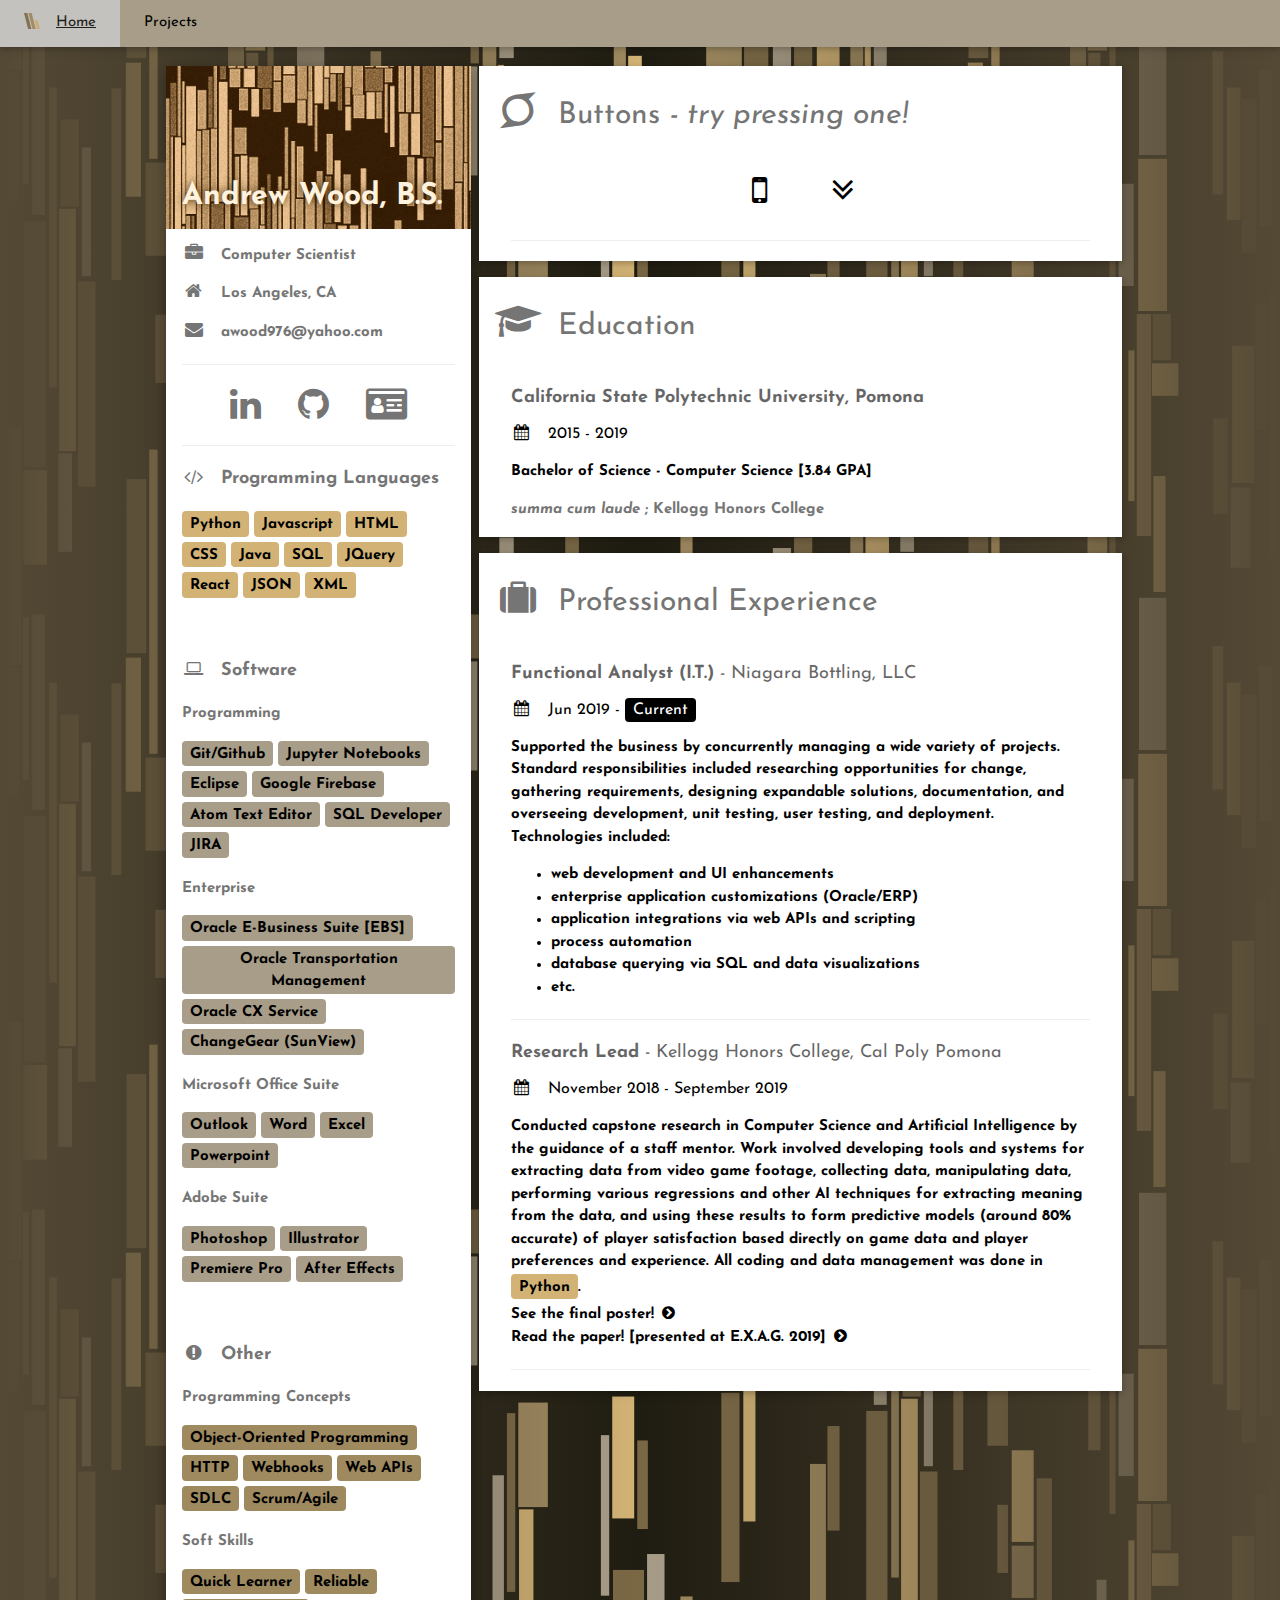
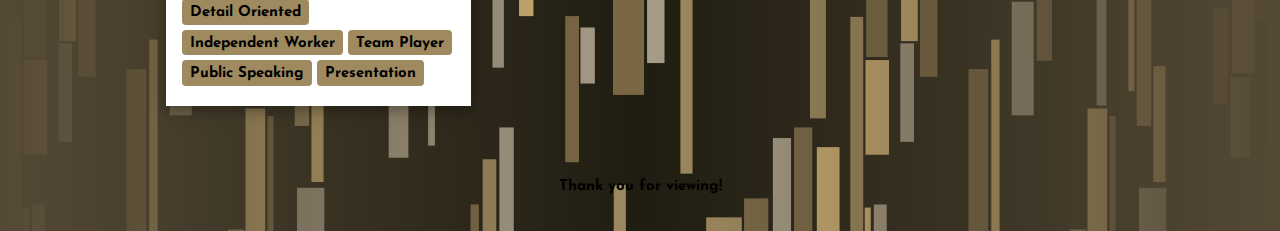
<file: index.html>
<!DOCTYPE html>
<html>
<head>
  <title>A. Wood</title>
  <meta charset="UTF-8">
  <meta name="viewport" content="width=device-width, initial-scale=1">
  <link rel="stylesheet" href="https://www.w3schools.com/w3css/4/w3.css">
  <link rel="stylesheet" href="https://www.w3schools.com/lib/w3-theme-orange.css">
  <link rel='stylesheet' href='https://fonts.googleapis.com/css?family=Josefin+Sans'>
  <link rel="stylesheet" href="https://cdnjs.cloudflare.com/ajax/libs/font-awesome/4.7.0/css/font-awesome.min.css">
  <link rel="stylesheet" href="styles/custom.css">
  <link rel="icon"
        type="images/png"
        href="images/favicon-32.png">
</head>

<body id="backdrop" class="w3-light-grey motion-scroll" style="background-image:linear-gradient(to right,#544935,rgba(0,0,0,0),#544935),url('images/altbackground.png');">

<!-- Navbar -->
<div class="w3-top">
  <div class="w3-bar w3-card" style="background:#a89d88ff;">
    <!-- <a class="w3-bar-item w3-button w3-padding-large w3-hide-medium w3-hide-large w3-right" href="javascript:void(0)" onclick="myFunction()" title="Toggle Navigation Menu"><i class="fa fa-bars"></i></a> -->
    <a href="#" class="w3-bar-item w3-button w3-padding-large"><img class="w3-margin-right" src="images/favicon-16.png" style="position:relative;left:0px;top:-2px"></img>Home</a>
    <a href="project-search.html" class="w3-bar-item w3-button w3-padding-large">Projects</a>
    <!-- <a href="#contact" class="w3-bar-item w3-button w3-padding-large w3-hide-small">Contact</a> -->
    <!-- <div class="w3-dropdown-hover w3-hide-small">
      <button class="w3-padding-large w3-button" title="More">MORE <i class="fa fa-caret-down"></i></button>
      <div class="w3-dropdown-content w3-bar-block w3-card-4">
        <a href="#" class="w3-bar-item w3-button">Merchandise</a>
        <a href="#" class="w3-bar-item w3-button">Extras</a>
        <a href="#" class="w3-bar-item w3-button">Media</a>
      </div>
    </div>
    <a href="javascript:void(0)" class="w3-padding-large w3-hover-red w3-hide-small w3-right"><i class="fa fa-search"></i></a> -->
  </div>
</div>

<!-- Page Container -->
<div class="w3-content w3-padding-16 w3-display-container" style="margin-top:50px;min-width:70%;">

  <!-- The Grid -->
  <div class="w3-row-padding">

    <!-- Left Column -->
    <div class="w3-third">

      <div class="w3-white w3-text-grey w3-card-4">
        <div class="w3-display-container">
          <img src="images/NameHeader.png" style="width:100%;min-height:75px" alt="Design">
          <div class="w3-display-bottomleft w3-container" style="color:#fff3e0;text-shadow: 0px 0px 10px #3d2600;">
            <h2><b>Andrew Wood, B.S.</d></h2>
          </div>
        </div>
        <div class="w3-container">
          <p><i class="fa fa-briefcase fa-fw w3-margin-right w3-large w3-text-theme"></i>Computer Scientist</p>
          <p><i class="fa fa-home fa-fw w3-margin-right w3-large w3-text-theme"></i>Los Angeles, CA</p>
          <p><i class="fa fa-envelope fa-fw w3-margin-right w3-large w3-text-theme"></i>awood976@yahoo.com</p>
          <hr>
          <div class="w3-container w3-text-theme w3-center">
            <a title="LinkedIn Profile" href="https://www.linkedin.com/in/awood976/" target="_blank"><i class="fa fa-linkedin w3-xxlarge w3-hover-opacity w3-margin-right w3-margin-left"></i></a>
            <a title="Github Profile" href="https://github.com/awood976/" target="_blank"><i class="fa fa-github w3-xxlarge w3-hover-opacity w3-margin-right w3-margin-left"></i></a>
            <a title="General Resume - PDF" href="items/Resume.pdf" target="_blank"><i class="fa fa-id-card w3-xxlarge w3-hover-opacity w3-margin-right w3-margin-left"></i></a>
          </div>
          <hr>

          <!-- <p class="w3-text-theme">Click a tag to see examples!</p> -->
          <p class="w3-large"><b><i class="fa fa-code fa-fw w3-margin-right w3-text-theme"></i>Programming Languages</b></p>
          <p><span class="w3-tag w3-round tag-language">Python</span>
            <span class="w3-tag w3-round tag-language">Javascript</span>
            <span class="w3-tag w3-round tag-language">HTML</span>
            <span class="w3-tag w3-round tag-language">CSS</span>
            <span class="w3-tag w3-round tag-language">Java</span>
            <span class="w3-tag w3-round tag-language">SQL</span>
            <span class="w3-tag w3-round tag-language">JQuery</span>
            <span class="w3-tag w3-round tag-language">React</span>
            <span class="w3-tag w3-round tag-language">JSON</span>
            <span class="w3-tag w3-round tag-language">XML</span>
          </p>
          <br>
          <p class="w3-large"><b><i class="fa fa-laptop fa-fw w3-margin-right w3-text-theme"></i>Software</b></p>
          <p class="w3-text-theme">Programming</p>
          <p><span class="w3-tag w3-round tag-software">Git/Github</span>
            <span class="w3-tag w3-round tag-software">Jupyter Notebooks</span>
            <span class="w3-tag w3-round tag-software">Eclipse</span>
            <span class="w3-tag w3-round tag-software">Google Firebase</span>
            <span class="w3-tag w3-round tag-software">Atom Text Editor</span>
            <span class="w3-tag w3-round tag-software">SQL Developer</span>
            <span class="w3-tag w3-round tag-software">JIRA</span>
          </p>
          <p class="w3-text-theme">Enterprise</p>
          <p><span class="w3-tag w3-round tag-software">Oracle E-Business Suite [EBS]</span>
            <span class="w3-tag w3-round tag-software">Oracle Transportation Management</span>
            <span class="w3-tag w3-round tag-software">Oracle CX Service</span>
            <span class="w3-tag w3-round tag-software">ChangeGear (SunView)</span>
          </p>
          <p class="w3-text-theme">Microsoft Office Suite</p>
          <p><span class="w3-tag w3-round tag-software">Outlook</span>
            <span class="w3-tag w3-round tag-software">Word</span>
            <span class="w3-tag w3-round tag-software">Excel</span>
            <span class="w3-tag w3-round tag-software">Powerpoint</span>
          </p>
          <p class="w3-text-theme">Adobe Suite</p>
          <p><span class="w3-tag w3-round tag-software">Photoshop</span>
            <span class="w3-tag w3-round tag-software">Illustrator</span>
            <span class="w3-tag w3-round tag-software">Premiere Pro</span>
            <span class="w3-tag w3-round tag-software">After Effects</span>
          </p>
          <br>
          <p class="w3-large"><b><i class="fa fa-exclamation-circle fa-fw w3-margin-right w3-text-theme"></i>Other</b></p>
          <p class="w3-text-theme">Programming Concepts</p>
          <p><span class="w3-tag w3-round tag-other">Object-Oriented Programming</span>
            <span class="w3-tag w3-round tag-other">HTTP</span>
            <span class="w3-tag w3-round tag-other">Webhooks</span>
            <span class="w3-tag w3-round tag-other">Web APIs</span>
            <span class="w3-tag w3-round tag-other">SDLC</span>
            <span class="w3-tag w3-round tag-other">Scrum/Agile</span>
          </p>
          <p class="w3-text-theme">Soft Skills</p>
          <p><span class="w3-tag w3-round tag-other">Quick Learner</span>
            <span class="w3-tag w3-round tag-other">Reliable</span>
            <span class="w3-tag w3-round tag-other">Detail Oriented</span>
            <span class="w3-tag w3-round tag-other">Independent Worker</span>
            <span class="w3-tag w3-round tag-other">Team Player</span>
            <span class="w3-tag w3-round tag-other">Public Speaking</span>
            <span class="w3-tag w3-round tag-other">Presentation</span>
          </p>
          <!-- <p class="w3-large w3-text-theme"><b><i class="fa fa-globe fa-fw w3-margin-right w3-text-theme"></i>Languages</b></p>
          <p>English</p>
          <div class="w3-light-grey w3-round-xlarge">
            <div class="w3-round-xlarge w3-theme" style="height:24px;width:100%"></div>
          </div>
          <p>Spanish</p>
          <div class="w3-light-grey w3-round-xlarge">
            <div class="w3-round-xlarge w3-theme" style="height:24px;width:55%"></div>
          </div>
          <p>German</p>
          <div class="w3-light-grey w3-round-xlarge">
            <div class="w3-round-xlarge w3-theme" style="height:24px;width:25%"></div>
          </div>
          <br> -->

        </div>
      </div><br>

    <!-- End Left Column -->
    </div>

    <!-- Right Column -->
    <div class="w3-twothird">

      <!-- Buttons -->
      <div class="w3-container w3-card w3-white w3-margin-bottom">
        <h2 class="w3-text-grey w3-padding-16"><i class="fa fa-superpowers fa-fw w3-margin-right w3-xxlarge w3-text-theme"></i>Buttons <i> - try pressing one!</i></h2>
        <div class="w3-container w3-center">
          <button title="View mobile compatibility window." class="w3-button w3-round-large" onclick="mobileWindow()"><i class="fa fa-mobile fa-fw w3-xxlarge w3-text-theme"></i></button>
          <button title="Toggle scroll effect of backdrop." class="w3-button w3-round-large" onclick="toggleRainEffect('backdrop')"><i class="fa fa-angle-double-down fa-fw w3-xxlarge w3-text-theme"></i></button>
          <hr>
        </div>
      </div>

      <!-- Education Section -->
      <div class="w3-container w3-card w3-white w3-margin-bottom">
        <h2 class="w3-text-grey w3-padding-16"><i class="fa fa-graduation-cap fa-fw w3-margin-right w3-xxlarge w3-text-theme"></i>Education</h2>
        <div class="w3-container">
          <h5 class="w3-opacity"><b>California State Polytechnic University, Pomona</b></h5>
          <h6 class="w3-text-theme"><i class="fa fa-calendar fa-fw w3-margin-right"></i>2015 - 2019</h6>
          <p>Bachelor of Science - Computer Science [3.84 GPA]</p>
          <p class="w3-text-grey"><em>summa cum laude </em>; Kellogg Honors College</p>
        </div>
      </div>

      <!-- Work Experience -->
      <div class="w3-container w3-card w3-white w3-margin-bottom">
        <h2 class="w3-text-grey w3-padding-16"><i class="fa fa-suitcase fa-fw w3-margin-right w3-xxlarge w3-text-theme"></i>Professional Experience</h2>
        <div class="w3-container">
          <h5 class="w3-opacity"><b>Functional Analyst (I.T.)</b> - Niagara Bottling, LLC</h5>
          <h6 class="w3-text-theme"><i class="fa fa-calendar fa-fw w3-margin-right"></i>Jun 2019 - <span class="w3-tag w3-theme w3-round">Current</span></h6>
          <p>Supported the business by concurrently managing a wide variety of projects. Standard responsibilities included researching opportunities for change,
            gathering requirements, designing expandable solutions, documentation, and overseeing development, unit testing, user testing, and deployment.
             Technologies included:<br><ul>
               <li>web development and UI enhancements</li>
               <li>enterprise application customizations (Oracle/ERP)</li>
               <li>application integrations via web APIs and scripting</li>
               <li>process automation</li>
               <li>database querying via SQL and data visualizations</li>
               <li>etc.</li>
             </ul>
          </p>
          <hr>
          <h5 class="w3-opacity"><b>Research Lead</b> - Kellogg Honors College, Cal Poly Pomona</h5>
          <h6 class="w3-text-theme"><i class="fa fa-calendar fa-fw w3-margin-right"></i>November 2018 - September 2019</h6>
          <p>Conducted capstone research in Computer Science and Artificial Intelligence by the guidance of a staff
            mentor. Work involved developing tools and systems for extracting data from video game footage, collecting data,
            manipulating data, performing various regressions and other AI techniques for extracting meaning from the data,
            and using these results to form predictive models (around 80% accurate) of player satisfaction based directly on
            game data and player preferences and experience. All coding and data management was done in <span class="w3-tag w3-round tag-language">Python</span>.
            <br><a class="w3-text-theme" href="items/KHCCapstonePoster.pdf" target="_blank">See the final poster!  <i class="fa fa-chevron-circle-right fa-fw w3-margin-right"></i></a>
            <br><a class="w3-text-theme" href="items/EXAG.pdf" target="_blank">Read the paper! [presented at E.X.A.G. 2019] <i class="fa fa-chevron-circle-right fa-fw w3-margin-right"></i></a>
          </p>
          <hr>
        </div>
      </div>

    <!-- End Right Column -->
    </div>

  <!-- End Grid -->
  </div>

<!-- End Page Container -->
</div>

<footer class="w3-container w3-theme w3-center w3-section w3-padding-16">
  <p style="margin:0px;">Thank you for viewing!</p>
  <!-- <i class="fa fa-instagram w3-hover-opacity"></i> -->
  <!-- <i class="fa fa-snapchat w3-hover-opacity"></i> -->
  <!-- <i class="fa fa-pinterest-p w3-hover-opacity"></i> -->
  <!-- <i class="fa fa-twitter w3-hover-opacity"></i> -->
  <!-- <p>Powered by <a href="https://www.w3schools.com/w3css/default.asp" target="_blank">w3.css</a></p> -->
</footer>
<script src="scripts/buttonfunctions.js"></script>
</body>
</html>
</file>
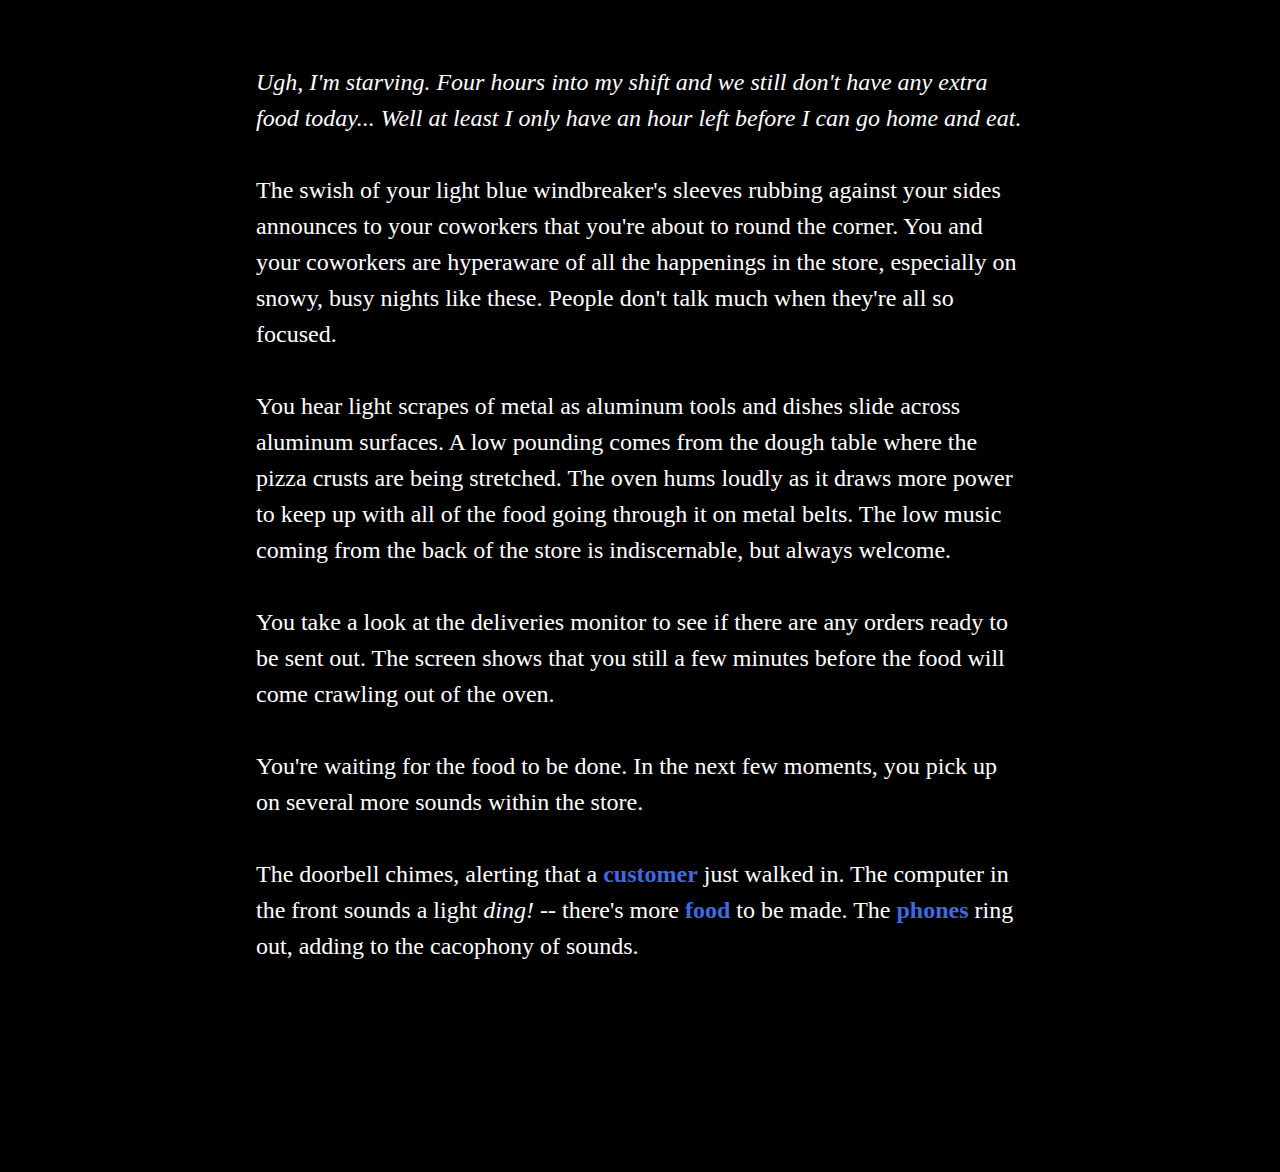
<file: projects/Delivery(Published).html>
<!DOCTYPE html>
<html>
<head>
<meta charset="utf-8">
<title>Delivery</title>
<style title="Twine CSS">@-webkit-keyframes appear{0%{opacity:0}to{opacity:1}}@keyframes appear{0%{opacity:0}to{opacity:1}}@-webkit-keyframes fade-in-out{0%,to{opacity:0}50%{opacity:1}}@keyframes fade-in-out{0%,to{opacity:0}50%{opacity:1}}@-webkit-keyframes rumble{50%{-webkit-transform:translateY(-0.2em);transform:translateY(-0.2em)}}@keyframes rumble{50%{-webkit-transform:translateY(-0.2em);transform:translateY(-0.2em)}}@-webkit-keyframes shudder{50%{-webkit-transform:translateX(0.2em);transform:translateX(0.2em)}}@keyframes shudder{50%{-webkit-transform:translateX(0.2em);transform:translateX(0.2em)}}@-webkit-keyframes box-flash{0%{background-color:white;color:white}}@keyframes box-flash{0%{background-color:white;color:white}}@-webkit-keyframes pulse{0%{-webkit-transform:scale(0, 0);transform:scale(0, 0)}20%{-webkit-transform:scale(1.2, 1.2);transform:scale(1.2, 1.2)}40%{-webkit-transform:scale(0.9, 0.9);transform:scale(0.9, 0.9)}60%{-webkit-transform:scale(1.05, 1.05);transform:scale(1.05, 1.05)}80%{-webkit-transform:scale(0.925, 0.925);transform:scale(0.925, 0.925)}to{-webkit-transform:scale(1, 1);transform:scale(1, 1)}}@keyframes pulse{0%{-webkit-transform:scale(0, 0);transform:scale(0, 0)}20%{-webkit-transform:scale(1.2, 1.2);transform:scale(1.2, 1.2)}40%{-webkit-transform:scale(0.9, 0.9);transform:scale(0.9, 0.9)}60%{-webkit-transform:scale(1.05, 1.05);transform:scale(1.05, 1.05)}80%{-webkit-transform:scale(0.925, 0.925);transform:scale(0.925, 0.925)}to{-webkit-transform:scale(1, 1);transform:scale(1, 1)}}@-webkit-keyframes shudder-in{0%, to{-webkit-transform:translateX(0em);transform:translateX(0em)}5%, 25%, 45%{-webkit-transform:translateX(-1em);transform:translateX(-1em)}15%, 35%, 55%{-webkit-transform:translateX(1em);transform:translateX(1em)}65%{-webkit-transform:translateX(-0.6em);transform:translateX(-0.6em)}75%{-webkit-transform:translateX(0.6em);transform:translateX(0.6em)}85%{-webkit-transform:translateX(-0.2em);transform:translateX(-0.2em)}95%{-webkit-transform:translateX(0.2em);transform:translateX(0.2em)}}@keyframes shudder-in{0%, to{-webkit-transform:translateX(0em);transform:translateX(0em)}5%, 25%, 45%{-webkit-transform:translateX(-1em);transform:translateX(-1em)}15%, 35%, 55%{-webkit-transform:translateX(1em);transform:translateX(1em)}65%{-webkit-transform:translateX(-0.6em);transform:translateX(-0.6em)}75%{-webkit-transform:translateX(0.6em);transform:translateX(0.6em)}85%{-webkit-transform:translateX(-0.2em);transform:translateX(-0.2em)}95%{-webkit-transform:translateX(0.2em);transform:translateX(0.2em)}}.debug-mode tw-expression[type=hookref]{background-color:rgba(115,123,140,0.15)}.debug-mode tw-expression[type=hookref]::after{font-size:0.8rem;padding-left:0.2rem;padding-right:0.2rem;vertical-align:top;content:"?" attr(name)}.debug-mode tw-expression[type=variable]{background-color:rgba(140,128,115,0.15)}.debug-mode tw-expression[type=variable]::after{font-size:0.8rem;padding-left:0.2rem;padding-right:0.2rem;vertical-align:top;content:"$" attr(name)}.debug-mode tw-expression[type=tempVariable]{background-color:rgba(140,128,115,0.15)}.debug-mode tw-expression[type=tempVariable]::after{font-size:0.8rem;padding-left:0.2rem;padding-right:0.2rem;vertical-align:top;content:"_" attr(name)}.debug-mode tw-expression[type=macro]:nth-of-type(4n+0){background-color:rgba(136,153,102,0.15)}.debug-mode tw-expression[type=macro]:nth-of-type(2n+1){background-color:rgba(102,153,102,0.15)}.debug-mode tw-expression[type=macro]:nth-of-type(4n+2){background-color:rgba(102,153,136,0.15)}.debug-mode tw-expression[type=macro][name="display"]{background-color:rgba(0,170,255,0.1) !important}.debug-mode tw-expression[type=macro][name="if"],.debug-mode tw-expression[type=macro][name="if"]+tw-hook:not([name]),.debug-mode tw-expression[type=macro][name="unless"],.debug-mode tw-expression[type=macro][name="unless"]+tw-hook:not([name]),.debug-mode tw-expression[type=macro][name="elseif"],.debug-mode tw-expression[type=macro][name="elseif"]+tw-hook:not([name]),.debug-mode tw-expression[type=macro][name="else"],.debug-mode tw-expression[type=macro][name="else"]+tw-hook:not([name]){background-color:rgba(0,255,0,0.1) !important}.debug-mode tw-expression[type=macro].false{background-color:rgba(255,0,0,0.2) !important}.debug-mode tw-expression[type=macro].false+tw-hook:not([name]){display:none}.debug-mode tw-expression[type=macro][name="a"],.debug-mode tw-expression[type=macro][name="array"],.debug-mode tw-expression[type=macro][name="datamap"],.debug-mode tw-expression[type=macro][name="dataset"],.debug-mode tw-expression[type=macro][name="colour"],.debug-mode tw-expression[type=macro][name="color"],.debug-mode tw-expression[type=macro][name="num"],.debug-mode tw-expression[type=macro][name="number"],.debug-mode tw-expression[type=macro][name="text"],.debug-mode tw-expression[type=macro][name="print"]{background-color:rgba(255,255,0,0.2) !important}.debug-mode tw-expression[type=macro][name="put"],.debug-mode tw-expression[type=macro][name="set"]{background-color:rgba(255,128,0,0.2) !important}.debug-mode tw-expression[type=macro][name="script"]{background-color:rgba(255,191,0,0.2) !important}.debug-mode tw-expression[type=macro][name="style"]{background-color:rgba(185,198,198,0.2) !important}.debug-mode tw-expression[type=macro][name^="link"],.debug-mode tw-expression[type=macro][name^="click"],.debug-mode tw-expression[type=macro][name^="mouseover"],.debug-mode tw-expression[type=macro][name^="mouseout"]{background-color:rgba(128,223,32,0.2) !important}.debug-mode tw-expression[type=macro][name^="replace"],.debug-mode tw-expression[type=macro][name^="prepend"],.debug-mode tw-expression[type=macro][name^="append"],.debug-mode tw-expression[type=macro][name^="remove"]{background-color:rgba(223,96,32,0.2) !important}.debug-mode tw-expression[type=macro][name="live"]{background-color:rgba(32,96,223,0.2) !important}.debug-mode tw-expression[type=macro]::before{content:"(" attr(name) ":)";padding:0 0.5rem;font-size:1rem;vertical-align:middle;line-height:normal;background-color:inherit;border:1px solid rgba(255,255,255,0.5)}.debug-mode tw-hook{background-color:rgba(0,85,255,0.1) !important}.debug-mode tw-hook::before{font-size:0.8rem;padding-left:0.2rem;padding-right:0.2rem;vertical-align:top;content:"["}.debug-mode tw-hook::after{font-size:0.8rem;padding-left:0.2rem;padding-right:0.2rem;vertical-align:top;content:"]"}.debug-mode tw-hook[name]::after{font-size:0.8rem;padding-left:0.2rem;padding-right:0.2rem;vertical-align:top;content:"]<" attr(name) "|"}.debug-mode tw-pseudo-hook{background-color:rgba(255,170,0,0.1) !important}.debug-mode tw-collapsed::before{font-size:0.8rem;padding-left:0.2rem;padding-right:0.2rem;vertical-align:top;content:"{"}.debug-mode tw-collapsed::after{font-size:0.8rem;padding-left:0.2rem;padding-right:0.2rem;vertical-align:top;content:"}"}.debug-mode tw-verbatim::before,.debug-mode tw-verbatim::after{font-size:0.8rem;padding-left:0.2rem;padding-right:0.2rem;vertical-align:top;content:"`"}.debug-mode tw-align[style*="text-align: center"]{background:linear-gradient(to right, rgba(255,204,189,0) 0%, rgba(255,204,189,0.25) 50%, rgba(255,204,189,0) 100%)}.debug-mode tw-align[style*="text-align: left"]{background:linear-gradient(to right, rgba(255,204,189,0.25) 0%, rgba(255,204,189,0) 100%)}.debug-mode tw-align[style*="text-align: right"]{background:linear-gradient(to right, rgba(255,204,189,0) 0%, rgba(255,204,189,0.25) 100%)}.debug-mode tw-column{background-color:rgba(189,228,255,0.2)}.debug-mode tw-enchantment{animation:enchantment 0.5s infinite;-webkit-animation:enchantment 0.5s infinite;border:1px solid}.debug-mode tw-link::after,.debug-mode tw-broken-link::after{font-size:0.8rem;padding-left:0.2rem;padding-right:0.2rem;vertical-align:top;content:attr(passage-name)}.debug-mode tw-include{background-color:rgba(204,128,51,0.1)}.debug-mode tw-include::before{font-size:0.8rem;padding-left:0.2rem;padding-right:0.2rem;vertical-align:top;content:attr(type) ' "' attr(title) '"'}@keyframes enchantment{0%,to{border-color:#ffb366}50%{border-color:#6fc}}@-webkit-keyframes enchantment{0%,to{border-color:#ffb366}50%{border-color:#6fc}}tw-debugger{position:fixed;box-sizing:border-box;bottom:0;right:0;z-index:999999;min-width:10em;min-height:1em;padding:1em;font-size:1.25em;font-family:sans-serif;border-left:solid #000 2px;border-top:solid #000 2px;border-top-left-radius:.5em;background:#fff;opacity:1}tw-debugger select{margin-right:1em;width:12em}tw-debugger button{border-radius:3px;border:solid #999 1px;margin:auto 4px;background-color:#fff;font-size:inherit}tw-debugger button.enabled{background-color:#eee;box-shadow:inset #ddd 3px 5px 0.5em}tw-debugger .variables{display:-webkit-box;display:-webkit-flex;display:-moz-flex;display:-ms-flexbox;display:flex;-webkit-box-direction:normal;-webkit-box-orient:vertical;-webkit-flex-direction:column;-moz-flex-direction:column;-ms-flex-direction:column;flex-direction:column;position:absolute;bottom:100%;left:-2px;right:0;padding:1em;max-height:40vh;overflow-y:scroll;overflow-x:hidden;z-index:999998;background:#fff;border:inherit;border-top-left-radius:.5em;border-bottom-left-radius:.5em;font-size:0.8em}tw-debugger .variables:empty,tw-debugger .variables[hidden]{display:none}tw-debugger .variables .variable-row{display:-webkit-box;display:-webkit-flex;display:-moz-flex;display:-ms-flexbox;display:flex;-webkit-box-direction:normal;-webkit-box-orient:horizontal;-webkit-flex-direction:row;-moz-flex-direction:row;-ms-flex-direction:row;flex-direction:row;flex-shrink:0}tw-debugger .variables .variable-row:nth-child(2n){background:#EEE}tw-debugger .variables .variable-name{display:inline-block;width:50%}tw-debugger .variables .variable-name::before{content:"$"}tw-debugger .variables .variable-name.temporary::before{content:"_"}tw-debugger .variables .variable-name .temporary-variable-scope{opacity:0.8;font-size:0.75em}tw-debugger .variables .variable-name .temporary-variable-scope::before{content:" in "}tw-debugger .variables .variable-value{display:inline-block;width:50%}tw-link,.link,tw-icon,.enchantment-clickblock{cursor:pointer}tw-link,.enchantment-link{color:#4169E1;font-weight:bold;text-decoration:none;transition:color 0.2s ease-in-out}tw-enchantment[style^="color"] tw-link:not(:hover),tw-enchantment[style*=" color"] tw-link:not(:hover),tw-enchantment[style^="color"] .enchantment-link:not(:hover),tw-enchantment[style*=" color"] .enchantment-link:not(:hover){color:inherit}tw-link:hover,.enchantment-link:hover{color:#00bfff}tw-link:active,.enchantment-link:active{color:#DD4B39}.visited{color:#6941e1}tw-enchantment[style^="color"] .visited:not(:hover),tw-enchantment[style*=" color"] .visited:not(:hover){color:inherit}.visited:hover{color:#E3E}tw-broken-link{color:#993333;border-bottom:2px solid #993333;cursor:not-allowed}tw-enchantment[style^="color"] tw-broken-link:not(:hover),tw-enchantment[style*=" color"] tw-broken-link:not(:hover){color:inherit}.enchantment-mouseover{border-bottom:1px dashed #666}.enchantment-mouseout{border:rgba(64,149,191,0.25) 1px solid}.enchantment-mouseout:hover{background-color:rgba(64,149,191,0.25);border:transparent 1px solid;border-radius:0.2em}.enchantment-clickblock{box-shadow:inset 0 0 0 0.5vmax;display:block;color:rgba(65,105,225,0.5);transition:color 0.2s ease-in-out}.enchantment-clickblock:hover{color:rgba(0,191,255,0.5)}.enchantment-clickblock:active{color:rgba(222,78,59,0.5)}html{margin:0;height:100%;overflow-x:hidden}*,:before,:after{position:relative;box-sizing:inherit}body{margin:0;height:100%}tw-storydata{display:none}tw-story{display:-webkit-box;display:-webkit-flex;display:-moz-flex;display:-ms-flexbox;display:flex;-webkit-box-direction:normal;-webkit-box-orient:vertical;-webkit-flex-direction:column;-moz-flex-direction:column;-ms-flex-direction:column;flex-direction:column;font:100% Georgia, serif;box-sizing:border-box;width:100%;min-height:100%;font-size:1.5em;line-height:1.5em;padding:5% 20%;margin:0;background-color:#000;color:#fff}tw-passage{display:block}br+br{display:block;height:0;margin:0.8ex 0}tw-sidebar{left:-5em;width:3em;position:absolute;text-align:center;display:block}tw-icon{display:block;margin:0.5em 0;opacity:0.1;font-size:2.75em}tw-icon:hover{opacity:0.3}tw-hook:empty,tw-expression:empty{display:none}tw-error{display:inline-block;border-radius:0.2em;padding:0.2em;font-size:1rem;cursor:help}tw-error.error{background-color:rgba(223,58,190,0.4);color:#fff}tw-error.warning{background-color:rgba(223,140,58,0.4);color:#fff;display:none}.debug-mode tw-error.warning{display:inline}tw-error-explanation{display:block;font-size:0.8rem;line-height:1rem}tw-error-explanation-button{cursor:pointer;line-height:0em;border-radius:1px;border:1px solid black;font-size:0.8rem;margin:0 0.4rem;opacity:0.5}tw-error-explanation-button .folddown-arrowhead{display:inline-block}tw-notifier{border-radius:0.2em;padding:0.2em;font-size:1rem;background-color:rgba(223,182,58,0.4);display:none}.debug-mode tw-notifier{display:inline}tw-notifier::before{content:attr(message)}tw-colour{border:1px solid black;display:inline-block;width:1em;height:1em}h1{font-size:3em}h2{font-size:2.25em}h3{font-size:1.75em}h1,h2,h3,h4,h5,h6{line-height:1em;margin:0.3em 0 0.6em 0}pre{font-size:1rem}small{font-size:70%}big{font-size:120%}mark{color:rgba(0,0,0,0.6);background-color:#ff9}ins{color:rgba(0,0,0,0.6);background-color:rgba(255,242,204,0.5);border-radius:0.5em;box-shadow:0em 0em 0.2em #ffe699;text-decoration:none}center{text-align:center;margin:0 auto;width:60%}blink{text-decoration:none;animation:fade-in-out 1s steps(1, end) infinite alternate;-webkit-animation:fade-in-out 1s steps(1, end) infinite alternate}tw-align{display:block}tw-columns{display:-webkit-box;display:-webkit-flex;display:-moz-flex;display:-ms-flexbox;display:flex;-webkit-box-direction:normal;-webkit-box-orient:horizontal;-webkit-flex-direction:row;-moz-flex-direction:row;-ms-flex-direction:row;flex-direction:row;-webkit-box-pack:justify;-ms-flex-pack:justify;-webkit-justify-content:space-between;-moz-justify-content:space-between;justify-content:space-between}tw-outline{color:white;text-shadow:-1px -1px 0 #000, 1px -1px 0 #000, -1px 1px 0 #000, 1px 1px 0 #000}tw-shadow{text-shadow:0.08em 0.08em 0.08em #000}tw-emboss{text-shadow:0.08em 0.08em 0em #000;color:white}tw-condense{letter-spacing:-0.08em}tw-expand{letter-spacing:0.1em}tw-blur{color:transparent;text-shadow:0em 0em 0.08em #000}tw-blurrier{color:transparent;text-shadow:0em 0em 0.2em #000}tw-blurrier::selection{background-color:transparent;color:transparent}tw-blurrier::-moz-selection{background-color:transparent;color:transparent}tw-smear{color:transparent;text-shadow:0em 0em 0.02em rgba(0,0,0,0.75),-0.2em 0em 0.5em rgba(0,0,0,0.5),0.2em 0em 0.5em rgba(0,0,0,0.5)}tw-mirror{display:inline-block;transform:scaleX(-1);-webkit-transform:scaleX(-1)}tw-upside-down{display:inline-block;transform:scaleY(-1);-webkit-transform:scaleY(-1)}tw-fade-in-out{text-decoration:none;animation:fade-in-out 2s ease-in-out infinite alternate;-webkit-animation:fade-in-out 2s ease-in-out infinite alternate}tw-rumble{-webkit-animation:rumble linear 0.1s 0s infinite;animation:rumble linear 0.1s 0s infinite;display:inline-block}tw-shudder{-webkit-animation:shudder linear 0.1s 0s infinite;animation:shudder linear 0.1s 0s infinite;display:inline-block}tw-shudder-in{animation:shudder-in 1s ease-out;-webkit-animation:shudder-in 1s ease-out}.transition-in{-webkit-animation:appear 0ms step-start;animation:appear 0ms step-start}.transition-out{-webkit-animation:appear 0ms step-end;animation:appear 0ms step-end}[data-t8n^=fade-in].transition-in{-webkit-animation:appear .8s;animation:appear .8s}[data-t8n^=fade-in].transition-out{display:none}[data-t8n^=dissolve].transition-in{-webkit-animation:appear .8s;animation:appear .8s}[data-t8n^=dissolve].transition-out{-webkit-animation:appear .8s reverse;animation:appear .8s reverse}[data-t8n^=shudder-in].transition-in,.transition-in[data-t8n^=shudder]{display:inline-block;-webkit-animation:shudder-in .8s;animation:shudder-in .8s}[data-t8n^=shudder-out].transition-out,.transition-out[data-t8n^=shudder]{display:inline-block;-webkit-animation:shudder-out .8s;animation:shudder-out .8s}[data-t8n^=boxflash].transition-in{-webkit-animation:box-flash .8s;animation:box-flash .8s}[data-t8n^=pulse].transition-in{-webkit-animation:pulse .8s;animation:pulse .8s;display:inline-block}[data-t8n^=pulse].transition-out{-webkit-animation:pulse .8s reverse;animation:pulse .8s reverse;display:inline-block}[data-t8n$=fast]{animation-duration:.4s;-webkit-animation-duration:.4s}[data-t8n$=slow]{animation-duration:1.6s;-webkit-animation-duration:1.6s}
</style>
</head>

<body>

<tw-story></tw-story>

<tw-storydata name="Delivery" startnode="1" creator="Twine" creator-version="2.2.1" ifid="57518BE3-D3DC-464E-AACB-F6E6CEDF4631" zoom="1" format="Harlowe" format-version="2.1.0" options="" hidden><style role="stylesheet" id="twine-user-stylesheet" type="text/twine-css">



</style><script role="script" id="twine-user-script" type="text/twine-javascript">



</script><tw-passagedata pid="1" name="Start" tags="" position="50,48" size="100,100">//Ugh, I&#39;m starving. Four hours into my shift and we still don&#39;t have any extra food today... Well at least I only have an hour left before I can go home and eat.//

The swish of your light blue windbreaker&#39;s sleeves rubbing against your sides announces to your coworkers that you&#39;re about to round the corner. You and your coworkers are hyperaware of all the happenings in the store, especially on snowy, busy nights like these. People don&#39;t talk much when they&#39;re all so focused.

You hear light scrapes of metal as aluminum tools and dishes slide across aluminum surfaces. A low pounding comes from the dough table where the pizza crusts are being stretched. The oven hums loudly as it draws more power to keep up with all of the food going through it on metal belts. The low music coming from the back of the store is indiscernable, but always welcome.

You take a look at the deliveries monitor to see if there are any orders ready to be sent out. The screen shows that you still a few minutes before the food will come crawling out of the oven.

You&#39;re waiting for the food to be done. In the next few moments, you pick up on several more sounds within the store.

The doorbell chimes, alerting that a [[customer-&gt;Mind the Customer]] just walked in. The computer in the front sounds a light //ding!// -- there&#39;s more [[food-&gt;Mind the Food]] to be made. The [[phones-&gt;Mind the Phones]] ring out, adding to the cacophony of sounds.

(set: $customer_handled to false)
(set: $food_handled to false)
(set: $phone_handled to false)
(set: $correct_sauce to false)</tw-passagedata><tw-passagedata pid="2" name="Mind the Customer" tags="" position="35,288" size="100,100">On light feet, you approach the front counter. 

&quot;How can I help you today?&quot;

She gives you the name on her order, and you look it up on the terminal in front of you. You&#39;ve pressed these keyboard keys thousands of times before. They&#39;re familiar with dancing and clacking by your fingers.

&quot;Okay, so your total is $13.12.&quot;

You see her pull out a credit card, but you hesitate to continue with your standard routine.

//I hate that we have to [[ask for I.D.-&gt;Check I.D.]] It only ever causes trouble and we always have to deal with these angry customers. Sometimes I just really [[don&#39;t-&gt;Don&#39;t Check]] want to.//

(set: $customer_handled to true)</tw-passagedata><tw-passagedata pid="3" name="Mind the Food" tags="" position="237,183" size="100,100">You walk past your coworkers and roll up your sleeves. For a minute, you add to the orchestra of sounds by running water from the sink to wash your hands. The faucets squeals and screams as hot water hisses [out]&lt;out|.

(click: ?out)[[Soap.]&lt;soap|]
(click: ?soap)[[Scrub.]&lt;scrub|]
(click: ?scrub)[[Rinse.]&lt;rinse|]
(click: ?rinse)[
You shut the water off. No more whistling. The sound of a plastic gear turning follows -- 3 times in quick succession -- as you pump paper towels from the dispenser. A quick, sharp tearing sound. Crumpling of the towel.

You walk over to the section of counter where the pizzas get their toppings. Aluminum slides over aluminum, speaking in place of your coworker; it tells you &#39;here is a pizza that needs toppings&#39;.

You do your job. //Ding!// The computer acknowledges your signal that the item is complete. You place it on the belt as the oven draws it in, humming louder with content.

//I enjoy helping with the food. [[What next?-&gt;Pose the Options]]//]

(set: $food_handled to true)</tw-passagedata><tw-passagedata pid="4" name="Mind the Phones" tags="" position="358,44" size="100,100">//My hands are free right now. I should probably [[get-&gt;Answer the Phone]] that...

Or I //could// just put it on [[hold-&gt;Phone on Hold]] and wait for someone else to grab it. Maybe I should just [[ignore-&gt;Pose the Options]] it and help with something else?//</tw-passagedata><tw-passagedata pid="5" name="Pose the Options" tags="" position="450,425" size="100,100">//I just want to be back on the road. How much [longer]&lt;longer| before I can take that order?//

(click: ?longer)[(set: $time_left to 5)(if: $customer_handled is true)[(set: $time_left to $time_left - 3)](if: $food_handled is true)[(set: $time_left to $time_left - 3)](if: $phone_handled is true)[(set: $time_left to $time_left - 2)](if: $time_left &gt; 0)[[$time_left minutes.]&lt;q| ]
(click: ?q)[

(if: $customer_handled is false)[Should I help that [[customer-&gt;Mind the Customer]]? They haven&#39;t been helped yet.] 
(if: $food_handled is false)[There is a lot of [[food-&gt;Mind the Food]] to make still. They can always use help with that.] 
(if: $phone_handled is false)[There&#39;s the [[phone-&gt;Mind the Phones]], too.]


](else: )[//Ah, it looks like that order is done! There&#39;s a few other orders [[ready now-&gt;Pick a Delivery]] as well.//]
]</tw-passagedata><tw-passagedata pid="6" name="Answer the Phone" tags="" position="568,151" size="100,100">&quot;Hello! How can I [help]&lt;help| you today?&quot;
(click: ?help)[
You hear [muffled voices]&lt;voices|.]
(click: ?voices)[
&quot;I&#39;m sorry, I didn&#39;t get that. Could you [repeat that]&lt;repeatthat| please?&quot;]
(click: ?repeatthat)[
A voice comes through, overwhelmed by [extraneous noise]&lt;noise|.]
(click: ?noise)[
//I bet they&#39;re driving with the window down. These kind of people are so frustrating to deal with.//

You picked up on &#39;delivery&#39;, &#39;cash&#39;, &#39;large pizza&#39;, &#39;pepperoni&#39;, and [something else]&lt;somethingelse|.]
(click: ?somethingelse)[(show: ?response)]
[//Did they say [&#39;white&#39;]&lt;white| sauce or [&#39;light&#39;]&lt;light| sauce? Should I just ask them to [repeat]&lt;repeat| it? They&#39;re already annoying though and I&#39;m barely picking up anything right now. It might just make them mad.//](response|
(click: ?white)[(set: $correct_sauce to true)(replace: ?response)[//I&#39;ll just take a guess.//(show: ?closing)]]
(click: ?light)[(set: $correct_sauce to false)(replace: ?response)[//I&#39;ll just take a guess.//(show: ?closing)]]
(click: ?repeat)[(set: $correct_sauce to true)(replace: ?response)[
&quot;I&#39;m sorry, I&#39;m still having some trouble hearing you. I have a large pepperoni pizza; and was that LIGHT sauce -- as in little -- or WHITE sauce -- as in the color?&quot;

She responds with, &#39;That&#39;s okay. White - the color - please.&#39;

You enter the order, glad you were able to clear that up. 
(show: ?closing)]]
[&quot;Okay so your total will be $14.21 and that will be delivered in 30. [[Thank you!-&gt;Pose the Options]]&quot;](closing|

(set: $phone_handled to true)</tw-passagedata><tw-passagedata pid="7" name="Phone on Hold" tags="" position="569,43" size="100,100">&quot;Hello, thank you for calling! We appreciate your business. Please hold and we will help you as [[soon-&gt;Pose the Options]] as we can.&quot;

//I&#39;m glad I have some nice coworkers that will help out when needed.//
(set: $phone_handled to true)</tw-passagedata><tw-passagedata pid="8" name="Pick a Delivery" tags="" position="699,425" size="100,100">//Which one should I take? 

Technically, going in order, I //should// take that first one towards the [[farms-&gt;Farm Delivery]]. They usually don&#39;t tip that great, and a lot of the farmers are weird people.

These two orders for the [[suburbs-&gt;Suburb Delivery]] are so close together, I could probably get some good tips by doubling up and taking both. 

That last one would usually tip the best, though. Those orders that go up the [[mountain-&gt;Mountain Delivery]] usually kill some time and tip really well. But the darkness and snow make it a bit scary...

I&#39;m sure I could get away with taking any of them...//</tw-passagedata><tw-passagedata pid="9" name="Farm Delivery" tags="" position="549,575" size="100,100">//I&#39;ll just take that farm order. At least it&#39;s a straight shot to get there.//

(display: &quot;Dispatch Description&quot;)

//It should take about 8 minutes to get there. Do I feel like listening to a [[podcast-&gt;Podcast Drive]] or [[music-&gt;Music Drive]]?//</tw-passagedata><tw-passagedata pid="10" name="Suburb Delivery" tags="" position="699,575" size="100,100">//I&#39;ll take this double. I should get going before anyone sees I&#39;m taking their run.//

(display: &quot;Dispatch Description&quot;)

//It&#39;s not too far. I&#39;ll just turn the radio on.//

You turn left out of the driveway, heading north toward the suburbs. It&#39;s a straight shot for about a mile down the main street, at which point you end up in the maze that is the suburbs. The streets are a [tangled]&lt;tangled| mess of curving streets, culdesacs, hills, and dips. 

(click: ?tangled)[//I know they had to build around the terrain of the mountains, but I really wish there was at least some sort of grid system. It&#39;s so easy to get confused with direction around here.//

Upon entering the suburbs, your GPS guides you. You always try to &#39;&#39;remember&#39;&#39; the way you navigate the streets, because it&#39;s often hard to get any phone signal in the suburbs to search &#39;&#39;how to [get back]&lt;back|.&#39;&#39;]

(click: ?back)[//Take the third street off the main road. Turn right. Follow the road as it bends left. Make the next right. You approach a &#39;T&#39; intersection. Take note that your second delivery is on your left at the &#39;T&#39;, but you have to turn right to drop off the first order. Make the next left. Follow the next bend to the left, and then make another left turn to get to the [[first house-&gt;First House]] at the end of the culdesac.//]</tw-passagedata><tw-passagedata pid="11" name="Mountain Delivery" tags="" position="849,575" size="100,100">//I&#39;ll take this one up the mountain. Hopefully they tip good. I should get going before anyone sees I&#39;m taking their run, though.//

(display: &quot;Dispatch Description&quot;)

//It&#39;s a good [distance]&lt;distance| away. I think I&#39;ll be off by the time I get back.//

(click: ?distance)[You turn left out of the driveway, heading north toward the suburbs. It&#39;s about a 6 minute drive following the main road. The road climbs uphill slowly. After about a mile and a half, the road banks right, encircling the majority of the suburbs below. The incline gets steeper. It begins to waver, curving left and right with the contours of the mountain. It&#39;s a slow [drive]&lt;drive| up the hill to where the bigger estates sit. You flash your high beams at each hairpin turn, just in case another car is oncoming from behind the bends.]

(click: ?drive)[Another few minutes pass as your car crawls up the perilous slick cement.

//I&#39;ve never gone this [high]&lt;high| up before.//]

(click: ?high)[The houses are more and more spaced out as you climb. Your GPS indicates the house is coming up on the left. You take a [look]&lt;look|.]

(click: ?look)[//It looks like the home is probably on this property behind the iron gate here. The house must be down the driveway at the opening in the gate ahead. I don&#39;t have much space to turn around on the road. I //could// just pull in the [[driveway-&gt;Mtn Driveway]]. Normally I like stopping on the [[street-&gt;Mtn Street]], but there just isn&#39;t much room up here.//]</tw-passagedata><tw-passagedata pid="12" name="Check I.D." tags="" position="34,418" size="100,100">//I guess I should just do it. I don&#39;t really want to get in trouble.//

&quot;Ma&#39;am, may I [please]&lt;please| see your I.D. with that?&quot;

(click: ?please)[She responds: &#39;What do [//you//]&lt;you| need it for? This is just a debit card?&#39;]

(click: ?you)[Your eyes desperately want to roll like the manic wheels of a sedan stuck in snow. Through sheer willpower, you manage to [refrain]&lt;refrain|.]

(click: ?refrain)[&quot;I&#39;m sorry ma&#39;am. Our manager requires we [check I.D.]&lt;check| with every card transaction.&quot;]

(click: ?check)[She answers back, waving her [card]&lt;card| around: &#39;But that makes no sense! Can&#39;t I just charge it as debit? Or does it have to be credit only?&#39;]

(click: ?card)[&quot;It will still charge as debit. It&#39;s just our store [policy...]&lt;policy|&quot;]

(click: ?policy)[With an exaggerated sigh, she opens her wallet back up, mumbling words to herself.

//Yeah, yeah. Just do it already. I just want to [[get out-&gt;Complete Carryout]] of here.//]</tw-passagedata><tw-passagedata pid="13" name="Don&#39;t Check" tags="" position="184,418" size="100,100">//[[Fuck it-&gt;Complete Carryout]]. We aren&#39;t paid enough here anyways.//</tw-passagedata><tw-passagedata pid="14" name="Complete Carryout" tags="" position="184,568" size="100,100">&quot;You can complete the transaction on that card reader in front of you. I&#39;m going to grab your receipt for you.&quot;

Soft taps from your nails on the touchscreen terminal verify the payment and send a signal to print the receipt. A brief pause catches your attention. It&#39;s not silence. There are sound waves of information assaulting your ears at all times. No, it&#39;s not silence. However, there is no mechanical whirring to confirm a printing receipt.

//There&#39;s always something more to do.//

There&#39;s a soft grind of cardboard sliding over grit as you reach down and drag the box containing replacement paper towards you. It&#39;s kept just below the register. You grab a new roll of receipt paper. A satisfying //click!// comes from the receipt printer as your finger presses down on the spring-loaded clasping mechanism that normally keeps it closed. You load the paper. The printer thanks you with a //Hhhr-chrr-hrr// as the receipt properly prints. A soft //rip// sounds as you take the receipt to hand to the customer, along with her food.

&quot;Sorry for the wait. Have a good evening!&quot;

No response.

//Of course. You can never win around here.//

The quiet winds draw your attention back [[outside-&gt;Pose the Options]]. You look forward through the glass that makes up the front wall of the store. It&#39;s dark, and you notice that the ice outside creates tiny refractive imitations of the dim bulbs across the street.

//Pretty.//</tw-passagedata><tw-passagedata pid="15" name="Dispatch Description" tags="" position="1022,575" size="100,100">You tap the computer screen a few times to notify the system that you&#39;re delivering the selected order. You walk over to the heated rack, where the food is kept warm until it&#39;s ready to go out the door.

You take one of the insulated bags off the lower shelf. You yank on the flap that folds over the bag&#39;s opening, loudly breaking the grasp of the velcro that holds the flap closed. You fit the boxes of food into the bag, where they will be protected from the cold. You lift the flap back over the opening on the bag, and do the same with your jacket&#39;s hood over your head. You get your car keys out of your pocket and keep them in your hand. After doing this same routine for so long, the motions come without thought. You realized early on that by doing this, you can minimize the time you spend exposed to the void of open air that separates the storefront from the encapsulation of your car. You walk up to the front door and turn around to face your coworkers -- both as a last minute check-in on the state of the store, and as a means of getting through the push-open door with both hands full. All those faces that you see almost daily remain occupied by the continuous demands of strangers; those strangers are remotely altering the state of the store from within the safety of their respective homes.

//What an interesting concept.//

Satisfied that everything is going okay inside, you step backward. The rush of saturated air chills your exposed hands and the side of your face, quickly reaching from one ear to the other. As you turn around to once again face your car, it becomes a mad dash to the haven.

//Not too mad. Take every step with intent and strength. It&#39;s too easy to slip.//

It&#39;s only a matter of seconds before you reach your small, reliable sedan, but the cold will always get to you first. The steam that escapes from the insulated bag -- now on your passenger-side seat -- smells of fresh pizza, and helps maintain the warm temperatures of the interior of your car.

You car accepts the key with a loud //crrrrr. Chck// one. //Chck// two. Twist the key one step further to ignite. The car wakes up with a soft-spoken engine. 

//I should double-check the address.//

You pull out your phone and enter the home address indicated on the food order.</tw-passagedata><tw-passagedata pid="16" name="Podcast Drive" tags="" position="387,722" size="100,100">//I&#39;ll go with a podcast. Listening to the same music all the time is boring and sometimes it gets me sleepy.//

You put your favorite podcast on. It&#39;s the newest episode from earlier this week. 

You turn left out of the driveway and onto the street. You make another left at the second signal, about half a mile north from the store. You&#39;ve been down this street countless times. You follow the path through the darkness and the snow as it leads you out of the small town. The voices on your stereo system keep you company and entertain you as you become ever-more isolated in the world. The density of buildings around you decreases by the minute, as the frequency of bends and hills increases.

[...]&lt;continue|

(click: ?continue)[After a few minutes of driving, your GPS rudely interrupts your podcast to notify you that the turnoff road is coming up in 1 mile. There&#39;s a lull in sound, and then the familiar voices of the podcast return to the stereo. They provide a wonderful [distraction]&lt;distraction| from your own wandering mind.]

(click: ?distraction)[//&quot;So I just read about this story on Reddit and I thought it was the funniest thing. We all know the internet likes to joke about millenials complaining and all that. So basically, it&#39;s this post where some guy is posting about how he would love to play this new game that just came out, but that he can&#39;t afford to buy it. Someone else replied to this post, saying &#39;check your inbox&#39; with a winky face. Everyone else started commenting things like &#39;ooh thats so cool, did you buy him the game?&#39; or &#39;no way buy me a copy too!&#39; and things like that. Apparently, the guy saw this and checked his inbox. When he opened the message that was sent to him, it just said &#39;Get a job.&#39; I just thought that was one of the funniest [--]&lt;pause|&quot;//]

(click: ?pause)[The podcast pauses.

//Ah, the stream must be buffering. I usually don&#39;t get very good service way out here.//

You slow down and carefully take a [look]&lt;look| at your phone.]

(click: ?look)[//Shit. I [missed]&lt;miss| my turn.//]

(click: ?miss)[This happens often when you&#39;re listening to podcasts. You look ahead for any headlights, and check your mirror for the same. Once you see it&#39;s safe, you make a smooth U-turn, making sure to go extra slow because the roads are still slick with moisture. The podcast resumes on its own, but you put it on pause to make sure you don&#39;t miss the turn again. The purr of your engine is the only sound to accompany that of the light winds and the tires on pavement. You make it back to the turnoff, and steer down the long, dark driveway. As you make your way down the road, looking for the ranch-style house that you&#39;re sure waits at the end, you realize you haven&#39;t yet seen it because there are [no apparent lights]&lt;lights| on.]

(click: ?lights)[//These places always freak me out at night. The lack of lights and this weather aren&#39;t helping.//

Eventually, you make out the shape of the home in the darkness. You slow down to a [stop]&lt;stop| in front of the home.]

(click: ?stop)[//Should I just take the food up to the door and [[knock-&gt;Knock Farm]]? I have the phone number here; I could [[call-&gt;Call Farm]] instead... Then I wouldn&#39;t have to wait in the cold for them to answer the door.//
(set: $order_late to true)]</tw-passagedata><tw-passagedata pid="17" name="Music Drive" tags="" position="537,722" size="100,100">//I&#39;ll go with music. Singing usually helps me feel less anxious about driving in that area.//

You put your favorite playlist on. It&#39;s just one of those days where you want to listen to some music you really know and enjoy, so that you can [sing along]&lt;sing|.

(click: ?sing)[The first note plays and you immediately know the song. You&#39;re singing along by the time the second beat sounds.

You turn left out of the driveway and onto the street. You make another left at the second signal, about half a mile north from the store. You&#39;ve been down this street countless times. You [follow the path]&lt;drive| through the darkness and the snow as it leads you out of the small town. The voices on your stereo system keep you company and entertain you as you become ever-more isolated in the world. The density of buildings around you decreases by the minute, as the frequency of bends and hills increases.]

(click: ?drive)[You follow the directions of the GPS on your phone. Eventually, it leads you off the main street and down a small road. You follow the road, lowering the music as you get closer to the house. It&#39;s really hard to see, especially because there seem to be no lights on at all. It&#39;s always uncomfortable to deliver to a house with no lights; typically that means that nobody is home, and there&#39;s also the natural human fear of the unknown.

//Should I just take the food up to the door and [[knock-&gt;Knock Farm]]? I have the phone number here; I could [[call-&gt;Call Farm]] instead... Then I wouldn&#39;t have to wait in the cold for them to answer the door, if they&#39;re even home.//]</tw-passagedata><tw-passagedata pid="18" name="Knock Farm" tags="" position="388,876" size="100,100">//My cell service isn&#39;t great out here anyways. I&#39;ll just suck it up and [knock]&lt;knock|.//

(click: ?knock)[Mentally, you brace once again for the cold. A soft click sounds as you pull on the door handle. You push it open on silent hinges. You get out of the car, and make your way to the front door of the house in the darkness, each step crunching gravel with snow. You take care in your steps, your limbs stiff and tense the whole way. You feel sore by the time you make it across those 50-and-some feet.

You step up onto the concrete platform and knock at the door. A few moments pass in [silence]&lt;silence|.] 

(click: ?silence)[//I wonder if [anyone]&lt;anyone| is even home.//]

(click: ?anyone)[Another moment passes before you hear rustling around inside. Footsteps indicate someone is definitely home. A boy answers the door. He looks like he&#39;s about 19 years old.

&#39;Oh hey. Sorry our porch light isn&#39;t working.&#39; he says.

&quot;No worries! I have your food here nice and hot. The total was $17.49.&quot;
(if: $order_late is true)[
&#39;I hope so. I didn&#39;t think it would take this long to get here. I guess with the snow it makes sense though.&#39;

&quot;Yeah, sorry about that. It gets pretty busy too with weather like this.
]
He hands you the money. You see that a $10 bill wraps a 5 and a few others. You pocket it without taking count -- you&#39;ve never been shorted before, so you usually don&#39;t bother taking the time to count it out at the door. You close the transaction with a &#39;thank you&#39; and &#39;have a good night&#39;, then make your way back to the [[car-&gt;Return]].]</tw-passagedata><tw-passagedata pid="19" name="Call Farm" tags="" position="537,876" size="100,100">//If I call, I also don&#39;t have to worry about anything bad happening in the dark. You never know around here.//

You turn on the cabin lights in your car so you can see the phone number on the order, and pull out your phone to call. The phone ringes twice, and then a [voice]&lt;voice| comes through.

(click: ?voice)[[&#39;Hello?&#39;]&lt;hello|]

(click: ?hello)[&quot;Hi, I&#39;m calling to let you know I&#39;ve just arrived with your food delivery. The total was [$17.49]&lt;total|.&quot;]

(click: ?total)[&#39;Okay, I&#39;ll be [right out]&lt;out| with the money.&#39;]

(click: ?out)[&quot;Thank you!&quot;

You hang up the phone and quickly get ready to make your way to the door. You brace once again for the cold, and cross the gap between your car and the front door of the home. Just as you step up onto the porch, you hear the door&#39;s lock tumble. The door swings inward, but the light still isn&#39;t turned on. A [boy]&lt;boy|, around 19 years old, appears from the darkness inside the house.]

(click: ?boy)[&#39;Oh hey. Sorry our porch light isn&#39;t working.&#39; he [says]&lt;says|.]

(click: ?says)[&quot;No worries! I have your food here nice and hot. The total again was $17.49.&quot;
(if: $order_late is true)[
&#39;I hope it&#39;s still warm. I didn&#39;t think it would take this long to get here. I guess with the snow it makes sense though.&#39;

&quot;Yeah, sorry about that. It gets pretty busy too with weather like this.
]
He hands you the money. You see that a $10 bill wraps a 5 and a few others. You pocket it without taking count -- you&#39;ve never been shorted before, so you usually don&#39;t bother taking the time to count it out at the door. You close the transaction with a &#39;thank you&#39; and &#39;have a good night&#39;, then make your way back to the [[car-&gt;Return]].]</tw-passagedata><tw-passagedata pid="20" name="First House" tags="" position="699,724" size="100,100">You pull up to the curb in front of the house at the end of the culdesac.

//[It&#39;s cold.]&lt;cold|//

(click: ?cold)[You see movement in the window, reassuring you that you&#39;re likely at the right house. The porch light being on is a good indicator as well. You brace for the cold. You make your way to the [door]&lt;door|.]

(click: ?door)[The food is in your left hand. You knock twice with your right. In only a few seconds, a friendly face appears from behind the door as it swings open.

&quot;Hello! [How are you doing]&lt;how| today?&quot;]

(click: ?how)[The man [responds]&lt;responds|. &#39;I&#39;m doing good, how about yourself?&#39;]

(click: ?responds)[You make friendly conversation.

&quot;Oh I&#39;m doing alright. The cold has been trying to get to me, but the hot food helps keep my car warm!&quot;

He laughs. You exchange his money for the food, exchange a few more words, and then make your way back to the [car]&lt;car|.]

(click: ?car)[//Alright. Now I have to &#39;&#39;[remember]&lt;remember|&#39;&#39; how to get to that other house.//]

(click: ?remember)[You turn around at the end of the culdesac and get back to the street you turned off of.

//Now was it [[right-&gt;Correct 1]] or [[left?-&gt;Wrong 1]]//]</tw-passagedata><tw-passagedata pid="21" name="Correct 1" tags="" position="646,875" size="100,100">//Okay, I think this was the right way. I remember following this curve to the left, so I&#39;ll keep going towards the right here.//

You approach an intersection.

//Now, do I keep going straight? No, that looks like another dead end. I think it was [[right-&gt;Correct 2]] here.//</tw-passagedata><tw-passagedata pid="22" name="Wrong 1" tags="" position="774,874" size="100,100">//No, this doesn&#39;t seem right at all. I haven&#39;t been down this street. Maybe I should [[turn around...-&gt;Correct 1]]//</tw-passagedata><tw-passagedata pid="23" name="Correct 2" tags="" position="648,996" size="100,100">//Yeah, it was definitely this way. Now I think the second house was straight ahead. I remember it was on my left, passing here before.//

You pull up to the second house.

The transaction goes smoothly, similar to the first. You try looking up directions to get back, but there&#39;s not much cell service around here. 

//I think I still remember how to get [back]&lt;back| from here.//

(click: ?back)[You turn the car around, and pull up to the &#39;T&#39; intersection you&#39;ve passed twice already.

//Now I remember turning right here the first time, and then going straight through the second time in order to get to the second house. To get back to the main road, then, do I go [[straight-&gt;Wrong]] or turn [[right-&gt;Correct 3]]?//]</tw-passagedata><tw-passagedata pid="24" name="Correct 3" tags="" position="647,1112" size="100,100">//Yes, it was right. I remember this street.//

You pull up to another &#39;T&#39; street. 

//Now I think this should be the last turn before the main road. Do I need to go [[right-&gt;Wrong]] or [[left-&gt;Correct 4]]?//</tw-passagedata><tw-passagedata pid="25" name="Correct 4" tags="" position="647,1228" size="100,100">You drive down the street.

//There it is! The main street is just ahead.//

You approach the road and slow to a stop. You look both ways for headlights in the darkness, and then -- seeing none -- turn left, back onto the main road.

//I hate trying to find my way through those streets. I don&#39;t think I&#39;ll ever remember them all, no matter how long I work here.//

You coast down the main road at a slow and steady pace. Eventually, you make it back into the parking lot outside your [[work-&gt;Go Inside]].

(set: $tips_made to 10)</tw-passagedata><tw-passagedata pid="26" name="Wrong" tags="" position="777,1075" size="100,100">//Something is [wrong]&lt;wrong| here.//

(click: ?wrong)[You turn the radio off so you can think. You try a series of turns to get back on route. The darkness of the streets suffocates your sense of direction. Seconds gather into minutes, and frustration builds as you wander.

You pause and [think]&lt;think|.]

(click: ?think)[//At least my car is warm. Everything is okay. Even though my GPS isn&#39;t working, I can probably just use it as a map. I just need to figure out [where]&lt;where| I am.//]

(click: ?where)[You pull up to the next intersection to see what street you&#39;re on. You take a couple minutes to check the map on your phone, and work out how to make it [back]&lt;back| to the main road.]

(click: ?back)[You navigate your way through the labrynth until you see the main road in front of you.

//Finally. Somehow, I ended up only a few blocks past where I turned off the road on my way here. At least now that I took so long, I should be off by the time I get [[back-&gt;Correct 4]].//]</tw-passagedata><tw-passagedata pid="27" name="Knock Mtn" tags="" position="884,873" size="100,100">//Oh well, I&#39;ll just try knocking.//

The first contact is always light, testing the volume and the stiffness of the door. You follow it with two more knocks, each louder than the previous, up to the limit of what would begin to hurt your knuckles.

Footsteps [[approach-&gt;Converse]].</tw-passagedata><tw-passagedata pid="28" name=" Doorbell Mtn" tags="" position="1008,873" size="100,100">You press the doorbell with your index finger. You always listen closely to see if you can hear it ring from inside.

//Ding!

...

Ding!

...

Ding!//

Footsteps [[approach-&gt;Converse]].</tw-passagedata><tw-passagedata pid="29" name="Return" tags="" position="465,1057" size="100,100">Back in the safety of your car, you buckle your seatbelt and start the engine for possibly the 20th time today. You head back to the main road, listening to the sound of the gravel shift beneath your tires. There&#39;s something oddly calming about the sound, despite it being the result of a grinding friction.

//Well that went [better]&lt;better| than I had hoped.//

(click: ?better)[You take in the serenity of the moment as you roll along that path. You&#39;re away from the residents from which you just visited, away from the town and your work, and away from the main road that lies ahead, where others travel. You completely forget to turn the stereo system back on as you [head towards the store]&lt;store|.]

(click: ?store)[You make your way down the road, mind wandering freely through the night. With little traffic left on the streets, the drive is a breeze. The only stop you make is at the signal in town. You slowly coast to the red [[light-&gt;Signal]], barely using your brakes to stop before the line. They release a quiet squeal in the cold.]</tw-passagedata><tw-passagedata pid="30" name="Converse" tags="" position="945,1002" size="100,100">A woman opens the door with a smile.

You greet her cheerfully. &quot;Hello! [How are you]&lt;how| doing tonight?&quot;

(click: ?how)[&#39;I&#39;m doing great! How about [yourself?]&lt;you|&#39;]

(click: ?you)[&quot;Oh I&#39;m good. It&#39;s just been getting so cold lately, but the hot food helps keep you warm.&quot;

She [laughs]&lt;laughs| politely.]

(click: ?laughs)[&quot;Alright, so I have a couple pizzas here and the [total]&lt;total| was $17.49.&quot;]

(click: ?total)[She quickly pulls her wallet out and removes the cash to hand to you. It&#39;s a bundle of single-dollar bills. You tuck it away in your pocket with the rest of the cash you carry for giving change. You thank her for her time and she closes the door behind you as you tiptoe (if: $correct_sauce is false)[[[back to the car-&gt;Trouble]]](if: $correct_sauce is true)[[[back to the car-&gt;Mtn Descent]]] in the cold.]</tw-passagedata><tw-passagedata pid="31" name="Go Inside" tags="" position="658,1368" size="100,100">Getting out of the car after a delivery has become a routine practice of efficiency. 

You remove the car key from its slot and tuck it in your left pocket. You remove your phone from its stand and tuck it in your right pocket. You gather the heat bags that held the food. Holding them in your right hand, you open the driver&#39;s-side door with your left and scoot out of the car. You push the car door closed and make your way to the [[storefront-&gt;Inside]].

The bustle has died down a bit.</tw-passagedata><tw-passagedata pid="32" name="Signal" tags="" position="468,1209" size="100,100">//I like this [signal]&lt;signal|.//

(click: ?signal)[//I pass by it with so many of my deliveries. Sometimes it stops me, even though there is no through traffic for me to yield to. It asks me to [slow down]&lt;slow|.//]

(click: ?slow)[//Relax.//]&lt;relax| 

(click: ?relax)[//Even if I had just left the store in a hurry with an order that&#39;s an hour late, this signal often gives me pause. It&#39;s a delay that I can&#39;t avoid, and I&#39;m reminded by it that [that&#39;s okay]&lt;okay|.//]

(click: ?okay)[Seeing movement through the windshield pulls you from your thoughts. You see a coworker passing by in their car, also coming back from a delivery. You each put your hand up -- a simple gesture of acknowledgement. All of the drivers do so on the road. You turn right, following them back to the store. You both turn into the driveway and [[park-&gt;Go Inside]].]

(set: $tips_made to 50)</tw-passagedata><tw-passagedata pid="33" name="Mtn Driveway" tags="" position="875,722" size="100,100">//There&#39;s really no harm in borrowing the driveway for a minute. My only concern is not having space to turn around because I usually don&#39;t like pulling out in reverse, but I&#39;m pretty sure there are two openings in the gate. That //usually// means there&#39;s a roundabout [drive]&lt;driveway|.//

(click: ?driveway)[You slowly pull into the double-wide roundabout driveway, mindful of the dip possibly scraping the front end of your car. The dip is small from the road to the incline of the driveway, before the pavement slopes back down to match the gradient of the recessed property. Your headlights reflect off of the many large windows of the home as you slowly roll down the drive. You stop your car in the few inches of snow that are settled next to the white SUV parked directly outside the front door. You see the obscured figure of a [person]&lt;person| walking within the home.]

(click: ?person)[//They probably saw me pull into the driveway. Hopefully they&#39;ll be at the door quickly, then.//

You open the car door, and the unobstructed wind greets you there near the top of the hill. You take the order from your car, and approach the front [door]&lt;door|.]

(click: ?door)[//Sometimes these heavy doors don&#39;t project [[knocking-&gt;Knock Mtn]] very well through these huge houses. On the other hand, a lot of people don&#39;t have working [[doorbells-&gt; Doorbell Mtn]].//]</tw-passagedata><tw-passagedata pid="34" name="Mtn Street" tags="" position="996,721" size="100,100">You slow down to a crawl as you approach the house. You turn the steering wheel left, rolling towards the driveway opening to give yourself a little more room to maneuver. You push the gearshift up-right-up into the reverse position. You look left, back and to the right, and then watch your rear-view mirror as you lift your foot slowly off the brake and crank the wheel all the way to the right. You press the brake pedal down again after moving only a few feet; you can never be too safe on these mountain roads. You switch back into drive and turn the wheel left to [pull up]&lt;pullup| by the curb, stopping on a small section of snow to help keep your car from rolling.

(click: ?pullup)[You gather the food from your car. The unobstructed wind greets you there near the top of the hill. As you begin making your way down the driveway, you notice [someone]&lt;someone| moving through the home.]

(click: ?someone)[//They probably saw me pull up out front. Hopefully they&#39;ll be at the door quickly, then.//

You walk up around the white SUV that&#39;s parked on the driveway, and step onto the doormatt welcoming you. You look up at the massive, carved wooden doors. You admire the embossed curves resembling vines and leaves in the solid, stained wood. You notice the way that the soft yellow interior lighting highlights the many different textures etched into the glass panels that break up the center mass of the [doors]&lt;doors|.]

(click: ?doors)[//Sometimes these heavy doors don&#39;t project [[knocking-&gt;Knock Mtn]] very well through these huge houses. On the other hand, a lot of people don&#39;t have working [[doorbells-&gt; Doorbell Mtn]].//]</tw-passagedata><tw-passagedata pid="35" name="Mtn Descent" tags="" position="945,1209" size="100,100">The descent down the mountain is slow. Every so often, you slow to a stop as you look down over the sides of the rock. You see the glow of lights from cities far below that decorate the landscape in the darkness. It&#39;s a sight that never gets old.

You put the car in 1st gear and roll down, tapping your breaks frequently and continuing to flash your highbeams. A few minutes pass. As the ground starts to level out once again, as you make your way back towards the small mountain town that you call home, you shift into drive and continue down the slow incline past the suburbs. You make it back to the store and slow once again as you turn in to the driveway. You [[park-&gt;Go Inside]].

(set: $tips_made to 2)</tw-passagedata><tw-passagedata pid="36" name="Trouble" tags="" position="1066,1208" size="100,100">You settle into your car and start the engine back up. You slowly press your foot to the gas pedal. The wheels spin slowly, but the car stays [suspended]&lt;suspended| in space.

(click: ?suspended)[[//Shit.//]&lt;shit|]

(click: ?shit)[You get back out of the car to check on the tires. Walking around the front of the car, you see that both front tires have dug out shallow dips in the snow, compacting the surfaces below into [ice]&lt;ice|.]

(click: ?ice)[//Damn, damn, [damn]&lt;damn|.//]

(click: ?damn)[You take out your phone to call the store and let them know you&#39;re going to be late. With weak phone service, it takes a while for the call to connect. As you explain the situation to your coworker, you notice someone coming outside from the home still in front of you.

You wave to them silently as you continue talking on the phone. As they approach, you see that it&#39;s not the woman who answered the door, but instead it is a gruffy-looking man, probably in his forties. The man stands there next to you patiently, rubbing his hands and breathing into them as you finish the call. You hang up the phone and smile to [him]&lt;him|.]

(click: ?him)[You ask: &quot;[Hey]&lt;hey| how&#39;s it going?&quot;]

(click: ?hey)[&#39;Ah I&#39;m doing o.k. I just saw you out here still and wanted to [check on you]&lt;check|.&#39;]

(click: ?check)[&quot;Oh thanks! I appreciate that. My car just got a little stuck here and I just called my coworkers to let them know I&#39;m going to be a bit late. I just need to clear out this [snow]&lt;snow| so I can get back.&quot;]

(click: ?snow)[&#39;[I see]&lt;see|.&#39;]

(click: ?see)[There&#39;s an oddness about the response and his voice that makes you unsettled. You brush the thought aside as you realize then that you don&#39;t have anything to move the snow with. Glad that the man came out, you ask: &quot;Do you happen to have a shovel I could borrow? I totally forgot to put mine in the car since the snow came [down]&lt;down|.&quot;]

(click: ?down)[&#39;I opened up that [pizza]&lt;pizza| you brought&#39;]

(click: ?pizza)[//[Was he listening?]&lt;listen|//]

(click: ?listen)[You open your mouth to ask him again, but he [cuts you off]&lt;cut|.]

(click: ?cut)[&#39;It has the [wrong sauce]&lt;wrong|.&#39;]

(click: ?wrong)[&quot;Oh, I&#39;m sorry about that. I [--]&lt;pause|&quot;]

(click: ?pause)[&#39;I wanted [white sauce]&lt;white|.&#39;]

(click: ?white)[His voice has a hint of [aggression]&lt;aggression| in it.]

(click: ?aggression)[//People always get way more upset than they need to over pizza. Ugh, I hate dealing with these people. I&#39;m pretty sure he literally came out here just to tell me that, not to [help me]&lt;help|.//]

(click: ?help)[Before you realize what is happening, he grabs your firmly by the arm, [pulling]&lt;pull| on you.](click: ?pull)[ You lose grip on your phone and [stumble]&lt;stumble| as you&#39;re yanked away from it.](click: ?stumble)[ The icy ground keeps you from regaining your footing, and you&#39;re [thrown]&lt;thrown| to the ground by the ice, gravity, and the man as well.](click: ?thrown)[ Before you can properly cry for help, you head connects with the [[ground-&gt;End]].]</tw-passagedata><tw-passagedata pid="37" name="Inside" tags="" position="658,1492" size="100,100">You walk inside and ask your manager if you&#39;re allowed to go home. She checks the state of the store before giving you the OK. You gather your things and get ready to check out. You pull the money out from your last order and check how much you got. You unfold the money, and see an extra [$$tips_made]&lt;tips| in your hand.(click: ?tips)[
(if: $tips_made is 50)[
//Oh shit. I did //not// think I&#39;d see that. So that&#39;s what was hiding in that bundle of bills.//
](if: $tips_made is 10)[
//Ah that&#39;s pretty average from two houses. At least I have some extra money for a nice dinner tonight.//
](if: $tips_made is 2)[
//Damn. I guess that&#39;s how the rich stay rich. Oh well. I&#39;d say the view was worth it anyways.//
]]
[[...-&gt;Fin]]</tw-passagedata><tw-passagedata pid="38" name="Fin" tags="" position="658,1642" size="100,100">//Well, that just shows that every day around here is an [interesting]&lt;interesting| one. 

(click: ?interesting)[It may not be the best job, but at least I have an [enjoyable]&lt;enjoyable| job that pays the bills.]

(click: ?enjoyable)[And as much as I hate this job sometimes and have to put up with some annoying people, there&#39;s something to be said about the [joys]&lt;joys| that hide among the motions of every day.//]

(click: ?joys)[You clock out, done with your shift for the day. You head back out to your car, unbothered by the cold, and head [home]&lt;home| to relax.]

(click: ?home)[//End.//]</tw-passagedata><tw-passagedata pid="39" name="End" tags="" position="1066,1358" size="100,100">(live: 4s)[End.]</tw-passagedata></tw-storydata>

<script title="Twine engine code" data-main="harlowe">"use strict";function _defineProperty(e,t,n){return t in e?Object.defineProperty(e,t,{value:n,enumerable:!0,configurable:!0,writable:!0}):e[t]=n,e}function _toConsumableArray(e){if(Array.isArray(e)){for(var t=0,n=Array(e.length);t<e.length;t++)n[t]=e[t];return n}return Array.from(e)}var _slicedToArray=function(){function e(e,t){var n=[],r=!0,i=!1,o=void 0;try{for(var a,s=e[Symbol.iterator]();!(r=(a=s.next()).done)&&(n.push(a.value),!t||n.length!==t);r=!0);}catch(e){i=!0,o=e}finally{try{!r&&s.return&&s.return()}finally{if(i)throw o}}return n}return function(t,n){if(Array.isArray(t))return t;if(Symbol.iterator in Object(t))return e(t,n);throw new TypeError("Invalid attempt to destructure non-iterable instance")}}(),_typeof="function"==typeof Symbol&&"symbol"==typeof Symbol.iterator?function(e){return typeof e}:function(e){return e&&"function"==typeof Symbol&&e.constructor===Symbol&&e!==Symbol.prototype?"symbol":typeof e};!function(){/**
 * @license almond 0.3.3 Copyright jQuery Foundation and other contributors.
 * Released under MIT license, http://github.com/requirejs/almond/LICENSE
 */
var requirejs,require,define;!function(e){function t(e,t){return v.call(e,t)}function n(e,t){var n,r,i,o,a,s,u,c,l,f,p,d,h=t&&t.split("/"),m=g.map,y=m&&m["*"]||{};if(e){for(e=e.split("/"),a=e.length-1,g.nodeIdCompat&&w.test(e[a])&&(e[a]=e[a].replace(w,"")),"."===e[0].charAt(0)&&h&&(d=h.slice(0,h.length-1),e=d.concat(e)),l=0;l<e.length;l++)if(p=e[l],"."===p)e.splice(l,1),l-=1;else if(".."===p){if(0===l||1===l&&".."===e[2]||".."===e[l-1])continue;l>0&&(e.splice(l-1,2),l-=2)}e=e.join("/")}if((h||y)&&m){for(n=e.split("/"),l=n.length;l>0;l-=1){if(r=n.slice(0,l).join("/"),h)for(f=h.length;f>0;f-=1)if(i=m[h.slice(0,f).join("/")],i&&(i=i[r])){o=i,s=l;break}if(o)break;!u&&y&&y[r]&&(u=y[r],c=l)}!o&&u&&(o=u,s=c),o&&(n.splice(0,s,o),e=n.join("/"))}return e}function r(t,n){return function(){var r=b.call(arguments,0);return"string"!=typeof r[0]&&1===r.length&&r.push(null),f.apply(e,r.concat([t,n]))}}function i(e){return function(t){return n(t,e)}}function o(e){return function(t){h[e]=t}}function a(n){if(t(m,n)){var r=m[n];delete m[n],y[n]=!0,l.apply(e,r)}if(!t(h,n)&&!t(y,n))throw new Error("No "+n);return h[n]}function s(e){var t,n=e?e.indexOf("!"):-1;return n>-1&&(t=e.substring(0,n),e=e.substring(n+1,e.length)),[t,e]}function u(e){return e?s(e):[]}function c(e){return function(){return g&&g.config&&g.config[e]||{}}}var l,f,p,d,h={},m={},g={},y={},v=Object.prototype.hasOwnProperty,b=[].slice,w=/\.js$/;p=function(e,t){var r,o=s(e),u=o[0],c=t[1];return e=o[1],u&&(u=n(u,c),r=a(u)),u?e=r&&r.normalize?r.normalize(e,i(c)):n(e,c):(e=n(e,c),o=s(e),u=o[0],e=o[1],u&&(r=a(u))),{f:u?u+"!"+e:e,n:e,pr:u,p:r}},d={require:function(e){return r(e)},exports:function(e){var t=h[e];return"undefined"!=typeof t?t:h[e]={}},module:function(e){return{id:e,uri:"",exports:h[e],config:c(e)}}},l=function(n,i,s,c){var l,f,g,v,b,w,x,T=[],S="undefined"==typeof s?"undefined":_typeof(s);if(c=c||n,w=u(c),"undefined"===S||"function"===S){for(i=!i.length&&s.length?["require","exports","module"]:i,b=0;b<i.length;b+=1)if(v=p(i[b],w),f=v.f,"require"===f)T[b]=d.require(n);else if("exports"===f)T[b]=d.exports(n),x=!0;else if("module"===f)l=T[b]=d.module(n);else if(t(h,f)||t(m,f)||t(y,f))T[b]=a(f);else{if(!v.p)throw new Error(n+" missing "+f);v.p.load(v.n,r(c,!0),o(f),{}),T[b]=h[f]}g=s?s.apply(h[n],T):void 0,n&&(l&&l.exports!==e&&l.exports!==h[n]?h[n]=l.exports:g===e&&x||(h[n]=g))}else n&&(h[n]=s)},requirejs=require=f=function(t,n,r,i,o){if("string"==typeof t)return d[t]?d[t](n):a(p(t,u(n)).f);if(!t.splice){if(g=t,g.deps&&f(g.deps,g.callback),!n)return;n.splice?(t=n,n=r,r=null):t=e}return n=n||function(){},"function"==typeof r&&(r=i,i=o),i?l(e,t,n,r):setTimeout(function(){l(e,t,n,r)},4),f},f.config=function(e){return f(e)},requirejs._defined=h,define=function(e,n,r){if("string"!=typeof e)throw new Error("See almond README: incorrect module build, no module name");n.splice||(r=n,n=[]),t(h,e)||t(m,e)||(m[e]=[e,n,r])},define.amd={jQuery:!0}}(),define("almond",function(){}),function(e,t){"object"===("undefined"==typeof module?"undefined":_typeof(module))&&"object"===_typeof(module.exports)?module.exports=e.document?t(e,!0):function(e){if(!e.document)throw new Error("jQuery requires a window with a document");return t(e)}:t(e)}("undefined"!=typeof window?window:this,function(e,t){function n(e,t){t=t||te;var n=t.createElement("script");n.text=e,t.head.appendChild(n).parentNode.removeChild(n)}function r(e){var t=!!e&&"length"in e&&e.length,n=he.type(e);return"function"===n||he.isWindow(e)?!1:"array"===n||0===t||"number"==typeof t&&t>0&&t-1 in e}function i(e,t,n){return he.isFunction(t)?he.grep(e,function(e,r){return!!t.call(e,r,e)!==n}):t.nodeType?he.grep(e,function(e){return e===t!==n}):"string"!=typeof t?he.grep(e,function(e){return ae.call(t,e)>-1!==n}):Oe.test(t)?he.filter(t,e,n):(t=he.filter(t,e),he.grep(e,function(e){return ae.call(t,e)>-1!==n&&1===e.nodeType}))}function o(e,t){for(;(e=e[t])&&1!==e.nodeType;);return e}function a(e){var t={};return he.each(e.match(Ne)||[],function(e,n){t[n]=!0}),t}function s(e){return e}function u(e){throw e}function c(e,t,n){var r;try{e&&he.isFunction(r=e.promise)?r.call(e).done(t).fail(n):e&&he.isFunction(r=e.then)?r.call(e,t,n):t.call(void 0,e)}catch(e){n.call(void 0,e)}}function l(){te.removeEventListener("DOMContentLoaded",l),e.removeEventListener("load",l),he.ready()}function f(){this.expando=he.expando+f.uid++}function p(e){return"true"===e?!0:"false"===e?!1:"null"===e?null:e===+e+""?+e:De.test(e)?JSON.parse(e):e}function d(e,t,n){var r;if(void 0===n&&1===e.nodeType)if(r="data-"+t.replace(qe,"-$&").toLowerCase(),n=e.getAttribute(r),"string"==typeof n){try{n=p(n)}catch(e){}Fe.set(e,t,n)}else n=void 0;return n}function h(e,t,n,r){var i,o=1,a=20,s=r?function(){return r.cur()}:function(){return he.css(e,t,"")},u=s(),c=n&&n[3]||(he.cssNumber[t]?"":"px"),l=(he.cssNumber[t]||"px"!==c&&+u)&&He.exec(he.css(e,t));if(l&&l[3]!==c){c=c||l[3],n=n||[],l=+u||1;do o=o||".5",l/=o,he.style(e,t,l+c);while(o!==(o=s()/u)&&1!==o&&--a)}return n&&(l=+l||+u||0,i=n[1]?l+(n[1]+1)*n[2]:+n[2],r&&(r.unit=c,r.start=l,r.end=i)),i}function m(e){var t,n=e.ownerDocument,r=e.nodeName,i=We[r];return i?i:(t=n.body.appendChild(n.createElement(r)),i=he.css(t,"display"),t.parentNode.removeChild(t),"none"===i&&(i="block"),We[r]=i,i)}function g(e,t){for(var n,r,i=[],o=0,a=e.length;a>o;o++)r=e[o],r.style&&(n=r.style.display,t?("none"===n&&(i[o]=Le.get(r,"display")||null,i[o]||(r.style.display="")),""===r.style.display&&Be(r)&&(i[o]=m(r))):"none"!==n&&(i[o]="none",Le.set(r,"display",n)));for(o=0;a>o;o++)null!=i[o]&&(e[o].style.display=i[o]);return e}function y(e,t){var n;return n="undefined"!=typeof e.getElementsByTagName?e.getElementsByTagName(t||"*"):"undefined"!=typeof e.querySelectorAll?e.querySelectorAll(t||"*"):[],void 0===t||t&&he.nodeName(e,t)?he.merge([e],n):n}function v(e,t){for(var n=0,r=e.length;r>n;n++)Le.set(e[n],"globalEval",!t||Le.get(t[n],"globalEval"))}function b(e,t,n,r,i){for(var o,a,s,u,c,l,f=t.createDocumentFragment(),p=[],d=0,h=e.length;h>d;d++)if(o=e[d],o||0===o)if("object"===he.type(o))he.merge(p,o.nodeType?[o]:o);else if(Je.test(o)){for(a=a||f.appendChild(t.createElement("div")),s=(Ue.exec(o)||["",""])[1].toLowerCase(),u=Xe[s]||Xe._default,a.innerHTML=u[1]+he.htmlPrefilter(o)+u[2],l=u[0];l--;)a=a.lastChild;he.merge(p,a.childNodes),a=f.firstChild,a.textContent=""}else p.push(t.createTextNode(o));for(f.textContent="",d=0;o=p[d++];)if(r&&he.inArray(o,r)>-1)i&&i.push(o);else if(c=he.contains(o.ownerDocument,o),a=y(f.appendChild(o),"script"),c&&v(a),n)for(l=0;o=a[l++];)Ge.test(o.type||"")&&n.push(o);return f}function w(){return!0}function x(){return!1}function T(){try{return te.activeElement}catch(e){}}function S(e,t,n,r,i,o){var a,s;if("object"===("undefined"==typeof t?"undefined":_typeof(t))){"string"!=typeof n&&(r=r||n,n=void 0);for(s in t)S(e,s,n,r,t[s],o);return e}if(null==r&&null==i?(i=n,r=n=void 0):null==i&&("string"==typeof n?(i=r,r=void 0):(i=r,r=n,n=void 0)),i===!1)i=x;else if(!i)return e;return 1===o&&(a=i,i=function(e){return he().off(e),a.apply(this,arguments)},i.guid=a.guid||(a.guid=he.guid++)),e.each(function(){he.event.add(this,t,i,r,n)})}function O(e,t){return he.nodeName(e,"table")&&he.nodeName(11!==t.nodeType?t:t.firstChild,"tr")?e.getElementsByTagName("tbody")[0]||e:e}function j(e){return e.type=(null!==e.getAttribute("type"))+"/"+e.type,e}function k(e){var t=rt.exec(e.type);return t?e.type=t[1]:e.removeAttribute("type"),e}function C(e,t){var n,r,i,o,a,s,u,c;if(1===t.nodeType){if(Le.hasData(e)&&(o=Le.access(e),a=Le.set(t,o),c=o.events)){delete a.handle,a.events={};for(i in c)for(n=0,r=c[i].length;r>n;n++)he.event.add(t,i,c[i][n])}Fe.hasData(e)&&(s=Fe.access(e),u=he.extend({},s),Fe.set(t,u))}}function A(e,t){var n=t.nodeName.toLowerCase();"input"===n&&ze.test(e.type)?t.checked=e.checked:("input"===n||"textarea"===n)&&(t.defaultValue=e.defaultValue)}function E(e,t,r,i){t=ie.apply([],t);var o,a,s,u,c,l,f=0,p=e.length,d=p-1,h=t[0],m=he.isFunction(h);if(m||p>1&&"string"==typeof h&&!pe.checkClone&&nt.test(h))return e.each(function(n){var o=e.eq(n);m&&(t[0]=h.call(this,n,o.html())),E(o,t,r,i)});if(p&&(o=b(t,e[0].ownerDocument,!1,e,i),a=o.firstChild,1===o.childNodes.length&&(o=a),a||i)){for(s=he.map(y(o,"script"),j),u=s.length;p>f;f++)c=o,f!==d&&(c=he.clone(c,!0,!0),u&&he.merge(s,y(c,"script"))),r.call(e[f],c,f);if(u)for(l=s[s.length-1].ownerDocument,he.map(s,k),f=0;u>f;f++)c=s[f],Ge.test(c.type||"")&&!Le.access(c,"globalEval")&&he.contains(l,c)&&(c.src?he._evalUrl&&he._evalUrl(c.src):n(c.textContent.replace(it,""),l))}return e}function N(e,t,n){for(var r,i=t?he.filter(t,e):e,o=0;null!=(r=i[o]);o++)n||1!==r.nodeType||he.cleanData(y(r)),r.parentNode&&(n&&he.contains(r.ownerDocument,r)&&v(y(r,"script")),r.parentNode.removeChild(r));return e}function _(e,t,n){var r,i,o,a,s=e.style;return n=n||st(e),n&&(a=n.getPropertyValue(t)||n[t],""!==a||he.contains(e.ownerDocument,e)||(a=he.style(e,t)),!pe.pixelMarginRight()&&at.test(a)&&ot.test(t)&&(r=s.width,i=s.minWidth,o=s.maxWidth,s.minWidth=s.maxWidth=s.width=a,a=n.width,s.width=r,s.minWidth=i,s.maxWidth=o)),void 0!==a?a+"":a}function P(e,t){return{get:function(){return e()?void delete this.get:(this.get=t).apply(this,arguments)}}}function I(e){if(e in pt)return e;for(var t=e[0].toUpperCase()+e.slice(1),n=ft.length;n--;)if(e=ft[n]+t,e in pt)return e}function M(e,t,n){var r=He.exec(t);return r?Math.max(0,r[2]-(n||0))+(r[3]||"px"):t}function L(e,t,n,r,i){var o,a=0;for(o=n===(r?"border":"content")?4:"width"===t?1:0;4>o;o+=2)"margin"===n&&(a+=he.css(e,n+$e[o],!0,i)),r?("content"===n&&(a-=he.css(e,"padding"+$e[o],!0,i)),"margin"!==n&&(a-=he.css(e,"border"+$e[o]+"Width",!0,i))):(a+=he.css(e,"padding"+$e[o],!0,i),"padding"!==n&&(a+=he.css(e,"border"+$e[o]+"Width",!0,i)));return a}function F(e,t,n){var r,i=!0,o=st(e),a="border-box"===he.css(e,"boxSizing",!1,o);if(e.getClientRects().length&&(r=e.getBoundingClientRect()[t]),0>=r||null==r){if(r=_(e,t,o),(0>r||null==r)&&(r=e.style[t]),at.test(r))return r;i=a&&(pe.boxSizingReliable()||r===e.style[t]),r=parseFloat(r)||0}return r+L(e,t,n||(a?"border":"content"),i,o)+"px"}function D(e,t,n,r,i){return new D.prototype.init(e,t,n,r,i)}function q(){ht&&(e.requestAnimationFrame(q),he.fx.tick())}function R(){return e.setTimeout(function(){dt=void 0}),dt=he.now()}function H(e,t){var n,r=0,i={height:e};for(t=t?1:0;4>r;r+=2-t)n=$e[r],i["margin"+n]=i["padding"+n]=e;return t&&(i.opacity=i.width=e),i}function $(e,t,n){for(var r,i=(W.tweeners[t]||[]).concat(W.tweeners["*"]),o=0,a=i.length;a>o;o++)if(r=i[o].call(n,t,e))return r}function B(e,t,n){var r,i,o,a,s,u,c,l,f="width"in t||"height"in t,p=this,d={},h=e.style,m=e.nodeType&&Be(e),y=Le.get(e,"fxshow");n.queue||(a=he._queueHooks(e,"fx"),null==a.unqueued&&(a.unqueued=0,s=a.empty.fire,a.empty.fire=function(){a.unqueued||s()}),a.unqueued++,p.always(function(){p.always(function(){a.unqueued--,he.queue(e,"fx").length||a.empty.fire()})}));for(r in t)if(i=t[r],mt.test(i)){if(delete t[r],o=o||"toggle"===i,i===(m?"hide":"show")){if("show"!==i||!y||void 0===y[r])continue;m=!0}d[r]=y&&y[r]||he.style(e,r)}if(u=!he.isEmptyObject(t),u||!he.isEmptyObject(d)){f&&1===e.nodeType&&(n.overflow=[h.overflow,h.overflowX,h.overflowY],c=y&&y.display,null==c&&(c=Le.get(e,"display")),l=he.css(e,"display"),"none"===l&&(c?l=c:(g([e],!0),c=e.style.display||c,l=he.css(e,"display"),g([e]))),("inline"===l||"inline-block"===l&&null!=c)&&"none"===he.css(e,"float")&&(u||(p.done(function(){h.display=c}),null==c&&(l=h.display,c="none"===l?"":l)),h.display="inline-block")),n.overflow&&(h.overflow="hidden",p.always(function(){h.overflow=n.overflow[0],h.overflowX=n.overflow[1],h.overflowY=n.overflow[2]})),u=!1;for(r in d)u||(y?"hidden"in y&&(m=y.hidden):y=Le.access(e,"fxshow",{display:c}),o&&(y.hidden=!m),m&&g([e],!0),p.done(function(){m||g([e]),Le.remove(e,"fxshow");for(r in d)he.style(e,r,d[r])})),u=$(m?y[r]:0,r,p),r in y||(y[r]=u.start,m&&(u.end=u.start,u.start=0))}}function V(e,t){var n,r,i,o,a;for(n in e)if(r=he.camelCase(n),i=t[r],o=e[n],he.isArray(o)&&(i=o[1],o=e[n]=o[0]),n!==r&&(e[r]=o,delete e[n]),a=he.cssHooks[r],a&&"expand"in a){o=a.expand(o),delete e[r];for(n in o)n in e||(e[n]=o[n],t[n]=i)}else t[r]=i}function W(e,t,n){var r,i,o=0,a=W.prefilters.length,s=he.Deferred().always(function(){delete u.elem}),u=function(){if(i)return!1;for(var t=dt||R(),n=Math.max(0,c.startTime+c.duration-t),r=n/c.duration||0,o=1-r,a=0,u=c.tweens.length;u>a;a++)c.tweens[a].run(o);return s.notifyWith(e,[c,o,n]),1>o&&u?n:(s.resolveWith(e,[c]),!1)},c=s.promise({elem:e,props:he.extend({},t),opts:he.extend(!0,{specialEasing:{},easing:he.easing._default},n),originalProperties:t,originalOptions:n,startTime:dt||R(),duration:n.duration,tweens:[],createTween:function(t,n){var r=he.Tween(e,c.opts,t,n,c.opts.specialEasing[t]||c.opts.easing);return c.tweens.push(r),r},stop:function(t){var n=0,r=t?c.tweens.length:0;if(i)return this;for(i=!0;r>n;n++)c.tweens[n].run(1);return t?(s.notifyWith(e,[c,1,0]),s.resolveWith(e,[c,t])):s.rejectWith(e,[c,t]),this}}),l=c.props;for(V(l,c.opts.specialEasing);a>o;o++)if(r=W.prefilters[o].call(c,e,l,c.opts))return he.isFunction(r.stop)&&(he._queueHooks(c.elem,c.opts.queue).stop=he.proxy(r.stop,r)),r;return he.map(l,$,c),he.isFunction(c.opts.start)&&c.opts.start.call(e,c),he.fx.timer(he.extend(u,{elem:e,anim:c,queue:c.opts.queue})),c.progress(c.opts.progress).done(c.opts.done,c.opts.complete).fail(c.opts.fail).always(c.opts.always)}function z(e){var t=e.match(Ne)||[];return t.join(" ")}function U(e){return e.getAttribute&&e.getAttribute("class")||""}function G(e,t,n,r){var i;if(he.isArray(t))he.each(t,function(t,i){n||kt.test(e)?r(e,i):G(e+"["+("object"===("undefined"==typeof i?"undefined":_typeof(i))&&null!=i?t:"")+"]",i,n,r)});else if(n||"object"!==he.type(t))r(e,t);else for(i in t)G(e+"["+i+"]",t[i],n,r)}function X(e){return function(t,n){"string"!=typeof t&&(n=t,t="*");var r,i=0,o=t.toLowerCase().match(Ne)||[];if(he.isFunction(n))for(;r=o[i++];)"+"===r[0]?(r=r.slice(1)||"*",(e[r]=e[r]||[]).unshift(n)):(e[r]=e[r]||[]).push(n)}}function J(e,t,n,r){function i(s){var u;return o[s]=!0,he.each(e[s]||[],function(e,s){var c=s(t,n,r);return"string"!=typeof c||a||o[c]?a?!(u=c):void 0:(t.dataTypes.unshift(c),i(c),!1)}),u}var o={},a=e===qt;return i(t.dataTypes[0])||!o["*"]&&i("*")}function Y(e,t){var n,r,i=he.ajaxSettings.flatOptions||{};for(n in t)void 0!==t[n]&&((i[n]?e:r||(r={}))[n]=t[n]);return r&&he.extend(!0,e,r),e}function Z(e,t,n){for(var r,i,o,a,s=e.contents,u=e.dataTypes;"*"===u[0];)u.shift(),void 0===r&&(r=e.mimeType||t.getResponseHeader("Content-Type"));if(r)for(i in s)if(s[i]&&s[i].test(r)){u.unshift(i);break}if(u[0]in n)o=u[0];else{for(i in n){if(!u[0]||e.converters[i+" "+u[0]]){o=i;break}a||(a=i)}o=o||a}return o?(o!==u[0]&&u.unshift(o),n[o]):void 0}function Q(e,t,n,r){var i,o,a,s,u,c={},l=e.dataTypes.slice();if(l[1])for(a in e.converters)c[a.toLowerCase()]=e.converters[a];for(o=l.shift();o;)if(e.responseFields[o]&&(n[e.responseFields[o]]=t),!u&&r&&e.dataFilter&&(t=e.dataFilter(t,e.dataType)),u=o,o=l.shift())if("*"===o)o=u;else if("*"!==u&&u!==o){if(a=c[u+" "+o]||c["* "+o],!a)for(i in c)if(s=i.split(" "),s[1]===o&&(a=c[u+" "+s[0]]||c["* "+s[0]])){a===!0?a=c[i]:c[i]!==!0&&(o=s[0],l.unshift(s[1]));break}if(a!==!0)if(a&&e.throws)t=a(t);else try{t=a(t)}catch(e){return{state:"parsererror",error:a?e:"No conversion from "+u+" to "+o}}}return{state:"success",data:t}}function K(e){return he.isWindow(e)?e:9===e.nodeType&&e.defaultView}var ee=[],te=e.document,ne=Object.getPrototypeOf,re=ee.slice,ie=ee.concat,oe=ee.push,ae=ee.indexOf,se={},ue=se.toString,ce=se.hasOwnProperty,le=ce.toString,fe=le.call(Object),pe={},de="3.1.1",he=function e(t,n){return new e.fn.init(t,n)},me=/^[\s\uFEFF\xA0]+|[\s\uFEFF\xA0]+$/g,ge=/^-ms-/,ye=/-([a-z])/g,ve=function(e,t){return t.toUpperCase()};he.fn=he.prototype={jquery:de,constructor:he,length:0,toArray:function(){return re.call(this)},get:function(e){return null==e?re.call(this):0>e?this[e+this.length]:this[e]},pushStack:function(e){var t=he.merge(this.constructor(),e);return t.prevObject=this,t},each:function(e){return he.each(this,e)},map:function(e){return this.pushStack(he.map(this,function(t,n){return e.call(t,n,t)}))},slice:function(){return this.pushStack(re.apply(this,arguments))},first:function(){return this.eq(0)},last:function(){return this.eq(-1)},eq:function(e){var t=this.length,n=+e+(0>e?t:0);return this.pushStack(n>=0&&t>n?[this[n]]:[])},end:function(){return this.prevObject||this.constructor()},push:oe,sort:ee.sort,splice:ee.splice},he.extend=he.fn.extend=function(){var e,t,n,r,i,o,a=arguments[0]||{},s=1,u=arguments.length,c=!1;for("boolean"==typeof a&&(c=a,a=arguments[s]||{},s++),"object"===("undefined"==typeof a?"undefined":_typeof(a))||he.isFunction(a)||(a={}),s===u&&(a=this,s--);u>s;s++)if(null!=(e=arguments[s]))for(t in e)n=a[t],r=e[t],a!==r&&(c&&r&&(he.isPlainObject(r)||(i=he.isArray(r)))?(i?(i=!1,o=n&&he.isArray(n)?n:[]):o=n&&he.isPlainObject(n)?n:{},a[t]=he.extend(c,o,r)):void 0!==r&&(a[t]=r));return a},he.extend({expando:"jQuery"+(de+Math.random()).replace(/\D/g,""),isReady:!0,error:function(e){throw new Error(e)},noop:function(){},isFunction:function(e){return"function"===he.type(e)},isArray:Array.isArray,isWindow:function(e){return null!=e&&e===e.window},isNumeric:function(e){var t=he.type(e);return("number"===t||"string"===t)&&!isNaN(e-parseFloat(e))},isPlainObject:function(e){var t,n;return e&&"[object Object]"===ue.call(e)?(t=ne(e))?(n=ce.call(t,"constructor")&&t.constructor,"function"==typeof n&&le.call(n)===fe):!0:!1},isEmptyObject:function(e){var t;for(t in e)return!1;return!0},type:function(e){return null==e?e+"":"object"===("undefined"==typeof e?"undefined":_typeof(e))||"function"==typeof e?se[ue.call(e)]||"object":"undefined"==typeof e?"undefined":_typeof(e)},globalEval:function(e){n(e)},camelCase:function(e){return e.replace(ge,"ms-").replace(ye,ve)},nodeName:function(e,t){return e.nodeName&&e.nodeName.toLowerCase()===t.toLowerCase()},each:function(e,t){var n,i=0;if(r(e))for(n=e.length;n>i&&t.call(e[i],i,e[i])!==!1;i++);else for(i in e)if(t.call(e[i],i,e[i])===!1)break;return e},trim:function(e){return null==e?"":(e+"").replace(me,"")},makeArray:function(e,t){var n=t||[];return null!=e&&(r(Object(e))?he.merge(n,"string"==typeof e?[e]:e):oe.call(n,e)),n},inArray:function(e,t,n){return null==t?-1:ae.call(t,e,n)},merge:function(e,t){for(var n=+t.length,r=0,i=e.length;n>r;r++)e[i++]=t[r];return e.length=i,e},grep:function(e,t,n){for(var r,i=[],o=0,a=e.length,s=!n;a>o;o++)r=!t(e[o],o),r!==s&&i.push(e[o]);return i},map:function(e,t,n){var i,o,a=0,s=[];if(r(e))for(i=e.length;i>a;a++)o=t(e[a],a,n),null!=o&&s.push(o);else for(a in e)o=t(e[a],a,n),null!=o&&s.push(o);return ie.apply([],s)},guid:1,proxy:function e(t,n){var r,i,e;return"string"==typeof n&&(r=t[n],n=t,t=r),he.isFunction(t)?(i=re.call(arguments,2),e=function(){return t.apply(n||this,i.concat(re.call(arguments)))},e.guid=t.guid=t.guid||he.guid++,e):void 0},now:Date.now,support:pe}),"function"==typeof Symbol&&(he.fn[Symbol.iterator]=ee[Symbol.iterator]),he.each("Boolean Number String Function Array Date RegExp Object Error Symbol".split(" "),function(e,t){se["[object "+t+"]"]=t.toLowerCase()});var be=function(e){function t(e,t,n,r){var i,o,a,s,u,c,l,p=t&&t.ownerDocument,h=t?t.nodeType:9;if(n=n||[],"string"!=typeof e||!e||1!==h&&9!==h&&11!==h)return n;if(!r&&((t?t.ownerDocument||t:$)!==I&&P(t),t=t||I,L)){if(11!==h&&(u=ye.exec(e)))if(i=u[1]){if(9===h){if(!(a=t.getElementById(i)))return n;if(a.id===i)return n.push(a),n}else if(p&&(a=p.getElementById(i))&&R(t,a)&&a.id===i)return n.push(a),n}else{if(u[2])return Q.apply(n,t.getElementsByTagName(e)),n;if((i=u[3])&&T.getElementsByClassName&&t.getElementsByClassName)return Q.apply(n,t.getElementsByClassName(i)),n}if(!(!T.qsa||U[e+" "]||F&&F.test(e))){if(1!==h)p=t,l=e;else if("object"!==t.nodeName.toLowerCase()){for((s=t.getAttribute("id"))?s=s.replace(xe,Te):t.setAttribute("id",s=H),c=k(e),o=c.length;o--;)c[o]="#"+s+" "+d(c[o]);l=c.join(","),p=ve.test(e)&&f(t.parentNode)||t}if(l)try{return Q.apply(n,p.querySelectorAll(l)),n}catch(e){}finally{s===H&&t.removeAttribute("id")}}}return A(e.replace(se,"$1"),t,n,r)}function n(){function e(n,r){return t.push(n+" ")>S.cacheLength&&delete e[t.shift()],e[n+" "]=r}var t=[];return e}function r(e){return e[H]=!0,e}function i(e){var t=I.createElement("fieldset");try{return!!e(t)}catch(e){return!1}finally{t.parentNode&&t.parentNode.removeChild(t),t=null}}function o(e,t){for(var n=e.split("|"),r=n.length;r--;)S.attrHandle[n[r]]=t}function a(e,t){var n=t&&e,r=n&&1===e.nodeType&&1===t.nodeType&&e.sourceIndex-t.sourceIndex;if(r)return r;if(n)for(;n=n.nextSibling;)if(n===t)return-1;return e?1:-1}function s(e){return function(t){var n=t.nodeName.toLowerCase();return"input"===n&&t.type===e}}function u(e){return function(t){var n=t.nodeName.toLowerCase();return("input"===n||"button"===n)&&t.type===e}}function c(e){return function(t){return"form"in t?t.parentNode&&t.disabled===!1?"label"in t?"label"in t.parentNode?t.parentNode.disabled===e:t.disabled===e:t.isDisabled===e||t.isDisabled!==!e&&Oe(t)===e:t.disabled===e:"label"in t?t.disabled===e:!1}}function l(e){return r(function(t){return t=+t,r(function(n,r){for(var i,o=e([],n.length,t),a=o.length;a--;)n[i=o[a]]&&(n[i]=!(r[i]=n[i]))})})}function f(e){return e&&"undefined"!=typeof e.getElementsByTagName&&e}function p(){}function d(e){for(var t=0,n=e.length,r="";n>t;t++)r+=e[t].value;return r}function h(e,t,n){var r=t.dir,i=t.next,o=i||r,a=n&&"parentNode"===o,s=V++;return t.first?function(t,n,i){for(;t=t[r];)if(1===t.nodeType||a)return e(t,n,i);return!1}:function(t,n,u){var c,l,f,p=[B,s];if(u){for(;t=t[r];)if((1===t.nodeType||a)&&e(t,n,u))return!0}else for(;t=t[r];)if(1===t.nodeType||a)if(f=t[H]||(t[H]={}),l=f[t.uniqueID]||(f[t.uniqueID]={}),i&&i===t.nodeName.toLowerCase())t=t[r]||t;else{if((c=l[o])&&c[0]===B&&c[1]===s)return p[2]=c[2];if(l[o]=p,p[2]=e(t,n,u))return!0}return!1}}function m(e){return e.length>1?function(t,n,r){for(var i=e.length;i--;)if(!e[i](t,n,r))return!1;return!0}:e[0]}function g(e,n,r){for(var i=0,o=n.length;o>i;i++)t(e,n[i],r);return r}function y(e,t,n,r,i){for(var o,a=[],s=0,u=e.length,c=null!=t;u>s;s++)(o=e[s])&&(!n||n(o,r,i))&&(a.push(o),c&&t.push(s));return a}function v(e,t,n,i,o,a){return i&&!i[H]&&(i=v(i)),o&&!o[H]&&(o=v(o,a)),r(function(r,a,s,u){var c,l,f,p=[],d=[],h=a.length,m=r||g(t||"*",s.nodeType?[s]:s,[]),v=!e||!r&&t?m:y(m,p,e,s,u),b=n?o||(r?e:h||i)?[]:a:v;if(n&&n(v,b,s,u),i)for(c=y(b,d),i(c,[],s,u),l=c.length;l--;)(f=c[l])&&(b[d[l]]=!(v[d[l]]=f));if(r){if(o||e){if(o){for(c=[],l=b.length;l--;)(f=b[l])&&c.push(v[l]=f);o(null,b=[],c,u)}for(l=b.length;l--;)(f=b[l])&&(c=o?ee(r,f):p[l])>-1&&(r[c]=!(a[c]=f))}}else b=y(b===a?b.splice(h,b.length):b),o?o(null,a,b,u):Q.apply(a,b)})}function b(e){for(var t,n,r,i=e.length,o=S.relative[e[0].type],a=o||S.relative[" "],s=o?1:0,u=h(function(e){return e===t},a,!0),c=h(function(e){return ee(t,e)>-1},a,!0),l=[function(e,n,r){var i=!o&&(r||n!==E)||((t=n).nodeType?u(e,n,r):c(e,n,r));return t=null,i}];i>s;s++)if(n=S.relative[e[s].type])l=[h(m(l),n)];else{if(n=S.filter[e[s].type].apply(null,e[s].matches),n[H]){for(r=++s;i>r&&!S.relative[e[r].type];r++);return v(s>1&&m(l),s>1&&d(e.slice(0,s-1).concat({value:" "===e[s-2].type?"*":""})).replace(se,"$1"),n,r>s&&b(e.slice(s,r)),i>r&&b(e=e.slice(r)),i>r&&d(e))}l.push(n)}return m(l)}function w(e,n){var i=n.length>0,o=e.length>0,a=function(r,a,s,u,c){var l,f,p,d=0,h="0",m=r&&[],g=[],v=E,b=r||o&&S.find.TAG("*",c),w=B+=null==v?1:Math.random()||.1,x=b.length;for(c&&(E=a===I||a||c);h!==x&&null!=(l=b[h]);h++){if(o&&l){for(f=0,a||l.ownerDocument===I||(P(l),s=!L);p=e[f++];)if(p(l,a||I,s)){u.push(l);break}c&&(B=w)}i&&((l=!p&&l)&&d--,r&&m.push(l))}if(d+=h,i&&h!==d){for(f=0;p=n[f++];)p(m,g,a,s);if(r){if(d>0)for(;h--;)m[h]||g[h]||(g[h]=Y.call(u));g=y(g)}Q.apply(u,g),c&&!r&&g.length>0&&d+n.length>1&&t.uniqueSort(u)}return c&&(B=w,E=v),m};return i?r(a):a}var x,T,S,O,j,k,C,A,E,N,_,P,I,M,L,F,D,q,R,H="sizzle"+1*new Date,$=e.document,B=0,V=0,W=n(),z=n(),U=n(),G=function(e,t){return e===t&&(_=!0),0},X={}.hasOwnProperty,J=[],Y=J.pop,Z=J.push,Q=J.push,K=J.slice,ee=function(e,t){for(var n=0,r=e.length;r>n;n++)if(e[n]===t)return n;return-1},te="checked|selected|async|autofocus|autoplay|controls|defer|disabled|hidden|ismap|loop|multiple|open|readonly|required|scoped",ne="[\\x20\\t\\r\\n\\f]",re="(?:\\\\.|[\\w-]|[^\x00-\\xa0])+",ie="\\["+ne+"*("+re+")(?:"+ne+"*([*^$|!~]?=)"+ne+"*(?:'((?:\\\\.|[^\\\\'])*)'|\"((?:\\\\.|[^\\\\\"])*)\"|("+re+"))|)"+ne+"*\\]",oe=":("+re+")(?:\\((('((?:\\\\.|[^\\\\'])*)'|\"((?:\\\\.|[^\\\\\"])*)\")|((?:\\\\.|[^\\\\()[\\]]|"+ie+")*)|.*)\\)|)",ae=new RegExp(ne+"+","g"),se=new RegExp("^"+ne+"+|((?:^|[^\\\\])(?:\\\\.)*)"+ne+"+$","g"),ue=new RegExp("^"+ne+"*,"+ne+"*"),ce=new RegExp("^"+ne+"*([>+~]|"+ne+")"+ne+"*"),le=new RegExp("="+ne+"*([^\\]'\"]*?)"+ne+"*\\]","g"),fe=new RegExp(oe),pe=new RegExp("^"+re+"$"),de={ID:new RegExp("^#("+re+")"),CLASS:new RegExp("^\\.("+re+")"),TAG:new RegExp("^("+re+"|[*])"),ATTR:new RegExp("^"+ie),PSEUDO:new RegExp("^"+oe),CHILD:new RegExp("^:(only|first|last|nth|nth-last)-(child|of-type)(?:\\("+ne+"*(even|odd|(([+-]|)(\\d*)n|)"+ne+"*(?:([+-]|)"+ne+"*(\\d+)|))"+ne+"*\\)|)","i"),bool:new RegExp("^(?:"+te+")$","i"),needsContext:new RegExp("^"+ne+"*[>+~]|:(even|odd|eq|gt|lt|nth|first|last)(?:\\("+ne+"*((?:-\\d)?\\d*)"+ne+"*\\)|)(?=[^-]|$)","i")},he=/^(?:input|select|textarea|button)$/i,me=/^h\d$/i,ge=/^[^{]+\{\s*\[native \w/,ye=/^(?:#([\w-]+)|(\w+)|\.([\w-]+))$/,ve=/[+~]/,be=new RegExp("\\\\([\\da-f]{1,6}"+ne+"?|("+ne+")|.)","ig"),we=function(e,t,n){var r="0x"+t-65536;return r!==r||n?t:0>r?String.fromCharCode(r+65536):String.fromCharCode(r>>10|55296,1023&r|56320)},xe=/([\0-\x1f\x7f]|^-?\d)|^-$|[^\0-\x1f\x7f-\uFFFF\w-]/g,Te=function(e,t){return t?"\x00"===e?"\ufffd":e.slice(0,-1)+"\\"+e.charCodeAt(e.length-1).toString(16)+" ":"\\"+e},Se=function(){P()},Oe=h(function(e){return e.disabled===!0&&("form"in e||"label"in e)},{dir:"parentNode",next:"legend"});try{Q.apply(J=K.call($.childNodes),$.childNodes),J[$.childNodes.length].nodeType}catch(e){Q={apply:J.length?function(e,t){Z.apply(e,K.call(t))}:function(e,t){for(var n=e.length,r=0;e[n++]=t[r++];);e.length=n-1}}}T=t.support={},j=t.isXML=function(e){var t=e&&(e.ownerDocument||e).documentElement;return t?"HTML"!==t.nodeName:!1},P=t.setDocument=function(e){var t,n,r=e?e.ownerDocument||e:$;return r!==I&&9===r.nodeType&&r.documentElement?(I=r,M=I.documentElement,L=!j(I),$!==I&&(n=I.defaultView)&&n.top!==n&&(n.addEventListener?n.addEventListener("unload",Se,!1):n.attachEvent&&n.attachEvent("onunload",Se)),T.attributes=i(function(e){return e.className="i",!e.getAttribute("className")}),T.getElementsByTagName=i(function(e){return e.appendChild(I.createComment("")),!e.getElementsByTagName("*").length}),T.getElementsByClassName=ge.test(I.getElementsByClassName),T.getById=i(function(e){return M.appendChild(e).id=H,!I.getElementsByName||!I.getElementsByName(H).length}),T.getById?(S.filter.ID=function(e){var t=e.replace(be,we);return function(e){return e.getAttribute("id")===t}},S.find.ID=function(e,t){if("undefined"!=typeof t.getElementById&&L){var n=t.getElementById(e);return n?[n]:[]}}):(S.filter.ID=function(e){var t=e.replace(be,we);return function(e){var n="undefined"!=typeof e.getAttributeNode&&e.getAttributeNode("id");return n&&n.value===t}},S.find.ID=function(e,t){if("undefined"!=typeof t.getElementById&&L){var n,r,i,o=t.getElementById(e);if(o){if(n=o.getAttributeNode("id"),n&&n.value===e)return[o];for(i=t.getElementsByName(e),r=0;o=i[r++];)if(n=o.getAttributeNode("id"),n&&n.value===e)return[o]}return[]}}),S.find.TAG=T.getElementsByTagName?function(e,t){return"undefined"!=typeof t.getElementsByTagName?t.getElementsByTagName(e):T.qsa?t.querySelectorAll(e):void 0}:function(e,t){var n,r=[],i=0,o=t.getElementsByTagName(e);if("*"===e){for(;n=o[i++];)1===n.nodeType&&r.push(n);return r}return o},S.find.CLASS=T.getElementsByClassName&&function(e,t){return"undefined"!=typeof t.getElementsByClassName&&L?t.getElementsByClassName(e):void 0},D=[],F=[],(T.qsa=ge.test(I.querySelectorAll))&&(i(function(e){M.appendChild(e).innerHTML="<a id='"+H+"'></a><select id='"+H+"-\r\\' msallowcapture=''><option selected=''></option></select>",e.querySelectorAll("[msallowcapture^='']").length&&F.push("[*^$]="+ne+"*(?:''|\"\")"),e.querySelectorAll("[selected]").length||F.push("\\["+ne+"*(?:value|"+te+")"),e.querySelectorAll("[id~="+H+"-]").length||F.push("~="),e.querySelectorAll(":checked").length||F.push(":checked"),e.querySelectorAll("a#"+H+"+*").length||F.push(".#.+[+~]")}),i(function(e){e.innerHTML="<a href='' disabled='disabled'></a><select disabled='disabled'><option/></select>";var t=I.createElement("input");t.setAttribute("type","hidden"),e.appendChild(t).setAttribute("name","D"),e.querySelectorAll("[name=d]").length&&F.push("name"+ne+"*[*^$|!~]?="),2!==e.querySelectorAll(":enabled").length&&F.push(":enabled",":disabled"),M.appendChild(e).disabled=!0,2!==e.querySelectorAll(":disabled").length&&F.push(":enabled",":disabled"),e.querySelectorAll("*,:x"),F.push(",.*:")})),(T.matchesSelector=ge.test(q=M.matches||M.webkitMatchesSelector||M.mozMatchesSelector||M.oMatchesSelector||M.msMatchesSelector))&&i(function(e){T.disconnectedMatch=q.call(e,"*"),q.call(e,"[s!='']:x"),D.push("!=",oe)}),F=F.length&&new RegExp(F.join("|")),D=D.length&&new RegExp(D.join("|")),t=ge.test(M.compareDocumentPosition),R=t||ge.test(M.contains)?function(e,t){var n=9===e.nodeType?e.documentElement:e,r=t&&t.parentNode;return e===r||!(!r||1!==r.nodeType||!(n.contains?n.contains(r):e.compareDocumentPosition&&16&e.compareDocumentPosition(r)))}:function(e,t){if(t)for(;t=t.parentNode;)if(t===e)return!0;return!1},G=t?function(e,t){if(e===t)return _=!0,0;var n=!e.compareDocumentPosition-!t.compareDocumentPosition;return n?n:(n=(e.ownerDocument||e)===(t.ownerDocument||t)?e.compareDocumentPosition(t):1,1&n||!T.sortDetached&&t.compareDocumentPosition(e)===n?e===I||e.ownerDocument===$&&R($,e)?-1:t===I||t.ownerDocument===$&&R($,t)?1:N?ee(N,e)-ee(N,t):0:4&n?-1:1)}:function(e,t){if(e===t)return _=!0,0;var n,r=0,i=e.parentNode,o=t.parentNode,s=[e],u=[t];if(!i||!o)return e===I?-1:t===I?1:i?-1:o?1:N?ee(N,e)-ee(N,t):0;if(i===o)return a(e,t);for(n=e;n=n.parentNode;)s.unshift(n);for(n=t;n=n.parentNode;)u.unshift(n);for(;s[r]===u[r];)r++;return r?a(s[r],u[r]):s[r]===$?-1:u[r]===$?1:0},I):I},t.matches=function(e,n){return t(e,null,null,n)},t.matchesSelector=function(e,n){if((e.ownerDocument||e)!==I&&P(e),n=n.replace(le,"='$1']"),!(!T.matchesSelector||!L||U[n+" "]||D&&D.test(n)||F&&F.test(n)))try{var r=q.call(e,n);if(r||T.disconnectedMatch||e.document&&11!==e.document.nodeType)return r}catch(e){}return t(n,I,null,[e]).length>0},t.contains=function(e,t){return(e.ownerDocument||e)!==I&&P(e),R(e,t)},t.attr=function(e,t){(e.ownerDocument||e)!==I&&P(e);var n=S.attrHandle[t.toLowerCase()],r=n&&X.call(S.attrHandle,t.toLowerCase())?n(e,t,!L):void 0;return void 0!==r?r:T.attributes||!L?e.getAttribute(t):(r=e.getAttributeNode(t))&&r.specified?r.value:null},t.escape=function(e){return(e+"").replace(xe,Te)},t.error=function(e){throw new Error("Syntax error, unrecognized expression: "+e)},t.uniqueSort=function(e){var t,n=[],r=0,i=0;if(_=!T.detectDuplicates,N=!T.sortStable&&e.slice(0),e.sort(G),_){for(;t=e[i++];)t===e[i]&&(r=n.push(i));for(;r--;)e.splice(n[r],1)}return N=null,e},O=t.getText=function(e){var t,n="",r=0,i=e.nodeType;if(i){if(1===i||9===i||11===i){if("string"==typeof e.textContent)return e.textContent;for(e=e.firstChild;e;e=e.nextSibling)n+=O(e)}else if(3===i||4===i)return e.nodeValue}else for(;t=e[r++];)n+=O(t);return n},S=t.selectors={cacheLength:50,createPseudo:r,match:de,attrHandle:{},find:{},relative:{">":{dir:"parentNode",first:!0}," ":{dir:"parentNode"},"+":{dir:"previousSibling",first:!0},"~":{dir:"previousSibling"}},preFilter:{ATTR:function(e){return e[1]=e[1].replace(be,we),e[3]=(e[3]||e[4]||e[5]||"").replace(be,we),
"~="===e[2]&&(e[3]=" "+e[3]+" "),e.slice(0,4)},CHILD:function(e){return e[1]=e[1].toLowerCase(),"nth"===e[1].slice(0,3)?(e[3]||t.error(e[0]),e[4]=+(e[4]?e[5]+(e[6]||1):2*("even"===e[3]||"odd"===e[3])),e[5]=+(e[7]+e[8]||"odd"===e[3])):e[3]&&t.error(e[0]),e},PSEUDO:function(e){var t,n=!e[6]&&e[2];return de.CHILD.test(e[0])?null:(e[3]?e[2]=e[4]||e[5]||"":n&&fe.test(n)&&(t=k(n,!0))&&(t=n.indexOf(")",n.length-t)-n.length)&&(e[0]=e[0].slice(0,t),e[2]=n.slice(0,t)),e.slice(0,3))}},filter:{TAG:function(e){var t=e.replace(be,we).toLowerCase();return"*"===e?function(){return!0}:function(e){return e.nodeName&&e.nodeName.toLowerCase()===t}},CLASS:function(e){var t=W[e+" "];return t||(t=new RegExp("(^|"+ne+")"+e+"("+ne+"|$)"))&&W(e,function(e){return t.test("string"==typeof e.className&&e.className||"undefined"!=typeof e.getAttribute&&e.getAttribute("class")||"")})},ATTR:function(e,n,r){return function(i){var o=t.attr(i,e);return null==o?"!="===n:n?(o+="","="===n?o===r:"!="===n?o!==r:"^="===n?r&&0===o.indexOf(r):"*="===n?r&&o.indexOf(r)>-1:"$="===n?r&&o.slice(-r.length)===r:"~="===n?(" "+o.replace(ae," ")+" ").indexOf(r)>-1:"|="===n?o===r||o.slice(0,r.length+1)===r+"-":!1):!0}},CHILD:function(e,t,n,r,i){var o="nth"!==e.slice(0,3),a="last"!==e.slice(-4),s="of-type"===t;return 1===r&&0===i?function(e){return!!e.parentNode}:function(t,n,u){var c,l,f,p,d,h,m=o!==a?"nextSibling":"previousSibling",g=t.parentNode,y=s&&t.nodeName.toLowerCase(),v=!u&&!s,b=!1;if(g){if(o){for(;m;){for(p=t;p=p[m];)if(s?p.nodeName.toLowerCase()===y:1===p.nodeType)return!1;h=m="only"===e&&!h&&"nextSibling"}return!0}if(h=[a?g.firstChild:g.lastChild],a&&v){for(p=g,f=p[H]||(p[H]={}),l=f[p.uniqueID]||(f[p.uniqueID]={}),c=l[e]||[],d=c[0]===B&&c[1],b=d&&c[2],p=d&&g.childNodes[d];p=++d&&p&&p[m]||(b=d=0)||h.pop();)if(1===p.nodeType&&++b&&p===t){l[e]=[B,d,b];break}}else if(v&&(p=t,f=p[H]||(p[H]={}),l=f[p.uniqueID]||(f[p.uniqueID]={}),c=l[e]||[],d=c[0]===B&&c[1],b=d),b===!1)for(;(p=++d&&p&&p[m]||(b=d=0)||h.pop())&&((s?p.nodeName.toLowerCase()!==y:1!==p.nodeType)||!++b||(v&&(f=p[H]||(p[H]={}),l=f[p.uniqueID]||(f[p.uniqueID]={}),l[e]=[B,b]),p!==t)););return b-=i,b===r||b%r===0&&b/r>=0}}},PSEUDO:function(e,n){var i,o=S.pseudos[e]||S.setFilters[e.toLowerCase()]||t.error("unsupported pseudo: "+e);return o[H]?o(n):o.length>1?(i=[e,e,"",n],S.setFilters.hasOwnProperty(e.toLowerCase())?r(function(e,t){for(var r,i=o(e,n),a=i.length;a--;)r=ee(e,i[a]),e[r]=!(t[r]=i[a])}):function(e){return o(e,0,i)}):o}},pseudos:{not:r(function(e){var t=[],n=[],i=C(e.replace(se,"$1"));return i[H]?r(function(e,t,n,r){for(var o,a=i(e,null,r,[]),s=e.length;s--;)(o=a[s])&&(e[s]=!(t[s]=o))}):function(e,r,o){return t[0]=e,i(t,null,o,n),t[0]=null,!n.pop()}}),has:r(function(e){return function(n){return t(e,n).length>0}}),contains:r(function(e){return e=e.replace(be,we),function(t){return(t.textContent||t.innerText||O(t)).indexOf(e)>-1}}),lang:r(function(e){return pe.test(e||"")||t.error("unsupported lang: "+e),e=e.replace(be,we).toLowerCase(),function(t){var n;do if(n=L?t.lang:t.getAttribute("xml:lang")||t.getAttribute("lang"))return n=n.toLowerCase(),n===e||0===n.indexOf(e+"-");while((t=t.parentNode)&&1===t.nodeType);return!1}}),target:function(t){var n=e.location&&e.location.hash;return n&&n.slice(1)===t.id},root:function(e){return e===M},focus:function(e){return e===I.activeElement&&(!I.hasFocus||I.hasFocus())&&!!(e.type||e.href||~e.tabIndex)},enabled:c(!1),disabled:c(!0),checked:function(e){var t=e.nodeName.toLowerCase();return"input"===t&&!!e.checked||"option"===t&&!!e.selected},selected:function(e){return e.parentNode&&e.parentNode.selectedIndex,e.selected===!0},empty:function(e){for(e=e.firstChild;e;e=e.nextSibling)if(e.nodeType<6)return!1;return!0},parent:function(e){return!S.pseudos.empty(e)},header:function(e){return me.test(e.nodeName)},input:function(e){return he.test(e.nodeName)},button:function(e){var t=e.nodeName.toLowerCase();return"input"===t&&"button"===e.type||"button"===t},text:function(e){var t;return"input"===e.nodeName.toLowerCase()&&"text"===e.type&&(null==(t=e.getAttribute("type"))||"text"===t.toLowerCase())},first:l(function(){return[0]}),last:l(function(e,t){return[t-1]}),eq:l(function(e,t,n){return[0>n?n+t:n]}),even:l(function(e,t){for(var n=0;t>n;n+=2)e.push(n);return e}),odd:l(function(e,t){for(var n=1;t>n;n+=2)e.push(n);return e}),lt:l(function(e,t,n){for(var r=0>n?n+t:n;--r>=0;)e.push(r);return e}),gt:l(function(e,t,n){for(var r=0>n?n+t:n;++r<t;)e.push(r);return e})}},S.pseudos.nth=S.pseudos.eq;for(x in{radio:!0,checkbox:!0,file:!0,password:!0,image:!0})S.pseudos[x]=s(x);for(x in{submit:!0,reset:!0})S.pseudos[x]=u(x);return p.prototype=S.filters=S.pseudos,S.setFilters=new p,k=t.tokenize=function(e,n){var r,i,o,a,s,u,c,l=z[e+" "];if(l)return n?0:l.slice(0);for(s=e,u=[],c=S.preFilter;s;){(!r||(i=ue.exec(s)))&&(i&&(s=s.slice(i[0].length)||s),u.push(o=[])),r=!1,(i=ce.exec(s))&&(r=i.shift(),o.push({value:r,type:i[0].replace(se," ")}),s=s.slice(r.length));for(a in S.filter)!(i=de[a].exec(s))||c[a]&&!(i=c[a](i))||(r=i.shift(),o.push({value:r,type:a,matches:i}),s=s.slice(r.length));if(!r)break}return n?s.length:s?t.error(e):z(e,u).slice(0)},C=t.compile=function(e,t){var n,r=[],i=[],o=U[e+" "];if(!o){for(t||(t=k(e)),n=t.length;n--;)o=b(t[n]),o[H]?r.push(o):i.push(o);o=U(e,w(i,r)),o.selector=e}return o},A=t.select=function(e,t,n,r){var i,o,a,s,u,c="function"==typeof e&&e,l=!r&&k(e=c.selector||e);if(n=n||[],1===l.length){if(o=l[0]=l[0].slice(0),o.length>2&&"ID"===(a=o[0]).type&&9===t.nodeType&&L&&S.relative[o[1].type]){if(t=(S.find.ID(a.matches[0].replace(be,we),t)||[])[0],!t)return n;c&&(t=t.parentNode),e=e.slice(o.shift().value.length)}for(i=de.needsContext.test(e)?0:o.length;i--&&(a=o[i],!S.relative[s=a.type]);)if((u=S.find[s])&&(r=u(a.matches[0].replace(be,we),ve.test(o[0].type)&&f(t.parentNode)||t))){if(o.splice(i,1),e=r.length&&d(o),!e)return Q.apply(n,r),n;break}}return(c||C(e,l))(r,t,!L,n,!t||ve.test(e)&&f(t.parentNode)||t),n},T.sortStable=H.split("").sort(G).join("")===H,T.detectDuplicates=!!_,P(),T.sortDetached=i(function(e){return 1&e.compareDocumentPosition(I.createElement("fieldset"))}),i(function(e){return e.innerHTML="<a href='#'></a>","#"===e.firstChild.getAttribute("href")})||o("type|href|height|width",function(e,t,n){return n?void 0:e.getAttribute(t,"type"===t.toLowerCase()?1:2)}),T.attributes&&i(function(e){return e.innerHTML="<input/>",e.firstChild.setAttribute("value",""),""===e.firstChild.getAttribute("value")})||o("value",function(e,t,n){return n||"input"!==e.nodeName.toLowerCase()?void 0:e.defaultValue}),i(function(e){return null==e.getAttribute("disabled")})||o(te,function(e,t,n){var r;return n?void 0:e[t]===!0?t.toLowerCase():(r=e.getAttributeNode(t))&&r.specified?r.value:null}),t}(e);he.find=be,he.expr=be.selectors,he.expr[":"]=he.expr.pseudos,he.uniqueSort=he.unique=be.uniqueSort,he.text=be.getText,he.isXMLDoc=be.isXML,he.contains=be.contains,he.escapeSelector=be.escape;var we=function(e,t,n){for(var r=[],i=void 0!==n;(e=e[t])&&9!==e.nodeType;)if(1===e.nodeType){if(i&&he(e).is(n))break;r.push(e)}return r},xe=function(e,t){for(var n=[];e;e=e.nextSibling)1===e.nodeType&&e!==t&&n.push(e);return n},Te=he.expr.match.needsContext,Se=/^<([a-z][^\/\0>:\x20\t\r\n\f]*)[\x20\t\r\n\f]*\/?>(?:<\/\1>|)$/i,Oe=/^.[^:#\[\.,]*$/;he.filter=function(e,t,n){var r=t[0];return n&&(e=":not("+e+")"),1===t.length&&1===r.nodeType?he.find.matchesSelector(r,e)?[r]:[]:he.find.matches(e,he.grep(t,function(e){return 1===e.nodeType}))},he.fn.extend({find:function(e){var t,n,r=this.length,i=this;if("string"!=typeof e)return this.pushStack(he(e).filter(function(){for(t=0;r>t;t++)if(he.contains(i[t],this))return!0}));for(n=this.pushStack([]),t=0;r>t;t++)he.find(e,i[t],n);return r>1?he.uniqueSort(n):n},filter:function(e){return this.pushStack(i(this,e||[],!1))},not:function(e){return this.pushStack(i(this,e||[],!0))},is:function(e){return!!i(this,"string"==typeof e&&Te.test(e)?he(e):e||[],!1).length}});var je,ke=/^(?:\s*(<[\w\W]+>)[^>]*|#([\w-]+))$/,Ce=he.fn.init=function(e,t,n){var r,i;if(!e)return this;if(n=n||je,"string"==typeof e){if(r="<"===e[0]&&">"===e[e.length-1]&&e.length>=3?[null,e,null]:ke.exec(e),!r||!r[1]&&t)return!t||t.jquery?(t||n).find(e):this.constructor(t).find(e);if(r[1]){if(t=t instanceof he?t[0]:t,he.merge(this,he.parseHTML(r[1],t&&t.nodeType?t.ownerDocument||t:te,!0)),Se.test(r[1])&&he.isPlainObject(t))for(r in t)he.isFunction(this[r])?this[r](t[r]):this.attr(r,t[r]);return this}return i=te.getElementById(r[2]),i&&(this[0]=i,this.length=1),this}return e.nodeType?(this[0]=e,this.length=1,this):he.isFunction(e)?void 0!==n.ready?n.ready(e):e(he):he.makeArray(e,this)};Ce.prototype=he.fn,je=he(te);var Ae=/^(?:parents|prev(?:Until|All))/,Ee={children:!0,contents:!0,next:!0,prev:!0};he.fn.extend({has:function(e){var t=he(e,this),n=t.length;return this.filter(function(){for(var e=0;n>e;e++)if(he.contains(this,t[e]))return!0})},closest:function(e,t){var n,r=0,i=this.length,o=[],a="string"!=typeof e&&he(e);if(!Te.test(e))for(;i>r;r++)for(n=this[r];n&&n!==t;n=n.parentNode)if(n.nodeType<11&&(a?a.index(n)>-1:1===n.nodeType&&he.find.matchesSelector(n,e))){o.push(n);break}return this.pushStack(o.length>1?he.uniqueSort(o):o)},index:function(e){return e?"string"==typeof e?ae.call(he(e),this[0]):ae.call(this,e.jquery?e[0]:e):this[0]&&this[0].parentNode?this.first().prevAll().length:-1},add:function(e,t){return this.pushStack(he.uniqueSort(he.merge(this.get(),he(e,t))))},addBack:function(e){return this.add(null==e?this.prevObject:this.prevObject.filter(e))}}),he.each({parent:function e(t){var e=t.parentNode;return e&&11!==e.nodeType?e:null},parents:function(e){return we(e,"parentNode")},parentsUntil:function(e,t,n){return we(e,"parentNode",n)},next:function(e){return o(e,"nextSibling")},prev:function(e){return o(e,"previousSibling")},nextAll:function(e){return we(e,"nextSibling")},prevAll:function(e){return we(e,"previousSibling")},nextUntil:function(e,t,n){return we(e,"nextSibling",n)},prevUntil:function(e,t,n){return we(e,"previousSibling",n)},siblings:function(e){return xe((e.parentNode||{}).firstChild,e)},children:function(e){return xe(e.firstChild)},contents:function(e){return e.contentDocument||he.merge([],e.childNodes)}},function(e,t){he.fn[e]=function(n,r){var i=he.map(this,t,n);return"Until"!==e.slice(-5)&&(r=n),r&&"string"==typeof r&&(i=he.filter(r,i)),this.length>1&&(Ee[e]||he.uniqueSort(i),Ae.test(e)&&i.reverse()),this.pushStack(i)}});var Ne=/[^\x20\t\r\n\f]+/g;he.Callbacks=function(e){e="string"==typeof e?a(e):he.extend({},e);var t,n,r,i,o=[],s=[],u=-1,c=function(){for(i=e.once,r=t=!0;s.length;u=-1)for(n=s.shift();++u<o.length;)o[u].apply(n[0],n[1])===!1&&e.stopOnFalse&&(u=o.length,n=!1);e.memory||(n=!1),t=!1,i&&(o=n?[]:"")},l={add:function(){return o&&(n&&!t&&(u=o.length-1,s.push(n)),function t(n){he.each(n,function(n,r){he.isFunction(r)?e.unique&&l.has(r)||o.push(r):r&&r.length&&"string"!==he.type(r)&&t(r)})}(arguments),n&&!t&&c()),this},remove:function(){return he.each(arguments,function(e,t){for(var n;(n=he.inArray(t,o,n))>-1;)o.splice(n,1),u>=n&&u--}),this},has:function(e){return e?he.inArray(e,o)>-1:o.length>0},empty:function(){return o&&(o=[]),this},disable:function(){return i=s=[],o=n="",this},disabled:function(){return!o},lock:function(){return i=s=[],n||t||(o=n=""),this},locked:function(){return!!i},fireWith:function(e,n){return i||(n=n||[],n=[e,n.slice?n.slice():n],s.push(n),t||c()),this},fire:function(){return l.fireWith(this,arguments),this},fired:function(){return!!r}};return l},he.extend({Deferred:function(t){var n=[["notify","progress",he.Callbacks("memory"),he.Callbacks("memory"),2],["resolve","done",he.Callbacks("once memory"),he.Callbacks("once memory"),0,"resolved"],["reject","fail",he.Callbacks("once memory"),he.Callbacks("once memory"),1,"rejected"]],r="pending",i={state:function(){return r},always:function(){return o.done(arguments).fail(arguments),this},catch:function(e){return i.then(null,e)},pipe:function(){var e=arguments;return he.Deferred(function(t){he.each(n,function(n,r){var i=he.isFunction(e[r[4]])&&e[r[4]];o[r[1]](function(){var e=i&&i.apply(this,arguments);e&&he.isFunction(e.promise)?e.promise().progress(t.notify).done(t.resolve).fail(t.reject):t[r[0]+"With"](this,i?[e]:arguments)})}),e=null}).promise()},then:function(t,r,i){function o(t,n,r,i){return function(){var c=this,l=arguments,f=function(){var e,f;if(!(a>t)){if(e=r.apply(c,l),e===n.promise())throw new TypeError("Thenable self-resolution");f=e&&("object"===("undefined"==typeof e?"undefined":_typeof(e))||"function"==typeof e)&&e.then,he.isFunction(f)?i?f.call(e,o(a,n,s,i),o(a,n,u,i)):(a++,f.call(e,o(a,n,s,i),o(a,n,u,i),o(a,n,s,n.notifyWith))):(r!==s&&(c=void 0,l=[e]),(i||n.resolveWith)(c,l))}},p=i?f:function(){try{f()}catch(e){he.Deferred.exceptionHook&&he.Deferred.exceptionHook(e,p.stackTrace),t+1>=a&&(r!==u&&(c=void 0,l=[e]),n.rejectWith(c,l))}};t?p():(he.Deferred.getStackHook&&(p.stackTrace=he.Deferred.getStackHook()),e.setTimeout(p))}}var a=0;return he.Deferred(function(e){n[0][3].add(o(0,e,he.isFunction(i)?i:s,e.notifyWith)),n[1][3].add(o(0,e,he.isFunction(t)?t:s)),n[2][3].add(o(0,e,he.isFunction(r)?r:u))}).promise()},promise:function(e){return null!=e?he.extend(e,i):i}},o={};return he.each(n,function(e,t){var a=t[2],s=t[5];i[t[1]]=a.add,s&&a.add(function(){r=s},n[3-e][2].disable,n[0][2].lock),a.add(t[3].fire),o[t[0]]=function(){return o[t[0]+"With"](this===o?void 0:this,arguments),this},o[t[0]+"With"]=a.fireWith}),i.promise(o),t&&t.call(o,o),o},when:function(e){var t=arguments.length,n=t,r=Array(n),i=re.call(arguments),o=he.Deferred(),a=function(e){return function(n){r[e]=this,i[e]=arguments.length>1?re.call(arguments):n,--t||o.resolveWith(r,i)}};if(1>=t&&(c(e,o.done(a(n)).resolve,o.reject),"pending"===o.state()||he.isFunction(i[n]&&i[n].then)))return o.then();for(;n--;)c(i[n],a(n),o.reject);return o.promise()}});var _e=/^(Eval|Internal|Range|Reference|Syntax|Type|URI)Error$/;he.Deferred.exceptionHook=function(t,n){e.console&&e.console.warn&&t&&_e.test(t.name)&&e.console.warn("jQuery.Deferred exception: "+t.message,t.stack,n)},he.readyException=function(t){e.setTimeout(function(){throw t})};var Pe=he.Deferred();he.fn.ready=function(e){return Pe.then(e).catch(function(e){he.readyException(e)}),this},he.extend({isReady:!1,readyWait:1,holdReady:function(e){e?he.readyWait++:he.ready(!0)},ready:function(e){(e===!0?--he.readyWait:he.isReady)||(he.isReady=!0,e!==!0&&--he.readyWait>0||Pe.resolveWith(te,[he]))}}),he.ready.then=Pe.then,"complete"===te.readyState||"loading"!==te.readyState&&!te.documentElement.doScroll?e.setTimeout(he.ready):(te.addEventListener("DOMContentLoaded",l),e.addEventListener("load",l));var Ie=function e(t,n,r,i,o,a,s){var u=0,c=t.length,l=null==r;if("object"===he.type(r)){o=!0;for(u in r)e(t,n,u,r[u],!0,a,s)}else if(void 0!==i&&(o=!0,he.isFunction(i)||(s=!0),l&&(s?(n.call(t,i),n=null):(l=n,n=function(e,t,n){return l.call(he(e),n)})),n))for(;c>u;u++)n(t[u],r,s?i:i.call(t[u],u,n(t[u],r)));return o?t:l?n.call(t):c?n(t[0],r):a},Me=function(e){return 1===e.nodeType||9===e.nodeType||!+e.nodeType};f.uid=1,f.prototype={cache:function(e){var t=e[this.expando];return t||(t={},Me(e)&&(e.nodeType?e[this.expando]=t:Object.defineProperty(e,this.expando,{value:t,configurable:!0}))),t},set:function(e,t,n){var r,i=this.cache(e);if("string"==typeof t)i[he.camelCase(t)]=n;else for(r in t)i[he.camelCase(r)]=t[r];return i},get:function(e,t){return void 0===t?this.cache(e):e[this.expando]&&e[this.expando][he.camelCase(t)]},access:function(e,t,n){return void 0===t||t&&"string"==typeof t&&void 0===n?this.get(e,t):(this.set(e,t,n),void 0!==n?n:t)},remove:function(e,t){var n,r=e[this.expando];if(void 0!==r){if(void 0!==t){he.isArray(t)?t=t.map(he.camelCase):(t=he.camelCase(t),t=t in r?[t]:t.match(Ne)||[]),n=t.length;for(;n--;)delete r[t[n]]}(void 0===t||he.isEmptyObject(r))&&(e.nodeType?e[this.expando]=void 0:delete e[this.expando])}},hasData:function(e){var t=e[this.expando];return void 0!==t&&!he.isEmptyObject(t)}};var Le=new f,Fe=new f,De=/^(?:\{[\w\W]*\}|\[[\w\W]*\])$/,qe=/[A-Z]/g;he.extend({hasData:function(e){return Fe.hasData(e)||Le.hasData(e)},data:function(e,t,n){return Fe.access(e,t,n)},removeData:function(e,t){Fe.remove(e,t)},_data:function(e,t,n){return Le.access(e,t,n)},_removeData:function(e,t){Le.remove(e,t)}}),he.fn.extend({data:function e(t,n){var r,i,e,o=this[0],a=o&&o.attributes;if(void 0===t){if(this.length&&(e=Fe.get(o),1===o.nodeType&&!Le.get(o,"hasDataAttrs"))){for(r=a.length;r--;)a[r]&&(i=a[r].name,0===i.indexOf("data-")&&(i=he.camelCase(i.slice(5)),d(o,i,e[i])));Le.set(o,"hasDataAttrs",!0)}return e}return"object"===("undefined"==typeof t?"undefined":_typeof(t))?this.each(function(){Fe.set(this,t)}):Ie(this,function(e){var n;if(o&&void 0===e){if(n=Fe.get(o,t),void 0!==n)return n;if(n=d(o,t),void 0!==n)return n}else this.each(function(){Fe.set(this,t,e)})},null,n,arguments.length>1,null,!0)},removeData:function(e){return this.each(function(){Fe.remove(this,e)})}}),he.extend({queue:function e(t,n,r){var e;return t?(n=(n||"fx")+"queue",e=Le.get(t,n),r&&(!e||he.isArray(r)?e=Le.access(t,n,he.makeArray(r)):e.push(r)),e||[]):void 0},dequeue:function(e,t){t=t||"fx";var n=he.queue(e,t),r=n.length,i=n.shift(),o=he._queueHooks(e,t),a=function(){he.dequeue(e,t)};"inprogress"===i&&(i=n.shift(),r--),i&&("fx"===t&&n.unshift("inprogress"),delete o.stop,i.call(e,a,o)),!r&&o&&o.empty.fire()},_queueHooks:function(e,t){var n=t+"queueHooks";return Le.get(e,n)||Le.access(e,n,{empty:he.Callbacks("once memory").add(function(){Le.remove(e,[t+"queue",n])})})}}),he.fn.extend({queue:function(e,t){var n=2;return"string"!=typeof e&&(t=e,e="fx",n--),arguments.length<n?he.queue(this[0],e):void 0===t?this:this.each(function(){var n=he.queue(this,e,t);he._queueHooks(this,e),"fx"===e&&"inprogress"!==n[0]&&he.dequeue(this,e)})},dequeue:function(e){return this.each(function(){he.dequeue(this,e)})},clearQueue:function(e){return this.queue(e||"fx",[])},promise:function(e,t){var n,r=1,i=he.Deferred(),o=this,a=this.length,s=function(){--r||i.resolveWith(o,[o])};for("string"!=typeof e&&(t=e,e=void 0),e=e||"fx";a--;)n=Le.get(o[a],e+"queueHooks"),n&&n.empty&&(r++,n.empty.add(s));return s(),i.promise(t)}});var Re=/[+-]?(?:\d*\.|)\d+(?:[eE][+-]?\d+|)/.source,He=new RegExp("^(?:([+-])=|)("+Re+")([a-z%]*)$","i"),$e=["Top","Right","Bottom","Left"],Be=function(e,t){return e=t||e,"none"===e.style.display||""===e.style.display&&he.contains(e.ownerDocument,e)&&"none"===he.css(e,"display")},Ve=function(e,t,n,r){var i,o,a={};for(o in t)a[o]=e.style[o],e.style[o]=t[o];i=n.apply(e,r||[]);for(o in t)e.style[o]=a[o];return i},We={};he.fn.extend({show:function(){return g(this,!0)},hide:function(){return g(this)},toggle:function(e){return"boolean"==typeof e?e?this.show():this.hide():this.each(function(){Be(this)?he(this).show():he(this).hide()})}});var ze=/^(?:checkbox|radio)$/i,Ue=/<([a-z][^\/\0>\x20\t\r\n\f]+)/i,Ge=/^$|\/(?:java|ecma)script/i,Xe={option:[1,"<select multiple='multiple'>","</select>"],thead:[1,"<table>","</table>"],col:[2,"<table><colgroup>","</colgroup></table>"],tr:[2,"<table><tbody>","</tbody></table>"],td:[3,"<table><tbody><tr>","</tr></tbody></table>"],_default:[0,"",""]};Xe.optgroup=Xe.option,Xe.tbody=Xe.tfoot=Xe.colgroup=Xe.caption=Xe.thead,Xe.th=Xe.td;var Je=/<|&#?\w+;/;!function(){var e=te.createDocumentFragment(),t=e.appendChild(te.createElement("div")),n=te.createElement("input");n.setAttribute("type","radio"),n.setAttribute("checked","checked"),n.setAttribute("name","t"),t.appendChild(n),pe.checkClone=t.cloneNode(!0).cloneNode(!0).lastChild.checked,t.innerHTML="<textarea>x</textarea>",pe.noCloneChecked=!!t.cloneNode(!0).lastChild.defaultValue}();var Ye=te.documentElement,Ze=/^key/,Qe=/^(?:mouse|pointer|contextmenu|drag|drop)|click/,Ke=/^([^.]*)(?:\.(.+)|)/;he.event={global:{},add:function(e,t,n,r,i){var o,a,s,u,c,l,f,p,d,h,m,g=Le.get(e);if(g)for(n.handler&&(o=n,n=o.handler,i=o.selector),i&&he.find.matchesSelector(Ye,i),n.guid||(n.guid=he.guid++),(u=g.events)||(u=g.events={}),(a=g.handle)||(a=g.handle=function(t){return"undefined"!=typeof he&&he.event.triggered!==t.type?he.event.dispatch.apply(e,arguments):void 0}),t=(t||"").match(Ne)||[""],c=t.length;c--;)s=Ke.exec(t[c])||[],d=m=s[1],h=(s[2]||"").split(".").sort(),d&&(f=he.event.special[d]||{},d=(i?f.delegateType:f.bindType)||d,f=he.event.special[d]||{},l=he.extend({type:d,origType:m,data:r,handler:n,guid:n.guid,selector:i,needsContext:i&&he.expr.match.needsContext.test(i),namespace:h.join(".")},o),(p=u[d])||(p=u[d]=[],p.delegateCount=0,f.setup&&f.setup.call(e,r,h,a)!==!1||e.addEventListener&&e.addEventListener(d,a)),f.add&&(f.add.call(e,l),l.handler.guid||(l.handler.guid=n.guid)),i?p.splice(p.delegateCount++,0,l):p.push(l),he.event.global[d]=!0)},remove:function(e,t,n,r,i){var o,a,s,u,c,l,f,p,d,h,m,g=Le.hasData(e)&&Le.get(e);if(g&&(u=g.events)){for(t=(t||"").match(Ne)||[""],c=t.length;c--;)if(s=Ke.exec(t[c])||[],d=m=s[1],h=(s[2]||"").split(".").sort(),d){for(f=he.event.special[d]||{},d=(r?f.delegateType:f.bindType)||d,p=u[d]||[],s=s[2]&&new RegExp("(^|\\.)"+h.join("\\.(?:.*\\.|)")+"(\\.|$)"),a=o=p.length;o--;)l=p[o],!i&&m!==l.origType||n&&n.guid!==l.guid||s&&!s.test(l.namespace)||r&&r!==l.selector&&("**"!==r||!l.selector)||(p.splice(o,1),l.selector&&p.delegateCount--,f.remove&&f.remove.call(e,l));a&&!p.length&&(f.teardown&&f.teardown.call(e,h,g.handle)!==!1||he.removeEvent(e,d,g.handle),delete u[d])}else for(d in u)he.event.remove(e,d+t[c],n,r,!0);he.isEmptyObject(u)&&Le.remove(e,"handle events")}},dispatch:function(e){var t,n,r,i,o,a,s=he.event.fix(e),u=new Array(arguments.length),c=(Le.get(this,"events")||{})[s.type]||[],l=he.event.special[s.type]||{};for(u[0]=s,t=1;t<arguments.length;t++)u[t]=arguments[t];if(s.delegateTarget=this,!l.preDispatch||l.preDispatch.call(this,s)!==!1){for(a=he.event.handlers.call(this,s,c),t=0;(i=a[t++])&&!s.isPropagationStopped();)for(s.currentTarget=i.elem,n=0;(o=i.handlers[n++])&&!s.isImmediatePropagationStopped();)(!s.rnamespace||s.rnamespace.test(o.namespace))&&(s.handleObj=o,s.data=o.data,r=((he.event.special[o.origType]||{}).handle||o.handler).apply(i.elem,u),void 0!==r&&(s.result=r)===!1&&(s.preventDefault(),s.stopPropagation()));return l.postDispatch&&l.postDispatch.call(this,s),s.result}},handlers:function(e,t){var n,r,i,o,a,s=[],u=t.delegateCount,c=e.target;if(u&&c.nodeType&&!("click"===e.type&&e.button>=1))for(;c!==this;c=c.parentNode||this)if(1===c.nodeType&&("click"!==e.type||c.disabled!==!0)){for(o=[],a={},n=0;u>n;n++)r=t[n],i=r.selector+" ",void 0===a[i]&&(a[i]=r.needsContext?he(i,this).index(c)>-1:he.find(i,this,null,[c]).length),a[i]&&o.push(r);o.length&&s.push({elem:c,handlers:o})}return c=this,u<t.length&&s.push({elem:c,handlers:t.slice(u)}),s},addProp:function(e,t){Object.defineProperty(he.Event.prototype,e,{enumerable:!0,configurable:!0,get:he.isFunction(t)?function(){return this.originalEvent?t(this.originalEvent):void 0}:function(){return this.originalEvent?this.originalEvent[e]:void 0},set:function(t){Object.defineProperty(this,e,{enumerable:!0,configurable:!0,writable:!0,value:t})}})},fix:function(e){return e[he.expando]?e:new he.Event(e)},special:{load:{noBubble:!0},focus:{trigger:function(){return this!==T()&&this.focus?(this.focus(),!1):void 0},delegateType:"focusin"},blur:{trigger:function(){return this===T()&&this.blur?(this.blur(),!1):void 0},delegateType:"focusout"},click:{trigger:function(){return"checkbox"===this.type&&this.click&&he.nodeName(this,"input")?(this.click(),!1):void 0},_default:function(e){return he.nodeName(e.target,"a")}},beforeunload:{postDispatch:function(e){void 0!==e.result&&e.originalEvent&&(e.originalEvent.returnValue=e.result)}}}},he.removeEvent=function(e,t,n){e.removeEventListener&&e.removeEventListener(t,n)},he.Event=function(e,t){return this instanceof he.Event?(e&&e.type?(this.originalEvent=e,this.type=e.type,this.isDefaultPrevented=e.defaultPrevented||void 0===e.defaultPrevented&&e.returnValue===!1?w:x,this.target=e.target&&3===e.target.nodeType?e.target.parentNode:e.target,this.currentTarget=e.currentTarget,this.relatedTarget=e.relatedTarget):this.type=e,t&&he.extend(this,t),this.timeStamp=e&&e.timeStamp||he.now(),void(this[he.expando]=!0)):new he.Event(e,t)},he.Event.prototype={constructor:he.Event,isDefaultPrevented:x,isPropagationStopped:x,isImmediatePropagationStopped:x,isSimulated:!1,preventDefault:function(){var e=this.originalEvent;this.isDefaultPrevented=w,e&&!this.isSimulated&&e.preventDefault()},stopPropagation:function(){var e=this.originalEvent;this.isPropagationStopped=w,e&&!this.isSimulated&&e.stopPropagation()},stopImmediatePropagation:function(){var e=this.originalEvent;this.isImmediatePropagationStopped=w,e&&!this.isSimulated&&e.stopImmediatePropagation(),this.stopPropagation()}},he.each({altKey:!0,bubbles:!0,cancelable:!0,changedTouches:!0,ctrlKey:!0,detail:!0,eventPhase:!0,metaKey:!0,pageX:!0,pageY:!0,shiftKey:!0,view:!0,char:!0,charCode:!0,key:!0,keyCode:!0,button:!0,buttons:!0,clientX:!0,clientY:!0,offsetX:!0,offsetY:!0,pointerId:!0,pointerType:!0,screenX:!0,screenY:!0,targetTouches:!0,toElement:!0,touches:!0,which:function(e){var t=e.button;return null==e.which&&Ze.test(e.type)?null!=e.charCode?e.charCode:e.keyCode:!e.which&&void 0!==t&&Qe.test(e.type)?1&t?1:2&t?3:4&t?2:0:e.which}},he.event.addProp),he.each({mouseenter:"mouseover",mouseleave:"mouseout",pointerenter:"pointerover",pointerleave:"pointerout"},function(e,t){he.event.special[e]={delegateType:t,bindType:t,handle:function(e){var n,r=this,i=e.relatedTarget,o=e.handleObj;return(!i||i!==r&&!he.contains(r,i))&&(e.type=o.origType,n=o.handler.apply(this,arguments),e.type=t),n}}}),he.fn.extend({on:function(e,t,n,r){return S(this,e,t,n,r)},one:function(e,t,n,r){return S(this,e,t,n,r,1)},off:function(e,t,n){var r,i;if(e&&e.preventDefault&&e.handleObj)return r=e.handleObj,he(e.delegateTarget).off(r.namespace?r.origType+"."+r.namespace:r.origType,r.selector,r.handler),this;if("object"===("undefined"==typeof e?"undefined":_typeof(e))){for(i in e)this.off(i,t,e[i]);return this}return(t===!1||"function"==typeof t)&&(n=t,t=void 0),n===!1&&(n=x),this.each(function(){he.event.remove(this,e,n,t)})}});var et=/<(?!area|br|col|embed|hr|img|input|link|meta|param)(([a-z][^\/\0>\x20\t\r\n\f]*)[^>]*)\/>/gi,tt=/<script|<style|<link/i,nt=/checked\s*(?:[^=]|=\s*.checked.)/i,rt=/^true\/(.*)/,it=/^\s*<!(?:\[CDATA\[|--)|(?:\]\]|--)>\s*$/g;he.extend({htmlPrefilter:function(e){return e.replace(et,"<$1></$2>")},clone:function e(t,n,r){var i,o,a,s,e=t.cloneNode(!0),u=he.contains(t.ownerDocument,t);if(!(pe.noCloneChecked||1!==t.nodeType&&11!==t.nodeType||he.isXMLDoc(t)))for(s=y(e),a=y(t),i=0,o=a.length;o>i;i++)A(a[i],s[i]);if(n)if(r)for(a=a||y(t),s=s||y(e),i=0,o=a.length;o>i;i++)C(a[i],s[i]);else C(t,e);return s=y(e,"script"),s.length>0&&v(s,!u&&y(t,"script")),e},cleanData:function(e){for(var t,n,r,i=he.event.special,o=0;void 0!==(n=e[o]);o++)if(Me(n)){if(t=n[Le.expando]){if(t.events)for(r in t.events)i[r]?he.event.remove(n,r):he.removeEvent(n,r,t.handle);n[Le.expando]=void 0}n[Fe.expando]&&(n[Fe.expando]=void 0)}}}),he.fn.extend({detach:function(e){return N(this,e,!0)},remove:function(e){return N(this,e)},text:function(e){return Ie(this,function(e){return void 0===e?he.text(this):this.empty().each(function(){(1===this.nodeType||11===this.nodeType||9===this.nodeType)&&(this.textContent=e)})},null,e,arguments.length)},append:function(){return E(this,arguments,function(e){if(1===this.nodeType||11===this.nodeType||9===this.nodeType){var t=O(this,e);t.appendChild(e)}})},prepend:function(){return E(this,arguments,function(e){if(1===this.nodeType||11===this.nodeType||9===this.nodeType){var t=O(this,e);t.insertBefore(e,t.firstChild)}})},before:function(){return E(this,arguments,function(e){this.parentNode&&this.parentNode.insertBefore(e,this)})},after:function(){return E(this,arguments,function(e){this.parentNode&&this.parentNode.insertBefore(e,this.nextSibling)})},empty:function(){for(var e,t=0;null!=(e=this[t]);t++)1===e.nodeType&&(he.cleanData(y(e,!1)),e.textContent="");return this},clone:function(e,t){return e=null==e?!1:e,t=null==t?e:t,this.map(function(){return he.clone(this,e,t)})},html:function(e){return Ie(this,function(e){var t=this[0]||{},n=0,r=this.length;if(void 0===e&&1===t.nodeType)return t.innerHTML;if("string"==typeof e&&!tt.test(e)&&!Xe[(Ue.exec(e)||["",""])[1].toLowerCase()]){e=he.htmlPrefilter(e);try{for(;r>n;n++)t=this[n]||{},1===t.nodeType&&(he.cleanData(y(t,!1)),t.innerHTML=e);t=0}catch(e){}}t&&this.empty().append(e)},null,e,arguments.length)},replaceWith:function(){var e=[];return E(this,arguments,function(t){var n=this.parentNode;he.inArray(this,e)<0&&(he.cleanData(y(this)),n&&n.replaceChild(t,this))},e)}}),he.each({appendTo:"append",prependTo:"prepend",insertBefore:"before",insertAfter:"after",replaceAll:"replaceWith"},function(e,t){he.fn[e]=function(e){for(var n,r=[],i=he(e),o=i.length-1,a=0;o>=a;a++)n=a===o?this:this.clone(!0),he(i[a])[t](n),oe.apply(r,n.get());return this.pushStack(r)}});var ot=/^margin/,at=new RegExp("^("+Re+")(?!px)[a-z%]+$","i"),st=function(t){var n=t.ownerDocument.defaultView;return n&&n.opener||(n=e),n.getComputedStyle(t)};!function(){function t(){if(s){s.style.cssText="box-sizing:border-box;position:relative;display:block;margin:auto;border:1px;padding:1px;top:1%;width:50%",s.innerHTML="",Ye.appendChild(a);var t=e.getComputedStyle(s);n="1%"!==t.top,o="2px"===t.marginLeft,r="4px"===t.width,s.style.marginRight="50%",i="4px"===t.marginRight,Ye.removeChild(a),s=null}}var n,r,i,o,a=te.createElement("div"),s=te.createElement("div");s.style&&(s.style.backgroundClip="content-box",s.cloneNode(!0).style.backgroundClip="",pe.clearCloneStyle="content-box"===s.style.backgroundClip,a.style.cssText="border:0;width:8px;height:0;top:0;left:-9999px;padding:0;margin-top:1px;position:absolute",a.appendChild(s),he.extend(pe,{pixelPosition:function(){return t(),n},boxSizingReliable:function(){return t(),r},pixelMarginRight:function(){return t(),i},reliableMarginLeft:function(){return t(),o}}))}();var ut=/^(none|table(?!-c[ea]).+)/,ct={position:"absolute",visibility:"hidden",display:"block"},lt={letterSpacing:"0",fontWeight:"400"},ft=["Webkit","Moz","ms"],pt=te.createElement("div").style;he.extend({cssHooks:{opacity:{get:function(e,t){if(t){var n=_(e,"opacity");return""===n?"1":n}}}},cssNumber:{animationIterationCount:!0,columnCount:!0,fillOpacity:!0,flexGrow:!0,flexShrink:!0,fontWeight:!0,lineHeight:!0,opacity:!0,order:!0,orphans:!0,widows:!0,zIndex:!0,zoom:!0},cssProps:{float:"cssFloat"},style:function e(t,n,r,i){if(t&&3!==t.nodeType&&8!==t.nodeType&&t.style){var o,a,s,u=he.camelCase(n),e=t.style;return n=he.cssProps[u]||(he.cssProps[u]=I(u)||u),s=he.cssHooks[n]||he.cssHooks[u],void 0===r?s&&"get"in s&&void 0!==(o=s.get(t,!1,i))?o:e[n]:(a="undefined"==typeof r?"undefined":_typeof(r),"string"===a&&(o=He.exec(r))&&o[1]&&(r=h(t,n,o),a="number"),null!=r&&r===r&&("number"===a&&(r+=o&&o[3]||(he.cssNumber[u]?"":"px")),pe.clearCloneStyle||""!==r||0!==n.indexOf("background")||(e[n]="inherit"),s&&"set"in s&&void 0===(r=s.set(t,r,i))||(e[n]=r)),void 0)}},css:function(e,t,n,r){var i,o,a,s=he.camelCase(t);return t=he.cssProps[s]||(he.cssProps[s]=I(s)||s),a=he.cssHooks[t]||he.cssHooks[s],a&&"get"in a&&(i=a.get(e,!0,n)),void 0===i&&(i=_(e,t,r)),"normal"===i&&t in lt&&(i=lt[t]),""===n||n?(o=parseFloat(i),n===!0||isFinite(o)?o||0:i):i}}),he.each(["height","width"],function(e,t){he.cssHooks[t]={get:function(e,n,r){return n?!ut.test(he.css(e,"display"))||e.getClientRects().length&&e.getBoundingClientRect().width?F(e,t,r):Ve(e,ct,function(){return F(e,t,r)}):void 0},set:function(e,n,r){var i,o=r&&st(e),a=r&&L(e,t,r,"border-box"===he.css(e,"boxSizing",!1,o),o);return a&&(i=He.exec(n))&&"px"!==(i[3]||"px")&&(e.style[t]=n,n=he.css(e,t)),M(e,n,a)}}}),he.cssHooks.marginLeft=P(pe.reliableMarginLeft,function(e,t){return t?(parseFloat(_(e,"marginLeft"))||e.getBoundingClientRect().left-Ve(e,{
marginLeft:0},function(){return e.getBoundingClientRect().left}))+"px":void 0}),he.each({margin:"",padding:"",border:"Width"},function(e,t){he.cssHooks[e+t]={expand:function(n){for(var r=0,i={},o="string"==typeof n?n.split(" "):[n];4>r;r++)i[e+$e[r]+t]=o[r]||o[r-2]||o[0];return i}},ot.test(e)||(he.cssHooks[e+t].set=M)}),he.fn.extend({css:function(e,t){return Ie(this,function(e,t,n){var r,i,o={},a=0;if(he.isArray(t)){for(r=st(e),i=t.length;i>a;a++)o[t[a]]=he.css(e,t[a],!1,r);return o}return void 0!==n?he.style(e,t,n):he.css(e,t)},e,t,arguments.length>1)}}),he.Tween=D,D.prototype={constructor:D,init:function(e,t,n,r,i,o){this.elem=e,this.prop=n,this.easing=i||he.easing._default,this.options=t,this.start=this.now=this.cur(),this.end=r,this.unit=o||(he.cssNumber[n]?"":"px")},cur:function(){var e=D.propHooks[this.prop];return e&&e.get?e.get(this):D.propHooks._default.get(this)},run:function(e){var t,n=D.propHooks[this.prop];return this.pos=t=this.options.duration?he.easing[this.easing](e,this.options.duration*e,0,1,this.options.duration):e,this.now=(this.end-this.start)*t+this.start,this.options.step&&this.options.step.call(this.elem,this.now,this),n&&n.set?n.set(this):D.propHooks._default.set(this),this}},D.prototype.init.prototype=D.prototype,D.propHooks={_default:{get:function(e){var t;return 1!==e.elem.nodeType||null!=e.elem[e.prop]&&null==e.elem.style[e.prop]?e.elem[e.prop]:(t=he.css(e.elem,e.prop,""),t&&"auto"!==t?t:0)},set:function(e){he.fx.step[e.prop]?he.fx.step[e.prop](e):1!==e.elem.nodeType||null==e.elem.style[he.cssProps[e.prop]]&&!he.cssHooks[e.prop]?e.elem[e.prop]=e.now:he.style(e.elem,e.prop,e.now+e.unit)}}},D.propHooks.scrollTop=D.propHooks.scrollLeft={set:function(e){e.elem.nodeType&&e.elem.parentNode&&(e.elem[e.prop]=e.now)}},he.easing={linear:function(e){return e},swing:function(e){return.5-Math.cos(e*Math.PI)/2},_default:"swing"},he.fx=D.prototype.init,he.fx.step={};var dt,ht,mt=/^(?:toggle|show|hide)$/,gt=/queueHooks$/;he.Animation=he.extend(W,{tweeners:{"*":[function(e,t){var n=this.createTween(e,t);return h(n.elem,e,He.exec(t),n),n}]},tweener:function(e,t){he.isFunction(e)?(t=e,e=["*"]):e=e.match(Ne);for(var n,r=0,i=e.length;i>r;r++)n=e[r],W.tweeners[n]=W.tweeners[n]||[],W.tweeners[n].unshift(t)},prefilters:[B],prefilter:function(e,t){t?W.prefilters.unshift(e):W.prefilters.push(e)}}),he.speed=function(e,t,n){var r=e&&"object"===("undefined"==typeof e?"undefined":_typeof(e))?he.extend({},e):{complete:n||!n&&t||he.isFunction(e)&&e,duration:e,easing:n&&t||t&&!he.isFunction(t)&&t};return he.fx.off||te.hidden?r.duration=0:"number"!=typeof r.duration&&(r.duration=r.duration in he.fx.speeds?he.fx.speeds[r.duration]:he.fx.speeds._default),(null==r.queue||r.queue===!0)&&(r.queue="fx"),r.old=r.complete,r.complete=function(){he.isFunction(r.old)&&r.old.call(this),r.queue&&he.dequeue(this,r.queue)},r},he.fn.extend({fadeTo:function(e,t,n,r){return this.filter(Be).css("opacity",0).show().end().animate({opacity:t},e,n,r)},animate:function(e,t,n,r){var i=he.isEmptyObject(e),o=he.speed(t,n,r),a=function(){var t=W(this,he.extend({},e),o);(i||Le.get(this,"finish"))&&t.stop(!0)};return a.finish=a,i||o.queue===!1?this.each(a):this.queue(o.queue,a)},stop:function(e,t,n){var r=function(e){var t=e.stop;delete e.stop,t(n)};return"string"!=typeof e&&(n=t,t=e,e=void 0),t&&e!==!1&&this.queue(e||"fx",[]),this.each(function(){var t=!0,i=null!=e&&e+"queueHooks",o=he.timers,a=Le.get(this);if(i)a[i]&&a[i].stop&&r(a[i]);else for(i in a)a[i]&&a[i].stop&&gt.test(i)&&r(a[i]);for(i=o.length;i--;)o[i].elem!==this||null!=e&&o[i].queue!==e||(o[i].anim.stop(n),t=!1,o.splice(i,1));(t||!n)&&he.dequeue(this,e)})},finish:function(e){return e!==!1&&(e=e||"fx"),this.each(function(){var t,n=Le.get(this),r=n[e+"queue"],i=n[e+"queueHooks"],o=he.timers,a=r?r.length:0;for(n.finish=!0,he.queue(this,e,[]),i&&i.stop&&i.stop.call(this,!0),t=o.length;t--;)o[t].elem===this&&o[t].queue===e&&(o[t].anim.stop(!0),o.splice(t,1));for(t=0;a>t;t++)r[t]&&r[t].finish&&r[t].finish.call(this);delete n.finish})}}),he.each(["toggle","show","hide"],function(e,t){var n=he.fn[t];he.fn[t]=function(e,r,i){return null==e||"boolean"==typeof e?n.apply(this,arguments):this.animate(H(t,!0),e,r,i)}}),he.each({slideDown:H("show"),slideUp:H("hide"),slideToggle:H("toggle"),fadeIn:{opacity:"show"},fadeOut:{opacity:"hide"},fadeToggle:{opacity:"toggle"}},function(e,t){he.fn[e]=function(e,n,r){return this.animate(t,e,n,r)}}),he.timers=[],he.fx.tick=function(){var e,t=0,n=he.timers;for(dt=he.now();t<n.length;t++)e=n[t],e()||n[t]!==e||n.splice(t--,1);n.length||he.fx.stop(),dt=void 0},he.fx.timer=function(e){he.timers.push(e),e()?he.fx.start():he.timers.pop()},he.fx.interval=13,he.fx.start=function(){ht||(ht=e.requestAnimationFrame?e.requestAnimationFrame(q):e.setInterval(he.fx.tick,he.fx.interval))},he.fx.stop=function(){e.cancelAnimationFrame?e.cancelAnimationFrame(ht):e.clearInterval(ht),ht=null},he.fx.speeds={slow:600,fast:200,_default:400},he.fn.delay=function(t,n){return t=he.fx?he.fx.speeds[t]||t:t,n=n||"fx",this.queue(n,function(n,r){var i=e.setTimeout(n,t);r.stop=function(){e.clearTimeout(i)}})},function(){var e=te.createElement("input"),t=te.createElement("select"),n=t.appendChild(te.createElement("option"));e.type="checkbox",pe.checkOn=""!==e.value,pe.optSelected=n.selected,e=te.createElement("input"),e.value="t",e.type="radio",pe.radioValue="t"===e.value}();var yt,vt=he.expr.attrHandle;he.fn.extend({attr:function(e,t){return Ie(this,he.attr,e,t,arguments.length>1)},removeAttr:function(e){return this.each(function(){he.removeAttr(this,e)})}}),he.extend({attr:function(e,t,n){var r,i,o=e.nodeType;if(3!==o&&8!==o&&2!==o)return"undefined"==typeof e.getAttribute?he.prop(e,t,n):(1===o&&he.isXMLDoc(e)||(i=he.attrHooks[t.toLowerCase()]||(he.expr.match.bool.test(t)?yt:void 0)),void 0!==n?null===n?void he.removeAttr(e,t):i&&"set"in i&&void 0!==(r=i.set(e,n,t))?r:(e.setAttribute(t,n+""),n):i&&"get"in i&&null!==(r=i.get(e,t))?r:(r=he.find.attr(e,t),null==r?void 0:r))},attrHooks:{type:{set:function(e,t){if(!pe.radioValue&&"radio"===t&&he.nodeName(e,"input")){var n=e.value;return e.setAttribute("type",t),n&&(e.value=n),t}}}},removeAttr:function(e,t){var n,r=0,i=t&&t.match(Ne);if(i&&1===e.nodeType)for(;n=i[r++];)e.removeAttribute(n)}}),yt={set:function(e,t,n){return t===!1?he.removeAttr(e,n):e.setAttribute(n,n),n}},he.each(he.expr.match.bool.source.match(/\w+/g),function(e,t){var n=vt[t]||he.find.attr;vt[t]=function(e,t,r){var i,o,a=t.toLowerCase();return r||(o=vt[a],vt[a]=i,i=null!=n(e,t,r)?a:null,vt[a]=o),i}});var bt=/^(?:input|select|textarea|button)$/i,wt=/^(?:a|area)$/i;he.fn.extend({prop:function(e,t){return Ie(this,he.prop,e,t,arguments.length>1)},removeProp:function(e){return this.each(function(){delete this[he.propFix[e]||e]})}}),he.extend({prop:function(e,t,n){var r,i,o=e.nodeType;if(3!==o&&8!==o&&2!==o)return 1===o&&he.isXMLDoc(e)||(t=he.propFix[t]||t,i=he.propHooks[t]),void 0!==n?i&&"set"in i&&void 0!==(r=i.set(e,n,t))?r:e[t]=n:i&&"get"in i&&null!==(r=i.get(e,t))?r:e[t]},propHooks:{tabIndex:{get:function(e){var t=he.find.attr(e,"tabindex");return t?parseInt(t,10):bt.test(e.nodeName)||wt.test(e.nodeName)&&e.href?0:-1}}},propFix:{for:"htmlFor",class:"className"}}),pe.optSelected||(he.propHooks.selected={get:function(e){var t=e.parentNode;return t&&t.parentNode&&t.parentNode.selectedIndex,null},set:function(e){var t=e.parentNode;t&&(t.selectedIndex,t.parentNode&&t.parentNode.selectedIndex)}}),he.each(["tabIndex","readOnly","maxLength","cellSpacing","cellPadding","rowSpan","colSpan","useMap","frameBorder","contentEditable"],function(){he.propFix[this.toLowerCase()]=this}),he.fn.extend({addClass:function(e){var t,n,r,i,o,a,s,u=0;if(he.isFunction(e))return this.each(function(t){he(this).addClass(e.call(this,t,U(this)))});if("string"==typeof e&&e)for(t=e.match(Ne)||[];n=this[u++];)if(i=U(n),r=1===n.nodeType&&" "+z(i)+" "){for(a=0;o=t[a++];)r.indexOf(" "+o+" ")<0&&(r+=o+" ");s=z(r),i!==s&&n.setAttribute("class",s)}return this},removeClass:function(e){var t,n,r,i,o,a,s,u=0;if(he.isFunction(e))return this.each(function(t){he(this).removeClass(e.call(this,t,U(this)))});if(!arguments.length)return this.attr("class","");if("string"==typeof e&&e)for(t=e.match(Ne)||[];n=this[u++];)if(i=U(n),r=1===n.nodeType&&" "+z(i)+" "){for(a=0;o=t[a++];)for(;r.indexOf(" "+o+" ")>-1;)r=r.replace(" "+o+" "," ");s=z(r),i!==s&&n.setAttribute("class",s)}return this},toggleClass:function(e,t){var n="undefined"==typeof e?"undefined":_typeof(e);return"boolean"==typeof t&&"string"===n?t?this.addClass(e):this.removeClass(e):this.each(he.isFunction(e)?function(n){he(this).toggleClass(e.call(this,n,U(this),t),t)}:function(){var t,r,i,o;if("string"===n)for(r=0,i=he(this),o=e.match(Ne)||[];t=o[r++];)i.hasClass(t)?i.removeClass(t):i.addClass(t);else(void 0===e||"boolean"===n)&&(t=U(this),t&&Le.set(this,"__className__",t),this.setAttribute&&this.setAttribute("class",t||e===!1?"":Le.get(this,"__className__")||""))})},hasClass:function(e){var t,n,r=0;for(t=" "+e+" ";n=this[r++];)if(1===n.nodeType&&(" "+z(U(n))+" ").indexOf(t)>-1)return!0;return!1}});var xt=/\r/g;he.fn.extend({val:function(e){var t,n,r,i=this[0];{if(arguments.length)return r=he.isFunction(e),this.each(function(n){var i;1===this.nodeType&&(i=r?e.call(this,n,he(this).val()):e,null==i?i="":"number"==typeof i?i+="":he.isArray(i)&&(i=he.map(i,function(e){return null==e?"":e+""})),t=he.valHooks[this.type]||he.valHooks[this.nodeName.toLowerCase()],t&&"set"in t&&void 0!==t.set(this,i,"value")||(this.value=i))});if(i)return t=he.valHooks[i.type]||he.valHooks[i.nodeName.toLowerCase()],t&&"get"in t&&void 0!==(n=t.get(i,"value"))?n:(n=i.value,"string"==typeof n?n.replace(xt,""):null==n?"":n)}}}),he.extend({valHooks:{option:{get:function(e){var t=he.find.attr(e,"value");return null!=t?t:z(he.text(e))}},select:{get:function(e){var t,n,r,i=e.options,o=e.selectedIndex,a="select-one"===e.type,s=a?null:[],u=a?o+1:i.length;for(r=0>o?u:a?o:0;u>r;r++)if(n=i[r],!(!n.selected&&r!==o||n.disabled||n.parentNode.disabled&&he.nodeName(n.parentNode,"optgroup"))){if(t=he(n).val(),a)return t;s.push(t)}return s},set:function(e,t){for(var n,r,i=e.options,o=he.makeArray(t),a=i.length;a--;)r=i[a],(r.selected=he.inArray(he.valHooks.option.get(r),o)>-1)&&(n=!0);return n||(e.selectedIndex=-1),o}}}}),he.each(["radio","checkbox"],function(){he.valHooks[this]={set:function(e,t){return he.isArray(t)?e.checked=he.inArray(he(e).val(),t)>-1:void 0}},pe.checkOn||(he.valHooks[this].get=function(e){return null===e.getAttribute("value")?"on":e.value})});var Tt=/^(?:focusinfocus|focusoutblur)$/;he.extend(he.event,{trigger:function(t,n,r,i){var o,a,s,u,c,l,f,p=[r||te],d=ce.call(t,"type")?t.type:t,h=ce.call(t,"namespace")?t.namespace.split("."):[];if(a=s=r=r||te,3!==r.nodeType&&8!==r.nodeType&&!Tt.test(d+he.event.triggered)&&(d.indexOf(".")>-1&&(h=d.split("."),d=h.shift(),h.sort()),c=d.indexOf(":")<0&&"on"+d,t=t[he.expando]?t:new he.Event(d,"object"===("undefined"==typeof t?"undefined":_typeof(t))&&t),t.isTrigger=i?2:3,t.namespace=h.join("."),t.rnamespace=t.namespace?new RegExp("(^|\\.)"+h.join("\\.(?:.*\\.|)")+"(\\.|$)"):null,t.result=void 0,t.target||(t.target=r),n=null==n?[t]:he.makeArray(n,[t]),f=he.event.special[d]||{},i||!f.trigger||f.trigger.apply(r,n)!==!1)){if(!i&&!f.noBubble&&!he.isWindow(r)){for(u=f.delegateType||d,Tt.test(u+d)||(a=a.parentNode);a;a=a.parentNode)p.push(a),s=a;s===(r.ownerDocument||te)&&p.push(s.defaultView||s.parentWindow||e)}for(o=0;(a=p[o++])&&!t.isPropagationStopped();)t.type=o>1?u:f.bindType||d,l=(Le.get(a,"events")||{})[t.type]&&Le.get(a,"handle"),l&&l.apply(a,n),l=c&&a[c],l&&l.apply&&Me(a)&&(t.result=l.apply(a,n),t.result===!1&&t.preventDefault());return t.type=d,i||t.isDefaultPrevented()||f._default&&f._default.apply(p.pop(),n)!==!1||!Me(r)||c&&he.isFunction(r[d])&&!he.isWindow(r)&&(s=r[c],s&&(r[c]=null),he.event.triggered=d,r[d](),he.event.triggered=void 0,s&&(r[c]=s)),t.result}},simulate:function(e,t,n){var r=he.extend(new he.Event,n,{type:e,isSimulated:!0});he.event.trigger(r,null,t)}}),he.fn.extend({trigger:function(e,t){return this.each(function(){he.event.trigger(e,t,this)})},triggerHandler:function(e,t){var n=this[0];return n?he.event.trigger(e,t,n,!0):void 0}}),he.each("blur focus focusin focusout resize scroll click dblclick mousedown mouseup mousemove mouseover mouseout mouseenter mouseleave change select submit keydown keypress keyup contextmenu".split(" "),function(e,t){he.fn[t]=function(e,n){return arguments.length>0?this.on(t,null,e,n):this.trigger(t)}}),he.fn.extend({hover:function(e,t){return this.mouseenter(e).mouseleave(t||e)}}),pe.focusin="onfocusin"in e,pe.focusin||he.each({focus:"focusin",blur:"focusout"},function(e,t){var n=function(e){he.event.simulate(t,e.target,he.event.fix(e))};he.event.special[t]={setup:function(){var r=this.ownerDocument||this,i=Le.access(r,t);i||r.addEventListener(e,n,!0),Le.access(r,t,(i||0)+1)},teardown:function(){var r=this.ownerDocument||this,i=Le.access(r,t)-1;i?Le.access(r,t,i):(r.removeEventListener(e,n,!0),Le.remove(r,t))}}});var St=e.location,Ot=he.now(),jt=/\?/;he.parseXML=function(t){var n;if(!t||"string"!=typeof t)return null;try{n=(new e.DOMParser).parseFromString(t,"text/xml")}catch(e){n=void 0}return(!n||n.getElementsByTagName("parsererror").length)&&he.error("Invalid XML: "+t),n};var kt=/\[\]$/,Ct=/\r?\n/g,At=/^(?:submit|button|image|reset|file)$/i,Et=/^(?:input|select|textarea|keygen)/i;he.param=function(e,t){var n,r=[],i=function(e,t){var n=he.isFunction(t)?t():t;r[r.length]=encodeURIComponent(e)+"="+encodeURIComponent(null==n?"":n)};if(he.isArray(e)||e.jquery&&!he.isPlainObject(e))he.each(e,function(){i(this.name,this.value)});else for(n in e)G(n,e[n],t,i);return r.join("&")},he.fn.extend({serialize:function(){return he.param(this.serializeArray())},serializeArray:function(){return this.map(function(){var e=he.prop(this,"elements");return e?he.makeArray(e):this}).filter(function(){var e=this.type;return this.name&&!he(this).is(":disabled")&&Et.test(this.nodeName)&&!At.test(e)&&(this.checked||!ze.test(e))}).map(function(e,t){var n=he(this).val();return null==n?null:he.isArray(n)?he.map(n,function(e){return{name:t.name,value:e.replace(Ct,"\r\n")}}):{name:t.name,value:n.replace(Ct,"\r\n")}}).get()}});var Nt=/%20/g,_t=/#.*$/,Pt=/([?&])_=[^&]*/,It=/^(.*?):[ \t]*([^\r\n]*)$/gm,Mt=/^(?:about|app|app-storage|.+-extension|file|res|widget):$/,Lt=/^(?:GET|HEAD)$/,Ft=/^\/\//,Dt={},qt={},Rt="*/".concat("*"),Ht=te.createElement("a");Ht.href=St.href,he.extend({active:0,lastModified:{},etag:{},ajaxSettings:{url:St.href,type:"GET",isLocal:Mt.test(St.protocol),global:!0,processData:!0,async:!0,contentType:"application/x-www-form-urlencoded; charset=UTF-8",accepts:{"*":Rt,text:"text/plain",html:"text/html",xml:"application/xml, text/xml",json:"application/json, text/javascript"},contents:{xml:/\bxml\b/,html:/\bhtml/,json:/\bjson\b/},responseFields:{xml:"responseXML",text:"responseText",json:"responseJSON"},converters:{"* text":String,"text html":!0,"text json":JSON.parse,"text xml":he.parseXML},flatOptions:{url:!0,context:!0}},ajaxSetup:function(e,t){return t?Y(Y(e,he.ajaxSettings),t):Y(he.ajaxSettings,e)},ajaxPrefilter:X(Dt),ajaxTransport:X(qt),ajax:function(t,n){function r(t,n,r,s){var c,p,d,w,x,T=n;l||(l=!0,u&&e.clearTimeout(u),i=void 0,a=s||"",S.readyState=t>0?4:0,c=t>=200&&300>t||304===t,r&&(w=Z(h,S,r)),w=Q(h,w,S,c),c?(h.ifModified&&(x=S.getResponseHeader("Last-Modified"),x&&(he.lastModified[o]=x),x=S.getResponseHeader("etag"),x&&(he.etag[o]=x)),204===t||"HEAD"===h.type?T="nocontent":304===t?T="notmodified":(T=w.state,p=w.data,d=w.error,c=!d)):(d=T,(t||!T)&&(T="error",0>t&&(t=0))),S.status=t,S.statusText=(n||T)+"",c?y.resolveWith(m,[p,T,S]):y.rejectWith(m,[S,T,d]),S.statusCode(b),b=void 0,f&&g.trigger(c?"ajaxSuccess":"ajaxError",[S,h,c?p:d]),v.fireWith(m,[S,T]),f&&(g.trigger("ajaxComplete",[S,h]),--he.active||he.event.trigger("ajaxStop")))}"object"===("undefined"==typeof t?"undefined":_typeof(t))&&(n=t,t=void 0),n=n||{};var i,o,a,s,u,c,l,f,p,d,h=he.ajaxSetup({},n),m=h.context||h,g=h.context&&(m.nodeType||m.jquery)?he(m):he.event,y=he.Deferred(),v=he.Callbacks("once memory"),b=h.statusCode||{},w={},x={},T="canceled",S={readyState:0,getResponseHeader:function(e){var t;if(l){if(!s)for(s={};t=It.exec(a);)s[t[1].toLowerCase()]=t[2];t=s[e.toLowerCase()]}return null==t?null:t},getAllResponseHeaders:function(){return l?a:null},setRequestHeader:function(e,t){return null==l&&(e=x[e.toLowerCase()]=x[e.toLowerCase()]||e,w[e]=t),this},overrideMimeType:function(e){return null==l&&(h.mimeType=e),this},statusCode:function(e){var t;if(e)if(l)S.always(e[S.status]);else for(t in e)b[t]=[b[t],e[t]];return this},abort:function(e){var t=e||T;return i&&i.abort(t),r(0,t),this}};if(y.promise(S),h.url=((t||h.url||St.href)+"").replace(Ft,St.protocol+"//"),h.type=n.method||n.type||h.method||h.type,h.dataTypes=(h.dataType||"*").toLowerCase().match(Ne)||[""],null==h.crossDomain){c=te.createElement("a");try{c.href=h.url,c.href=c.href,h.crossDomain=Ht.protocol+"//"+Ht.host!=c.protocol+"//"+c.host}catch(e){h.crossDomain=!0}}if(h.data&&h.processData&&"string"!=typeof h.data&&(h.data=he.param(h.data,h.traditional)),J(Dt,h,n,S),l)return S;f=he.event&&h.global,f&&0===he.active++&&he.event.trigger("ajaxStart"),h.type=h.type.toUpperCase(),h.hasContent=!Lt.test(h.type),o=h.url.replace(_t,""),h.hasContent?h.data&&h.processData&&0===(h.contentType||"").indexOf("application/x-www-form-urlencoded")&&(h.data=h.data.replace(Nt,"+")):(d=h.url.slice(o.length),h.data&&(o+=(jt.test(o)?"&":"?")+h.data,delete h.data),h.cache===!1&&(o=o.replace(Pt,"$1"),d=(jt.test(o)?"&":"?")+"_="+Ot++ +d),h.url=o+d),h.ifModified&&(he.lastModified[o]&&S.setRequestHeader("If-Modified-Since",he.lastModified[o]),he.etag[o]&&S.setRequestHeader("If-None-Match",he.etag[o])),(h.data&&h.hasContent&&h.contentType!==!1||n.contentType)&&S.setRequestHeader("Content-Type",h.contentType),S.setRequestHeader("Accept",h.dataTypes[0]&&h.accepts[h.dataTypes[0]]?h.accepts[h.dataTypes[0]]+("*"!==h.dataTypes[0]?", "+Rt+"; q=0.01":""):h.accepts["*"]);for(p in h.headers)S.setRequestHeader(p,h.headers[p]);if(h.beforeSend&&(h.beforeSend.call(m,S,h)===!1||l))return S.abort();if(T="abort",v.add(h.complete),S.done(h.success),S.fail(h.error),i=J(qt,h,n,S)){if(S.readyState=1,f&&g.trigger("ajaxSend",[S,h]),l)return S;h.async&&h.timeout>0&&(u=e.setTimeout(function(){S.abort("timeout")},h.timeout));try{l=!1,i.send(w,r)}catch(e){if(l)throw e;r(-1,e)}}else r(-1,"No Transport");return S},getJSON:function(e,t,n){return he.get(e,t,n,"json")},getScript:function(e,t){return he.get(e,void 0,t,"script")}}),he.each(["get","post"],function(e,t){he[t]=function(e,n,r,i){return he.isFunction(n)&&(i=i||r,r=n,n=void 0),he.ajax(he.extend({url:e,type:t,dataType:i,data:n,success:r},he.isPlainObject(e)&&e))}}),he._evalUrl=function(e){return he.ajax({url:e,type:"GET",dataType:"script",cache:!0,async:!1,global:!1,throws:!0})},he.fn.extend({wrapAll:function(e){var t;return this[0]&&(he.isFunction(e)&&(e=e.call(this[0])),t=he(e,this[0].ownerDocument).eq(0).clone(!0),this[0].parentNode&&t.insertBefore(this[0]),t.map(function(){for(var e=this;e.firstElementChild;)e=e.firstElementChild;return e}).append(this)),this},wrapInner:function(e){return this.each(he.isFunction(e)?function(t){he(this).wrapInner(e.call(this,t))}:function(){var t=he(this),n=t.contents();n.length?n.wrapAll(e):t.append(e)})},wrap:function(e){var t=he.isFunction(e);return this.each(function(n){he(this).wrapAll(t?e.call(this,n):e)})},unwrap:function(e){return this.parent(e).not("body").each(function(){he(this).replaceWith(this.childNodes)}),this}}),he.expr.pseudos.hidden=function(e){return!he.expr.pseudos.visible(e)},he.expr.pseudos.visible=function(e){return!!(e.offsetWidth||e.offsetHeight||e.getClientRects().length)},he.ajaxSettings.xhr=function(){try{return new e.XMLHttpRequest}catch(e){}};var $t={0:200,1223:204},Bt=he.ajaxSettings.xhr();pe.cors=!!Bt&&"withCredentials"in Bt,pe.ajax=Bt=!!Bt,he.ajaxTransport(function(t){var n,r;return pe.cors||Bt&&!t.crossDomain?{send:function(i,o){var a,s=t.xhr();if(s.open(t.type,t.url,t.async,t.username,t.password),t.xhrFields)for(a in t.xhrFields)s[a]=t.xhrFields[a];t.mimeType&&s.overrideMimeType&&s.overrideMimeType(t.mimeType),t.crossDomain||i["X-Requested-With"]||(i["X-Requested-With"]="XMLHttpRequest");for(a in i)s.setRequestHeader(a,i[a]);n=function(e){return function(){n&&(n=r=s.onload=s.onerror=s.onabort=s.onreadystatechange=null,"abort"===e?s.abort():"error"===e?"number"!=typeof s.status?o(0,"error"):o(s.status,s.statusText):o($t[s.status]||s.status,s.statusText,"text"!==(s.responseType||"text")||"string"!=typeof s.responseText?{binary:s.response}:{text:s.responseText},s.getAllResponseHeaders()))}},s.onload=n(),r=s.onerror=n("error"),void 0!==s.onabort?s.onabort=r:s.onreadystatechange=function(){4===s.readyState&&e.setTimeout(function(){n&&r()})},n=n("abort");try{s.send(t.hasContent&&t.data||null)}catch(e){if(n)throw e}},abort:function(){n&&n()}}:void 0}),he.ajaxPrefilter(function(e){e.crossDomain&&(e.contents.script=!1)}),he.ajaxSetup({accepts:{script:"text/javascript, application/javascript, application/ecmascript, application/x-ecmascript"},contents:{script:/\b(?:java|ecma)script\b/},converters:{"text script":function(e){return he.globalEval(e),e}}}),he.ajaxPrefilter("script",function(e){void 0===e.cache&&(e.cache=!1),e.crossDomain&&(e.type="GET")}),he.ajaxTransport("script",function(e){if(e.crossDomain){var t,n;return{send:function(r,i){t=he("<script>").prop({charset:e.scriptCharset,src:e.url}).on("load error",n=function(e){t.remove(),n=null,e&&i("error"===e.type?404:200,e.type)}),te.head.appendChild(t[0])},abort:function(){n&&n()}}}});var Vt=[],Wt=/(=)\?(?=&|$)|\?\?/;he.ajaxSetup({jsonp:"callback",jsonpCallback:function(){var e=Vt.pop()||he.expando+"_"+Ot++;return this[e]=!0,e}}),he.ajaxPrefilter("json jsonp",function(t,n,r){var i,o,a,s=t.jsonp!==!1&&(Wt.test(t.url)?"url":"string"==typeof t.data&&0===(t.contentType||"").indexOf("application/x-www-form-urlencoded")&&Wt.test(t.data)&&"data");return s||"jsonp"===t.dataTypes[0]?(i=t.jsonpCallback=he.isFunction(t.jsonpCallback)?t.jsonpCallback():t.jsonpCallback,s?t[s]=t[s].replace(Wt,"$1"+i):t.jsonp!==!1&&(t.url+=(jt.test(t.url)?"&":"?")+t.jsonp+"="+i),t.converters["script json"]=function(){return a||he.error(i+" was not called"),a[0]},t.dataTypes[0]="json",o=e[i],e[i]=function(){a=arguments},r.always(function(){void 0===o?he(e).removeProp(i):e[i]=o,t[i]&&(t.jsonpCallback=n.jsonpCallback,Vt.push(i)),a&&he.isFunction(o)&&o(a[0]),a=o=void 0}),"script"):void 0}),pe.createHTMLDocument=function(){var e=te.implementation.createHTMLDocument("").body;return e.innerHTML="<form></form><form></form>",2===e.childNodes.length}(),he.parseHTML=function(e,t,n){if("string"!=typeof e)return[];"boolean"==typeof t&&(n=t,t=!1);var r,i,o;return t||(pe.createHTMLDocument?(t=te.implementation.createHTMLDocument(""),r=t.createElement("base"),r.href=te.location.href,t.head.appendChild(r)):t=te),i=Se.exec(e),o=!n&&[],i?[t.createElement(i[1])]:(i=b([e],t,o),o&&o.length&&he(o).remove(),he.merge([],i.childNodes))},he.fn.load=function(e,t,n){var r,i,o,a=this,s=e.indexOf(" ");return s>-1&&(r=z(e.slice(s)),e=e.slice(0,s)),he.isFunction(t)?(n=t,t=void 0):t&&"object"===("undefined"==typeof t?"undefined":_typeof(t))&&(i="POST"),a.length>0&&he.ajax({url:e,type:i||"GET",dataType:"html",data:t}).done(function(e){o=arguments,a.html(r?he("<div>").append(he.parseHTML(e)).find(r):e)}).always(n&&function(e,t){a.each(function(){n.apply(this,o||[e.responseText,t,e])})}),this},he.each(["ajaxStart","ajaxStop","ajaxComplete","ajaxError","ajaxSuccess","ajaxSend"],function(e,t){he.fn[t]=function(e){return this.on(t,e)}}),he.expr.pseudos.animated=function(e){return he.grep(he.timers,function(t){return e===t.elem}).length},he.offset={setOffset:function(e,t,n){var r,i,o,a,s,u,c,l=he.css(e,"position"),f=he(e),p={};"static"===l&&(e.style.position="relative"),s=f.offset(),o=he.css(e,"top"),u=he.css(e,"left"),c=("absolute"===l||"fixed"===l)&&(o+u).indexOf("auto")>-1,c?(r=f.position(),a=r.top,i=r.left):(a=parseFloat(o)||0,i=parseFloat(u)||0),he.isFunction(t)&&(t=t.call(e,n,he.extend({},s))),null!=t.top&&(p.top=t.top-s.top+a),null!=t.left&&(p.left=t.left-s.left+i),"using"in t?t.using.call(e,p):f.css(p)}},he.fn.extend({offset:function(e){if(arguments.length)return void 0===e?this:this.each(function(t){he.offset.setOffset(this,e,t)});var t,n,r,i,o=this[0];if(o)return o.getClientRects().length?(r=o.getBoundingClientRect(),r.width||r.height?(i=o.ownerDocument,n=K(i),t=i.documentElement,{top:r.top+n.pageYOffset-t.clientTop,left:r.left+n.pageXOffset-t.clientLeft}):r):{top:0,left:0}},position:function(){if(this[0]){var e,t,n=this[0],r={top:0,left:0};return"fixed"===he.css(n,"position")?t=n.getBoundingClientRect():(e=this.offsetParent(),t=this.offset(),he.nodeName(e[0],"html")||(r=e.offset()),r={top:r.top+he.css(e[0],"borderTopWidth",!0),left:r.left+he.css(e[0],"borderLeftWidth",!0)}),{top:t.top-r.top-he.css(n,"marginTop",!0),left:t.left-r.left-he.css(n,"marginLeft",!0)}}},offsetParent:function(){return this.map(function(){for(var e=this.offsetParent;e&&"static"===he.css(e,"position");)e=e.offsetParent;return e||Ye})}}),he.each({scrollLeft:"pageXOffset",scrollTop:"pageYOffset"},function(e,t){var n="pageYOffset"===t;he.fn[e]=function(r){return Ie(this,function(e,r,i){var o=K(e);return void 0===i?o?o[t]:e[r]:void(o?o.scrollTo(n?o.pageXOffset:i,n?i:o.pageYOffset):e[r]=i)},e,r,arguments.length)}}),he.each(["top","left"],function(e,t){he.cssHooks[t]=P(pe.pixelPosition,function(e,n){return n?(n=_(e,t),at.test(n)?he(e).position()[t]+"px":n):void 0})}),he.each({Height:"height",Width:"width"},function(e,t){he.each({padding:"inner"+e,content:t,"":"outer"+e},function(n,r){he.fn[r]=function(i,o){var a=arguments.length&&(n||"boolean"!=typeof i),s=n||(i===!0||o===!0?"margin":"border");return Ie(this,function(t,n,i){var o;return he.isWindow(t)?0===r.indexOf("outer")?t["inner"+e]:t.document.documentElement["client"+e]:9===t.nodeType?(o=t.documentElement,Math.max(t.body["scroll"+e],o["scroll"+e],t.body["offset"+e],o["offset"+e],o["client"+e])):void 0===i?he.css(t,n,s):he.style(t,n,i,s)},t,a?i:void 0,a)}})}),he.fn.extend({bind:function(e,t,n){return this.on(e,null,t,n)},unbind:function(e,t){return this.off(e,null,t)},delegate:function(e,t,n,r){return this.on(t,e,n,r)},undelegate:function(e,t,n){return 1===arguments.length?this.off(e,"**"):this.off(t,e||"**",n)}}),he.parseJSON=JSON.parse,"function"==typeof define&&define.amd&&define("jquery",[],function(){return he});var zt=e.jQuery,Ut=e.$;return he.noConflict=function(t){return e.$===he&&(e.$=Ut),t&&e.jQuery===he&&(e.jQuery=zt),he},t||(e.jQuery=e.$=he),he}),/*!
  * https://github.com/paulmillr/es6-shim
  * @license es6-shim Copyright 2013-2016 by Paul Miller (http://paulmillr.com)
  *   and contributors,  MIT License
  * es6-shim: v0.35.1
  * see https://github.com/paulmillr/es6-shim/blob/0.35.1/LICENSE
  * Details and documentation:
  * https://github.com/paulmillr/es6-shim/
  */
function(e,t){"function"==typeof define&&define.amd?define("es6-shim",t):"object"===("undefined"==typeof exports?"undefined":_typeof(exports))?module.exports=t():e.returnExports=t()}(this,function(){var e,t=Function.call.bind(Function.apply),n=Function.call.bind(Function.call),r=Array.isArray,i=Object.keys,o=function(e){return function(){return!t(e,this,arguments)}},a=function(e){try{return e(),!1}catch(e){return!0}},s=function(e){try{return e()}catch(e){return!1}},u=o(a),c=function(){return!a(function(){Object.defineProperty({},"x",{get:function(){}})})},l=!!Object.defineProperty&&c(),f="foo"===function(){}.name,p=Function.call.bind(Array.prototype.forEach),d=Function.call.bind(Array.prototype.reduce),h=Function.call.bind(Array.prototype.filter),m=Function.call.bind(Array.prototype.some),g=function(e,t,n,r){!r&&t in e||(l?Object.defineProperty(e,t,{configurable:!0,enumerable:!1,writable:!0,value:n}):e[t]=n)},y=function(e,t,n){p(i(t),function(r){var i=t[r];g(e,r,i,!!n)})},v=Function.call.bind(Object.prototype.toString),b="function"==typeof/abc/?function(e){return"function"==typeof e&&"[object Function]"===v(e)}:function(e){return"function"==typeof e},w={getter:function(e,t,n){if(!l)throw new TypeError("getters require true ES5 support");Object.defineProperty(e,t,{configurable:!0,enumerable:!1,get:n})},proxy:function(e,t,n){if(!l)throw new TypeError("getters require true ES5 support");var r=Object.getOwnPropertyDescriptor(e,t);Object.defineProperty(n,t,{configurable:r.configurable,enumerable:r.enumerable,get:function(){return e[t]},set:function(n){e[t]=n}})},redefine:function(e,t,n){if(l){var r=Object.getOwnPropertyDescriptor(e,t);r.value=n,Object.defineProperty(e,t,r)}else e[t]=n},defineByDescriptor:function(e,t,n){l?Object.defineProperty(e,t,n):"value"in n&&(e[t]=n.value)},preserveToString:function(e,t){t&&b(t.toString)&&g(e,"toString",t.toString.bind(t),!0)}},x=Object.create||function(e,t){var n=function(){};n.prototype=e;var r=new n;return"undefined"!=typeof t&&i(t).forEach(function(e){w.defineByDescriptor(r,e,t[e])}),r},T=function(e,t){return Object.setPrototypeOf?s(function(){var n=function t(n){var r=new e(n);return Object.setPrototypeOf(r,t.prototype),r};return Object.setPrototypeOf(n,e),n.prototype=x(e.prototype,{constructor:{value:n}}),t(n)}):!1},S=function(){if("undefined"!=typeof self)return self;if("undefined"!=typeof window)return window;if("undefined"!=typeof global)return global;throw new Error("unable to locate global object")},O=S(),j=O.isFinite,k=Function.call.bind(String.prototype.indexOf),C=Function.apply.bind(Array.prototype.indexOf),A=Function.call.bind(Array.prototype.concat),E=Function.call.bind(String.prototype.slice),N=Function.call.bind(Array.prototype.push),_=Function.apply.bind(Array.prototype.push),P=Function.call.bind(Array.prototype.shift),I=Math.max,M=Math.min,L=Math.floor,F=Math.abs,D=Math.exp,q=Math.log,R=Math.sqrt,H=Function.call.bind(Object.prototype.hasOwnProperty),$=function(){},B=O.Symbol||{},V=B.species||"@@species",W=Number.isNaN||function(e){return e!==e},z=Number.isFinite||function(e){return"number"==typeof e&&j(e)},U=b(Math.sign)?Math.sign:function(e){var t=Number(e);return 0===t?t:W(t)?t:0>t?-1:1},G=function(e){return"[object Arguments]"===v(e)},X=function(e){return null!==e&&"object"===("undefined"==typeof e?"undefined":_typeof(e))&&"number"==typeof e.length&&e.length>=0&&"[object Array]"!==v(e)&&"[object Function]"===v(e.callee)},J=G(arguments)?G:X,Y={primitive:function(e){return null===e||"function"!=typeof e&&"object"!==("undefined"==typeof e?"undefined":_typeof(e))},string:function(e){return"[object String]"===v(e)},regex:function(e){return"[object RegExp]"===v(e)},symbol:function(e){return"function"==typeof O.Symbol&&"symbol"===("undefined"==typeof e?"undefined":_typeof(e))}},Z=function(e,t,n){var r=e[t];g(e,t,n,!0),w.preserveToString(e[t],r)},Q="function"==typeof B&&"function"==typeof B.for&&Y.symbol(B()),K=Y.symbol(B.iterator)?B.iterator:"_es6-shim iterator_";O.Set&&"function"==typeof(new O.Set)["@@iterator"]&&(K="@@iterator"),O.Reflect||g(O,"Reflect",{},!0);var ee=O.Reflect,te=String,ne={Call:function(e,n){var r=arguments.length>2?arguments[2]:[];if(!ne.IsCallable(e))throw new TypeError(e+" is not a function");return t(e,n,r)},RequireObjectCoercible:function(e,t){if(null==e)throw new TypeError(t||"Cannot call method on "+e);return e},TypeIsObject:function(e){return void 0===e||null===e||e===!0||e===!1?!1:"function"==typeof e||"object"===("undefined"==typeof e?"undefined":_typeof(e))},ToObject:function(e,t){return Object(ne.RequireObjectCoercible(e,t))},IsCallable:b,IsConstructor:function(e){return ne.IsCallable(e)},ToInt32:function(e){return ne.ToNumber(e)>>0},ToUint32:function(e){return ne.ToNumber(e)>>>0},ToNumber:function(e){if("[object Symbol]"===v(e))throw new TypeError("Cannot convert a Symbol value to a number");return+e},ToInteger:function(e){var t=ne.ToNumber(e);return W(t)?0:0!==t&&z(t)?(t>0?1:-1)*L(F(t)):t},ToLength:function(e){var t=ne.ToInteger(e);return 0>=t?0:t>Number.MAX_SAFE_INTEGER?Number.MAX_SAFE_INTEGER:t},SameValue:function(e,t){return e===t?0===e?1/e===1/t:!0:W(e)&&W(t)},SameValueZero:function(e,t){return e===t||W(e)&&W(t)},IsIterable:function(e){return ne.TypeIsObject(e)&&("undefined"!=typeof e[K]||J(e))},GetIterator:function(t){if(J(t))return new e(t,"value");var n=ne.GetMethod(t,K);if(!ne.IsCallable(n))throw new TypeError("value is not an iterable");var r=ne.Call(n,t);if(!ne.TypeIsObject(r))throw new TypeError("bad iterator");return r},GetMethod:function(e,t){var n=ne.ToObject(e)[t];if(void 0===n||null===n)return void 0;if(!ne.IsCallable(n))throw new TypeError("Method not callable: "+t);return n},IteratorComplete:function(e){return!!e.done},IteratorClose:function(e,t){var n=ne.GetMethod(e,"return");if(void 0!==n){var r,i;try{r=ne.Call(n,e)}catch(e){i=e}if(!t){if(i)throw i;if(!ne.TypeIsObject(r))throw new TypeError("Iterator's return method returned a non-object.")}}},IteratorNext:function(e){var t=arguments.length>1?e.next(arguments[1]):e.next();if(!ne.TypeIsObject(t))throw new TypeError("bad iterator");return t},IteratorStep:function(e){var t=ne.IteratorNext(e),n=ne.IteratorComplete(t);return n?!1:t},Construct:function(e,t,n,r){var i="undefined"==typeof n?e:n;if(!r&&ee.construct)return ee.construct(e,t,i);var o=i.prototype;ne.TypeIsObject(o)||(o=Object.prototype);var a=x(o),s=ne.Call(e,a,t);return ne.TypeIsObject(s)?s:a},SpeciesConstructor:function(e,t){var n=e.constructor;if(void 0===n)return t;if(!ne.TypeIsObject(n))throw new TypeError("Bad constructor");var r=n[V];if(void 0===r||null===r)return t;if(!ne.IsConstructor(r))throw new TypeError("Bad @@species");return r},CreateHTML:function(e,t,n,r){var i=ne.ToString(e),o="<"+t;if(""!==n){var a=ne.ToString(r),s=a.replace(/"/g,"&quot;");o+=" "+n+'="'+s+'"'}var u=o+">",c=u+i;return c+"</"+t+">"},IsRegExp:function(e){if(!ne.TypeIsObject(e))return!1;var t=e[B.match];return"undefined"!=typeof t?!!t:Y.regex(e)},ToString:function(e){return te(e)}};if(l&&Q){var re=function(e){if(Y.symbol(B[e]))return B[e];var t=B.for("Symbol."+e);return Object.defineProperty(B,e,{configurable:!1,enumerable:!1,writable:!1,value:t}),t};if(!Y.symbol(B.search)){var ie=re("search"),oe=String.prototype.search;g(RegExp.prototype,ie,function(e){return ne.Call(oe,e,[this])});var ae=function(e){var t=ne.RequireObjectCoercible(this);if(null!==e&&"undefined"!=typeof e){var n=ne.GetMethod(e,ie);if("undefined"!=typeof n)return ne.Call(n,e,[t])}return ne.Call(oe,t,[ne.ToString(e)])};Z(String.prototype,"search",ae)}if(!Y.symbol(B.replace)){var se=re("replace"),ue=String.prototype.replace;g(RegExp.prototype,se,function(e,t){return ne.Call(ue,e,[this,t])});var ce=function(e,t){var n=ne.RequireObjectCoercible(this);if(null!==e&&"undefined"!=typeof e){var r=ne.GetMethod(e,se);if("undefined"!=typeof r)return ne.Call(r,e,[n,t])}return ne.Call(ue,n,[ne.ToString(e),t])};Z(String.prototype,"replace",ce)}if(!Y.symbol(B.split)){var le=re("split"),fe=String.prototype.split;g(RegExp.prototype,le,function(e,t){return ne.Call(fe,e,[this,t])});var pe=function(e,t){var n=ne.RequireObjectCoercible(this);if(null!==e&&"undefined"!=typeof e){var r=ne.GetMethod(e,le);if("undefined"!=typeof r)return ne.Call(r,e,[n,t])}return ne.Call(fe,n,[ne.ToString(e),t])};Z(String.prototype,"split",pe)}var de=Y.symbol(B.match),he=de&&function(){var e={};return e[B.match]=function(){return 42},42!=="a".match(e)}();if(!de||he){var me=re("match"),ge=String.prototype.match;g(RegExp.prototype,me,function(e){return ne.Call(ge,e,[this])});var ye=function(e){var t=ne.RequireObjectCoercible(this);if(null!==e&&"undefined"!=typeof e){var n=ne.GetMethod(e,me);if("undefined"!=typeof n)return ne.Call(n,e,[t])}return ne.Call(ge,t,[ne.ToString(e)])};Z(String.prototype,"match",ye)}}var ve=function(e,t,n){w.preserveToString(t,e),Object.setPrototypeOf&&Object.setPrototypeOf(e,t),l?p(Object.getOwnPropertyNames(e),function(r){r in $||n[r]||w.proxy(e,r,t)}):p(Object.keys(e),function(r){r in $||n[r]||(t[r]=e[r])}),t.prototype=e.prototype,w.redefine(e.prototype,"constructor",t)},be=function(){return this},we=function(e){l&&!H(e,V)&&w.getter(e,V,be)},xe=function(e,t){var n=t||function(){return this};g(e,K,n),!e[K]&&Y.symbol(K)&&(e[K]=n)},Te=function(e,t,n){l?Object.defineProperty(e,t,{configurable:!0,enumerable:!0,writable:!0,value:n}):e[t]=n},Se=function(e,t,n){if(Te(e,t,n),!ne.SameValue(e[t],n))throw new TypeError("property is nonconfigurable")},Oe=function(e,t,n,r){if(!ne.TypeIsObject(e))throw new TypeError("Constructor requires `new`: "+t.name);var i=t.prototype;ne.TypeIsObject(i)||(i=n);var o=x(i);for(var a in r)if(H(r,a)){var s=r[a];g(o,a,s,!0)}return o};if(String.fromCodePoint&&1!==String.fromCodePoint.length){var je=String.fromCodePoint;Z(String,"fromCodePoint",function(){return ne.Call(je,this,arguments)})}var ke={fromCodePoint:function(){for(var e,t=[],n=0,r=arguments.length;r>n;n++){if(e=Number(arguments[n]),!ne.SameValue(e,ne.ToInteger(e))||0>e||e>1114111)throw new RangeError("Invalid code point "+e);65536>e?N(t,String.fromCharCode(e)):(e-=65536,N(t,String.fromCharCode((e>>10)+55296)),N(t,String.fromCharCode(e%1024+56320)))}return t.join("")},raw:function(e){var t=ne.ToObject(e,"bad callSite"),n=ne.ToObject(t.raw,"bad raw value"),r=n.length,i=ne.ToLength(r);if(0>=i)return"";for(var o,a,s,u,c=[],l=0;i>l&&(o=ne.ToString(l),s=ne.ToString(n[o]),N(c,s),!(l+1>=i));)a=l+1<arguments.length?arguments[l+1]:"",u=ne.ToString(a),N(c,u),l+=1;return c.join("")}};String.raw&&"xy"!==String.raw({raw:{0:"x",1:"y",length:2}})&&Z(String,"raw",ke.raw),y(String,ke);var Ce=function e(t,n){if(1>n)return"";if(n%2)return e(t,n-1)+t;var r=e(t,n/2);return r+r},Ae=1/0,Ee={repeat:function(e){var t=ne.ToString(ne.RequireObjectCoercible(this)),n=ne.ToInteger(e);if(0>n||n>=Ae)throw new RangeError("repeat count must be less than infinity and not overflow maximum string size");return Ce(t,n)},startsWith:function(e){var t=ne.ToString(ne.RequireObjectCoercible(this));if(ne.IsRegExp(e))throw new TypeError('Cannot call method "startsWith" with a regex');var n,r=ne.ToString(e);arguments.length>1&&(n=arguments[1]);var i=I(ne.ToInteger(n),0);return E(t,i,i+r.length)===r},endsWith:function(e){var t=ne.ToString(ne.RequireObjectCoercible(this));if(ne.IsRegExp(e))throw new TypeError('Cannot call method "endsWith" with a regex');var n,r=ne.ToString(e),i=t.length;arguments.length>1&&(n=arguments[1]);var o="undefined"==typeof n?i:ne.ToInteger(n),a=M(I(o,0),i);return E(t,a-r.length,a)===r},includes:function(e){if(ne.IsRegExp(e))throw new TypeError('"includes" does not accept a RegExp');var t,n=ne.ToString(e);return arguments.length>1&&(t=arguments[1]),-1!==k(this,n,t)},codePointAt:function(e){var t=ne.ToString(ne.RequireObjectCoercible(this)),n=ne.ToInteger(e),r=t.length;if(n>=0&&r>n){var i=t.charCodeAt(n),o=n+1===r;if(55296>i||i>56319||o)return i;var a=t.charCodeAt(n+1);return 56320>a||a>57343?i:1024*(i-55296)+(a-56320)+65536}}};if(String.prototype.includes&&"a".includes("a",1/0)!==!1&&Z(String.prototype,"includes",Ee.includes),String.prototype.startsWith&&String.prototype.endsWith){var Ne=a(function(){"/a/".startsWith(/a/)}),_e=s(function(){return"abc".startsWith("a",1/0)===!1});Ne&&_e||(Z(String.prototype,"startsWith",Ee.startsWith),Z(String.prototype,"endsWith",Ee.endsWith))}if(Q){var Pe=s(function(){var e=/a/;return e[B.match]=!1,"/a/".startsWith(e)});Pe||Z(String.prototype,"startsWith",Ee.startsWith);var Ie=s(function(){var e=/a/;return e[B.match]=!1,"/a/".endsWith(e)});Ie||Z(String.prototype,"endsWith",Ee.endsWith);var Me=s(function(){var e=/a/;return e[B.match]=!1,"/a/".includes(e)});Me||Z(String.prototype,"includes",Ee.includes)}y(String.prototype,Ee);var Le=["	\n\f\r \xa0\u1680\u180e\u2000\u2001\u2002\u2003","\u2004\u2005\u2006\u2007\u2008\u2009\u200a\u202f\u205f\u3000\u2028","\u2029\ufeff"].join(""),Fe=new RegExp("(^["+Le+"]+)|(["+Le+"]+$)","g"),De=function(){return ne.ToString(ne.RequireObjectCoercible(this)).replace(Fe,"")},qe=["\x85","\u200b","\ufffe"].join(""),Re=new RegExp("["+qe+"]","g"),He=/^[\-+]0x[0-9a-f]+$/i,$e=qe.trim().length!==qe.length;g(String.prototype,"trim",De,$e);var Be=function(e){return{value:e,done:0===arguments.length}},Ve=function(e){ne.RequireObjectCoercible(e),this._s=ne.ToString(e),this._i=0};Ve.prototype.next=function(){var e=this._s,t=this._i;if("undefined"==typeof e||t>=e.length)return this._s=void 0,Be();var n,r,i=e.charCodeAt(t);return 55296>i||i>56319||t+1===e.length?r=1:(n=e.charCodeAt(t+1),r=56320>n||n>57343?1:2),this._i=t+r,Be(e.substr(t,r))},xe(Ve.prototype),xe(String.prototype,function(){return new Ve(this)});var We={from:function(e){var t,r=this;arguments.length>1&&(t=arguments[1]);var i,o;if("undefined"==typeof t)i=!1;else{if(!ne.IsCallable(t))throw new TypeError("Array.from: when provided, the second argument must be a function");arguments.length>2&&(o=arguments[2]),i=!0}var a,s,u,c="undefined"!=typeof(J(e)||ne.GetMethod(e,K));if(c){s=ne.IsConstructor(r)?Object(new r):[];var l,f,p=ne.GetIterator(e);for(u=0;;){if(l=ne.IteratorStep(p),l===!1)break;f=l.value;try{i&&(f="undefined"==typeof o?t(f,u):n(t,o,f,u)),s[u]=f}catch(e){throw ne.IteratorClose(p,!0),e}u+=1}a=u}else{var d=ne.ToObject(e);a=ne.ToLength(d.length),s=ne.IsConstructor(r)?Object(new r(a)):new Array(a);var h;for(u=0;a>u;++u)h=d[u],i&&(h="undefined"==typeof o?t(h,u):n(t,o,h,u)),Se(s,u,h)}return s.length=a,s},of:function(){for(var e=arguments.length,t=this,n=r(t)||!ne.IsCallable(t)?new Array(e):ne.Construct(t,[e]),i=0;e>i;++i)Se(n,i,arguments[i]);return n.length=e,n}};y(Array,We),we(Array),e=function(e,t){this.i=0,this.array=e,this.kind=t},y(e.prototype,{next:function(){var t=this.i,n=this.array;if(!(this instanceof e))throw new TypeError("Not an ArrayIterator");if("undefined"!=typeof n)for(var r=ne.ToLength(n.length);r>t;t++){var i,o=this.kind;return"key"===o?i=t:"value"===o?i=n[t]:"entry"===o&&(i=[t,n[t]]),this.i=t+1,Be(i)}return this.array=void 0,Be()}}),xe(e.prototype);var ze=Array.of===We.of||function(){var e=function(e){this.length=e};e.prototype=[];var t=Array.of.apply(e,[1,2]);return t instanceof e&&2===t.length}();ze||Z(Array,"of",We.of);var Ue={copyWithin:function(e,t){var n,r=ne.ToObject(this),i=ne.ToLength(r.length),o=ne.ToInteger(e),a=ne.ToInteger(t),s=0>o?I(i+o,0):M(o,i),u=0>a?I(i+a,0):M(a,i);arguments.length>2&&(n=arguments[2]);var c="undefined"==typeof n?i:ne.ToInteger(n),l=0>c?I(i+c,0):M(c,i),f=M(l-u,i-s),p=1;for(s>u&&u+f>s&&(p=-1,u+=f-1,s+=f-1);f>0;)u in r?r[s]=r[u]:delete r[s],u+=p,s+=p,f-=1;return r},fill:function(e){var t;arguments.length>1&&(t=arguments[1]);var n;arguments.length>2&&(n=arguments[2]);var r=ne.ToObject(this),i=ne.ToLength(r.length);t=ne.ToInteger("undefined"==typeof t?0:t),n=ne.ToInteger("undefined"==typeof n?i:n);for(var o=0>t?I(i+t,0):M(t,i),a=0>n?i+n:n,s=o;i>s&&a>s;++s)r[s]=e;return r},find:function(e){var t=ne.ToObject(this),r=ne.ToLength(t.length);if(!ne.IsCallable(e))throw new TypeError("Array#find: predicate must be a function");for(var i,o=arguments.length>1?arguments[1]:null,a=0;r>a;a++)if(i=t[a],o){if(n(e,o,i,a,t))return i}else if(e(i,a,t))return i},findIndex:function(e){var t=ne.ToObject(this),r=ne.ToLength(t.length);if(!ne.IsCallable(e))throw new TypeError("Array#findIndex: predicate must be a function");for(var i=arguments.length>1?arguments[1]:null,o=0;r>o;o++)if(i){if(n(e,i,t[o],o,t))return o}else if(e(t[o],o,t))return o;return-1},keys:function(){return new e(this,"key")},values:function(){return new e(this,"value")},entries:function(){return new e(this,"entry")}};if(Array.prototype.keys&&!ne.IsCallable([1].keys().next)&&delete Array.prototype.keys,Array.prototype.entries&&!ne.IsCallable([1].entries().next)&&delete Array.prototype.entries,Array.prototype.keys&&Array.prototype.entries&&!Array.prototype.values&&Array.prototype[K]&&(y(Array.prototype,{values:Array.prototype[K]}),Y.symbol(B.unscopables)&&(Array.prototype[B.unscopables].values=!0)),f&&Array.prototype.values&&"values"!==Array.prototype.values.name){var Ge=Array.prototype.values;Z(Array.prototype,"values",function(){return ne.Call(Ge,this,arguments)}),g(Array.prototype,K,Array.prototype.values,!0)}y(Array.prototype,Ue),1/[!0].indexOf(!0,-0)<0&&g(Array.prototype,"indexOf",function(){var e=C(this,arguments);return 0===e&&0>1/e?0:e},!0),xe(Array.prototype,function(){return this.values()}),Object.getPrototypeOf&&xe(Object.getPrototypeOf([].values()));var Xe=function(){return s(function(){return 0===Array.from({length:-1}).length})}(),Je=function(){var e=Array.from([0].entries());return 1===e.length&&r(e[0])&&0===e[0][0]&&0===e[0][1]}();Xe&&Je||Z(Array,"from",We.from);var Ye=function(){return s(function(){return Array.from([0],void 0)})}();if(!Ye){var Ze=Array.from;Z(Array,"from",function(e){return arguments.length>1&&"undefined"!=typeof arguments[1]?ne.Call(Ze,this,arguments):n(Ze,this,e)})}var Qe=-(Math.pow(2,32)-1),Ke=function(e,t){var r={length:Qe};return r[t?(r.length>>>0)-1:0]=!0,s(function(){return n(e,r,function(){throw new RangeError("should not reach here")},[]),!0})};if(!Ke(Array.prototype.forEach)){var et=Array.prototype.forEach;Z(Array.prototype,"forEach",function(){return ne.Call(et,this.length>=0?this:[],arguments)},!0)}if(!Ke(Array.prototype.map)){var tt=Array.prototype.map;Z(Array.prototype,"map",function(){return ne.Call(tt,this.length>=0?this:[],arguments)},!0)}if(!Ke(Array.prototype.filter)){var nt=Array.prototype.filter;Z(Array.prototype,"filter",function(){return ne.Call(nt,this.length>=0?this:[],arguments)},!0)}if(!Ke(Array.prototype.some)){var rt=Array.prototype.some;Z(Array.prototype,"some",function(){return ne.Call(rt,this.length>=0?this:[],arguments)},!0)}if(!Ke(Array.prototype.every)){var it=Array.prototype.every;Z(Array.prototype,"every",function(){return ne.Call(it,this.length>=0?this:[],arguments)},!0)}if(!Ke(Array.prototype.reduce)){var ot=Array.prototype.reduce;Z(Array.prototype,"reduce",function(){return ne.Call(ot,this.length>=0?this:[],arguments)},!0)}if(!Ke(Array.prototype.reduceRight,!0)){var at=Array.prototype.reduceRight;Z(Array.prototype,"reduceRight",function(){return ne.Call(at,this.length>=0?this:[],arguments)},!0)}var st=8!==Number("0o10"),ut=2!==Number("0b10"),ct=m(qe,function(e){return 0===Number(e+0+e)});if(st||ut||ct){var lt=Number,ft=/^0b[01]+$/i,pt=/^0o[0-7]+$/i,dt=ft.test.bind(ft),ht=pt.test.bind(pt),mt=function(e){var t;if("function"==typeof e.valueOf&&(t=e.valueOf(),Y.primitive(t)))return t;if("function"==typeof e.toString&&(t=e.toString(),Y.primitive(t)))return t;throw new TypeError("No default value")},gt=Re.test.bind(Re),yt=He.test.bind(He),vt=function(){var e=function(t){var n;n=arguments.length>0?Y.primitive(t)?t:mt(t,"number"):0,"string"==typeof n&&(n=ne.Call(De,n),dt(n)?n=parseInt(E(n,2),2):ht(n)?n=parseInt(E(n,2),8):(gt(n)||yt(n))&&(n=0/0));var r=this,i=s(function(){return lt.prototype.valueOf.call(r),!0});return r instanceof e&&!i?new lt(n):lt(n)};return e}();ve(lt,vt,{}),y(vt,{NaN:lt.NaN,MAX_VALUE:lt.MAX_VALUE,MIN_VALUE:lt.MIN_VALUE,NEGATIVE_INFINITY:lt.NEGATIVE_INFINITY,POSITIVE_INFINITY:lt.POSITIVE_INFINITY}),Number=vt,w.redefine(O,"Number",vt)}var bt=Math.pow(2,53)-1;y(Number,{MAX_SAFE_INTEGER:bt,MIN_SAFE_INTEGER:-bt,EPSILON:2.220446049250313e-16,parseInt:O.parseInt,parseFloat:O.parseFloat,isFinite:z,isInteger:function(e){return z(e)&&ne.ToInteger(e)===e},isSafeInteger:function(e){return Number.isInteger(e)&&F(e)<=Number.MAX_SAFE_INTEGER},isNaN:W}),g(Number,"parseInt",O.parseInt,Number.parseInt!==O.parseInt),[,1].find(function(e,t){return 0===t})||Z(Array.prototype,"find",Ue.find),0!==[,1].findIndex(function(e,t){return 0===t})&&Z(Array.prototype,"findIndex",Ue.findIndex);var wt=Function.bind.call(Function.bind,Object.prototype.propertyIsEnumerable),xt=function(e,t){l&&wt(e,t)&&Object.defineProperty(e,t,{enumerable:!1})},Tt=function(){for(var e=Number(this),t=arguments.length,n=t-e,r=new Array(0>n?0:n),i=e;t>i;++i)r[i-e]=arguments[i];return r},St=function(e){return function(t,n){return t[n]=e[n],t}},Ot=function(e,t){var n,r=i(Object(t));return ne.IsCallable(Object.getOwnPropertySymbols)&&(n=h(Object.getOwnPropertySymbols(Object(t)),wt(t))),d(A(r,n||[]),St(t),e)},jt={assign:function(e){var t=ne.ToObject(e,"Cannot convert undefined or null to object");return d(ne.Call(Tt,1,arguments),Ot,t)},is:function(e,t){return ne.SameValue(e,t)}},kt=Object.assign&&Object.preventExtensions&&function(){var e=Object.preventExtensions({1:2});try{Object.assign(e,"xy")}catch(t){return"y"===e[1]}}();if(kt&&Z(Object,"assign",jt.assign),y(Object,jt),l){var Ct={setPrototypeOf:function(e,t){var r,i=function(e,t){if(!ne.TypeIsObject(e))throw new TypeError("cannot set prototype on a non-object");if(null!==t&&!ne.TypeIsObject(t))throw new TypeError("can only set prototype to an object or null"+t)},o=function(e,t){return i(e,t),n(r,e,t),e};try{r=e.getOwnPropertyDescriptor(e.prototype,t).set,n(r,{},null)}catch(n){if(e.prototype!=={}[t])return;r=function(e){this[t]=e},o.polyfill=o(o({},null),e.prototype)instanceof e}return o}(Object,"__proto__")};y(Object,Ct)}Object.setPrototypeOf&&Object.getPrototypeOf&&null!==Object.getPrototypeOf(Object.setPrototypeOf({},null))&&null===Object.getPrototypeOf(Object.create(null))&&!function(){var e=Object.create(null),t=Object.getPrototypeOf,n=Object.setPrototypeOf;Object.getPrototypeOf=function(n){var r=t(n);return r===e?null:r},Object.setPrototypeOf=function(t,r){var i=null===r?e:r;return n(t,i)},Object.setPrototypeOf.polyfill=!1}();var At=!a(function(){Object.keys("foo")});if(!At){var Et=Object.keys;Z(Object,"keys",function(e){return Et(ne.ToObject(e))}),i=Object.keys}var Nt=a(function(){Object.keys(/a/g)});if(Nt){var _t=Object.keys;Z(Object,"keys",function(e){if(Y.regex(e)){var t=[];for(var n in e)H(e,n)&&N(t,n);return t}return _t(e)}),i=Object.keys}if(Object.getOwnPropertyNames){var Pt=!a(function(){Object.getOwnPropertyNames("foo")});if(!Pt){var It="object"===("undefined"==typeof window?"undefined":_typeof(window))?Object.getOwnPropertyNames(window):[],Mt=Object.getOwnPropertyNames;Z(Object,"getOwnPropertyNames",function(e){var t=ne.ToObject(e);if("[object Window]"===v(t))try{return Mt(t)}catch(e){return A([],It)}return Mt(t)})}}if(Object.getOwnPropertyDescriptor){var Lt=!a(function(){Object.getOwnPropertyDescriptor("foo","bar")});if(!Lt){var Ft=Object.getOwnPropertyDescriptor;Z(Object,"getOwnPropertyDescriptor",function(e,t){return Ft(ne.ToObject(e),t)})}}if(Object.seal){var Dt=!a(function(){Object.seal("foo")});if(!Dt){var qt=Object.seal;Z(Object,"seal",function(e){return ne.TypeIsObject(e)?qt(e):e})}}if(Object.isSealed){var Rt=!a(function(){Object.isSealed("foo")});if(!Rt){var Ht=Object.isSealed;Z(Object,"isSealed",function(e){return ne.TypeIsObject(e)?Ht(e):!0})}}if(Object.freeze){var $t=!a(function(){Object.freeze("foo")});if(!$t){var Bt=Object.freeze;Z(Object,"freeze",function(e){return ne.TypeIsObject(e)?Bt(e):e})}}if(Object.isFrozen){var Vt=!a(function(){Object.isFrozen("foo")});if(!Vt){var Wt=Object.isFrozen;Z(Object,"isFrozen",function(e){return ne.TypeIsObject(e)?Wt(e):!0})}}if(Object.preventExtensions){var zt=!a(function(){Object.preventExtensions("foo")});if(!zt){var Ut=Object.preventExtensions;Z(Object,"preventExtensions",function(e){return ne.TypeIsObject(e)?Ut(e):e})}}if(Object.isExtensible){var Gt=!a(function(){Object.isExtensible("foo")});if(!Gt){var Xt=Object.isExtensible;Z(Object,"isExtensible",function(e){return ne.TypeIsObject(e)?Xt(e):!1})}}if(Object.getPrototypeOf){var Jt=!a(function(){Object.getPrototypeOf("foo")});if(!Jt){var Yt=Object.getPrototypeOf;Z(Object,"getPrototypeOf",function(e){return Yt(ne.ToObject(e))})}}var Zt=l&&function(){var e=Object.getOwnPropertyDescriptor(RegExp.prototype,"flags");return e&&ne.IsCallable(e.get)}();if(l&&!Zt){var Qt=function(){if(!ne.TypeIsObject(this))throw new TypeError("Method called on incompatible type: must be an object.");var e="";return this.global&&(e+="g"),this.ignoreCase&&(e+="i"),this.multiline&&(e+="m"),this.unicode&&(e+="u"),this.sticky&&(e+="y"),e};w.getter(RegExp.prototype,"flags",Qt)}var Kt=l&&s(function(){return"/a/i"===String(new RegExp(/a/g,"i"))}),en=Q&&l&&function(){var e=/./;return e[B.match]=!1,RegExp(e)===e}(),tn=s(function(){return"/abc/"===RegExp.prototype.toString.call({source:"abc"})}),nn=tn&&s(function(){return"/a/b"===RegExp.prototype.toString.call({source:"a",flags:"b"})});if(!tn||!nn){var rn=RegExp.prototype.toString;g(RegExp.prototype,"toString",function(){var e=ne.RequireObjectCoercible(this);if(Y.regex(e))return n(rn,e);var t=te(e.source),r=te(e.flags);return"/"+t+"/"+r},!0),w.preserveToString(RegExp.prototype.toString,rn)}if(l&&(!Kt||en)){var on=Object.getOwnPropertyDescriptor(RegExp.prototype,"flags").get,an=Object.getOwnPropertyDescriptor(RegExp.prototype,"source")||{},sn=function(){return this.source},un=ne.IsCallable(an.get)?an.get:sn,cn=RegExp,ln=function(){return function e(t,n){var r=ne.IsRegExp(t),i=this instanceof e;if(!i&&r&&"undefined"==typeof n&&t.constructor===e)return t;var o=t,a=n;return Y.regex(t)?(o=ne.Call(un,t),a="undefined"==typeof n?ne.Call(on,t):n,new e(o,a)):(r&&(o=t.source,a="undefined"==typeof n?t.flags:n),new cn(t,n))}}();ve(cn,ln,{$input:!0}),RegExp=ln,w.redefine(O,"RegExp",ln)}if(l){var fn={input:"$_",lastMatch:"$&",lastParen:"$+",leftContext:"$`",rightContext:"$'"};p(i(fn),function(e){e in RegExp&&!(fn[e]in RegExp)&&w.getter(RegExp,fn[e],function(){return RegExp[e]})})}we(RegExp);var pn=1/Number.EPSILON,dn=function(e){return e+pn-pn},hn=Math.pow(2,-23),mn=Math.pow(2,127)*(2-hn),gn=Math.pow(2,-126),yn=Math.E,vn=Math.LOG2E,bn=Math.LOG10E,wn=Number.prototype.clz;delete Number.prototype.clz;var xn={acosh:function(e){var t=Number(e);return W(t)||1>e?0/0:1===t?0:t===1/0?t:q(t/yn+R(t+1)*R(t-1)/yn)+1},asinh:function e(t){var n=Number(t);return 0!==n&&j(n)?0>n?-e(-n):q(n+R(n*n+1)):n},atanh:function(e){var t=Number(e);return W(t)||-1>t||t>1?0/0:-1===t?-(1/0):1===t?1/0:0===t?t:.5*q((1+t)/(1-t))},cbrt:function(e){var t=Number(e);if(0===t)return t;var n,r=0>t;return r&&(t=-t),t===1/0?n=1/0:(n=D(q(t)/3),n=(t/(n*n)+2*n)/3),r?-n:n},clz32:function(e){var t=Number(e),n=ne.ToUint32(t);return 0===n?32:wn?ne.Call(wn,n):31-L(q(n+.5)*vn)},cosh:function(e){var t=Number(e);return 0===t?1:W(t)?0/0:j(t)?(0>t&&(t=-t),t>21?D(t)/2:(D(t)+D(-t))/2):1/0},expm1:function(e){var t=Number(e);if(t===-(1/0))return-1;if(!j(t)||0===t)return t;if(F(t)>.5)return D(t)-1;for(var n=t,r=0,i=1;r+n!==r;)r+=n,i+=1,n*=t/i;return r},hypot:function(){for(var e=0,t=0,n=0;n<arguments.length;++n){var r=F(Number(arguments[n]));r>t?(e*=t/r*(t/r),e+=1,t=r):e+=r>0?r/t*(r/t):r}return t===1/0?1/0:t*R(e)},log2:function(e){return q(e)*vn},log10:function(e){return q(e)*bn},log1p:function(e){var t=Number(e);return-1>t||W(t)?0/0:0===t||t===1/0?t:-1===t?-(1/0):1+t-1===0?t:t*(q(1+t)/(1+t-1))},sign:U,sinh:function(e){var t=Number(e);return j(t)&&0!==t?F(t)<1?(Math.expm1(t)-Math.expm1(-t))/2:(D(t-1)-D(-t-1))*yn/2:t},tanh:function(e){var t=Number(e);return W(t)||0===t?t:t>=20?1:-20>=t?-1:(Math.expm1(t)-Math.expm1(-t))/(D(t)+D(-t))},trunc:function(e){var t=Number(e);return 0>t?-L(-t):L(t)},imul:function(e,t){var n=ne.ToUint32(e),r=ne.ToUint32(t),i=n>>>16&65535,o=65535&n,a=r>>>16&65535,s=65535&r;return o*s+(i*s+o*a<<16>>>0)|0},fround:function(e){var t=Number(e);if(0===t||t===1/0||t===-(1/0)||W(t))return t;var n=U(t),r=F(t);if(gn>r)return n*dn(r/gn/hn)*gn*hn;var i=(1+hn/Number.EPSILON)*r,o=i-(i-r);return o>mn||W(o)?n*(1/0):n*o}};y(Math,xn),g(Math,"log1p",xn.log1p,-1e-17!==Math.log1p(-1e-17)),g(Math,"asinh",xn.asinh,Math.asinh(-1e7)!==-Math.asinh(1e7)),g(Math,"tanh",xn.tanh,-2e-17!==Math.tanh(-2e-17)),g(Math,"acosh",xn.acosh,Math.acosh(Number.MAX_VALUE)===1/0),g(Math,"cbrt",xn.cbrt,Math.abs(1-Math.cbrt(1e-300)/1e-100)/Number.EPSILON>8),g(Math,"sinh",xn.sinh,-2e-17!==Math.sinh(-2e-17));var Tn=Math.expm1(10);g(Math,"expm1",xn.expm1,Tn>22025.465794806718||22025.465794806718>Tn);var Sn=Math.round,On=0===Math.round(.5-Number.EPSILON/4)&&1===Math.round(-.5+Number.EPSILON/3.99),jn=pn+1,kn=2*pn-1,Cn=[jn,kn].every(function(e){return Math.round(e)===e});g(Math,"round",function(e){var t=L(e),n=-1===t?-0:t+1;return.5>e-t?t:n},!On||!Cn),w.preserveToString(Math.round,Sn);var An=Math.imul;-5!==Math.imul(4294967295,5)&&(Math.imul=xn.imul,w.preserveToString(Math.imul,An)),2!==Math.imul.length&&Z(Math,"imul",function(){return ne.Call(An,Math,arguments)});var En=function(){var e=O.setTimeout;if("function"==typeof e||"object"===("undefined"==typeof e?"undefined":_typeof(e))){ne.IsPromise=function(e){return ne.TypeIsObject(e)?"undefined"==typeof e._promise?!1:!0:!1};var t,r=function(e){if(!ne.IsConstructor(e))throw new TypeError("Bad promise constructor");var t=this,n=function(e,n){if(void 0!==t.resolve||void 0!==t.reject)throw new TypeError("Bad Promise implementation!");t.resolve=e,t.reject=n};if(t.resolve=void 0,t.reject=void 0,t.promise=new e(n),!ne.IsCallable(t.resolve)||!ne.IsCallable(t.reject))throw new TypeError("Bad promise constructor")};"undefined"!=typeof window&&ne.IsCallable(window.postMessage)&&(t=function(){var e=[],t="zero-timeout-message",n=function(n){N(e,n),window.postMessage(t,"*")},r=function(n){if(n.source===window&&n.data===t){if(n.stopPropagation(),0===e.length)return;var r=P(e);r()}};return window.addEventListener("message",r,!0),n});var i,o,a=function(){var e=O.Promise,t=e&&e.resolve&&e.resolve();return t&&function(e){return t.then(e)}},s=ne.IsCallable(O.setImmediate)?O.setImmediate:"object"===("undefined"==typeof process?"undefined":_typeof(process))&&process.nextTick?process.nextTick:a()||(ne.IsCallable(t)?t():function(t){e(t,0)}),u=function(e){return e},c=function(e){throw e},l=0,f=1,p=2,d=0,h=1,m=2,g={},v=function(e,t,n){s(function(){b(e,t,n)})},b=function(e,t,n){var r,i;if(t===g)return e(n);try{r=e(n),i=t.resolve}catch(e){r=e,i=t.reject}i(r)},w=function(e,t){var n=e._promise,r=n.reactionLength;if(r>0&&(v(n.fulfillReactionHandler0,n.reactionCapability0,t),n.fulfillReactionHandler0=void 0,n.rejectReactions0=void 0,n.reactionCapability0=void 0,r>1))for(var i=1,o=0;r>i;i++,o+=3)v(n[o+d],n[o+m],t),e[o+d]=void 0,e[o+h]=void 0,e[o+m]=void 0;n.result=t,n.state=f,n.reactionLength=0},x=function(e,t){var n=e._promise,r=n.reactionLength;if(r>0&&(v(n.rejectReactionHandler0,n.reactionCapability0,t),n.fulfillReactionHandler0=void 0,n.rejectReactions0=void 0,n.reactionCapability0=void 0,r>1))for(var i=1,o=0;r>i;i++,o+=3)v(n[o+h],n[o+m],t),e[o+d]=void 0,e[o+h]=void 0,e[o+m]=void 0;n.result=t,n.state=p,n.reactionLength=0},T=function(e){var t=!1,n=function(n){var r;if(!t){if(t=!0,n===e)return x(e,new TypeError("Self resolution"));if(!ne.TypeIsObject(n))return w(e,n);try{r=n.then}catch(t){return x(e,t)}return ne.IsCallable(r)?void s(function(){j(e,n,r)}):w(e,n)}},r=function(n){return t?void 0:(t=!0,x(e,n))};return{resolve:n,reject:r}},S=function(e,t,r,i){e===o?n(e,t,r,i,g):n(e,t,r,i)},j=function(e,t,n){var r=T(e),i=r.resolve,o=r.reject;try{S(n,t,i,o)}catch(e){o(e)}},k=function(){var e=function(t){if(!(this instanceof e))throw new TypeError('Constructor Promise requires "new"');

if(this&&this._promise)throw new TypeError("Bad construction");if(!ne.IsCallable(t))throw new TypeError("not a valid resolver");var n=Oe(this,e,i,{_promise:{result:void 0,state:l,reactionLength:0,fulfillReactionHandler0:void 0,rejectReactionHandler0:void 0,reactionCapability0:void 0}}),r=T(n),o=r.reject;try{t(r.resolve,o)}catch(e){o(e)}return n};return e}();i=k.prototype;var C=function(e,t,n,r){var i=!1;return function(o){if(!i&&(i=!0,t[e]=o,0===--r.count)){var a=n.resolve;a(t)}}},A=function(e,t,n){for(var r,i,o=e.iterator,a=[],s={count:1},u=0;;){try{if(r=ne.IteratorStep(o),r===!1){e.done=!0;break}i=r.value}catch(t){throw e.done=!0,t}a[u]=void 0;var c=t.resolve(i),l=C(u,a,n,s);s.count+=1,S(c.then,c,l,n.reject),u+=1}if(0===--s.count){var f=n.resolve;f(a)}return n.promise},E=function(e,t,n){for(var r,i,o,a=e.iterator;;){try{if(r=ne.IteratorStep(a),r===!1){e.done=!0;break}i=r.value}catch(t){throw e.done=!0,t}o=t.resolve(i),S(o.then,o,n.resolve,n.reject)}return n.promise};return y(k,{all:function(e){var t=this;if(!ne.TypeIsObject(t))throw new TypeError("Promise is not object");var n,i,o=new r(t);try{return n=ne.GetIterator(e),i={iterator:n,done:!1},A(i,t,o)}catch(e){var a=e;if(i&&!i.done)try{ne.IteratorClose(n,!0)}catch(e){a=e}var s=o.reject;return s(a),o.promise}},race:function(e){var t=this;if(!ne.TypeIsObject(t))throw new TypeError("Promise is not object");var n,i,o=new r(t);try{return n=ne.GetIterator(e),i={iterator:n,done:!1},E(i,t,o)}catch(e){var a=e;if(i&&!i.done)try{ne.IteratorClose(n,!0)}catch(e){a=e}var s=o.reject;return s(a),o.promise}},reject:function(e){var t=this;if(!ne.TypeIsObject(t))throw new TypeError("Bad promise constructor");var n=new r(t),i=n.reject;return i(e),n.promise},resolve:function(e){var t=this;if(!ne.TypeIsObject(t))throw new TypeError("Bad promise constructor");if(ne.IsPromise(e)){var n=e.constructor;if(n===t)return e}var i=new r(t),o=i.resolve;return o(e),i.promise}}),y(i,{catch:function(e){return this.then(null,e)},then:function(e,t){var n=this;if(!ne.IsPromise(n))throw new TypeError("not a promise");var i,o=ne.SpeciesConstructor(n,k),a=arguments.length>2&&arguments[2]===g;i=a&&o===k?g:new r(o);var s,y=ne.IsCallable(e)?e:u,b=ne.IsCallable(t)?t:c,w=n._promise;if(w.state===l){if(0===w.reactionLength)w.fulfillReactionHandler0=y,w.rejectReactionHandler0=b,w.reactionCapability0=i;else{var x=3*(w.reactionLength-1);w[x+d]=y,w[x+h]=b,w[x+m]=i}w.reactionLength+=1}else if(w.state===f)s=w.result,v(y,i,s);else{if(w.state!==p)throw new TypeError("unexpected Promise state");s=w.result,v(b,i,s)}return i.promise}}),g=new r(k),o=i.then,k}}();if(O.Promise&&(delete O.Promise.accept,delete O.Promise.defer,delete O.Promise.prototype.chain),"function"==typeof En){y(O,{Promise:En});var Nn=T(O.Promise,function(e){return e.resolve(42).then(function(){})instanceof e}),_n=!a(function(){O.Promise.reject(42).then(null,5).then(null,$)}),Pn=a(function(){O.Promise.call(3,$)}),In=function(e){var t=e.resolve(5);t.constructor={};var n=e.resolve(t);try{n.then(null,$).then(null,$)}catch(e){return!0}return t===n}(O.Promise),Mn=l&&function(){var e=0,t=Object.defineProperty({},"then",{get:function(){e+=1}});return Promise.resolve(t),1===e}(),Ln=function e(t){var n=new Promise(t);t(3,function(){}),this.then=n.then,this.constructor=e};Ln.prototype=Promise.prototype,Ln.all=Promise.all;var Fn=s(function(){return!!Ln.all([1,2])});if(Nn&&_n&&Pn&&!In&&Mn&&!Fn||(Promise=En,Z(O,"Promise",En)),1!==Promise.all.length){var Dn=Promise.all;Z(Promise,"all",function(){return ne.Call(Dn,this,arguments)})}if(1!==Promise.race.length){var qn=Promise.race;Z(Promise,"race",function(){return ne.Call(qn,this,arguments)})}if(1!==Promise.resolve.length){var Rn=Promise.resolve;Z(Promise,"resolve",function(){return ne.Call(Rn,this,arguments)})}if(1!==Promise.reject.length){var Hn=Promise.reject;Z(Promise,"reject",function(){return ne.Call(Hn,this,arguments)})}xt(Promise,"all"),xt(Promise,"race"),xt(Promise,"resolve"),xt(Promise,"reject"),we(Promise)}var $n=function(e){var t=i(d(e,function(e,t){return e[t]=!0,e},{}));return e.join(":")===t.join(":")},Bn=$n(["z","a","bb"]),Vn=$n(["z",1,"a","3",2]);if(l){var Wn=function(e){return Bn?"undefined"==typeof e||null===e?"^"+ne.ToString(e):"string"==typeof e?"$"+e:"number"==typeof e?Vn?e:"n"+e:"boolean"==typeof e?"b"+e:null:null},zn=function(){return Object.create?Object.create(null):{}},Un=function(e,t,i){if(r(i)||Y.string(i))p(i,function(e){if(!ne.TypeIsObject(e))throw new TypeError("Iterator value "+e+" is not an entry object");t.set(e[0],e[1])});else if(i instanceof e)n(e.prototype.forEach,i,function(e,n){t.set(n,e)});else{var o,a;if(null!==i&&"undefined"!=typeof i){if(a=t.set,!ne.IsCallable(a))throw new TypeError("bad map");o=ne.GetIterator(i)}if("undefined"!=typeof o)for(;;){var s=ne.IteratorStep(o);if(s===!1)break;var u=s.value;try{if(!ne.TypeIsObject(u))throw new TypeError("Iterator value "+u+" is not an entry object");n(a,t,u[0],u[1])}catch(e){throw ne.IteratorClose(o,!0),e}}}},Gn=function(e,t,i){if(r(i)||Y.string(i))p(i,function(e){t.add(e)});else if(i instanceof e)n(e.prototype.forEach,i,function(e){t.add(e)});else{var o,a;if(null!==i&&"undefined"!=typeof i){if(a=t.add,!ne.IsCallable(a))throw new TypeError("bad set");o=ne.GetIterator(i)}if("undefined"!=typeof o)for(;;){var s=ne.IteratorStep(o);if(s===!1)break;var u=s.value;try{n(a,t,u)}catch(e){throw ne.IteratorClose(o,!0),e}}}},Xn={Map:function(){var e={},t=function(e,t){this.key=e,this.value=t,this.next=null,this.prev=null};t.prototype.isRemoved=function(){return this.key===e};var r=function(e){return!!e._es6map},i=function(e,t){if(!ne.TypeIsObject(e)||!r(e))throw new TypeError("Method Map.prototype."+t+" called on incompatible receiver "+ne.ToString(e))},o=function(e,t){i(e,"[[MapIterator]]"),this.head=e._head,this.i=this.head,this.kind=t};o.prototype={next:function(){var e=this.i,t=this.kind,n=this.head;if("undefined"==typeof this.i)return Be();for(;e.isRemoved()&&e!==n;)e=e.prev;for(var r;e.next!==n;)if(e=e.next,!e.isRemoved())return r="key"===t?e.key:"value"===t?e.value:[e.key,e.value],this.i=e,Be(r);return this.i=void 0,Be()}},xe(o.prototype);var a,s=function e(){if(!(this instanceof e))throw new TypeError('Constructor Map requires "new"');if(this&&this._es6map)throw new TypeError("Bad construction");var n=Oe(this,e,a,{_es6map:!0,_head:null,_storage:zn(),_size:0}),r=new t(null,null);return r.next=r.prev=r,n._head=r,arguments.length>0&&Un(e,n,arguments[0]),n};return a=s.prototype,w.getter(a,"size",function(){if("undefined"==typeof this._size)throw new TypeError("size method called on incompatible Map");return this._size}),y(a,{get:function(e){i(this,"get");var t=Wn(e);if(null!==t){var n=this._storage[t];return n?n.value:void 0}for(var r=this._head,o=r;(o=o.next)!==r;)if(ne.SameValueZero(o.key,e))return o.value},has:function(e){i(this,"has");var t=Wn(e);if(null!==t)return"undefined"!=typeof this._storage[t];for(var n=this._head,r=n;(r=r.next)!==n;)if(ne.SameValueZero(r.key,e))return!0;return!1},set:function(e,n){i(this,"set");var r,o=this._head,a=o,s=Wn(e);if(null!==s){if("undefined"!=typeof this._storage[s])return this._storage[s].value=n,this;r=this._storage[s]=new t(e,n),a=o.prev}for(;(a=a.next)!==o;)if(ne.SameValueZero(a.key,e))return a.value=n,this;return r=r||new t(e,n),ne.SameValue(-0,e)&&(r.key=0),r.next=this._head,r.prev=this._head.prev,r.prev.next=r,r.next.prev=r,this._size+=1,this},delete:function(t){i(this,"delete");var n=this._head,r=n,o=Wn(t);if(null!==o){if("undefined"==typeof this._storage[o])return!1;r=this._storage[o].prev,delete this._storage[o]}for(;(r=r.next)!==n;)if(ne.SameValueZero(r.key,t))return r.key=r.value=e,r.prev.next=r.next,r.next.prev=r.prev,this._size-=1,!0;return!1},clear:function(){i(this,"clear"),this._size=0,this._storage=zn();for(var t=this._head,n=t,r=n.next;(n=r)!==t;)n.key=n.value=e,r=n.next,n.next=n.prev=t;t.next=t.prev=t},keys:function(){return i(this,"keys"),new o(this,"key")},values:function(){return i(this,"values"),new o(this,"value")},entries:function(){return i(this,"entries"),new o(this,"key+value")},forEach:function(e){i(this,"forEach");for(var t=arguments.length>1?arguments[1]:null,r=this.entries(),o=r.next();!o.done;o=r.next())t?n(e,t,o.value[1],o.value[0],this):e(o.value[1],o.value[0],this)}}),xe(a,a.entries),s}(),Set:function(){var e,t=function(e){return e._es6set&&"undefined"!=typeof e._storage},r=function(e,n){if(!ne.TypeIsObject(e)||!t(e))throw new TypeError("Set.prototype."+n+" called on incompatible receiver "+ne.ToString(e))},o=function t(){if(!(this instanceof t))throw new TypeError('Constructor Set requires "new"');if(this&&this._es6set)throw new TypeError("Bad construction");var n=Oe(this,t,e,{_es6set:!0,"[[SetData]]":null,_storage:zn()});if(!n._es6set)throw new TypeError("bad set");return arguments.length>0&&Gn(t,n,arguments[0]),n};e=o.prototype;var a=function(e){var t=e;if("^null"===t)return null;if("^undefined"===t)return void 0;var n=t.charAt(0);return"$"===n?E(t,1):"n"===n?+E(t,1):"b"===n?"btrue"===t:+t},s=function(e){if(!e["[[SetData]]"]){var t=e["[[SetData]]"]=new Xn.Map;p(i(e._storage),function(e){var n=a(e);t.set(n,n)}),e["[[SetData]]"]=t}e._storage=null};return w.getter(o.prototype,"size",function(){return r(this,"size"),this._storage?i(this._storage).length:(s(this),this["[[SetData]]"].size)}),y(o.prototype,{has:function(e){r(this,"has");var t;return this._storage&&null!==(t=Wn(e))?!!this._storage[t]:(s(this),this["[[SetData]]"].has(e))},add:function(e){r(this,"add");var t;return this._storage&&null!==(t=Wn(e))?(this._storage[t]=!0,this):(s(this),this["[[SetData]]"].set(e,e),this)},delete:function(e){r(this,"delete");var t;if(this._storage&&null!==(t=Wn(e))){var n=H(this._storage,t);return delete this._storage[t]&&n}return s(this),this["[[SetData]]"].delete(e)},clear:function(){r(this,"clear"),this._storage&&(this._storage=zn()),this["[[SetData]]"]&&this["[[SetData]]"].clear()},values:function(){return r(this,"values"),s(this),this["[[SetData]]"].values()},entries:function(){return r(this,"entries"),s(this),this["[[SetData]]"].entries()},forEach:function(e){r(this,"forEach");var t=arguments.length>1?arguments[1]:null,i=this;s(i),this["[[SetData]]"].forEach(function(r,o){t?n(e,t,o,o,i):e(o,o,i)})}}),g(o.prototype,"keys",o.prototype.values,!0),xe(o.prototype,o.prototype.values),o}()};if(O.Map||O.Set){var Jn=s(function(){return 2===new Map([[1,2]]).get(1)});if(!Jn){var Yn=O.Map;O.Map=function e(){if(!(this instanceof e))throw new TypeError('Constructor Map requires "new"');var t=new Yn;return arguments.length>0&&Un(e,t,arguments[0]),delete t.constructor,Object.setPrototypeOf(t,O.Map.prototype),t},O.Map.prototype=x(Yn.prototype),g(O.Map.prototype,"constructor",O.Map,!0),w.preserveToString(O.Map,Yn)}var Zn=new Map,Qn=function(){var e=new Map([[1,0],[2,0],[3,0],[4,0]]);return e.set(-0,e),e.get(0)===e&&e.get(-0)===e&&e.has(0)&&e.has(-0)}(),Kn=Zn.set(1,2)===Zn;if(!Qn||!Kn){var er=Map.prototype.set;Z(Map.prototype,"set",function(e,t){return n(er,this,0===e?0:e,t),this})}if(!Qn){var tr=Map.prototype.get,nr=Map.prototype.has;y(Map.prototype,{get:function(e){return n(tr,this,0===e?0:e)},has:function(e){return n(nr,this,0===e?0:e)}},!0),w.preserveToString(Map.prototype.get,tr),w.preserveToString(Map.prototype.has,nr)}var rr=new Set,ir=function(e){return e.delete(0),e.add(-0),!e.has(0)}(rr),or=rr.add(1)===rr;if(!ir||!or){var ar=Set.prototype.add;Set.prototype.add=function(e){return n(ar,this,0===e?0:e),this},w.preserveToString(Set.prototype.add,ar)}if(!ir){var sr=Set.prototype.has;Set.prototype.has=function(e){return n(sr,this,0===e?0:e)},w.preserveToString(Set.prototype.has,sr);var ur=Set.prototype.delete;Set.prototype.delete=function(e){return n(ur,this,0===e?0:e)},w.preserveToString(Set.prototype.delete,ur)}var cr=T(O.Map,function(e){var t=new e([]);return t.set(42,42),t instanceof e}),lr=Object.setPrototypeOf&&!cr,fr=function(){try{return!(O.Map()instanceof O.Map)}catch(e){return e instanceof TypeError}}();if(0!==O.Map.length||lr||!fr){var pr=O.Map;O.Map=function e(){if(!(this instanceof e))throw new TypeError('Constructor Map requires "new"');var t=new pr;return arguments.length>0&&Un(e,t,arguments[0]),delete t.constructor,Object.setPrototypeOf(t,e.prototype),t},O.Map.prototype=pr.prototype,g(O.Map.prototype,"constructor",O.Map,!0),w.preserveToString(O.Map,pr)}var dr=T(O.Set,function(e){var t=new e([]);return t.add(42,42),t instanceof e}),hr=Object.setPrototypeOf&&!dr,mr=function(){try{return!(O.Set()instanceof O.Set)}catch(e){return e instanceof TypeError}}();if(0!==O.Set.length||hr||!mr){var gr=O.Set;O.Set=function e(){if(!(this instanceof e))throw new TypeError('Constructor Set requires "new"');var t=new gr;return arguments.length>0&&Gn(e,t,arguments[0]),delete t.constructor,Object.setPrototypeOf(t,e.prototype),t},O.Set.prototype=gr.prototype,g(O.Set.prototype,"constructor",O.Set,!0),w.preserveToString(O.Set,gr)}var yr=new O.Map,vr=!s(function(){return yr.keys().next().done});if(("function"!=typeof O.Map.prototype.clear||0!==(new O.Set).size||0!==yr.size||"function"!=typeof O.Map.prototype.keys||"function"!=typeof O.Set.prototype.keys||"function"!=typeof O.Map.prototype.forEach||"function"!=typeof O.Set.prototype.forEach||u(O.Map)||u(O.Set)||"function"!=typeof yr.keys().next||vr||!cr)&&y(O,{Map:Xn.Map,Set:Xn.Set},!0),O.Set.prototype.keys!==O.Set.prototype.values&&g(O.Set.prototype,"keys",O.Set.prototype.values,!0),xe(Object.getPrototypeOf((new O.Map).keys())),xe(Object.getPrototypeOf((new O.Set).keys())),f&&"has"!==O.Set.prototype.has.name){var br=O.Set.prototype.has;Z(O.Set.prototype,"has",function(e){return n(br,this,e)})}}y(O,Xn),we(O.Map),we(O.Set)}var wr=function(e){if(!ne.TypeIsObject(e))throw new TypeError("target must be an object")},xr={apply:function(){return ne.Call(ne.Call,null,arguments)},construct:function(e,t){if(!ne.IsConstructor(e))throw new TypeError("First argument must be a constructor.");var n=arguments.length>2?arguments[2]:e;if(!ne.IsConstructor(n))throw new TypeError("new.target must be a constructor.");return ne.Construct(e,t,n,"internal")},deleteProperty:function(e,t){if(wr(e),l){var n=Object.getOwnPropertyDescriptor(e,t);if(n&&!n.configurable)return!1}return delete e[t]},has:function(e,t){return wr(e),t in e}};Object.getOwnPropertyNames&&Object.assign(xr,{ownKeys:function(e){wr(e);var t=Object.getOwnPropertyNames(e);return ne.IsCallable(Object.getOwnPropertySymbols)&&_(t,Object.getOwnPropertySymbols(e)),t}});var Tr=function(e){return!a(e)};if(Object.preventExtensions&&Object.assign(xr,{isExtensible:function(e){return wr(e),Object.isExtensible(e)},preventExtensions:function(e){return wr(e),Tr(function(){Object.preventExtensions(e)})}}),l){var Sr=function(e,t,n){var r=Object.getOwnPropertyDescriptor(e,t);if(!r){var i=Object.getPrototypeOf(e);return null===i?void 0:Sr(i,t,n)}return"value"in r?r.value:r.get?ne.Call(r.get,n):void 0},Or=function(e,t,r,i){var o=Object.getOwnPropertyDescriptor(e,t);if(!o){var a=Object.getPrototypeOf(e);if(null!==a)return Or(a,t,r,i);o={value:void 0,writable:!0,enumerable:!0,configurable:!0}}if("value"in o){if(!o.writable)return!1;if(!ne.TypeIsObject(i))return!1;var s=Object.getOwnPropertyDescriptor(i,t);return s?ee.defineProperty(i,t,{value:r}):ee.defineProperty(i,t,{value:r,writable:!0,enumerable:!0,configurable:!0})}return o.set?(n(o.set,i,r),!0):!1};Object.assign(xr,{defineProperty:function(e,t,n){return wr(e),Tr(function(){Object.defineProperty(e,t,n)})},getOwnPropertyDescriptor:function(e,t){return wr(e),Object.getOwnPropertyDescriptor(e,t)},get:function(e,t){wr(e);var n=arguments.length>2?arguments[2]:e;return Sr(e,t,n)},set:function(e,t,n){wr(e);var r=arguments.length>3?arguments[3]:e;return Or(e,t,n,r)}})}if(Object.getPrototypeOf){var jr=Object.getPrototypeOf;xr.getPrototypeOf=function(e){return wr(e),jr(e)}}if(Object.setPrototypeOf&&xr.getPrototypeOf){var kr=function(e,t){for(var n=t;n;){if(e===n)return!0;n=xr.getPrototypeOf(n)}return!1};Object.assign(xr,{setPrototypeOf:function(e,t){if(wr(e),null!==t&&!ne.TypeIsObject(t))throw new TypeError("proto must be an object or null");return t===ee.getPrototypeOf(e)?!0:ee.isExtensible&&!ee.isExtensible(e)?!1:kr(e,t)?!1:(Object.setPrototypeOf(e,t),!0)}})}var Cr=function(e,t){if(ne.IsCallable(O.Reflect[e])){var n=s(function(){return O.Reflect[e](1),O.Reflect[e](0/0),O.Reflect[e](!0),!0});n&&Z(O.Reflect,e,t)}else g(O.Reflect,e,t)};Object.keys(xr).forEach(function(e){Cr(e,xr[e])});var Ar=O.Reflect.getPrototypeOf;if(f&&Ar&&"getPrototypeOf"!==Ar.name&&Z(O.Reflect,"getPrototypeOf",function(e){return n(Ar,O.Reflect,e)}),O.Reflect.setPrototypeOf&&s(function(){return O.Reflect.setPrototypeOf(1,{}),!0})&&Z(O.Reflect,"setPrototypeOf",xr.setPrototypeOf),O.Reflect.defineProperty&&(s(function(){var e=!O.Reflect.defineProperty(1,"test",{value:1}),t="function"!=typeof Object.preventExtensions||!O.Reflect.defineProperty(Object.preventExtensions({}),"test",{});return e&&t})||Z(O.Reflect,"defineProperty",xr.defineProperty)),O.Reflect.construct&&(s(function(){var e=function(){};return O.Reflect.construct(function(){},[],e)instanceof e})||Z(O.Reflect,"construct",xr.construct)),"Invalid Date"!==String(new Date(0/0))){var Er=Date.prototype.toString,Nr=function(){var e=+this;return e!==e?"Invalid Date":ne.Call(Er,this)};Z(Date.prototype,"toString",Nr)}var _r={anchor:function(e){return ne.CreateHTML(this,"a","name",e)},big:function(){return ne.CreateHTML(this,"big","","")},blink:function(){return ne.CreateHTML(this,"blink","","")},bold:function(){return ne.CreateHTML(this,"b","","")},fixed:function(){return ne.CreateHTML(this,"tt","","")},fontcolor:function(e){return ne.CreateHTML(this,"font","color",e)},fontsize:function(e){return ne.CreateHTML(this,"font","size",e)},italics:function(){return ne.CreateHTML(this,"i","","")},link:function(e){return ne.CreateHTML(this,"a","href",e)},small:function(){return ne.CreateHTML(this,"small","","")},strike:function(){return ne.CreateHTML(this,"strike","","")},sub:function(){return ne.CreateHTML(this,"sub","","")},sup:function(){return ne.CreateHTML(this,"sup","","")}};p(Object.keys(_r),function(e){var t=String.prototype[e],r=!1;if(ne.IsCallable(t)){var i=n(t,"",' " '),o=A([],i.match(/"/g)).length;r=i!==i.toLowerCase()||o>2}else r=!0;r&&Z(String.prototype,e,_r[e])});var Pr=function(){if(!Q)return!1;var e="object"===("undefined"==typeof JSON?"undefined":_typeof(JSON))&&"function"==typeof JSON.stringify?JSON.stringify:null;if(!e)return!1;if("undefined"!=typeof e(B()))return!0;if("[null]"!==e([B()]))return!0;var t={a:B()};return t[B()]=!0,"{}"!==e(t)?!0:!1}(),Ir=s(function(){return Q?"{}"===JSON.stringify(Object(B()))&&"[{}]"===JSON.stringify([Object(B())]):!0});if(Pr||!Ir){var Mr=JSON.stringify;Z(JSON,"stringify",function(e){if("symbol"!==("undefined"==typeof e?"undefined":_typeof(e))){var t;arguments.length>1&&(t=arguments[1]);var i=[e];if(r(t))i.push(t);else{var o=ne.IsCallable(t)?t:null,a=function(e,t){var r=o?n(o,this,e,t):t;return"symbol"!==("undefined"==typeof r?"undefined":_typeof(r))?Y.symbol(r)?St({})(r):r:void 0};i.push(a)}return arguments.length>2&&i.push(arguments[2]),Mr.apply(this,i)}})}return O}),define("jqueryplugins",["jquery"],function(e){e.prototype.extend({popAttr:function(e){var t=this.attr(e);return this.removeAttr(e),t},popData:function(e){var t=this.data(e);return this.removeData(e),t},tag:function(){return this[0]&&this[0].tagName&&this[0].tagName.toLowerCase()},textNodes:function(){return 1===this.length&&this[0]instanceof Text?[this[0]]:Array.from(this.add(this.contents().add(this.find("*").contents())).filter(function(){return this instanceof Text})).sort(function(e,t){return 2&e.compareDocumentPosition(t)?1:-1})},findAndFilter:function(e){return this.filter(e).add(this.find(e))}})}),function(){function e(){for(var e=0;e<arguments.length;e++)for(var t in arguments[e])this[t]=arguments[e][t]}function t(e,t){e.childAt=e.childAt||{};for(var n=t.start;n<t.end;n+=1)e.childAt[n]=t}function n(e,t,n,r){return!(e.canFollow&&!(e.canFollow.indexOf(n&&n.type)>-1)||e.cannotFollow&&(-1!==e.cannotFollow.indexOf(n&&n.type)||e.cannotFollow.indexOf("text")>-1&&r)||e.peek&&e.peek.toLowerCase()!==t.slice(0,e.peek.length).toLowerCase())}function r(e){for(var t=e.innerText,r=[],o=0,s=o,u=t.length,c=null;u>o;){for(var l=t.slice(o),f=(r.length?r[0]:e).innerMode,p=0,d=f.length;d>p;p+=1){var h=a[f[p]];if(n(h,l,c,o>s)&&h.pattern.test(l)){var m=h.pattern.exec(l),g=h.fn(m),y=!1,v=0;if(g.matches){for(;v<r.length;v+=1){var b=r[v].type;if(b in g.matches){y=!0;break}0===b.indexOf("verbatim")&&(b="verbatimOpener"),g.cannotCross&&g.cannotCross.indexOf(b)>-1&&(v=r.length-1)}if(v>=r.length&&!g.isFront)continue}o>s&&e.addChild({type:"text",text:t.slice(s,o),innerMode:f}),c=e.addChild(g),o+=c.text.length,s=o,y&&(i(e,c,r[v]),r=r.slice(v+1)),c.isFrontToken()&&r.unshift(c);break}}p===d&&(o+=1,null===c&&(c={type:"text"}))}for(o>s&&e.addChild({type:"text",text:t.slice(s,o),innerMode:(r.length?r[0]:e).innerMode});r.length>0;)r.shift().demote();return e}function i(e,n,r){var i=e.children.indexOf(n),o=e.children.indexOf(r);n.children=e.children.splice(o+1,i-(o+1)),n.children.forEach(function(e){t(n,e)}),n.type=n.matches[r.type],n.innerText="";for(var a=0,s=n.children.length;s>a;a++)n.innerText+=n.children[a].text;n.start=r.start,n.text=r.text+n.innerText+n.text,Object.keys(r).forEach(function(e){Object.hasOwnProperty.call(n,e)||(n[e]=r[e])}),n.isFront&&(n.isFront=!1),e.children.splice(o,1),t(e,n)}var o=void 0,a={};e.prototype={constructor:e,addChild:function(n){var i=this.lastChildEnd(),o=new e({start:i,end:n.text&&i+n.text.length,children:[]},n);return o.innerText&&r(o),this.children.push(o),t(this,o),o},lastChild:function(){return this.children?this.children[this.children.length-1]||null:null},lastChildEnd:function(){var e=this.lastChild();return e?e.end:this.start+Math.max(0,this.text.indexOf(this.innerText))},tokenAt:function(e){if(e<this.start||e>=this.end)return null;if(this.childAt)return this.childAt[e]&&this.childAt[e].tokenAt(e)||this;if(this.children.length)for(var t=0;t<this.children.length;t+=1){var n=this.children[t].tokenAt(e);if(n)return n}return this},pathAt:function(e){if(e<this.start||e>=this.end)return[];if(this.childAt)return(this.childAt[e]&&this.childAt[e].pathAt(e)||[]).concat(this);var t=[];if(this.children.length)for(var n=0;n<this.children.length;n+=1){var r=this.children[n].pathAt(e);if(r.length){t.concat(r);break}}return t.concat(this)},nearestTokenAt:function(e){return e<this.start||e>=this.end?null:this.children?this.children.reduce(function(t,n){return t||(e>=n.start&&e<n.end?n:null)},null):this},everyLeaf:function(e){return this.children&&0!==this.children.length?this.children.reduce(function(t,n){return n.everyLeaf(e)&&t},!0):!!e(this)},isWhitespace:function(){return this.everyLeaf(function(e){return"whitespace"===e.type||!e.text.trim()})},isFrontToken:function(){return this.isFront},isBackToken:function(){return"matches"in this},demote:function(){this.type="text"},error:function(e){this.type="error",this.message=e},toString:function(){var e=this.type+"("+this.start+"\u2192"+this.end+")";return this.children&&this.children.length>0&&(e+="["+this.children+"]"),e}},o={lex:function(t,n){return r(new e({type:"root",start:n||0,end:t.length,text:t,innerText:t,children:[],childAt:{},innerMode:o.modes.start}))},rules:a,modes:{}},"object"===("undefined"==typeof module?"undefined":_typeof(module))?module.exports=o:"function"==typeof define&&define.amd?define("lexer",[],function(){return o}):this&&this.loaded?(this.modules||(this.modules={}),this.modules.Lexer=o):this.TwineLexer=o}.call(eval("this")||("undefined"!=typeof global?global:window)),function(){function e(t){return t&&"object"===("undefined"==typeof t?"undefined":_typeof(t))?(Object.keys(t).forEach(function(n){t[n]=e(t[n])}),t):(t+"").replace(/[\-\[\]\/\{\}\(\)\*\+\?\.\\\^\$\|]/g,"\\$&")}function t(){return"[^"+Array.apply(0,arguments).map(e).join("")+"]*"}function n(e){return function(){return"("+e+Array.apply(0,arguments).join("|")+")"}}var r=void 0,i=n("?:"),o=n("?!"),a=n("?="),s="[ \\f\\t\\v\\u00a0\\u2000-\\u200a\\u2028\\u2029\\u202f\\u205f\\u3000]*",u=s.replace("*","+"),c="\\b",l="\\\\\\n\\\\?|\\n\\\\",f="\\n(?!\\\\)",p="[\\w\\-\\u00c0-\\u00de\\u00df-\\u00ff\\u0150\\u0170\\u0151\\u0171\\uD800-\\uDFFF]",d=p.replace("\\-",""),h=i("\\n","$"),m="("+i(l,"[^\\n]")+"+)",g="\\*",y=s+"("+g+"+)"+u+m+h,v="(?:0\\.)",b=s+"("+v+"+)"+u+m+h,w=s+"-{3,}"+s+h,x=s+"(#{1,6})"+s+m+h,T=s+"(==+>|<=+|=+><=+|<==+>)"+s+h,S=s+"(=+\\|+|\\|+=+|=+\\|+=+|\\|=+\\|)"+s+h,O={opener:"\\[\\[(?!\\[)",text:"("+t("]")+")",rightSeparator:i("\\->","\\|"),leftSeparator:"<\\-",closer:"\\]\\]",legacySeparator:"\\|",legacyText:"("+i("[^\\|\\]]","\\]"+o("\\]"))+"+)"},j=d+"*"+d.replace("\\w","a-zA-Z")+d+"*",k="\\$("+j+")",C="'s"+u+"("+j+")",A="("+j+")"+u+"of"+c+o("it"+c),E="'s"+u,N="of"+c,_=i("it","time")+c,P="its"+u+"("+j+")",I="its"+u,M="("+j+")"+u+"of"+u+"it"+c,L="of"+c+u+"it"+c,F={opener:"\\(",name:"("+i(p+"+",k)+"):"+o("\\/"),closer:"\\)"},D="<<[^>\\s]+\\s*(?:\\\\.|'(?:[^'\\\\]*\\\\.)*[^'\\\\]*'|\"(?:[^\"\\\\]*\\\\.)*[^\"\\\\]*\"|[^'\"\\\\>]|>(?!>))*>>",q=i("=<","=>","[gl]te?"+c,"n?eq"+c,"isnot"+c,"are"+c,"x"+c),R={name:"[a-zA-Z][\\w\\-]*",attrs:"(?:\"[^\"]*\"|'[^']*'|[^'\">])*?"},H="\\|("+p+"+)(>|\\))",$="(<|\\()("+p+"+)\\|",B="_("+j+")"+c,V="\\b(\\d+(?:\\.\\d+)?(?:[eE][+\\-]?\\d+)?)"+o("m?s")+c;O.main=O.opener+i(O.text+O.rightSeparator,O.text.replace("*","*?")+O.leftSeparator)+O.text,r={upperLetter:"[A-Z\\u00c0-\\u00de\\u0150\\u0170]",lowerLetter:"[a-z0-9_\\-\\u00df-\\u00ff\\u0151\\u0171]",anyLetter:p,anyLetterStrict:d,whitespace:u,escapedLine:l,br:f,commentFront:"<!--",commentBack:"-->",tag:"<\\/?"+R.name+R.attrs+">",tagPeek:"<",scriptStyleTag:"<("+i("script","style")+")"+R.attrs+">[^]*?<\\/\\1>",scriptStyleTagOpener:"<",url:"("+i("https?","mailto","javascript","ftp","data")+":\\/\\/[^\\s<]+[^<.,:;\"')\\]\\s])",bullet:g,hr:w,heading:x,align:T,column:S,bulleted:y,numbered:b,strikeOpener:e("~~"),italicOpener:e("//"),boldOpener:e("''"),supOpener:e("^^"),strongFront:e("**"),strongBack:e("**"),emFront:e("*"),emBack:e("*"),verbatimOpener:"`+",collapsedFront:"{",collapsedBack:"}",hookAppendedFront:"\\[",hookPrependedFront:H+"\\[",hookFront:"\\[",hookBack:"\\]"+o($),hookAppendedBack:"\\]"+$,passageLink:O.main+O.closer,passageLinkPeek:"[[",legacyLink:O.opener+O.legacyText+O.legacySeparator+O.legacyText+O.closer,legacyLinkPeek:"[[",simpleLink:O.opener+O.legacyText+O.closer,simpleLinkPeek:"[[",macroFront:F.opener+a(F.name),macroFrontPeek:"(",macroName:F.name,groupingFront:"\\("+o(F.name),groupingFrontPeek:"(",groupingBack:"\\)",twine1Macro:D,twine1MacroPeek:"<<",property:C,propertyPeek:"'s",belongingProperty:A,possessiveOperator:E,belongingOperator:N,belongingOperatorPeek:"of",itsOperator:I,itsOperatorPeek:"its",belongingItOperator:L,belongingItOperatorPeek:"of",variable:k,variablePeek:"$",tempVariable:B,tempVariablePeek:"_",hookRef:"\\?("+p+"+)\\b",hookRefPeek:"?",cssTime:"(\\d+\\.?\\d*|\\d*\\.?\\d+)(m?s)"+c,colour:i(i("Red","Orange","Yellow","Lime","Green","Cyan","Aqua","Blue","Navy","Purple","Fuchsia","Magenta","White","Gray","Grey","Black"),"#[\\dA-Fa-f]{3}(?:[\\dA-Fa-f]{3})?"),number:V,boolean:i("true","false")+c,identifier:_,itsProperty:P,itsPropertyPeek:"its",belongingItProperty:M,escapedStringChar:"\\\\[^\\n]",singleStringOpener:"'",doubleStringOpener:'"',is:"is"+o(u+"not",u+"in",u+"<",u+">")+c,isNot:"is"+u+"not"+c,and:"and"+c,or:"or"+c,not:"not"+c,inequality:"((?:is(?:"+u+"not)?"+s+")*)("+i("<(?!=)","<=",">(?!=)",">=")+")",isIn:"is"+u+"in"+c,contains:"contains"+c,addition:e("+")+o("="),subtraction:e("-")+o("="),multiplication:e("*")+o("="),division:i("/","%")+o("="),comma:",",spread:"\\.\\.\\."+o("\\."),to:i("to"+c,"="),into:"into"+c,making:"making"+c,where:"where"+c,via:"via"+c,with:"with"+c,each:"each"+c,augmentedAssign:i("\\+","\\-","\\*","\\/","%")+"=",incorrectOperator:q},"object"===("undefined"==typeof module?"undefined":_typeof(module))?module.exports=r:"function"==typeof define&&define.amd?define("patterns",[],function(){return r}):this&&this.loaded?(this.modules||(this.modules={}),this.modules.Patterns=r):this.Patterns=r}.call(eval("this")||("undefined"!=typeof global?global:window)),function(){function e(e){function t(e){return e=e||"innerText",function(t){var n=t.reduceRight(function(e,t,n){return e||(n?t:"")},""),r={};return r[e]=n,r}}function r(e,t){var n={};return n[e]=t,function(){return{isFront:!0,matches:n,cannotCross:["verbatimOpener"]}}}function i(e,t){return Object.keys(t).forEach(function(n){var r=t[n].fn;t[n].fn=function(t){var i=r(t);return i.text||(i.text=t[0]),i.type||(i.type=n),i.innerMode||(i.innerMode=e),i}}),t}var o=Object.bind(0,null),a=[],s=[],u=i(a,{hr:{fn:o},bulleted:{fn:function(e){return{depth:e[1].length,innerText:e[2]}}},numbered:{fn:function(e){return{depth:e[1].length/2,innerText:e[2]}}},heading:{fn:function(e){return{depth:e[1].length,innerText:e[2]}}},align:{fn:function(e){var t=void 0,n=e[1],r=n.indexOf("><");return~r?(t=Math.round(r/(n.length-2)*50),25===t&&(t="center")):"<"===n[0]&&">"===n.slice(-1)?t="justify":n.indexOf(">")>-1?t="right":n.indexOf("<")>-1&&(t="left"),{align:t}}},column:{fn:function(e){var t=void 0,n=e[1],r=n.indexOf("|");return r&&r<n.length-1?t="center":"|"===n[0]&&"|"===n.slice(-1)?t="none":r===n.length-1?t="right":r||(t="left"),{column:t,width:/\|+/.exec(n)[0].length,marginLeft:/^=*/.exec(n)[0].length,marginRight:/=*$/.exec(n)[0].length}}}});Object.keys(u).forEach(function(e){u[e].canFollow=[null,"br","hr","bulleted","numbered","heading","align"],u[e].cannotFollow=["text"]});var c=i(a,{twine1Macro:{fn:function(){return{type:"error",message:"Harlowe macros use a different syntax to Twine 1 and SugarCube macros."}}},emBack:{fn:function(){return{matches:{emFront:"em"},cannotCross:["verbatimOpener"]}}},strongBack:{fn:function(){return{matches:{strongFront:"strong"},cannotCross:["verbatimOpener"]}}},strongFront:{fn:function(){return{isFront:!0}}},emFront:{fn:function(){return{isFront:!0}}},boldOpener:{fn:r("boldOpener","bold")},italicOpener:{fn:r("italicOpener","italic")},strikeOpener:{fn:r("strikeOpener","strike")},supOpener:{fn:r("supOpener","sup")},commentFront:{fn:function(){return{isFront:!0}}},commentBack:{fn:function(){return{matches:{commentFront:"comment"}}}},scriptStyleTag:{fn:o},tag:{fn:o},url:{fn:o},hookPrependedFront:{fn:function(e){return{name:e[1],hidden:")"===e[2],isFront:!0,tagPosition:"prepended"}}},hookFront:{fn:function(){return{isFront:!0}}},hookBack:{fn:function(){return{matches:{hookPrependedFront:"hook",hookFront:"hook"},cannotCross:["verbatimOpener"]}}},hookAppendedBack:{fn:function(e){return{name:e[2],hidden:"("===e[1],tagPosition:"appended",matches:{hookFront:"hook"},cannotCross:["verbatimOpener"]}}},verbatimOpener:{fn:function(e){var t=e[0].length,n={};return n["verbatim"+t]="verbatim",{type:"verbatim"+t,isFront:!0,matches:n}}},collapsedFront:{fn:function(){return{isFront:!0}}},collapsedBack:{fn:function(){return{matches:{collapsedFront:"collapsed"},cannotCross:["verbatimOpener"]}}},escapedLine:{fn:o},legacyLink:{fn:function(e){return{type:"twineLink",innerText:e[1],passage:e[2]}}},br:{fn:o}}),l=i(s,{macroFront:{fn:function(e){return{isFront:!0,name:e[1]}}},groupingBack:{fn:function(){return{matches:{groupingFront:"grouping",macroFront:"macro"},cannotCross:["singleStringOpener","doubleStringOpener"]}}},passageLink:{fn:function(e){var t=e[1],n=e[2],r=e[3];return{type:"twineLink",innerText:n?r:t,passage:t?r:n}}},simpleLink:{fn:function(e){return{type:"twineLink",innerText:e[1],passage:e[1]}}},variable:{fn:t("name")},tempVariable:{fn:t("name")}}),f=i(s,Object.assign({macroName:{canFollow:["macroFront"],fn:function(e){return e[2]?{isMethodCall:!0,innerText:e[2]}:{isMethodCall:!1}}},groupingFront:{fn:function(){return{isFront:!0}}},property:{fn:t("name"),canFollow:["variable","hookRef","property","tempVariable","colour","itsProperty","belongingItProperty","macro","grouping","string","boolean","number"]},possessiveOperator:{
fn:o},itsProperty:{cannotFollow:["text"],fn:t("name")},itsOperator:{cannotFollow:["text"],fn:o},belongingItProperty:{cannotFollow:["text"],fn:t("name")},belongingItOperator:{cannotFollow:["text"],fn:o},belongingProperty:{cannotFollow:["text"],fn:t("name")},belongingOperator:{cannotFollow:["text"],fn:o},escapedStringChar:{fn:function(){return{type:"text"}}},singleStringOpener:{fn:function(){return{isFront:!0,matches:{singleStringOpener:"string"}}}},doubleStringOpener:{fn:function(){return{isFront:!0,matches:{doubleStringOpener:"string"}}}},hookRef:{fn:t("name")},cssTime:{fn:function(e){return{value:+e[1]*("s"===e[2].toLowerCase()?1e3:1)}}},colour:{cannotFollow:["text"],fn:function(e){var t,n=e[0].toLowerCase(),r={red:"e61919",orange:"e68019",yellow:"e5e619",lime:"80e619",green:"19e619",cyan:"19e5e6",aqua:"19e5e6",blue:"197fe6",navy:"1919e6",purple:"7f19e6",fuchsia:"e619e5",magenta:"e619e5",white:"fff",black:"000",gray:"888",grey:"888"};return t=Object.hasOwnProperty.call(r,n)?"#"+r[n]:n,{colour:t}}},number:{fn:function(e){return{value:parseFloat(e[0])}}},addition:{fn:o},subtraction:{fn:o},multiplication:{fn:o},division:{fn:o},inequality:{fn:function(e){return{operator:e[2],negate:e[1].indexOf("not")>-1}}},augmentedAssign:{fn:function(e){return{operator:e[0][0]}}},identifier:{fn:t("name"),cannotFollow:["text"]},whitespace:{fn:o,cannotFollow:"text"},incorrectOperator:{fn:function(e){var t={"=>":">=","=<":"<=",gte:">=",lte:"<=",gt:">",lt:"<",eq:"is",isnot:"is not",neq:"is not",are:"is",x:"*"}[e[0].toLowerCase()];return{type:"error",message:"Please say "+(t?"'"+t+"'":"something else")+" instead of '"+e[0]+"'."}},cannotFollow:"text"}},["boolean","is","to","into","where","via","with","making","each","and","or","not","isNot","contains","isIn"].reduce(function(e,t){return e[t]={fn:o,cannotFollow:["text"]},e},{}),["comma","spread","addition","subtraction","multiplication","division"].reduce(function(e,t){return e[t]={fn:o},e},{})));a.push.apply(a,_toConsumableArray(Object.keys(u)).concat(_toConsumableArray(Object.keys(l)),_toConsumableArray(Object.keys(c)))),s.push.apply(s,_toConsumableArray(Object.keys(l)).concat(_toConsumableArray(Object.keys(f))));var p=Object.assign({},u,c,l,f);return Object.keys(p).forEach(function(e){var t=n[e];p[e].pattern="string"!=typeof t?t:new RegExp("^(?:"+t+")","i"),n[e+"Peek"]&&(p[e].peek=n[e+"Peek"])}),Object.assign(e.rules,p),e.modes.start=e.modes.markup=a,e.modes.macro=s,e}function t(t){return Object.freeze({lex:e(t).lex,Patterns:n})}var n=void 0;Object.assign=Object.assign||function(e){for(var t=1;t<arguments.length;t++){var n=arguments[t];for(var r in n)Object.hasOwnProperty.call(n,r)&&(e[r]=n[r])}return e},"object"===("undefined"==typeof module?"undefined":_typeof(module))?(n=require("./patterns"),module.exports=t(require("./lexer"))):"function"==typeof define&&define.amd?define("markup",["lexer","patterns"],function(e,r){return n=r,t(e)}):this&&this.loaded&&this.modules?(n=this.modules.Patterns,this.modules.Markup=t(this.modules.Lexer)):(n=this.Patterns,this.TwineMarkup=t(this.TwineLexer))}.call(eval("this")||("undefined"!=typeof global?global:window)),define("utils/selectors",[],function(){return Object.freeze({passage:"tw-passage",story:"tw-story",sidebar:"tw-sidebar",internalLink:"tw-link",brokenLink:"tw-broken-link",hook:"tw-hook",enchantment:"tw-enchantment",expression:"tw-expression",script:"[role=script]",stylesheet:"[role=stylesheet]",storyData:"tw-storydata",passageData:"tw-passagedata",collapsed:"tw-collapsed"})}),define("utils/polyfills",[],function(){var e=Array.prototype;"function"!=typeof e.includes&&(e.includes=function(t){var n=arguments.length>1&&void 0!==arguments[1]?arguments[1]:0;if(!Number.isNaN(t)&&Number.isFinite(n)&&"undefined"!=typeof t)return e.indexOf.call(this,t,n)>-1;var r=Object(this),i=parseInt(r.length);if(0>=i)return!1;for(var o=n>=0?n:Math.max(0,i+n);i>o;){if(Object.is(t,r[o]))return!0;o+=1}return!1})}),define("utils",["jquery","markup","utils/selectors","utils/polyfills"],function(e,t,n){function r(t,n){var r=o[n];if(!r[t]){var i=e("<p>").appendTo(document.body).attr("data-t8n",t).addClass(n);r[t]=c.cssTimeUnit(i.css("animation-duration"))+c.cssTimeUnit(i.css("animation-delay")),i.remove()}return r[t]}var i={configurable:0,writable:0},o={"transition-in":Object.create(null),"transition-out":Object.create(null)},a="audio,blockquote,canvas,div,h1,h2,h3,h4,h5,hr,ol,p,pre,table,ul,video,tw-align,tw-story,tw-passage".split(","),s="a,b,i,em,strong,sup,sub,abbr,acronym,s,strike,del,big,small,script,img,button,input,tw-link,tw-broken-link,tw-verbatim,tw-collapsed,tw-error".split(","),u=["audio"],c=void 0,l=void 0;return c={lockProperty:function(e,t,n){var r=Object.create(i);return n&&(r.value=n),Object.defineProperty(e,t,r),e},toJSLiteral:function(e){return e instanceof Map?"(new Map("+c.toJSLiteral([].concat(_toConsumableArray(e.entries())))+"))":e instanceof Set?"(new Set("+c.toJSLiteral([].concat(_toConsumableArray(e.values())))+"))":JSON.stringify(e)},cssTimeUnit:function(e){return e=e.toLowerCase(),"ms"===e.slice(-2)?+e.slice(0,-2)||0:"s"===e.slice(-1)?1e3*+e.slice(0,-1)||0:0},nth:function(e){var t=(+e+"").slice(-1);return e+("1"===t?"st":"2"===t?"nd":"3"===t?"rd":"th")},plural:function(e,t){return e+" "+t+(e>1?"s":"")},andList:function(e){return 1===e.length?e[0]:e.slice(0,-1).join(", ")+" and "+e[e.length-1]},realWhitespace:"[ \\n\\r\\f\\t\\v\\u00a0\\u2000-\\u200a\\u2028\\u2029\\u202f\\u205f\\u3000]",anyRealLetter:"[\\dA-Za-z\\u00c0-\\u00de\\u00df-\\u00ff\\u0150\\u0170\\u0151\\u0171\\uD800-\\uDFFF]",unescape:function(e){return e.replace(/&(?:amp|lt|gt|quot|nbsp|zwnj|#39|#96);/g,function(e){return{"&amp;":"&","&gt;":">","&lt;":"<","&quot;":'"',"&#39;":"'","&nbsp;":String.fromCharCode(160),"&zwnj;":String.fromCharCode(8204)}[e]})},escape:function(e){return e.replace(/[&><"']/g,function(e){return{"&":"&amp;",">":"&gt;","<":"&lt;",'"':"&quot;","'":"&#39;"}[e]})},insensitiveName:function(e){return(e+"").toLowerCase().replace(/-|_/g,"")},childrenProbablyInline:function(e){var t=[];return Array.prototype.every.call(e.find("*"),function(e){return e.hidden||/none|inline/.test(e.style.display)?!0:a.includes(e.tagName.toLowerCase())||/none|inline/.test(e.style.display)?!1:s.includes(e.tagName.toLowerCase())?!0:(t.push(e),!0)})&&t.every(function(e){return/none|inline/.test(e.style.display)})},transitionReplace:function(t,r,i){var o=t.closest(n.hook);o.length>0&&(t=o);var a=e("<tw-transition-container>").css("position","relative");a.insertBefore(t.first());var s=void 0;r&&(s=e("<tw-transition-container>").appendTo(a),r.appendTo(s));var u=e("<tw-transition-container>").css("position","absolute").prependTo(a);t.detach().appendTo(u),c.transitionOut(u,i),r&&c.transitionIn(s,i,function(){s.unwrap().children().first().unwrap()})},transitionOut:function(e,t,n){function i(){e.remove()}var o=c.childrenProbablyInline(e),a=e.length>1||!o||!["tw-hook","tw-passage"].includes(e.tag());a&&(e=e.wrapAll("<tw-transition-container>").parent()),e.attr("data-t8n",t).addClass("transition-out"),c.childrenProbablyInline(e)&&e.css("display","inline-block"),"number"==typeof n&&e.css("animation-duration",n+"ms");var s=n||r(t,"transition-out");s?window.setTimeout(i,s):i()},transitionIn:function(e,t,n){function i(){var t=0===e.findAndFilter(u.join(",")).length;a&&t?e.contents().unwrap():e.removeClass("transition-in").removeAttr("data-t8n")}var o=c.childrenProbablyInline(e),a=e.length>1||!o||!["tw-hook","tw-passage"].includes(e.tag());a&&(e=e.wrapAll("<tw-transition-container>").parent()),e.attr("data-t8n",t).addClass("transition-in"),"number"==typeof n&&e.css("animation-duration",n+"ms"),c.childrenProbablyInline(e)&&e.css("display","inline-block");var s=n||r(t,"transition-in");s?window.setTimeout(i,s):i()},$:function(t,n){return e(t,n||c.storyElement).not(".transition-out, .transition-out *")},impossible:function(e,t){window.console&&console.error(e+"(): "+t)},assertMustHave:function(e,t){if(window.console)for(var n=0;n<t.length;n+=1)t[n]in e||console.error("Assertion failed: object lacks property "+t[n])},assertOnlyHas:function(e,t){if(window.console)for(var n in e)t.includes(n)||console.error("Assertion failed: object had unexpected property '"+n+"'!")},get storyElement(){return l}},e(function(){return l=e(n.story)}),Object.freeze(c)}),define("passages",["jquery","utils","utils/selectors"],function(e,t,n){function r(e){return Object.assign(new Map([["source",i(e.html())],["tags",(e.attr("tags")||"").split(/\s/)||[]],["name",e.attr("name")]]),{TwineScript_TypeName:"passage datamap",TwineScript_ObjectName:"a passage datamap"})}var i=t.unescape,o=Object.assign(new Map,{TwineScript_ObjectName:"the Passages datamap",getTagged:function(e){var t=[];return this.forEach(function(n){var r=n instanceof Map&&n.get("tags");Array.isArray(r)&&r.includes(e)&&t.push(n)}),t.sort(function(e,t){return e.get("name")>t.get("name")})},create:r});return e(function(){Array.from(e(n.storyData+" > "+n.passageData)).forEach(function(t){t=e(t),o.set(t.attr("name"),new r(t))})}),o}),define("datatypes/hookset",["jquery","utils","utils/selectors","markup"],function(e,t,n,r){function i(e,t,n){var r=e.textContent.length;if(!(t>=r)){var i=void 0,o=[i=0===t?e:e.splitText(t)];return n&&(0>=n&&(n=r-n),r>n&&o.push(i.splitText(n-t))),o}}function o(e,t){var n=[],r="",a=[];if(!e.length||!t)return a;for(;e.length>0;){n.push(e[0]),r+=e[0].textContent,e.shift();var s=r.indexOf(t);if(s>-1){for(var u,c=r.length-(s+t.length);s>=n[0].textContent.length;)s-=n[0].textContent.length,n.shift();if(1===n.length){var l=i(n[0],s,s+t.length);a.push(l[0]),l[1]&&e.unshift(l[1]);break}a.push(i(n[0],s,n[0].length)[0]),(u=a).push.apply(u,_toConsumableArray(n.slice(1,-1)));var f=i(n[n.length-1],0,n[n.length-1].textContent.length-c);a.push(f[0]),f[1]&&e.unshift(f[1]),a=a.filter(Boolean);break}}return[a].concat(_toConsumableArray(o(e,t)))}function a(t,n,r){var i=o(n.textNodes(),t),a=e();return i.forEach(function(t){a=a.add(e(t).wrapAll(r))}),a.parent()}function s(e){e=t.insensitiveName(e).replace(/\?/g,"").replace(/"/g,"&quot;");var r=n.hook+'[name="'+e+'"]';return r+={page:", tw-story",passage:", tw-passage",sidebar:", tw-sidebar",link:", tw-link, .enchantment-link"}[e]||""}function u(n){var r=n.dom,i=e();this.prev&&(i=i.add(u.call(this.prev,{dom:r})));var o=function(t,n){return Array.isArray(n)?n.reduce(function(e,n){return e.add(t.get(n))},e()):e(t.get(n))};if(this.selector){var c=void 0;c=this.selector.match("^"+f.hookRef+"$")?r.add(r.parentsUntil(t.storyElement.parent())).findAndFilter(s(this.selector)):a(this.selector,r,"<tw-pseudo-hook>"),i=i.add(this.properties.length?this.properties.reduce(o,c):c)}return this.base&&(i=i.add(this.properties.reduce(o,u.call(this.base,{dom:r})))),i}function c(e){var n=e.dom;t.$("tw-pseudo-hook",n).contents().unwrap().parent().each(function(){this.normalize()})}function l(e){if(!e)return[];var n=e.selector,r=e.base,i=e.properties,o=e.prev;return[JSON.stringify([t.insensitiveName(n)||"",l(r),[].concat(_toConsumableArray(i)).sort()])].concat(_toConsumableArray(l(o))).sort()}var f=r.Patterns,p=Object.freeze({forEach:function(t,n){var r=u.call(this,t).each(function(t){n(e(this),t)});return c.call(this,t),r},get TwineScript_ObjectName(){return this.properties.length>0||this.prev?"a complex hook name":this.selector+" (a hook name)"},TwineScript_TypeName:"a hook name (like ?this)",TwineScript_Unstorable:!0,"TwineScript_+":function(e){var t=e.TwineScript_Clone();return t.prev=this,t},TwineScript_is:function(e){return l(this)+""==l(e)+""},TwineScript_GetElement:function(e){return p.create(void 0,this,[e],void 0)},TwineScript_Clone:function(){return p.create(this.selector,this.base,this.properties,this.prev)},create:function(e,t){var n=arguments.length>2&&void 0!==arguments[2]?arguments[2]:[],r=arguments.length>3&&void 0!==arguments[3]?arguments[3]:void 0;return Object.assign(Object.create(this||p),{selector:e,base:t,properties:n,prev:r})},from:function(e){return p.isPrototypeOf(e)?e:p.create(e)}});return p}),define("internaltypes/twineerror",["jquery","utils"],function(e,t){var n=t.impossible,r=t.escape,i={syntax:"The markup seems to contain a mistake.",saving:"I tried to save or load the game, but I couldn't do it.",operation:"I tried to perform an operation on some data, but the data's type was incorrect.",macrocall:"I tried to use a macro, but its call wasn't written correctly.",datatype:"I tried to use a macro, but was given the wrong type of data to it.",keyword:"I was given a keyword in a way that I didn't understand.",infinite:"I almost ended up doing the same thing over and over, forever.",property:"I tried to access a value in a string/array/datamap, but I couldn't find it.",unimplemented:"I currently don't have this particular feature. I'm sorry.",javascript:"This error message was reported by your browser's Javascript engine. I don't understand it either, but it usually means that an expression was badly written."},o={create:function(e,t,r){return t||n("TwineError.create","called with only 1 string."),r||e in i||n("TwineError.create","no error explanation given"),Object.assign(Object.create(this),{type:e,message:t,explanation:r})},fromError:function(e){return o.create("javascript","\u2615 "+e.message)},containsError:function(){for(var e=arguments.length,t=Array(e),n=0;e>n;n++)t[n]=arguments[n];return t.reduce(function(e,t){return e?e:t instanceof Error?t:o.isPrototypeOf(t)?t:Array.isArray(t)?o.containsError.apply(o,_toConsumableArray(t)):!1},!1)},createWarning:function(e,t){return Object.assign(this.create(e,t),{warning:!0})},render:function(t){t=t||"";var n=e("<tw-error class='"+("javascript"===this.type?"javascript ":"")+(this.warning?"warning":"error")+"' title='"+r(t)+"'>"+r(this.message)+"</tw-error>"),o=e("<tw-error-explanation>").text(this.explanation||i[this.type]).hide(),a=e("<tw-error-explanation-button tabindex=0>").html("<span class='folddown-arrowhead'>&#9658;</span>");return a.on("click",function(){o.toggle(),a.children(".folddown-arrowhead").css("transform","rotate("+(o.is(":visible")?"90deg":"0deg")+")")}),n.append(a).append(o),n}};return o}),define("utils/operationutils",["utils","datatypes/hookset","internaltypes/twineerror"],function(e,t,n){function r(e){return!!e&&("object"===("undefined"==typeof e?"undefined":_typeof(e))||"function"==typeof e)}function i(e){return Array.isArray(e)?"array":e instanceof Map?"datamap":e instanceof Set?"dataset":"string"==typeof e?"string":e&&"object"===("undefined"==typeof e?"undefined":_typeof(e))?"object":""}function o(e,t){if(e instanceof Map||g("isValidDatamapName","called with non-Map"),"string"!=typeof t&&"number"!=typeof t)return n.create("property","Only strings and numbers can be used as data names for "+l(e)+", not "+l(t)+".");var r="string"==typeof t?+t:""+t;return!Number.isNaN(r)&&e.has(r)?n.create("property","You mustn't use both "+l(t)+" and "+l(r)+" as data names in the same datamap."):!0}function a(e,t){if(null===t)return void 0===e;if(t.innerType){if("optional"===t.pattern||"zero or more"===t.pattern)return void 0===e?!0:a(e,t.innerType);if("either"===t.pattern)return t.innerType.some(function(t){return a(e,t)});if("lambda"===t.pattern&&a(e,t.innerType))return"string"!=typeof t.clauses&&g("singleTypeCheck","lambda signature had non-string clauses"),t.clauses.includes("where")==="where"in e&&t.clauses.includes("making")==="making"in e&&t.clauses.includes("via")==="via"in e&&t.clauses.includes("with")==="with"in e;if("wrapped"===t.pattern)return a(e,t.innerType)}return void 0!==t&&void 0===e?!1:"anything"!==t.TwineScript_TypeName||void 0===e||e.TwineScript_Unstorable?t===String?"string"==typeof e:t===Boolean?"boolean"==typeof e:t===parseInt?"number"==typeof e&&!Number.isNaN(e)&&!(e+"").includes("."):t===Number?"number"==typeof e&&!Number.isNaN(e):t===Array?Array.isArray(e):t===Map||t===Set?e instanceof t:Object.isPrototypeOf.call(t,e):!0}function s(e){return"string"==typeof e||Array.isArray(e)||t.isPrototypeOf(e)}function u(e){if(!r(e))return e;if("function"==typeof e.TwineScript_Clone)return e.TwineScript_Clone();if(Array.isArray(e))return[].concat(_toConsumableArray(e));if(e instanceof Map)return new Map(e);if(e instanceof Set)return new Set(e);if("function"==typeof e)return Object.assign(e.bind(),e);switch(Object.getPrototypeOf(e)){case Object.prototype:return Object.assign({},e);case null:return Object.assign(Object.create(null),e)}return g("OperationUtils.clone","The value "+(e.toSource?e.toSource():e)+" cannot be cloned!"),e}function c(e,t,n){return"string"==typeof t&&r(n)&&"TwineScript_ToString"in n?e(t,n.TwineScript_ToString()):"string"==typeof n&&r(t)&&"TwineScript_ToString"in t?e(t.TwineScript_ToString(),n):!1}function l(e){return r(e)&&"TwineScript_ObjectName"in e?e.TwineScript_ObjectName:Array.isArray(e)?"an array":e instanceof Map?"a datamap":e instanceof Set?"a dataset":"boolean"==typeof e?"the boolean value '"+e+"'":"string"==typeof e||"number"==typeof e?"the "+("undefined"==typeof e?"undefined":_typeof(e))+" "+y(e):void 0===e?"an empty variable":"...whatever this is"}function f(e){return e.innerType?"either"===e.pattern?(Array.isArray(e.innerType)||g("typeName",'"either" pattern had non-array inner type'),e.innerType.map(f).join(" or ")):"optional"===e.pattern?"(an optional) "+f(e.innerType):f(e.innerType):e===String||e===Number||e===Boolean?"a "+_typeof(e()):e===parseInt?"a non-fractional number":e===Map?"a datamap":e===Set?"a dataset":e===Array?"an array":r(e)&&"TwineScript_TypeName"in e?e.TwineScript_TypeName:l(e)}function p(e,t){return"object"!==("undefined"==typeof e?"undefined":_typeof(e))&&"object"!==("undefined"==typeof t?"undefined":_typeof(t))?e===t:Array.isArray(e)&&Array.isArray(t)?e.length!==t.length?!1:e.every(function(e,n){return p(t[n],e)}):e instanceof Map&&t instanceof Map?p(Array.from(e.entries()).sort(),Array.from(t.entries()).sort()):e instanceof Set&&t instanceof Set?p([].concat(_toConsumableArray(e)),[].concat(_toConsumableArray(t))):e&&"function"==typeof e.TwineScript_is?e.TwineScript_is(t):e&&"object"===("undefined"==typeof e?"undefined":_typeof(e))&&t&&"object"===("undefined"==typeof t?"undefined":_typeof(t))&&Object.getPrototypeOf(e)===Object.prototype&&Object.getPrototypeOf(t)===Object.prototype?p(Object.getOwnPropertyNames(e).map(function(t){return[t,e[t]]}),Object.getOwnPropertyNames(t).map(function(e){return[e,t[e]]})):Object.is(e,t)}function d(e,t){if(e){if("string"==typeof e)return e.includes(t);if(Array.isArray(e))return e.some(function(e){return p(e,t)});if(e instanceof Set||e instanceof Map)return Array.from(e.keys()).some(function(e){return p(e,t)})}return n.create("operation",l(e)+" cannot contain any values, let alone "+l(t))}function h(e,t,r){if(!t||!r)return n.create("macrocall","The sub"+i(e)+" index values must not be 0 or NaN.");if(0>t&&(t=e.length+t+1),0>r&&(r=e.length+r+1),t>r)return h(e,r,t);var o="string"==typeof e;o&&(e=Array.from(e));var a=e.slice(t>0?t-1:t,r).map(u);return o?a.join(""):a}function m(e){return n.containsError(e)?e:e&&"function"==typeof e.TwineScript_Print?e.TwineScript_Print():e instanceof Map?(e=Array.from(e.entries()),n.containsError(e)?e:e.reduce(function(e,t){var n=_slicedToArray(t,2),r=n[0],i=n[1];return e+"<tr><td>`"+m(r)+"`</td><td>`"+m(i)+"`</td></tr>"},"<table class=datamap>")+"</table>"):e instanceof Set?Array.from(e.values()).map(m)+"":Array.isArray(e)?e.map(m)+"":r(e)?n.create("unimplemented","I don't know how to print this value yet."):e+""}var g=e.impossible,y=e.toJSLiteral,v=Object.freeze({isObject:r,singleTypeCheck:a,isValidDatamapName:o,collectionType:i,isSequential:s,clone:u,coerceToString:c,objectName:l,typeName:f,is:p,contains:d,subset:h,printBuiltinValue:m,numericIndex:/^(?:[1-9]\d*|0)$/,unique:function(e,t,n){return!n.slice(t+1).some(function(t){return p(e,t)})}});return v}),define("twinescript/compiler",["utils"],function(e){function t(e,t){for(var n=0;n<e.length;n+=1)if(t.includes(e[n].type))return n;return 0/0}function n(e,n){return e.length-1-t.apply(void 0,[[].concat(_toConsumableArray(e)).reverse(),n])}function r(e,r){var i=[];return e.length?([["error"],["comma"],["spread"],["to"],["into"],{rightAssociative:["where","via"]},{rightAssociative:["with","making","each"]},["augmentedAssign"],["and","or"],["is","isNot"],["contains","isIn"],["inequality"],["addition","subtraction"],["multiplication","division"],["not"],["belongingProperty"],["belongingOperator","belongingItOperator"],{rightAssociative:["property"]},{rightAssociative:["itsProperty"]},["belongingItProperty"],{rightAssociative:["possessiveOperator","itsOperator"]},["twineLink"],["macro"],["grouping"]]["most"===r?"reverse":"valueOf"]().some(function(r){var o=void 0;return o=r.rightAssociative?n(e,r.rightAssociative):t(e,r),!Number.isNaN(o)&&o>-1?(i=[e[o],o],!0):void 0}),i):i}function i(e){if("inequality"===e.type){var t=e.operator;return e.negate?{">":"<=","<":">=",">=":"<","<=":">"}[t]:t}return e.type}function o(e){var t=i(e);return{">":"<","<":">",">=":"<=","<=":">=",contains:"isIn",isIn:"contains",is:"isNot",isNot:"is"}[t]}function a(e){var t=arguments.length>1&&void 0!==arguments[1]?arguments[1]:{},n=t.isVarRef,c=t.whitespaceError,l=t.elidedComparison;if(e=[].concat(e),!e.length)return n&&c?"TwineError.create('operation',"+s(c)+")":"";var f=e[0];if(1===e.length){if("identifier"===f.type)return n?"VarRef.create(Operations.Identifiers,"+s(f.text)+")":" Operations.Identifiers."+f.text.toLowerCase()+" ";if("variable"===f.type)return"VarRef.create(State.variables,"+s(f.name)+")"+(n?"":".get()");if("tempVariable"===f.type)return"VarRef.create(section.stack[0].tempVariables,"+s(f.name)+")"+(n?"":".get()");if("hookRef"===f.type)return" HookSet.create('?"+f.name+"') ";if("string"===f.type)return f.text.replace(/\n/g,"\\n");if("colour"===f.type)return"Colour.create("+s(f.colour)+")";if("root"===f.type)return a(f.children);if("whitespace"===f.type&&n&&c)return"TwineError.create('operation',"+s(c)+")"}var p=void 0,d=r(e,"least"),h=_slicedToArray(d,2);f=h[0],p=h[1];var m=(f||{}).type,g=function(e){return{isVarRef:!0,whitespaceError:"I need usable data to be on the "+e+' of "'+f.text+'".'}},y=void 0,v=void 0,b=void 0,w=void 0,x=void 0,T=void 0,S=!0,O=!0,j=!1;if(m){if("error"===m)return"TwineError.create('syntax',"+s(f.message)+")";if("comma"===m)b=",",O=!1;else if("spread"===m)b="Operations.makeSpreader(",v=a(e.slice(p+1))+")",S=!1;else if("to"===m)x="to",v=a(e.slice(p+1),g("right")),y="Operations.setIt("+a(e.slice(0,p),g("left"))+")";else if("into"===m)x="into",v=a(e.slice(0,p),g("left")),y="Operations.setIt("+a(e.slice(p+1),g("right"))+")";else if("where"===m||"via"===m)y="Lambda.create("+(a(e.slice(0,p),{isVarRef:!0,whitespaceError:null}).trim()||"undefined")+",",b=s(f.type)+",",v=s(a(e.slice(p+1)))+")";else if("with"===m||"making"===m||"each"===m){var k=e.slice(p+1);![2,3].includes(k.length)||"whitespace"!==k[0].type||"tempVariable"!==k[1].type||k[2]&&"whitespace"!==k[2].type?(y="TwineError.create('operation','I need a temporary variable to the right of \\'",b=f.type,v="\\'.')"):"each"===m?(y="Lambda.create(",b=a(k,g("right")).trim(),v=",'where','true')"):(y="Lambda.create("+(a(e.slice(0,p),{isVarRef:!0,whitespaceError:null}).trim()||"undefined")+",",b=s(f.type)+",",v=s(k[1].name)+")")}else if("augmentedAssign"===m)x=f.operator,y=a(e.slice(0,p),g("left")),v="Operations['"+x+"']("+(a(e.slice(0,p))+","+a(e.slice(p+1)))+")";else if("and"===m||"or"===m){var C=function(){var t=function e(t){var n=r(t,"least"),i=_slicedToArray(n,2),o=i[0],a=i[1];if(o)return["inequality","is","isNot","isIn","contains"].includes(o.type)?o:["and","or"].includes(o.type)?e(t.slice(0,a))||e(t.slice(a+1)):void 0},u=t(e.slice(0,p)),c=t(e.slice(p+1)),d="TwineError.create('operation', 'This use of \"is not\" and \""+m+"\" is grammatically ambiguous','Maybe try rewriting this as \"__ is not __ "+m+" __ is not __\"') ";if(w=f.type,l===f.type)w="",y=a(e.slice(0,p),{isVarRef:n,elidedComparison:l}).trim(),b=",",v=a(e.slice(p+1),{elidedComparison:l}).trim();else if(u&&!c){var h=r(e.slice(0,p),"least"),g=_slicedToArray(h,1),x=g[0],T=s(i(x));if("isNot"===x.type)return{v:d};v="Operations.elidedComparisonOperator("+s(f.type)+","+T+","+a(e.slice(p+1),{elidedComparison:m})+")"}else if(!u&&c){var S=c,O=e.indexOf(S),j=s(o(S));if("isNot"===S.type)return{v:d};v="Operations.elidedComparisonOperator("+s(f.type)+","+j+","+a(e.slice(0,p),{elidedComparison:m})+")",y=a([].concat(_toConsumableArray(e.slice(O+1)),[Object.assign(Object.create(S),_defineProperty({},"inequality"===S.type?"operator":"type",o(S)))],_toConsumableArray(e.slice(p+1,O))))}}();if("object"===("undefined"==typeof C?"undefined":_typeof(C)))return C.v}else if("is"===m||"isNot"===m||"contains"===m||"isIn"===m||"inequality"===m)j=!0,w=i(f);else if("addition"===m||"subtraction"===m)w=f.text,y=a(e.slice(0,p)),y.trim()||(y="0");else if("multiplication"===m||"division"===m)w=f.text;else if("not"===m)b=" ",v="Operations.not("+a(e.slice(p+1))+")",S=!1;else if("belongingProperty"===m)v="VarRef.create("+a(e.slice(p+1),g("right"))+","+s(f.name)+")"+(n?"":".get()"),b=" ",S=O=!1;else if("belongingOperator"===m||"belongingItOperator"===m)f.type.includes("It")?(v="Operations.Identifiers.it",O=!1):v=a(e.slice(p+1),g("right")),T="belonging";else if("property"===m)y="VarRef.create("+a(e.slice(0,p),g("left"))+","+s(f.name)+")"+(n?"":".get()"),b=" ",S=O=!1;else if("itsProperty"===m||"belongingItProperty"===m)y="VarRef.create(Operations.Identifiers.it,"+s(f.name)+").get()",b=" ",S=O=!1;else if("possessiveOperator"===m||"itsOperator"===m)f.type.includes("it")&&(y="Operations.Identifiers.it",S=!1),T="possessive";else if("twineLink"===m)b='Macros.run("link-goto", [section,'+s(f.innerText)+","+s(f.passage)+"])",S=O=!1;else if("macro"===m){var A=f.children[0];"macroName"!==A.type&&u("Compiler.compile","macro token had no macroName child token"),b="Macros.run("+(A.isMethodCall?a(A.children):'"'+f.name+'"')+", [section,"+a(f.children.slice(1))+"])",S=O=!1}else"grouping"===m&&(b="("+a(f.children,{isVarRef:n})+")",S=O=!1)}else;return p>-1?(w&&(n=!1),y=y||a(e.slice(0,p),{isVarRef:n}).trim(),v=v||a(e.slice(p+1)).trim(),j&&!y&&(y=" Operations.Identifiers.it "),S&&!y||O&&!v?"TwineError.create('operation','I need some code to be "+(S?"left ":"")+(S&&O?"and ":"")+(O?"right ":"")+'of "'+f.text+"\"')":b?y+b+v:x?"Operations.makeAssignmentRequest("+[y,v,s(x)]+")":T?"VarRef.create("+("belonging"===T?v:y)+",{computed:true,value:"+("belonging"===T?y:v)+"})"+(n?"":".get()"):w?" Operations["+s(w)+"]("+y+","+v+") ":""):1===e.length?(("value"in e[0]?e[0].value:e[0].text)+"").trim()||" ":e.reduce(function(e,t){return e+a(t,{isVarRef:n})},"")}var s=e.toJSLiteral,u=e.impossible;return a}),define("renderer",["utils","markup","twinescript/compiler","internaltypes/twineerror"],function(e,t,n,r){function i(e,t){return"<"+t+">"+e+"</"+t+">"}function o(e,t){var n=l.render(e.children);return n&&i(n,t)}var a=e.escape,s=e.impossible,u=e.toJSLiteral,c=e.insensitiveName,l=void 0,f="text-align: center; max-width:50%; ";return l={options:{},exec:function(){var e=void 0,n=void 0;return function(r){return"string"!=typeof r?(s("Renderer.exec","source was not a string, but "+("undefined"==typeof r?"undefined":_typeof(r))),""):r===e?n:(e=r,n=l.render(t.lex(r).children))}}(),render:function e(s){var p="",d=[];if(!s)return p;for(var h=s.length,m=0;h>m;m+=1){var g=s[m];switch(g.type){case"error":p+=r.create("syntax",g.message).render(a(g.text))[0].outerHTML;break;case"numbered":case"bulleted":var y="numbered"===g.type?"ol":"ul";p+="<"+y+">";for(var v=1;h>m&&s[m]&&s[m].type===g.type;)p+=("<"+y+">").repeat(Math.max(0,s[m].depth-v)),p+=("</"+y+">").repeat(Math.max(0,v-s[m].depth)),v=s[m].depth,p+=o(s[m],"li"),m+=1;m-=1,p+=("</"+y+">").repeat(v+1);break;case"align":for(;g&&"align"===g.type;){var b=g,w=b.align,x=m+=1;if("left"===w){m-=1;break}for(;h>m&&s[m]&&"align"!==s[m].type;)m+=1;var T=e(s.slice(x,m)),S="";switch(w){case"center":S+=f+"margin-left: auto; margin-right: auto;";break;case"justify":case"right":S+="text-align: "+w+";";break;default:+w&&(S+=f+"margin-left: "+w+"%;")}p+="<tw-align "+(S?'style="'+S+'"':"")+(l.options.debug?' title="'+g.text+'"':"")+">"+T+"</tw-align>\n",g=s[m]}break;case"column":for(var O=[];g&&"column"===g.type;){var j=g,k=j.column,C=m+=1;if("none"===k){m-=1;break}for(;h>m&&s[m]&&"column"!==s[m].type;)m+=1;O.push({text:g.text,type:k,body:e(s.slice(C,m)),width:g.width,marginLeft:g.marginLeft,marginRight:g.marginRight}),g=s[m]}O.length&&!function(){var e=O.reduce(function(e,t){return e+t.width},0);p+="<tw-columns>"+O.map(function(t){return"<tw-column type="+t.type+'  style="width:'+t.width/e*100+"%; margin-left: "+t.marginLeft+"em; margin-right: "+t.marginRight+'em;" '+(l.options.debug?' title="'+t.text+'"':"")+">"+t.body+"</tw-column>\n"}).join("")+"</tw-columns>"}();break;case"heading":p+=o(g,"h"+g.depth);break;case"br":(!d.length||/td|th/.test(d[0]))&&(p+="<br>");break;case"hr":p+="<hr>";break;case"escapedLine":case"comment":break;case"inlineUrl":p+='<a class="link" href="'+a(g.text)+'">'+g.text+"</a>";break;case"scriptStyleTag":case"tag":var A=g.text.toLowerCase();/^<\/?(?:table|thead|tbody|tr|tfoot|td|th)\b/.test(A)&&d[g.text.startsWith("</")?"shift":"unshift"](A),p+=g.text.startsWith("</")?g.text:g.text.replace(/>$/," data-raw>");break;case"sub":case"sup":case"strong":case"em":p+=o(g,g.type);break;case"strike":p+=o(g,"s");break;case"bold":p+=o(g,"b");break;case"italic":p+=o(g,"i");break;case"twineLink":var E=t.lex("(link-goto:"+u(g.innerText)+","+u(g.passage)+")");p+=e(E.children);break;case"hook":p+="<tw-hook "+(g.hidden?"hidden ":"")+(g.name?'name="'+c(g.name)+'"':"")+(l.options.debug&&g.name?' title="Hook: ?'+g.name+'"':"")+' source="'+a(g.innerText)+'"></tw-hook>';break;case"verbatim":p+=i(a(g.innerText).replace(/\n/g,"<br>"),"tw-verbatim");break;case"collapsed":p+=o(g,"tw-collapsed");break;case"variable":case"tempVariable":case"macro":p+='<tw-expression type="'+g.type+'" name="'+a(g.name||g.text)+'"'+(l.options.debug?' title="'+a(g.text)+'"':"")+' js="'+a(n(g))+'"></tw-expression>';break;default:p+=g.children&&g.children.length?e(g.children):g.text}}return p}},Object.freeze(l)}),define("internaltypes/changedescriptor",["jquery","utils","renderer","datatypes/hookset"],function(e,t,n,r){var i=t.assertOnlyHas,o=t.impossible,a=t.transitionIn,s=n.exec,u=void 0,c={source:"",innerSource:"",enabled:!0,target:null,append:"append",newTargets:null,transition:"instant",transitionTime:null,loopVars:null,styles:null,attr:null,data:null,section:null,summary:function(){var e=this;return["source","innerSource","enabled","target","append","newTargets","transition","transitionTime"].filter(function(t){return e.hasOwnProperty(t)}).concat([this.attr.length&&"attr",this.styles.length&&"styles",Object.keys(this.loopVars).length&&"loopVars",Object.keys(this.data).length&&"data"].filter(Boolean))},create:function(e,t){var n=Object.assign(Object.create(this),{attr:[].concat(this.attr||[]),styles:[].concat(this.styles||[]),loopVars:this.loopVars||{},data:this.data||{}},e);return t&&t.run(n),n},update:function(){var e=this,t=this.section,n=this.newTargets,i=this.target,o=function(t){Array.isArray(e.styles)&&e.styles.length>0&&setTimeout(function(){return t.css(Object.assign.apply(Object,_toConsumableArray([{}].concat(e.styles))))}),e.attr&&e.attr.forEach(function(e){return t.attr(e)}),e.data&&t.data(e.data)};Array.isArray(n)&&n.length&&(i=n.map(function(e){return e.target})),[].concat(i).forEach(function(e){r.isPrototypeOf(e)?e.forEach(t,o):o(e)})},render:function(){var t=this,n=this.source,l=this.transition,f=this.transitionTime,p=this.enabled,d=this.section,h=this.newTargets,m=this.target,g=this.append;if(i(this,u),!p||void 0!==m.popAttr("hidden"))return c.create({target:m,data:{hiddenSource:n}}).update(),e();if(Array.isArray(h)&&h.length&&(m=h),!m)return o("ChangeDescriptor.render","ChangeDescriptor has source but not a target!"),e();var y=e(),v=function(e){return function(n){y=y.add(t.create({target:n,append:e,
newTargets:null}).render())}};if([].concat(m).forEach(function t(n,i,o){var a=arguments.length>3&&void 0!==arguments[3]?arguments[3]:g;r.isPrototypeOf(n)?n.forEach(d,v(a)):n.jquery&&n.length>1?Array.from(n).map(e).forEach(v(a)):n.target&&n.append&&t(n.target,i,o,n.append)}),y.length||Array.isArray(m)||r.isPrototypeOf(m))return y;if(!(g in m)){if("replace"!==g)return o("Section.render","The target doesn't have a '"+g+"' method."),e();m.empty(),g="append"}return y=e(n&&e.parseHTML(s(n),document,!0)),m[g](y.length?y:void 0),this.update(),l&&a("replace"===g?m:y,l,f),y}};return u=Object.keys(c),Object.seal(c)}),define("datatypes/changercommand",["utils","utils/operationutils","internaltypes/changedescriptor"],function(e,t,n){var r=e.impossible,i=t.is,o={},a={changer:!0,TwineScript_TypeName:"a changer command",TwineScript_Print:function(){return"`[A '"+this.macroName+"' command]`"},summary:function(){var e=n.create();return this.run(e),e.summary()},create:function(e){var t=arguments.length>1&&void 0!==arguments[1]?arguments[1]:[],n=arguments.length>2&&void 0!==arguments[2]?arguments[2]:null;return Array.isArray(t)||r("ChangerCommand.create","params was not an array"),Object.assign(Object.create(this),{macroName:e,params:t,next:n,TwineScript_ObjectName:"a ("+e+":) command"})},"TwineScript_+":function(e){for(var t=this.TwineScript_Clone(),n=t;n.next;)n=n.next;return n.next=e,t},TwineScript_is:function(e){return a.isPrototypeOf(e)?this.macroName===e.macroName&&i(this.params,e.params)&&i(this.next,e.next):void 0},TwineScript_Clone:function(){return this.create(this.macroName,this.params,this.next)},run:function(e){o[this.macroName].apply(o,[e].concat(_toConsumableArray(this.params))),this.next&&this.next.run(e)},register:function(e,t){o[e]=t}};return Object.freeze(a)}),define("state",["utils","passages","datatypes/changercommand","internaltypes/twineerror","utils/operationutils"],function(e,t,n,r,i){function o(e){p=(l[f]||c).create(e)}var a=e.impossible,s=i.objectName,u={TwineScript_ObjectName:"this story's variables",TwineScript_VariableStore:!0},c={passage:"",variables:u,create:function(e,t){var n=Object.create(c);return n.passage=e||"",n.variables=Object.assign(Object.create(this.variables),t),n}},l=[],f=-1,p=c.create(),d=void 0,h={forward:[],back:[],load:[]},m=Object.assign({get passage(){return p.passage},get variables(){return p.variables},get pastLength(){return f},get futureLength(){return l.length-1-f},passageNameVisited:function(e){var n=0;if(!t.get(e))return 0;for(var r=0;f>=r;r++)n+=+(e===l[r].passage);return n},passageNameLastVisited:function(e){if(!t.get(e))return 1/0;if(e===p.passage)return 0;for(var n=f;n>0;n--)if(l[n].passage===e)return f-n+1;return 1/0},pastPassageNames:function(){for(var e=[],t=f-1;t>=0;t--)e.unshift(l[t].passage);return e},play:function(e){p||a("State.play","present is undefined!"),p.passage=e,l=l.slice(0,f+1).concat(p),f+=1,o(e),h.forward.forEach(function(t){return t(e)})},rewind:function(e){var t=1,n=!1;if(e)if("string"==typeof e){if(t=this.passageNameLastVisited(e),t===1/0)return}else"number"==typeof e&&(t=e);for(;t>0&&f>0;t--)n=!0,f-=1;return n&&(o(l[f].passage),h.back.forEach(function(e){return e()})),n},fastForward:function(e){var t=1,n=!1;for("number"==typeof e&&(t=e);t>0&&l.length>0;t--)n=!0,f+=1;return n&&(o(l[f].passage),h.forward.forEach(function(e){return e(l[f].passage,"fastForward")})),n},on:function(e,t){return e in h?("function"!=typeof t||h[e].includes(t)||h[e].push(t),m):void a("State.on","invalid event name")},reset:function(){window.jasmine&&(l=[],f=-1,p=c.create(),d=void 0,h.load.forEach(function(e){return e(l)}))}},function(){function e(t){return"number"==typeof t||"boolean"==typeof t||"string"==typeof t||null===t||Array.isArray(t)&&t.every(e)||t instanceof Set&&Array.from(t).every(e)||t instanceof Map&&Array.from(t.values()).every(e)||n.isPrototypeOf(t)}function t(e,t){return t instanceof Set?{"(dataset:)":Array.from(t)}:t instanceof Map?{"(datamap:)":Array.from(t)}:n.isPrototypeOf(t)?{changer:{name:t.macroName,params:t.params,next:t.next}}:t}function i(e,t){if(t&&"object"===("undefined"==typeof t?"undefined":_typeof(t))){if(Array.isArray(t["(dataset:)"]))return new Set(t["(dataset:)"]);if(Array.isArray(t["(datamap:)"]))return new Map(t["(datamap:)"]);if(t.changer&&"object"===_typeof(t.changer)){var r=t.changer,i=r.name,o=r.params,a=r.next;return n.create(i,o,a)}}return t}function a(){var n=l.slice(0,f+1),i=n.map(function(t){return Object.keys(t.variables).filter(function(n){return t.variables[n]&&!e(t.variables[n])}).map(function(e){return[e,t.variables[e]]})});if(d||(d=i.reduce(function(e,t,n){var r=_slicedToArray(t,2),i=r[0],o=r[1];return e||i&&[i,o,n+1]},void 0)),d){var o=d,a=_slicedToArray(o,3),u=a[0],c=a[1],p=a[2];return r.create("saving","The variable $"+u+" holds "+s(c)+" (which is, or contains, a complex data value) on turn "+p+"; the game can no longer be saved.")}try{return JSON.stringify(n,t)}catch(e){return!1}}function p(e){var t=void 0,n=u;try{t=JSON.parse(e,i)}catch(e){return!1}return Array.isArray(t)?(t=t.map(function(e){return"object"===("undefined"==typeof e?"undefined":_typeof(e))&&e.hasOwnProperty("passage")&&e.hasOwnProperty("variables")?(e.variables=Object.assign(Object.create(n),e.variables),n=e.variables,Object.assign(Object.create(c),e)):!1})).includes(!1)?!1:(l=t,h.load.forEach(function(e){return e(l)}),f=l.length-1,void o(l[f].passage)):!1}return{serialise:a,deserialise:p}}());return Object.seal(c),Object.freeze(m)}),define("datatypes/colour",["jquery"],function(e){function t(t){if(t in s)return s[t];var n=e("<p>").css("background-color",t).css("background-color");return n=n.startsWith("rgb")?n.match(/\d+/g).reduce(function(e,t,n){return e["rgb"[n]]=+t,e},{}):{r:192,g:192,b:192},s[t]=n,n}function n(e){return"string"!=typeof e?e:(e=e.replace("#",""),e=e.replace(o,"$1$1$2$2$3$3"),{r:parseInt(e.slice(0,2),16),g:parseInt(e.slice(2,4),16),b:parseInt(e.slice(4,6),16)})}function r(e){var t=e.r,n=e.g,r=e.b,i=e.a;t/=255,n/=255,r/=255;var o=Math.max(t,n,r),a=Math.min(t,n,r),s=(o+a)/2,u=o-a;if(o===a)return{h:0,s:0,l:s};var c=void 0;switch(o){case t:c=(n-r)/u+(r>n?6:0);break;case n:c=(r-t)/u+2;break;case r:c=(t-n)/u+4}c=Math.round(60*c);var l=s>.5?u/(2-o-a):u/(o+a);return{h:c,s:l,l:s,a:i}}function i(e){function t(e){return 0>e&&(e+=1),e>1&&(e-=1),1/6>e?u+6*(s-u)*e:.5>e?s:2/3>e?u+(s-u)*(2/3-e)*6:u}var n=e.h,r=e.s,i=e.l,o=e.a;if(0===r){var a=Math.floor(255*i);return{r:a,g:a,b:a}}n/=360;var s=.5>i?i*(1+r):i+r-i*r,u=2*i-s;return{r:Math.floor(255*t(n+1/3)),g:Math.floor(255*t(n)),b:Math.floor(255*t(n-1/3)),a:o}}var o=/^([\da-fA-F])([\da-fA-F])([\da-fA-F])$/,a=/^([\da-fA-F])([\da-fA-F])([\da-fA-F])([\da-fA-F])([\da-fA-F])([\da-fA-F])$/,s=Object.create(null),u=Object.freeze({TwineScript_TypeName:"a colour",TwineScript_ObjectName:"a colour","TwineScript_+":function(e){var t=this,n=e;return u.create({r:Math.min(Math.round(.6*(t.r+n.r)),255),g:Math.min(Math.round(.6*(t.g+n.g)),255),b:Math.min(Math.round(.6*(t.b+n.b)),255),a:(t.a+n.a)/2})},TwineScript_Print:function(){return"<tw-colour style='background-color:rgba("+[this.r,this.g,this.b,this.a].join(",")+");'></span>"},TwineScript_is:function(e){return u.isPrototypeOf(e)&&e.r===this.r&&e.g===this.g&&e.b===this.b&&e.a===this.a},TwineScript_Clone:function(){return u.create(this)},toRGBAString:function(){return"rgba("+this.r+", "+this.g+", "+this.b+", "+this.a+")"},get h(){return r(this).h},get s(){return r(this).s},get l(){return r(this).l},create:function(e){return"string"==typeof e?this.create(u.isHexString(e)?n(e):t(e)):!("h"in e&&"s"in e&&"l"in e)||"r"in e||"g"in e||"b"in e?("a"in e&&"number"==typeof e.a||(e.a=1),Object.assign(Object.create(this),e)):this.create(i(e))},isHexString:function(e){return"string"==typeof e&&"#"===e[0]&&(e.slice(1).match(o)||e.slice(1).match(a))},isCSS3Function:function(e){return"string"==typeof e&&/^(?:rgb|hsl)a?\(\s*\d+\s*,\s*\d+%?\s*,\s*\d+%?(?:,\s*\d+(?:\.\d+)?\s*)?\)$/.test(e)}});return u}),define("internaltypes/varref",["state","internaltypes/twineerror","utils","utils/operationutils","datatypes/hookset","datatypes/colour"],function(e,t,n,r,i,o){function a(e,n){var r=void 0;if(e instanceof Map&&(r=t.containsError(j(e,n))))return r;if(w(e)){var o=void 0;if("number"==typeof n){if(0===n)return t.create("property","You can't access elements at position 0 of "+x(e)+".","Only positive and negative position values exist.");n>0&&(n-=1)}else if("string"==typeof n&&(o=/(\d+)(?:st|[nr]d|th)last/i.exec(n)))n=-o[1]+"";else if("string"==typeof n&&(o=/(\d+)(?:st|[nr]d|th)/i.exec(n)))n=o[1]-1+"";else if("last"===n)n=-1;else if(!["length","any","all"].includes(n)||i.isPrototypeOf(e))return t.create("property","You can only access position strings/numbers ('4th', 'last', '2ndlast', (2), etc.)"+(i.isPrototypeOf(e)?"":", 'length', 'any' and 'all'")+" of "+x(e)+", not "+x(n)+".")}else if(e instanceof Set){if(!["length","any","all"].includes(n))return t.create("property","You can only get the 'length', 'any' and 'all' of a "+x(e)+".","To check contained values, use the 'contains' operator.");"length"===n&&(n="size")}else if("number"==typeof e||"boolean"==typeof e)return t.create("property","You can't get data values from "+x(e)+".");return n}function s(e,n){var r=n.reduce(function(r,i,o){i.computed&&(i=i.value),k.isPrototypeOf(i)&&(i=i.get()),i=Array.isArray(i)?i.map(function(t){return a(e,t)}):a(e,i);var s=void 0;return(s=t.containsError(r,i))?s:(o<n.length-1&&(e=g(e,i)),r.push(i),r)},[]);return{compiledPropertyChain:r,deepestObject:e}}function u(e,t){return 0>t-0&&Math.abs(t)<=e.length?e.length+(t-0):t}function c(e,t){var n={any:"'any' value of ",all:"'all' values of "}[t];return{determiner:t,array:[].concat(_toConsumableArray(e)),TwineScript_ObjectName:n+x(e),TwineScript_TypeName:n+"a data structure",TwineScript_Unstorable:!0,TwineScript_Print:function(){return"`["+this.TwineScript_TypeName+"]`"}}}function l(e,t){if(void 0===e)return e;if(e instanceof Map)return e.get(t);if(w(e)&&(t=u(e,t)),"any"===t||"all"===t)return c(e,t);if(e.TwineScript_GetElement&&Number.isFinite(+t))return e.TwineScript_GetElement(t);var n=e[t];return"function"!=typeof n?n:void 0}function f(e){return e.computed?"string"==typeof e.value?"('"+e.value+"')":"("+e.value+")":"'"+e+"'"}function p(e,n){if(Array.isArray(n))return n.map(function(t){return p(e,t)});if(i.isPrototypeOf(e))return t.create("operation","I can't modify "+x(e),"You should alter hooks indirectly using macros like (replace:) or (enchant:).");if(e instanceof Set)return t.create("operation","I can't modify "+x(e),"You should use an (array:) if you need to modify the data inside this dataset.");if(o.isPrototypeOf(e))return t.create("operation","I can't modify the components of "+x(e));if(e instanceof Map)return!0;if(w(e)){if(["length","any","all"].includes(n))return t.create("operation","I can't forcibly alter the '"+n+"' of "+x(e)+".");if(+n!==(0|n))return t.create("property",x(e)+" can only have position keys ('3rd', '1st', (5), etc.), not "+f(n)+".")}return e.TwineScript_Identifiers&&n in e?t.create("keyword","I can't alter the value of the '"+n+"' identifier.","You can only alter data in variables and hooks, not fixed identifiers."):"number"==typeof e||"boolean"==typeof e?t.create("operation","You can't alter the data values of "+x(e)+"."):!0}function d(e,t,n){var r=t;e instanceof Map?e.set(t,n):(w(e)&&(t=u(e,t)),e.TwineScript_Set?e.TwineScript_Set(t):e[t]=n),A.set.forEach(function(t){return t(e,r,n)})}function h(e,t){var n=t;w(e)&&(t=u(e,t)),Array.isArray(e)&&O.exec(t)?e.splice(t,1):e instanceof Map||e instanceof Set?e.delete(t):delete e[t],A.delete.forEach(function(t){return t(e,n)})}function m(e){function t(){return e}return{get:t,set:t,delete:t,varref:!0}}function g(n,r,o){if(Array.isArray(r))return i.isPrototypeOf(n)?n.TwineScript_GetElement(r):r.map(function(e){return g(n,e,e)})["string"==typeof n?"join":"valueOf"]("");"string"==typeof n&&(n=[].concat(_toConsumableArray(n)));var a=l(n,r);return void 0===a?n===e.variables?C:n.TwineScript_VariableStore?t.create("property","There isn't a temp variable named _"+o+" in this place.","Temp variables only exist inside the same passage and hook in which they're (set:)."):t.create("property","I can't find a "+f(o)+" data name in "+x(n)):a}function y(e,n){var r=this,i=this.compiledPropertyChain.reduce(function(e,t){var n=void 0;return n=0===e.length?r.object:g.apply(void 0,_toConsumableArray(e[e.length-1])),e.push([n,t])&&e},[]).reduceRight(e,n);return t.containsError(i)?i:void 0}var v=n.impossible,b=r.isObject,w=r.isSequential,x=r.objectName,T=r.typeName,S=r.clone,O=r.numericIndex,j=r.isValidDatamapName,k=void 0,C=0,A={set:[],delete:[]};return k=Object.freeze({varref:!0,get:function(){return g(this.deepestObject,this.compiledPropertyChain.slice(-1)[0],this.propertyChain.slice(-1)[0])},set:function(e){return!this.object||this.object.TwineScript_VariableStore||this.object.TwineScript_Identifiers?y.call(this,function(e,n,r){var i=_slicedToArray(n,2),o=i[0],a=i[1],s=void 0;if(s=t.containsError(e,o,a)||t.containsError(p(o,a)))return s;if(e&&e.TwineScript_Unstorable)return t.create("operation",T(e)+" can't be stored.");if(r>0&&(o=S(o)),"string"==typeof o){var u=function(){if("string"!=typeof e||e.length!==(Array.isArray(a)?a.length:1))return{v:t.create("datatype","I can't put this non-string value, "+x(e)+", in a string.")};o=[].concat(_toConsumableArray(o));var n=[].concat(_toConsumableArray(e));[].concat(a).forEach(function(e){0>0+e&&(e=o.length+(0+e)),o=[].concat(_toConsumableArray(o.slice(0,e)),[n.shift()],_toConsumableArray(o.slice(e+1)))}),o=o.join("")}();if("object"===("undefined"==typeof u?"undefined":_typeof(u)))return u.v}else b(o)&&(Array.isArray(a)&&w(e)?("string"==typeof e&&(e=[].concat(_toConsumableArray(e))),a.map(function(t,n){return[t,e[n]]}).forEach(function(e){var t=_slicedToArray(e,2),n=t[0],r=t[1];return d(o,n,r)})):d(o,a,e));return o},e):t.create("macrocall","I can't (set:) "+x(this)+", if the "+(x(this.object).match(/ (.+$)/)||["","value"])[1]+" isn't stored in a variable.","Modifying data structures that aren't in variables won't change the game state at all.")},delete:function(){return y.call(this,function(e,n,r){var i=_slicedToArray(n,2),o=i[0],a=i[1],s=void 0;if(s=t.containsError(e,o,a)||t.containsError(p(o,a)))return s;if(r>0&&(o=S(o)),null===e){var c="string"==typeof o;c&&(o=[].concat(_toConsumableArray(o))),Array.isArray(a)?(w(o)&&(a=[].concat(_toConsumableArray(new Set(a))),a.sort(function(e,t){return u(o,t)-u(o,e)})),a.forEach(function(e){return h(o,e)})):h(o,a),c&&(o=o.join(""))}else d(o,a,e);return o},null)},create:function(e,n){var r=void 0;if(r=t.containsError(e))return m(r);n=[].concat(n),k.isPrototypeOf(e)&&(n=e.propertyChain.concat(n),e=e.object);var i=s(e,n),o=i.compiledPropertyChain,a=i.deepestObject;return(r=t.containsError(o,a))?m(r):Object.assign(Object.create(k),{object:e,propertyChain:n,compiledPropertyChain:o,deepestObject:a})},get TwineScript_ObjectName(){var t=this,n=function(n,r){return r||t.object!==e.variables&&!t.object.TwineScript_VariableStore?f(n):n};return(this.object===e.variables?"$":this.object.TwineScript_VariableStore?"_":x(this.object)+"'s ")+(1===this.propertyChain.length?n(this.propertyChain[0]):this.propertyChain.reduce(function(e,t,r){return e+"'s "+n(t,r)}))+(this.object.TwineScript_VariableStore?" in "+this.object.TwineScript_VariableStoreName:"")},on:function(e,t){return e in A?("function"!=typeof t||A[e].includes(t)||A[e].push(t),k):void v("VarRef.on","invalid event name")}})}),define("utils/naturalsort",[],function(){return function(e){return function t(n,r){var i,o,a,s,u=/(^-?[0-9]+(\.?[0-9]*)[df]?e?[0-9]?$|^0x[0-9a-f]+$|[0-9]+)/gi,c=/(^[ ]*|[ ]*$)/g,l=/(^([\w ]+,?[\w ]+)?[\w ]+,?[\w ]+\d+:\d+(:\d+)?[\w ]?|^\d{1,4}[\/\-]\d{1,4}[\/\-]\d{1,4}|^\w+, \w+ \d+, \d{4})/,f=/^0x[0-9a-f]+$/i,p=/^0/,d=function(e){return t.insensitive&&(""+e).toLowerCase()||""+e},h=d(n).replace(c,"")||"",m=d(r).replace(c,"")||"",g=h.replace(u,"\x00$1\x00").replace(/\0$/,"").replace(/^\0/,"").split("\x00"),y=m.replace(u,"\x00$1\x00").replace(/\0$/,"").replace(/^\0/,"").split("\x00"),v=parseInt(h.match(f))||1!==g.length&&h.match(l)&&Date.parse(h),b=parseInt(m.match(f))||v&&m.match(l)&&Date.parse(m)||null;if(e&&window.Intl&&window.Intl.Collator&&(a=window.Intl.Collator(e)),b){if(b>v)return-1;if(v>b)return 1}for(var w=0,x=Math.max(g.length,y.length);x>w;w++){if(i=!(g[w]||"").match(p)&&parseFloat(g[w])||g[w]||0,o=!(y[w]||"").match(p)&&parseFloat(y[w])||y[w]||0,isNaN(i)!==isNaN(o))return isNaN(i)?1:-1;if(("undefined"==typeof i?"undefined":_typeof(i))!==("undefined"==typeof o?"undefined":_typeof(o)))i+="",o+="";else if("string"==typeof i&&a&&(s=a.compare(i,o),0!==s))return s;if(o>i)return-1;if(i>o)return 1}return 0}}}),define("internaltypes/varscope",[],function(){return{TwineScript_ObjectName:"the temporary variables",TwineScript_VariableStore:!0}}),define("datatypes/lambda",["utils","utils/operationutils","internaltypes/varscope","internaltypes/twineerror"],function(e,t,n,r){var i=e.toJSLiteral,o=e.insensitiveName,a=(e.plural,t.typeName,t.objectName,t.singleTypeCheck,Object.freeze({lambda:!0,TwineScript_TypeName:"a lambda",TwineScript_ObjectName:function(){return'a "'+("making"in this?"making ... ":"")+("with"in this?"with ... ":"")+("where"in this?"where ... ":"")+("via"in this?"via ... ":"")+'" lambda'},TwineScript_Print:function(){return"`[A lambda]`"},TwineScript_is:function(e){return e===this},TypeSignature:function(e){return{pattern:"lambda",innerType:a,clauses:e}},create:function(e,t,i){var s=void 0;if(r.containsError(e))return e;if(a.isPrototypeOf(e)){if(t in e&&("where"!==t||"true"!==e[t]))return r.create("syntax","This lambda has two '"+t+"' clauses.");s=e}else{if(void 0!==e&&(!e||!e.varref||!n.isPrototypeOf(e.object)||e.propertyChain.length>1))return r.create("syntax","This lambda needs to start with a single temporary variable.");s=Object.create(this),s.loop=e?e.propertyChain[0]:""}s[t]=i;var u=[s.making,s.with,s.loop].filter(function(e,t,n){return e&&n.indexOf(o(e))!==t});return u.length?r.create("syntax","This lambda has two variables named '"+u[0]+"'.","Lambdas should have all-unique parameter names."):s},apply:function(e,t){var o=t.loop,a=t.with,s=t.making,u=t.fail,c=t.pass,l=t.ignoreVia,f=Object.create(n);[[this.loop,o],[this.with,a],[this.making,s]].forEach(function(e){var t=_slicedToArray(e,2),n=t[0],r=t[1];return n&&(f[n]=r)}),e.stack.unshift(Object.assign(Object.create(null),{tempVariables:f})),e.eval("Operations").initialiseIt(!o||this.with||this.making?r.create("operation","I can't use 'it', or an implied 'it', in "+this.TwineScript_ObjectName()):o);var p=!l&&this.via,d=e.eval("where"in this?"Operations.where("+this.where+","+(p||i(c))+","+i(u)+")":p||i(c));return e.stack.shift(),d},filter:function(e,t){var n=this;return t.reduce(function(t,i){var o=void 0;if(o=r.containsError(t))return o;var a=n.apply(e,{loop:i,pass:!0,fail:!1,ignoreVia:!0});return(o=r.containsError(a))?o:t.concat(a?[i]:[])},[])}}));return a}),define("macros",["jquery","utils/naturalsort","utils","utils/operationutils","datatypes/changercommand","datatypes/lambda","datatypes/hookset","internaltypes/twineerror"],function(e,t,n,r,i,o,a,s){function u(e){return function(n){n=n.reduce(function(e,n){if(n&&n.spreader===!0){var r=n.value;if(Array.isArray(r)||"string"==typeof r)for(var i=0;i<r.length;i++)e.push(r[i]);else r instanceof Set?e.push.apply(e,_toConsumableArray(Array.from(r).sort(t("en")))):e.push(s.create("operation","I can't spread out "+g(r)+", because it is not a string, dataset, or array."))}else e.push(n);return e},[]);var r=s.containsError(n);return r?r:e.apply(void 0,_toConsumableArray(n))}}function c(e,t,n){n=[].concat(n||[]),e="("+(Array.isArray(e)&&e.length>1?e[0]:e)+":)";var r=void 0;return r=n.length>0?"The "+e+" macro must only be given "+n.map(y).reduce(function(e,t,n,r){return e+(0===n?"":n<r.length-1?", ":", and ")+t},"")+(n.length>1?", in that order":"."):"The macro must not be given any data - just write "+e+".",function(i){for(var a=arguments.length,u=Array(a>1?a-1:0),c=1;a>c;c++)u[c-1]=arguments[c];for(var l=void 0,f=(function(t){var i=n[t],a=u[t];return t>=n.length&&!l?{v:s.create("datatype",u.length-n.length+" too many values were given to this "+e+" macro.",r)}:(i||(i=l),!i.innerType||"rest"!==i.pattern&&"zero or more"!==i.pattern||(l=i.innerType,"rest"===i.pattern&&(i=i.innerType)),v(a,i)?void 0:void 0===a?{v:s.create("datatype","The "+e+" macro needs "+d(n.length-t,"more value")+".",r)}:a&&a.TwineScript_Unstorable&&(i===b.TypeSignature.Any||i.innerType&&i.innerType===b.TypeSignature.Any)?{v:s.create("datatype",e+"'s "+p(t+1)+" value, "+g(a)+", is not valid data for this macro.",r)}:a&&o.isPrototypeOf(a)&&"lambda"===i.pattern?{v:s.create("datatype",e+"'s "+p(t+1)+" value (a lambda) should have "+h(["where","making","via","with"].filter(function(e){return i.clauses.includes(e)}).map(function(e){return"a '"+e+"' clause"}))+", not "+h(["where","making","via","with"].filter(function(e){return e in a}).map(function(e){return"a '"+e+"' clause"}))+".")}:{v:s.create("datatype",e+"'s "+p(t+1)+" value is "+g(a)+", but should be "+y(i)+".",i.message||r)})}),m=0,w=Math.max(u.length,n.length);w>m;m+=1){var x=f(m,w);if("object"===("undefined"==typeof x?"undefined":_typeof(x)))return x.v}return t.apply(void 0,[i].concat(u))}}function l(e,t){Array.isArray(e)?e.forEach(function(e){return m(w,f(e),t)}):m(w,f(e),t)}var f=n.insensitiveName,p=n.nth,d=n.plural,h=n.andList,m=n.lockProperty,g=r.objectName,y=r.typeName,v=r.singleTypeCheck,b=void 0,w={};return b={has:function(e){return e=f(e),w.hasOwnProperty(e)},get:function(e){return e=f(e),w.hasOwnProperty(e)&&w[e]},add:function e(t,n,r){return l(t,u(c(t,n,r))),e},addChanger:function e(t,n,r,o){return l(t,u(c(t,n,o))),i.register(Array.isArray(t)?t[0]:t,r),e},TypeSignature:{optional:function(e){return{pattern:"optional",innerType:e}},zeroOrMore:function(e){return{pattern:"zero or more",innerType:e}},either:function(){for(var e=arguments.length,t=Array(e),n=0;e>n;n++)t[n]=arguments[n];return{pattern:"either",innerType:t}},rest:function(e){return{pattern:"rest",innerType:e}},wrapped:function(e,t){return{pattern:"wrapped",innerType:e,message:t}},Any:{TwineScript_TypeName:"anything"}},run:function(e,t){return s.containsError(e)?e:b.has(e)?b.get(e)(t):s.create("macrocall","I can't run the macro '"+e+"' because it doesn't exist.","Did you mean to run a macro? If you have a word written like (this:), it is regarded as a macro name.")}},Object.freeze(b)}),define("datatypes/assignmentrequest",["utils"],function(e){var t=e.assertMustHave,n=Object.freeze({assignmentRequest:!0,TwineScript_TypeName:"a 'to' or 'into' expression",TwineScript_ObjectName:"a 'to' or 'into' expression",TwineScript_Unstorable:!0,create:function(e,n,r){return t(e,["varref"]),Object.assign(Object.create(this),{dest:e,src:n,operator:r})}});return n}),define("twinescript/operations",["state","datatypes/colour","datatypes/assignmentrequest","utils/operationutils","internaltypes/twineerror"],function(e,t,n,r,i){function o(e,t,n,r){return n=n||"do this to",function(o,a){1===t.length&&(a=o);var s=void 0;return(s=i.containsError(o,a))?s:("undefined"==typeof o?"undefined":_typeof(o))!==e||("undefined"==typeof a?"undefined":_typeof(a))!==e?i.create("operation","I can only "+n+" "+e+"s, not "+m(("undefined"==typeof o?"undefined":_typeof(o))!==e?o:a)+".",r):t(o,a)}}function a(e){return function(t,n){var r=void 0;return(r=i.containsError(t,n))?r:t&&t.varref?i.create("operation","I can't give an expression a new value."):("undefined"==typeof t?"undefined":_typeof(t))!==("undefined"==typeof n?"undefined":_typeof(n))||c(t)!==c(n)?l(e,t,n)||i.create("operation",m(t)+" isn't the same type of data as "+m(n)):e(t,n)}}function s(e){var t=function t(n,r){var o=void 0;if(o=i.containsError(n,r))return o;if(y=n,n.determiner){var a=function(){var e="all"===n.determiner;return{v:n.array.reduce(function(n,o){var a=void 0,s=t(o,r);return(a=i.containsError(n,s))?a:e?n&&s:n||s},e)}}();if("object"===("undefined"==typeof a?"undefined":_typeof(a)))return a.v}else if(r.determiner){var s=function(){var e="all"===r.determiner;return{v:r.array.reduce(function(r,o){var a=void 0,s=t(n,o);return(a=i.containsError(r,s))?a:e?r&&s:r||s},e)}}();if("object"===("undefined"==typeof s?"undefined":_typeof(s)))return s.v}return e(n,r)};return t}var u=r.isObject,c=r.collectionType,l=r.coerceToString,f=r.is,p=r.clone,d=r.unique,h=r.contains,m=(r.typeName,r.objectName),g=void 0,y=0,v="If one of these values is a number, you may want to write a check that it 'is not 0'. Also, if one is a string, you may want to write a check that it 'is not \"\" '.";return g={create:function(e){var t=Object.create(this);return t.Identifiers={TwineScript_Identifiers:!0,get it(){return y},get time(){return Date.now()-e.timestamp}},t},elidedComparisonOperator:function(e,t){for(var n=arguments.length,r=Array(n>2?n-2:0),i=2;n>i;i++)r[i-2]=arguments[i];return r.reduce(function(n,r){return"boolean"==typeof r?r:g[e](n,g[t](y,r))},"and"===e)},and:o("boolean",a(function(e,t){return e&&t}),"use 'and' to join",v),or:o("boolean",a(function(e,t){return e||t}),"use 'or' to join",v),not:o("boolean",function(e){return!e},"use 'not' to invert",v),"+":a(function(e,t){if(Array.isArray(e))return[].concat(_toConsumableArray(e),_toConsumableArray(t));var n=void 0;return e instanceof Map?(n=new Map(e),t.forEach(function(e,t){return n.set(t,e)}),n):e instanceof Set?new Set([].concat(_toConsumableArray(e),_toConsumableArray(t)).filter(d).map(p)):"function"==typeof e["TwineScript_+"]?e["TwineScript_+"](t):"string|number|boolean".includes("undefined"==typeof e?"undefined":_typeof(e))?e+t:i.create("operation","I can't use + on "+m(e)+".")}),"-":a(function(e,t){if(Array.isArray(e))return e.filter(function(e){return!t.some(function(t){return f(e,t)})});if(e instanceof Set){var n=function(){var n=[].concat(_toConsumableArray(t));return{v:new Set([].concat(_toConsumableArray(e)).filter(function(e){return!n.some(function(t){return f(e,t)})}))}}();if("object"===("undefined"==typeof n?"undefined":_typeof(n)))return n.v}return"string"==typeof e?e.split(t).join(""):"number"==typeof e?e-t:i.create("operation","I can't use - on "+m(e)+".")}),"*":o("number",a(function(e,t){return e*t}),"multiply"),"/":o("number",a(function(e,t){return 0===t?i.create("operation","I can't divide "+m(e)+" by zero."):e/t}),"divide"),"%":o("number",a(function(e,t){return 0===t?i.create("operation","I can't modulo "+m(e)+" by zero."):e%t}),"modulus"),"<":s(o("number",a(function(e,t){return t>e}),"do < to")),">":s(o("number",a(function(e,t){return e>t}),"do > to")),"<=":s(o("number",a(function(e,t){return t>=e}),"do <= to")),">=":s(o("number",a(function(e,t){return e>=t}),"do >= to")),is:s(f),isNot:s(function(e,t){return!g.is(e,t)}),contains:s(h),isIn:s(function(e,t){return h(t,e)}),where:function(e,t,n){var r=void 0;return(r=i.containsError(e))?r:"boolean"!=typeof e?i.create("operation","This lambda's 'where' clause must evaluate to true or false, not "+m(e)+"."):e?t:n},makeSpreader:function(e){return{value:e,spreader:!0}},makeAssignmentRequest:function(e,t,r){var o=i.containsError(e,t);return o?o:u(e)&&"varref"in e?n.create(e,t,r):i.create("operation","I can't store a new value inside "+m(e)+".")},setIt:function(e){return i.containsError(e)?e:e.varref?(y=e.get(),e):i.create("operation","I can't put a new value into "+m(e)+".")},initialiseIt:function(e){y=e}},Object.freeze(g)}),define("twinescript/environ",["macros","state","utils","datatypes/colour","datatypes/hookset","datatypes/lambda","internaltypes/varref","internaltypes/twineerror","twinescript/operations"],function(Macros,State,Utils,Colour,HookSet,Lambda,VarRef,TwineError,OperationsProto){return function(section){"object"===("undefined"==typeof section?"undefined":_typeof(section))&&section||Utils.impossible("TwineScript.environ","no Section argument was given!");var Operations=OperationsProto.create(section);return section.eval=function(){try{for(var _len5=arguments.length,args=Array(_len5),_key5=0;_len5>_key5;_key5++)args[_key5]=arguments[_key5];return eval(args.join(""))}catch(e){return e}},section}}),define("internaltypes/twinenotifier",["jquery","utils"],function(e,t){var n=t.impossible,r={create:function(e){return e||n("TwineNotifier.create","called with only 1 string."),Object.assign(Object.create(r),{message:e})},render:function(){return e("<tw-notifier>").attr("message",this.message)}};return r}),define("section",["jquery","utils","utils/selectors","renderer","twinescript/environ","twinescript/operations","state","utils/operationutils","datatypes/changercommand","datatypes/hookset","datatypes/colour","internaltypes/changedescriptor","internaltypes/varscope","internaltypes/twineerror","internaltypes/twinenotifier"],function(e,t,n,r,i,o,a,s,u,c,l,f,p,d,h){function m(e,n,r){if(n&&"object"===("undefined"==typeof n?"undefined":_typeof(n))&&n.changer){var i=this.renderInto(r.popAttr("source"),r,n);if(!i){var o=t.insensitiveName(e.attr("name"));return void(["if","elseif","unless","else"].includes(o)&&(e.addClass("false"),"elseif"!==o&&(this.stack[0].lastHookShown=!1)))}}else if(n&&"object"===("undefined"==typeof n?"undefined":_typeof(n))&&n.live)x.call(this,r,n.delay,n.event);else{if(n===!1)return r.attr("source")&&r.data("hiddenSource",r.popAttr("source")),e.addClass("false"),void(this.stack[0].lastHookShown=!1);n!==!0&&e.replaceWith(d.create("datatype",S(n)+" cannot be attached to this hook.","Only Booleans, changer commands, and the (live:) macro can be attached to hooks.").render(e.attr("title")))}this.stack[0].lastHookShown=!0}function g(t){var n=t instanceof e?t[0]:t,r=n.nextSibling;if(r&&(r instanceof Text&&!r.textContent.trim()||"br"===(r.tagName||"").toLowerCase())){var i=g(r),o=i.whitespace,a=i.nextElem;return{whitespace:e(r).add(o),nextElem:a}}return{whitespace:e(),nextElem:e(r)}}function y(r){var i=this.eval(r.popAttr("js")||""),a=void 0,s=void 0,c=e();for(s=r;u.isPrototypeOf(i);){var f=g(s);if(a=f.whitespace,s=f.nextElem,s[0]instanceof Text&&"+"===s[0].textContent.trim()){var p=void 0,y=s,v=g(y);if(p=v.whitespace,s=v.nextElem,s.is(n.expression)){var b=this.eval(s.popAttr("js"));if(d.containsError(b)){i=b;break}var w=o["+"](i,b);e(a).add(y).add(p).remove(),i=d.containsError(w)?d.create("operation","I can't combine "+S(i)+" with "+S(b)+"."):w;continue}}if(s.is(n.hook)){a.remove(),c=s;break}r.replaceWith(d.create("syntax","The ("+i.macroName+":) command should be assigned to a variable or attached to a hook.","Macros like this should appear to the left of a hook: "+r.attr("title")+"[Some text]").render(r.attr("title")));break}c=c.length?c:g(r).nextElem.filter(n.hook);var x=void 0;if(x=d.containsError(i))x instanceof Error&&(x=d.fromError(x)),r.replaceWith(x.render(r.attr("title"),r));else if(h.isPrototypeOf(i))r.append(i.render());else if(!c.length&&("string"==typeof i||"number"==typeof i||i instanceof Map||i instanceof Set||Array.isArray(i)||l.isPrototypeOf(i))||i&&i.TwineScript_Print&&!i.changer){if(i=T(i),i.earlyExit)return"earlyexit";i instanceof e?r.append(i):d.containsError(i)?(i instanceof Error&&(i=d.fromError(i)),r.replaceWith(i.render(r.attr("title"),r))):this.renderInto(i,r)}else c.length?m.call(this,r,i,c):i.changer||"boolean"==typeof i||t.impossible("Section.runExpression","The expression evaluated to an unknown value: "+i.toSource())}function v(e){var t=e.first()[0],n=e.parent();if(!n.length)return null;var r=n.textNodes().filter(function(e){var n=e.compareDocumentPosition(t);return 4&n&&!(8&n)});return r=r[r.length-1],r?r:v(n)}function b(e){var t=e.last()[0],n=e.parent();if(!n.length)return null;var r=n.textNodes().filter(function(e){var n=e.compareDocumentPosition(t);return 2&n&&!(8&n)})[0];return r?r:b(n)}function w(t){function n(t){return 0===e(this||t).parentsUntil("tw-collapsed").filter("tw-verbatim, tw-expression, [collapsing=false]").length}var r=v(t);e(r).parents("tw-collapsed").length||(r=null);

var i=b(t);e(i).parents("tw-collapsed").length||(i=null),t.findAndFilter("br:not([data-raw])").filter(n).replaceWith(document.createTextNode(" "));var o=t.textNodes(),a=0;o.reduce(function(e,t){return n(t)?(t.textContent=t.textContent.replace(/\s+/g," ")," "!==t.textContent[0]||e&&e.textContent&&!(e.textContent.search(/\s$/)>-1)||(t.textContent=t.textContent.slice(1)),t):document.createTextNode("A")},r),[].concat(_toConsumableArray(o)).reverse().every(function(e){return n(e)?e.textContent.match(/^\s*$/)?(a+=e.textContent.length,e.textContent="",!0):(e.textContent=e.textContent.replace(/\s+$/,function(e){return a+=e.length,""}),!1):!1}),a>0&&i&&(o[o.length-1].textContent+=" "),t[0]&&j()&&t[0].normalize()}function x(e,t){var r=this,i=e.popAttr("source")||"";t=void 0===t?20:t;var o=function o(){r.inDOM()&&(r.renderInto(i,e,{append:"replace"}),e.find(n.expression+"[name='stop']").length||r.inDOM()&&setTimeout(o,t))};setTimeout(o,t)}var T=s.printBuiltinValue,S=s.objectName,O=void 0,j=function(){var t=void 0;return function(){if(void 0!==t)return t;var n=e("<p>");return n[0].normalize?(n.append(document.createTextNode("0-"),document.createTextNode("2"),document.createTextNode(""))[0].normalize(),t=1===n.contents().length):t=!1}}();return O={create:function(n){n instanceof e&&1===n.length||t.impossible("Section.create","called with no DOM element");var r=Object.assign(Object.create(this),{timestamp:Date.now(),dom:n||t.storyElement,stack:[],enchantments:[]});return r=i(r)},inDOM:function(){return e(t.storyElement).find(this.dom).length>0},evaluateTwineMarkup:function(t){var n=e("<p>");this.renderInto(t,n);var r=void 0;return(r=n.find("tw-error")).length>0?r:n.text()},renderInto:function(t,r){for(var i=this,o=f.create({target:r,source:t,section:this}),a=arguments.length,s=Array(a>2?a-2:0),u=2;a>u;u++)s[u-2]=arguments[u];s.forEach(function(e){e.changer?e.run(o):Object.assign(o,e)}),r=o.target,this.stack.length>=50&&d.create("infinite","Printing this expression may have trapped me in an infinite loop.").render(r.attr("title")).replaceAll(r);var c=function(t,o){var a=t.render();i.stack.unshift(o);var s=i;a.findAndFilter(n.hook+","+n.expression).each(function(){var t=e(this);switch(t.tag()){case n.hook:if(t.attr("hidden")&&(t.removeAttr("hidden"),t.data("hiddenSource",t.popAttr("source"))),t.attr("source")&&s.renderInto(t.popAttr("source"),t),t.find("[earlyexit]").length)return!1;break;case n.expression:if(t.attr("js")){var r=y.call(s,t);return"earlyexit"===r?(a.attr("earlyexit",!0),!1):r}}}),a.length&&r instanceof e&&r.is(n.hook)&&r.parents("tw-collapsed").length>0&&w(a),a.findAndFilter(n.collapsed).each(function(){w(e(this))}),i.stack.shift()},l=Object.create(this.stack.length?this.stack[0].tempVariables:p),h=r&&r.tag();return l.TwineScript_VariableStoreName=h===n.hook?r.attr("name")?"?"+r.attr("name"):"an unnamed hook":h===n.expression?"a "+r.attr("type")+" expression":h===n.passage?"this passage":"an unknown scope",Object.keys(o.loopVars).length?!function(){for(var e=Object.assign({},o.loopVars),t=Math.min.apply(Math,_toConsumableArray(Object.keys(e).map(function(t){return e[t].length})));t>0;t-=1)c(o,{tempVariables:Object.keys(e).reduce(function(t,n){return t[n]=e[n].shift(),t},Object.create(l))})}():c(o,{tempVariables:l}),0===this.stack.length&&this.updateEnchantments(),o.enabled},updateEnchantments:function(){this.enchantments.forEach(function(e){e.disenchant(),e.enchantScope()})}},Object.preventExtensions(O)}),define("engine",["jquery","utils","utils/selectors","state","section","passages"],function(e,t,n,r,i,o){function a(){var t=e("<tw-passage><tw-sidebar>"),i=t.children(n.sidebar);h.permalink&&r.save&&i.append('<tw-icon tabindex=0 class="permalink" title="Permanent link to this passage"><a href="#'+r.save()+'">&sect;');var o=e('<tw-icon tabindex=0 class="undo" title="Undo">&#8630;</tw-icon>').click(d.goBack),a=e('<tw-icon tabindex=0 class="redo" title="Redo">&#8631;</tw-icon>').click(d.goForward);return r.pastLength<=0&&o.css("visibility","hidden"),r.futureLength<=0&&a.css("visibility","hidden"),i.append(o).append(a),t}function s(e,t){return"<tw-include type="+e+" title='"+c(t.get("name"))+"'>"+t.get("source")+"</tw-include>"}function u(u){var c=arguments.length>1&&void 0!==arguments[1]?arguments[1]:{};t.assertOnlyHas(c,["stretch","transitionIn","transitionOut"]);var d=o.get(u),m=t.storyElement,g=m.parent(),y=c.stretch,v=c.transitionOut,b=c.transitionIn;if(v=v||"instant",g.is(n.enchantment)){var w=g.data("enchantedProperties");w&&m.css(w.reduce(function(e,t){return e[t]="",e},{})),g=m.unwrap().parent()}d&&d instanceof Map&&d.has("source")||l("Engine.showPassage","There's no passage with the name \""+u+'"!'),m.detach();var x=t.$(m.children(f));!y&&v&&(p(x,v),x.css("position","absolute"));var T=(d.get("tags")||[]).join(" "),S=a().appendTo(m).attr({tags:T});m.attr({tags:T});var O=i.create(S),j=d.get("source");j=o.getTagged("header").map(s.bind(0,"header")).join("")+(h.debug?o.getTagged("debug-header").map(s.bind(0,"debug-header")).join(""):"")+j+o.getTagged("footer").map(s.bind(0,"footer")).join("")+(h.debug?o.getTagged("debug-footer").map(s.bind(0,"debug-footer")).join(""):""),r.pastLength<=0&&(h.debug&&(j=o.getTagged("debug-startup").map(s.bind(0,"debug-startup")).join("")+j),j=o.getTagged("startup").map(s.bind(0,"startup")).join("")+j),O.renderInto(j,S,{transition:b||"dissolve"}),g.append(m.parents().length?m.parents().last():m),scroll(0,y?S.offset().top-.05*e(window).height():m.offset().top)}var c=t.escape,l=t.impossible,f=t.passageSelector,p=t.transitionOut,d=void 0,h=Object.create(null);return d={goBack:function(){r.rewind()&&u(r.passage)},goForward:function(){r.fastForward()&&u(r.passage)},goToPassage:function(e,t){r.play(e),u(e,{stretch:t})},showPassage:u,options:h},Object.freeze(d)}),define("debugmode",["jquery","utils","state","internaltypes/varref","utils/operationutils","engine"],function(e,t,n,r,i,o){{var a=i.objectName;i.typeName}return function(){function t(t,n,r){var i=l.children('[data-name="'+t+'"]'),o=a(n);i.length||(i=e('<div class="variable-row" data-name="'+t+'" data-value="'+o+'"></div>').appendTo(l)),i.empty().append("<span class='variable-name "+(r?"temporary":"")+"'>"+t+(r?"<span class='temporary-variable-scope'>"+r+"</span>":"")+"</span><span class='variable-value'>"+a(n)+"</span>");var s=l.children();c.text(s.length+" Variable"+(1!==s.length?"s":""))}function i(){var r=[];l.children().each(function(i,o){o=e(o);var s=o.attr("data-name"),u=o.attr("data-value");s.startsWith("TwineScript")||(s in n.variables?(r.push(s),a(n.variables[s])!==u&&t(s,n.variables[s])):o.remove())});for(var i in n.variables)i.startsWith("TwineScript")||r.includes(i)||t(i,n.variables[i])}var s=e("<tw-debugger><div class='variables'></div>Turns: <select disabled></select><button class='show-invisibles'>Debug View</button><button class='show-variables enabled'>0 Variables</button></tw-debugger>"),u=s.find(".show-invisibles");u.click(function(){e(document.documentElement).toggleClass("debug-mode"),u.toggleClass("enabled")});var c=s.find(".show-variables"),l=s.find(".variables");c.click(function(){l[c.is(".enabled")?"attr":"removeAttr"]("hidden",""),c.toggleClass("enabled")});var f=s.find("select");f.change(function(e){var t=e.target.value,r=t-n.pastLength;0!==r&&(n[0>r?"rewind":"fastForward"](Math.abs(r)),o.showPassage(n.passage))}),n.on("forward",function(t){var r=arguments.length>1&&void 0!==arguments[1]?arguments[1]:!1,i=n.pastLength;i>1&&f.removeAttr("disabled"),r||(f.children().each(function(t,n){t>=i&&e(n).remove()}),f.append("<option value="+i+">"+(i+1)+": "+t+"</option>").val(i))}).on("back",function(){n.pastLength<=1&&f.attr("disabled"),f.find("[selected]").removeAttr("selected"),f.val(n.pastLength)}).on("load",function(e){f.empty(),f[e.length<=1?"attr":"removeAttr"]("disabled"),e.forEach(function(e,t){return f.append("<option value="+t+">"+(t+1)+": "+e.passage+"</option>")})}),n.on("forward",i).on("back",i),r.on("set",function(e,r,i){(e===n.variables||e.TwineScript_VariableStore)&&t(r,i,e===n.variables?"":e.TwineScript_VariableStoreName)}).on("delete",function(e,t){e===n.variables&&l.find('[data-name="'+t+'"]:not(.temporary)').remove()}),e(document.body).append(s)}}),define("macrolib/values",["macros","utils","utils/operationutils","datatypes/colour","internaltypes/twineerror"],function(e,t,n,r,i){function o(e){return function(){var t=e.apply(void 0,arguments);return"number"!=typeof t||isNaN(t)?i.create("macrocall","This mathematical expression doesn't compute!"):t}}var a=t.realWhitespace,s=t.anyRealLetter,u=n.subset,c=n.objectName,l=e.TypeSignature,f=l.rest,p=l.zeroOrMore,d=l.Any;e.add(["text","string"],function(){for(var e=arguments.length,t=Array(e>1?e-1:0),n=1;e>n;n++)t[n-1]=arguments[n];return t.join("")},[p(e.TypeSignature.either(String,Number,Boolean,Array))])("substring",function(e,t,n,r){return u(t,n,r)},[String,parseInt,parseInt])("lowercase",function(e,t){return t.toLowerCase()},[String])("uppercase",function(e,t){return t.toUpperCase()},[String])("lowerfirst",function(e,t){return t.replace(new RegExp(s+"+"),function(e){return e=Array.from(e),e[0].toLowerCase()+e.slice(1).join("").toLowerCase()})},[String])("upperfirst",function(e,t){return t.replace(new RegExp(s+"+"),function(e){return e=Array.from(e),e[0].toUpperCase()+e.slice(1).join("").toLowerCase()})},[String])("words",function(e,t){return t.split(new RegExp(a+"+")).filter(Boolean)},[String])(["num","number"],function(e,t){return Number.isNaN(+t)?i.create("macrocall","I couldn't convert "+c(t)+" to a number."):+t},[String])("rgb",function(){for(var e,t=0;t<(arguments.length<=1?0:arguments.length-1);t+=1)if(e=arguments.length<=t+1?void 0:arguments[t+1],0>e||e>255)return i.create("macrocall","RGB values must be whole numbers between 0 and 255, not "+c(e)+".");return r.create({r:arguments.length<=1?void 0:arguments[1],g:arguments.length<=2?void 0:arguments[2],b:arguments.length<=3?void 0:arguments[3]})},[parseInt,parseInt,parseInt])("rgba",function(){for(var e,t=0;3>t;t+=1)if(e=arguments.length<=t+1?void 0:arguments[t+1],0>e||e>255)return i.create("macrocall","RGB values must be whole numbers between 0 and 255, not "+c(e)+".");return(arguments.length<=4?void 0:arguments[4])<0||(arguments.length<=4?void 0:arguments[4])>1?i.create("macrocall","Alpha values must be numbers between 0 and 1 inclusive, not "+c(arguments.length<=4?void 0:arguments[4])+"."):r.create({r:arguments.length<=1?void 0:arguments[1],g:arguments.length<=2?void 0:arguments[2],b:arguments.length<=3?void 0:arguments[3],a:arguments.length<=4?void 0:arguments[4]})},[parseInt,parseInt,parseInt,Number])("hsl",function(e,t,n,o){var a=" values must be numbers between 0 and 1 inclusive, not ";return 0>n||n>1?i.create("macrocall","Saturation"+a+c(n)+"."):0>o||o>1?i.create("macrocall","Lightness"+a+c(o)+"."):(t=Math.round(t)%360,0>t&&(t+=360),r.create({h:t,s:n,l:o}))},[Number,Number,Number])("hsla",function(e,t,n,o,a){var s=" values must be numbers between 0 and 1 inclusive, not ";return 0>n||n>1?i.create("macrocall","Saturation"+s+c(n)+"."):0>o||o>1?i.create("macrocall","Lightness"+s+c(o)+"."):0>a||a>1?i.create("macrocall","Alpha"+s+c(o)+"."):(t=Math.round(t)%360,0>t&&(t+=360),r.create({h:t,s:n,l:o,a:a}))},[Number,Number,Number,Number]),{weekday:[function(){return["Sun","Mon","Tues","Wednes","Thurs","Fri","Satur"][(new Date).getDay()]+"day"},null],monthday:[function(){return(new Date).getDate()},null],currenttime:[function(){var e=new Date,t=e.getHours()<12,n=e.getHours()%12||12,r=(e.getMinutes()<10?"0":"")+e.getMinutes();return n+":"+r+" "+(t?"A":"P")+"M"},null],currentdate:[function(){return(new Date).toDateString()},null],min:[Math.min,f(Number)],max:[Math.max,f(Number)],abs:[Math.abs,Number],sign:[Math.sign,Number],sin:[Math.sin,Number],cos:[Math.cos,Number],tan:[Math.tan,Number],floor:[Math.floor,Number],round:[Math.round,Number],ceil:[Math.ceil,Number],pow:[o(Math.pow),[Number,Number]],exp:[Math.exp,Number],sqrt:[o(Math.sqrt),Number],log:[o(Math.log),Number],log10:[o(Math.log10),Number],log2:[o(Math.log2),Number],random:[function(e,t){var n=void 0,r=void 0;return t?(n=Math.min(e,t),r=Math.max(e,t)):(n=0,r=e),r+=1,~~(Math.random()*(r-n))+n},[parseInt,e.TypeSignature.optional(parseInt)]],either:[function(){var e;return e=~~(Math.random()*arguments.length),arguments.length<=e?void 0:arguments[e]},f(d)],"":function(){var t=this;Object.keys(this).forEach(function(n){n&&!function(){var r=t[n][0],i=t[n][1];e.add(n,function(){for(var e=arguments.length,t=Array(e>1?e-1:0),n=1;e>n;n++)t[n-1]=arguments[n];return r.apply(void 0,t)},i)}()})}}[""]()}),function(e){!function(){if(!e.requestAnimationFrame){if(e.webkitRequestAnimationFrame)return e.requestAnimationFrame=e.webkitRequestAnimationFrame,void(e.cancelAnimationFrame=e.webkitCancelAnimationFrame||e.webkitCancelRequestAnimationFrame);var t=0;e.requestAnimationFrame=function(n){var r=(new Date).getTime(),i=Math.max(0,16-(r-t)),o=e.setTimeout(function(){n(r+i)},i);return t=r+i,o},e.cancelAnimationFrame=function(e){clearTimeout(e)}}}(),"function"==typeof define&&define("requestAnimationFrame",[],function(){return e.requestAnimationFrame})}(window),define("macrolib/commands",["requestAnimationFrame","macros","utils","state","passages","engine","internaltypes/twineerror","datatypes/hookset","utils/operationutils"],function(e,t,n,r,i,o,a,s,u){function c(e){return"("+e+" "+o.options.ifid+") "}var l=n.toJSLiteral,f=n.unescape,p=u.printBuiltinValue,d=t.TypeSignature,h=d.Any,m=d.rest,g=d.optional,y=!!localStorage&&function(){try{return localStorage.setItem("test","1"),localStorage.removeItem("test"),!0}catch(e){return!1}}();t.add("display",function(e,t){return{TwineScript_ObjectName:"a (display: "+l(t)+") command",TwineScript_TypeName:"a (display:) command",TwineScript_Print:function(){return i.has(t)?f(i.get(t).get("source")):a.create("macrocall","I can't (display:) the passage '"+t+"' because it doesn't exist.")}}},[String])("print",function(e,t){return{TwineScript_ObjectName:"a (print:) command",TwineScript_TypeName:"a (print:) command",TwineScript_Print:function(){return p(t)}}},[h])("show",function(e){for(var t=arguments.length,n=Array(t>1?t-1:0),r=1;t>r;r++)n[r-1]=arguments[r];return{TwineScript_ObjectName:"a (show:) command",TwineScript_TypeName:"a (show:) command",TwineScript_Print:function(){return n.forEach(function(t){return t.forEach(e,function(t){var n=t.data("hiddenSource");return void 0===n?a.create("operation","I can't reveal a hook which is already visible."):void e.renderInto(n,t)})}),""}}},[m(s)])("goto",function(t,n){return{TwineScript_ObjectName:"a (go-to: "+l(n)+") command",TwineScript_TypeName:"a (go-to:) command",TwineScript_Print:function(){return i.has(n)?(e(function(){return o.goToPassage(n)}),{earlyExit:1}):a.create("macrocall","I can't (go-to:) the passage '"+n+"' because it doesn't exist.")}}},[String])("goto-transition",function(t,n,r){return{TwineScript_ObjectName:"a (goto-transition: "+l(n)+","+l(r)+") command",TwineScript_TypeName:"a (goto-transition:) command",TwineScript_Print:function(){return i.has(n)?(e(function(){return o.goToPassage(n,{transitionIn:r,transitionOut:r})}),{earlyExit:1}):a.create("macrocall","I can't (goto-transition:) the passage '"+r+"' because it doesn't exist.")}}},[String,String])("undo",function(){return{TwineScript_ObjectName:"a (undo:) command",TwineScript_TypeName:"a (undo:) command",TwineScript_Print:function(){return r.pastLength<1?a.create("macrocall","I can't (undo:) on the first turn."):(e(function(){return o.goBack()}),{earlyExit:1})}}},[])("live",function(e,t){return{TwineScript_ObjectName:"a (live: "+t+") command",TwineScript_TypeName:"a (live:) command",live:!0,delay:t}},[g(Number)])("stop",function(){return{TwineScript_ObjectName:"a (stop:) command",TwineScript_TypeName:"a (stop:) command",TwineScript_Print:function(){return""}}},[])("savegame",function(e,t,n){if(n=n||"",!y)return!1;var i=r.serialise();if(a.containsError(i))return i;try{return localStorage.setItem(c("Saved Game")+t,i),localStorage.setItem(c("Saved Game Filename")+t,n),!0}catch(e){return!1}},[String,g(String)])("loadgame",function(t,n){return{TwineScript_ObjectName:"a (load-game:) command",TwineScript_TypeName:"a (load-game:) command",TwineScript_Print:function(){var t=localStorage.getItem(c("Saved Game")+n);return t?(r.deserialise(t),e(o.showPassage.bind(o,r.passage,!1)),{earlyExit:1}):a.create("saving","I can't find a save slot named '"+n+"'!")}}},[String])("alert",function(e,t){return{TwineScript_ObjectName:"an (alert:) command",TwineScript_TypeName:"an (alert:) command",TwineScript_Print:function(){return window.alert(t),""}}},[String])("prompt",function(e,t,n){return window.prompt(t,n)||""},[String,String])("confirm",function(e,t){return window.confirm(t)},[String])("openURL",function(e,t){return{TwineScript_ObjectName:"an (open-url:) command",TwineScript_TypeName:"an (open-url:) command",TwineScript_Print:function(){return window.open(t,""),""}}},[String])("reload",function(){return{TwineScript_ObjectName:"a (reload:) command",TwineScript_TypeName:"a (reload:) command",TwineScript_Print:function(){return r.pastLength<1?a.create("infinite","I mustn't (reload:) the page in the starting passage."):(window.location.reload(),{earlyExit:1})}}},[])("gotoURL",function(e,t){return{TwineScript_ObjectName:"a (goto-url:) command",TwineScript_TypeName:"a (goto-url:) command",TwineScript_Print:function(){return window.location.assign(t),{earlyExit:1}}}},[String])("pageURL",function(){return window.location.href},[])}),define("macrolib/datastructures",["jquery","utils/naturalsort","macros","utils/operationutils","state","engine","passages","datatypes/lambda","datatypes/assignmentrequest","internaltypes/twineerror","internaltypes/twinenotifier"],function(e,t,n,r,i,o,a,s,u,c,l){var f=r.objectName,p=(r.typeName,r.subset),d=r.collectionType,h=r.isValidDatamapName,m=r.is,g=r.unique,y=r.clone,v=n.TypeSignature,b=v.optional,w=v.rest,x=v.either,T=v.zeroOrMore,S=v.Any;n.add("set",function(){for(var e="",t=0;t<(arguments.length<=1?0:arguments.length-1);t+=1){var n=arguments.length<=t+1?void 0:arguments[t+1];if("into"===n.operator)return c.create("macrocall","Please say 'to' when using the (set:) macro.");var r=void 0;if(n.src&&n.src.varref){var i=n.src.get(),a=void 0;if(a=c.containsError(i))return a;r=n.dest.set(i)}else r=n.dest.set(n.src);if(c.isPrototypeOf(r))return r;o.options.debug&&(e+=(e?"; ":"")+f(n.dest)+" is now "+f(n.src))}return{TwineScript_TypeName:"a (set:) operation",TwineScript_ObjectName:"a (set:) operation",TwineScript_Unstorable:!0,TwineScript_Print:function(){return e&&l.create(e).render()}}},[w(u)])("put",function(){for(var e="",t=0;t<(arguments.length<=1?0:arguments.length-1);t+=1){var n=arguments.length<=t+1?void 0:arguments[t+1];if("into"!==n.operator)return c.create("macrocall","Please say 'into' when using the (put:) macro.");var r=n.dest.set(n.src);if(c.isPrototypeOf(r))return r;o.options.debug&&(e+=(e?"; ":"")+f(n.dest)+" is now "+f(n.src))}return{TwineScript_TypeName:"a (put:) operation",TwineScript_ObjectName:"a (put:) operation",TwineScript_Unstorable:!0,TwineScript_Print:function(){return e&&l.create(e).render()}}},[w(u)])("move",function(){for(var e="",t=0;t<(arguments.length<=1?0:arguments.length-1);t+=1){var n=arguments.length<=t+1?void 0:arguments[t+1];if("into"!==n.operator)return c.create("macrocall","Please say 'into' when using the (move:) macro.");var r=void 0,i=void 0;if(n.src&&n.src.varref){var a=n.src.get();if(i=c.containsError(a))return i;if(r=n.dest.set(a),i=c.containsError(r))return i;n.src.delete()}else if(r=n.dest.set(n.src),i=c.containsError(r))return i;o.options.debug&&(e+=(e?"; ":"")+f(n.dest)+" is now "+f(n.src))}return{TwineScript_TypeName:"a (move:) operation",TwineScript_ObjectName:"a (move:) operation",TwineScript_Unstorable:!0,TwineScript_Print:function(){return e&&l.create(e).render()}}},[w(u)])(["a","array"],function(){for(var e=arguments.length,t=Array(e>1?e-1:0),n=1;e>n;n++)t[n-1]=arguments[n];return t},T(S))("range",function e(t,n,r){if(n>r)return e(t,r,n);var i=[n];for(r-=n;r-->0;)i.push(++n);return i},[parseInt,parseInt])("subarray",function(e,t,n,r){return p(t,n,r)},[Array,parseInt,parseInt])("shuffled",function(){for(var e=arguments.length,t=Array(e>1?e-1:0),n=1;e>n;n++)t[n-1]=arguments[n];return t.reduce(function(e,t,n){var r=Math.random()*(n+1)|0;return r===n?e.push(t):(e.push(e[r]),e[r]=t),e},[]).map(y)},[S,w(S)])("sorted",function(){for(var e=arguments.length,n=Array(e>1?e-1:0),r=1;e>r;r++)n[r-1]=arguments[r];return n.sort(t("en"))},[x(Number,String),w(x(Number,String))])("rotated",function(e,t){for(var n=arguments.length,r=Array(n>2?n-2:0),i=2;n>i;i++)r[i-2]=arguments[i];return t*=-1,0===t?c.create("macrocall","I can't rotate these values by 0 positions."):Math.abs(t)>=r.length?c.create("macrocall","I can't rotate these "+r.length+" values by "+t+" positions."):r.slice(t).concat(r.slice(0,t)).map(y)},[parseInt,S,w(S)])("repeated",function(e,t){for(var n=arguments.length,r=Array(n>2?n-2:0),i=2;n>i;i++)r[i-2]=arguments[i];if(0>=t)return c.create("macrocall","I can't repeat these values "+t+" times.");for(var o=[];t-->0;)o.push.apply(o,r);return o.map(y)},[parseInt,w(S)])("interlaced",function(){for(var e=arguments.length,t=Array(e>1?e-1:0),n=1;e>n;n++)t[n-1]=arguments[n];for(var r=Math.min.apply(Math,_toConsumableArray(t.map(function(e){return e.length}))),i=[],o=0;r>o;o+=1)for(var a=0;a<t.length;a+=1)i.push(y(t[a][o]));return i},[Array,w(Array)]),n.add("altered",function(e,t){for(var n=arguments.length,r=Array(n>2?n-2:0),i=2;n>i;i++)r[i-2]=arguments[i];return r.map(function(n){return t.apply(e,{loop:n})})},[s.TypeSignature("via"),w(S)])("find",function(e,t){for(var n=arguments.length,r=Array(n>2?n-2:0),i=2;n>i;i++)r[i-2]=arguments[i];return t.filter(e,r)},[s.TypeSignature("where"),w(S)])("all-pass",function(e,t){for(var n=arguments.length,r=Array(n>2?n-2:0),i=2;n>i;i++)r[i-2]=arguments[i];var o=t.filter(e,r);return c.containsError(o)||o.length===r.length},[s.TypeSignature("where"),w(S)])("some-pass",function(e,t){for(var n=arguments.length,r=Array(n>2?n-2:0),i=2;n>i;i++)r[i-2]=arguments[i];var o=t.filter(e,r);return c.containsError(o)||o.length>0},[s.TypeSignature("where"),w(S)])("none-pass",function(e,t){for(var n=arguments.length,r=Array(n>2?n-2:0),i=2;n>i;i++)r[i-2]=arguments[i];var o=t.filter(e,r);return c.containsError(o)||0===o.length},[s.TypeSignature("where"),w(S)])("folded",function(e,t){for(var n=arguments.length,r=Array(n>2?n-2:0),i=2;n>i;i++)r[i-2]=arguments[i];return"where"in t&&(r=t.filter(e,r)),c.containsError(r)||r.reduce(function(n,r){return t.apply(e,{making:n,loop:r})})},[x(s.TypeSignature("where via making"),s.TypeSignature("via making")),w(S)]),n.add("datanames",function(e,n){return Array.from(n.keys()).sort(t("en"))},[Map])("datavalues",function(e,n){return Array.from(n.entries()).sort(function(e,n){return[e[0],n[0]].sort(t("en"))[0]===e[0]?-1:1}).map(function(e){return y(e[1])})},[Map])("dataentries",function(e,n){return Array.from(n.entries()).sort(function(e,n){return[e[0],n[0]].sort(t("en"))[0]===e[0]?-1:1}).map(function(e){return new Map([["name",e[0]],["value",y(e[1])]])})},[Map])("history",function(){return i.pastPassageNames()},[])("passage",function(e,t){return y(a.get(t||i.passage))||c.create("macrocall","There's no passage named '"+t+"' in this story.")},[b(String)])("savedgames",function(){function e(e){return"("+e+" "+o.options.ifid+") "}var t=0,n=void 0,r=new Map;do{n=localStorage.key(t),t+=1;var i=e("Saved Game");n&&n.startsWith(i)&&(n=n.slice(i.length),r.set(n,localStorage.getItem(e("Saved Game Filename")+n)))}while(n);return r},[])(["datamap","dm"],function(){for(var e=arguments.length,t=Array(e>1?e-1:0),n=1;e>n;n++)t[n-1]=arguments[n];var r=void 0,i=new Map,o=t.reduce(function(e,t){var n=void 0;if(c.containsError(e))return e;if(void 0===r)r=t;else{if(n=c.containsError(h(i,r)))return n;if(i.has(r))return c.create("macrocall","You used the same data name ("+f(r)+") twice in the same (datamap:) call.");i.set(r,y(t)),r=void 0}return e},!0);return c.containsError(o)?o:void 0!==r?c.create("macrocall","This datamap has a data name without a value."):i},T(S))(["dataset","ds"],function(){for(var e=arguments.length,t=Array(e>1?e-1:0),n=1;e>n;n++)t[n-1]=arguments[n];return new Set(t.filter(g).map(y))},T(S))("count",function e(t,n){for(var r=arguments.length,i=Array(r>2?r-2:0),o=2;r>o;o++)i[o-2]=arguments[o];if(i.length>1){var a=void 0,s=i.map(function(r){return e(t,n,r)});return(a=c.containsError(s))?a:s.reduce(function(e,t){return e+t},0)}var u=i[0];switch(d(n)){case"dataset":case"datamap":return c.create("macrocall","(count:) shouldn't be given a datamap or dataset.","You should use the 'contains' operator instead. For instance, write: $variable contains 'value'.");case"string":return"string"!=typeof u?c.create("macrocall",f(n)+" can't contain  "+f(u)+" because it isn't a string."):u?n.split(u).length-1:0;case"array":return n.reduce(function(e,t){return e+m(t,u)},0);default:return c.create("macrocall",f(n)+" can't contain values, let alone "+f(u)+".")}},[S,w(S)])}),define("macrolib/stylechangers",["jquery","macros","utils","utils/selectors","datatypes/colour","datatypes/changercommand","datatypes/lambda","internaltypes/changedescriptor","internaltypes/twineerror"],function(e,t,n,r,i,o,a,s,u){var c=t.TypeSignature,l=c.either,f=c.wrapped,p=c.rest,d=c.Any,h=[f(Boolean,'If you gave a number, you may instead want to check that the number is not 0. If you gave a string, you may instead want to check that the string is not "".')];e(function(){return e(n.storyElement).on("mouseenter.hover-macro","[hover=false]",function(){var t=e(this),n=t.data("hoverChanger");t.data({mouseoutStyle:t.attr("style")||""}),s.create({target:t},n).update(),t.attr("hover",!0)}).on("mouseleave.hover-macro","[hover=true]",function(){var t=e(this),n=t.data("mouseoutStyle");t.attr("style",n).removeData("mouseoutStyle").attr("hover",!1)})});var m=["dissolve","shudder","pulse"];t.addChanger("if",function(e,t){return o.create("if",[t])},function(e,t){return e.enabled=e.enabled&&t},h)("unless",function(e,t){return o.create("unless",[!t])},function(e,t){return e.enabled=e.enabled&&t},h)("elseif",function(e,t){return"lastHookShown"in e.stack[0]?o.create("elseif",[e.stack[0].lastHookShown===!1&&!!t]):u.create("macrocall","There's no (if:) or something else before this to do (else-if:) with.")},function(e,t){return e.enabled=e.enabled&&t},h)("else",function(e){return"lastHookShown"in e.stack[0]?o.create("else",[e.stack[0].lastHookShown===!1]):u.create("macrocall","There's nothing before this to do (else:) with.")},function(e,t){return e.enabled=e.enabled&&t},null)("hidden",function(){return o.create("hidden")},function(e){return e.enabled=!1},null)("hook",function(e,t){return o.create("hook",[t])},function(e,t){return e.attr.push({name:t})},[String])(["for","loop"],function(e,t){for(var n=arguments.length,r=Array(n>2?n-2:0),i=2;n>i;i++)r[i-2]=arguments[i];return t.loop?o.create("for",[t,r]):u.create("macrocall","The lambda provided to (for:) must refer to a temp variable, not just 'it'.")},function(e,t,n){return e.loopVars[t.loop]=t.filter(e.section,n)},[a.TypeSignature("where"),p(d)])(["transition","t8n"],function(e,t){return t=n.insensitiveName(t),-1===m.indexOf(t)?u.create("macrocall","'"+t+"' is not a valid (transition:)","Only the following names are recognised (capitalisation and hyphens ignored): "+m.join(", ")):o.create("transition",[t])},function(e,t){return e.transition=t,e},[String])(["transition-time","t8n-time"],function(e,t){return 0>=t?u.create("macrocall","(transition-time:) should be a positive number of (milli)seconds, not "+t):o.create("transition-time",[t])},function(e,t){return e.transitionTime=t,e},[Number])("font",function(e,t){return o.create("font",[t])},function(e,t){return e.styles.push({"font-family":t}),e},[String])("align",function(e,t){var n=void 0,r=t.indexOf("><");if(!/^(==+>|<=+|=+><=+|<==+>)$/.test(t))return u.create("macrocall",'The (align:) macro requires an alignment arrow ("==>", "<==", "==><=" etc.) be provided, not "'+t+'"');if(~r){var i=Math.round(r/(t.length-2)*50);n=Object.assign({"text-align":"center","max-width":"50%"},25===i?{"margin-left":"auto","margin-right":"auto"}:{"margin-left":i+"%"})}else n="<"===t[0]&&">"===t.slice(-1)?{"text-align":"justify","max-width":"50%"}:t.includes(">")?{"text-align":"right"}:{"text-align":"left"};return n.display="block",o.create("align",[n])},function(e,t){e.styles.push(t)},[String])(["text-colour","text-color","color","colour"],function(e,t){return i.isPrototypeOf(t)&&(t=t.toRGBAString(t)),o.create("text-colour",[t])},function(e,t){return e.styles.push({color:t}),e},[l(String,i)])("text-rotate",function(e,t){return o.create("text-rotate",[t])},function(t,n){return t.styles.push({display:"inline-block",transform:function(){var t=e(this).css("transform")||"";return"none"===t&&(t=""),t+" rotate("+n+"deg)"}}),t},[Number])("background",function(e,t){return i.isPrototypeOf(t)&&(t=t.toRGBAString(t)),o.create("background",[t])},function(t,r){var o=void 0;return o=i.isHexString(r)||i.isCSS3Function(r)?{"background-color":r}:{"background-size":"cover","background-image":"url("+r+")"},t.styles.push(o,{display:function(){return n.childrenProbablyInline(e(this))?"initial":"block"}}),t},[l(String,i)]).apply(void 0,_toConsumableArray(function(){var t={color:"transparent"},r=Object.assign(Object.create(null),{none:{},bold:{"font-weight":"bold"},italic:{"font-style":"italic"},underline:{"text-decoration":"underline"},strike:{"text-decoration":"line-through"},superscript:{"vertical-align":"super","font-size":".83em"},subscript:{"vertical-align":"sub","font-size":".83em"},blink:{animation:"fade-in-out 1s steps(1,end) infinite alternate"},shudder:{animation:"shudder linear 0.1s 0s infinite",display:"inline-block"},mark:{"background-color":"hsla(60, 100%, 50%, 0.6)"},condense:{"letter-spacing":"-0.08em"},expand:{"letter-spacing":"0.1em"},outline:[{"text-shadow":function(){var t=e(this).css("color");return"-1px -1px 0 "+t+", 1px -1px 0 "+t+",-1px  1px 0 "+t+", 1px  1px 0 "+t}},{color:function(){for(var t=e(this);t.length&&t[0]!==document;t=t.parent()){var n=t.css("background-color");if("transparent"!==n&&!n.match(/^\w+a\(.+?,\s*0\s*\)$/))return n}return"#fff"}}],shadow:{"text-shadow":function(){return"0.08em 0.08em 0.08em "+e(this).css("color")}},emboss:{"text-shadow":function(){return"0.08em 0.08em 0em "+e(this).css("color")}},smear:[{"text-shadow":function(){var t=e(this).css("color");return"0em   0em 0.02em "+t+",-0.2em 0em  0.5em "+t+", 0.2em 0em  0.5em "+t}},t],blur:[{"text-shadow":function(){return"0em 0em 0.08em "+e(this).css("color")}},t],blurrier:[{"text-shadow":function(){return"0em 0em 0.2em "+e(this).css("color")},"user-select":"none"},t],mirror:{display:"inline-block",transform:"scaleX(-1)"},upsidedown:{display:"inline-block",transform:"scaleY(-1)"},fadeinout:{animation:"fade-in-out 2s ease-in-out infinite alternate"},rumble:{animation:"rumble linear 0.1s 0s infinite",display:"inline-block"}});return["text-style",function(e,t){return t=n.insensitiveName(t),t in r?o.create("text-style",[t]):u.create("macrocall","'"+t+"' is not a valid (text-style:)","Only the following names are recognised (capitalisation and hyphens ignored): "+Object.keys(r).join(", "))},function(e,t){return n.assertMustHave(r,[t]),e.styles="none"===t?[]:e.styles.concat(r[t]),e}]}()).concat([[String]]))("hover-style",function(e,t){var n=s.create(),r=(t.run(n),n.summary());return r+""=="styles"||r.every(function(e){return"styles"===e||"attr"===e})&&n.attr.every(function(e){return Object.keys(e)+""=="style"})?o.create("hover-style",[t]):u.create("macrocall","The changer given to (hover-style:) must only change the hook's style.")},function(e,t){return e.data.hoverChanger=t,e.attr.push({hover:!1}),e},[o])("css",function(e,t){return t.trim().endsWith(";")||(t+=";"),o.create("css",[t])},function(t,n){return t.attr.push({
style:function(){return(e(this).attr("style")||"")+n}}),t},[String])}),define("internaltypes/enchantment",["jquery","utils","internaltypes/changedescriptor"],function(e,t,n){var r={create:function(n){return t.assertOnlyHas(n,["scope","section","attr","data","changer","functions"]),Object.assign(Object.create(this),{enchantments:e()},n)},enchantScope:function(){var r=this,i=this.attr,o=this.data,a=this.functions,s=this.section,u=this.changer,c=this.scope;c instanceof e&&(c=Array.prototype.map.call(c,function(t){return e(t)})),this.enchantments=e(),c.forEach(s,function(e){var c=e.wrapAll("<tw-enchantment>").parent();if(i&&c.attr(i),o&&c.data(o),a&&a.forEach(function(e){return e(c)}),u){var l=n.create({section:s,target:c});if(u.run(l),l.update(),e.is(t.storyElement)){var f=Object.keys(Object.assign.apply(Object,[{}].concat(_toConsumableArray(l.styles))));e.css(f.reduce(function(e,t){return e[t]="inherit",e},{})),c.data({enchantedProperties:f})}}e.is(t.storyElement)&&c.css({width:"100%",height:"100%"}),r.enchantments=r.enchantments.add(c)})},disenchant:function(){this.enchantments.each(function(){var n=e(this).contents();n.unwrap();var r=e(this).data("enchantedProperties");r&&n.has(t.storyElement)&&t.storyElement.css(r.reduce(function(e,t){return e[t]="",e},{}))})}};return Object.freeze(r)}),define("macrolib/enchantments",["jquery","utils","utils/selectors","utils/operationutils","macros","datatypes/hookset","datatypes/changercommand","internaltypes/enchantment","internaltypes/twineerror"],function(e,t,n,r,i,o,a,s,u){function c(n,r){return e(function(){t.storyElement.on(n.event+".enchantment","."+n.classList.replace(/ /g,"."),function(){var t=e(this),n=t.data("enchantmentEvent");n&&n(t)})}),[function(){for(var e=arguments.length,t=Array(e>1?e-1:0),n=1;e>n;n++)t[n-1]=arguments[n];return t.every(Boolean)?a.create(r,t.map(o.from)):u.create("datatype","A string given to this ("+r+":) macro was empty.")},function(e,t){e.enabled=!1,n.rerender&&(e.newTargets=(e.newTargets||[]).concat({target:t,append:n.rerender}));var r=s.create({functions:[function(e){e.attr("class",e.children().is("tw-story, tw-sidebar, tw-passage")?n.blockClassList:n.classList)}],attr:(n.classList+"").match(/\b(?:link|enchantment-clickblock)\b/)?{tabIndex:"0"}:{},data:{enchantmentEvent:function(){if(n.once){var t=e.section.enchantments.indexOf(r);e.section.enchantments.splice(t,1),r.disenchant()}e.section.renderInto(e.source,null,Object.assign({},e,{enabled:!0}))}},scope:t,section:e.section});return e.section.enchantments.push(r),r.enchantScope(),e},p(o,String)]}var l=r.is,f=i.TypeSignature,p=f.either,d=f.rest;i.add("enchant",function(e,t,n){return{TwineScript_ObjectName:"an (enchant:) command",TwineScript_TypeName:"an (enchant:) command",TwineScript_Print:function(){var r=n.summary();if(r.includes("newTargets")||r.includes("target"))return u.create("macrocall","The changer given to (enchant:) can't include a revision command like (replace:) or (append:).");var i=s.create({scope:o.from(t),changer:n,section:e});return e.enchantments.push(i),i.enchantScope(),""}}},[p(o,String),a]);var h=["replace","append","prepend"];h.forEach(function(t){i.addChanger(t,function(){for(var e=arguments.length,n=Array(e>1?e-1:0),r=1;e>r;r++)n[r-1]=arguments[r];return n.every(Boolean)?a.create(t,n.map(o.from)):u.create("datatype","A string given to this ("+t+":) macro was empty.")},function(n){for(var r,i=arguments.length,o=Array(i>1?i-1:0),a=1;i>a;a++)o[a-1]=arguments[a];var s=e(n.target).parents().filter("tw-collapsed").length>0;return s||(n.attr=[].concat(_toConsumableArray(n.attr),[{collapsing:!1}])),n.newTargets=n.newTargets||[],(r=n.newTargets).push.apply(r,_toConsumableArray(o.filter(function(e){return!n.newTargets.some(function(n){var r=n.target,i=n.append;return l(e,r)&&t===i})}).map(function(e){return{target:e,append:t}}))),n},d(p(o,String)))}),e(function(){t.storyElement.on("click.enchantment",function(){Array.from(e(this).parents(".enchantment-clickblock")).sort(function(e,t){return 8&e.compareDocumentPosition(t)?1:-1}).forEach(function(t){var n=e(t).data("enchantmentEvent");n&&n()})})});var m=[{name:"click",enchantDesc:{event:"click",once:!0,rerender:"",classList:"link enchantment-link",blockClassList:"enchantment-clickblock"}},{name:"mouseover",enchantDesc:{event:"mouseenter",once:!0,rerender:"",classList:"enchantment-mouseover"}},{name:"mouseout",enchantDesc:{event:"mouseleave",once:!0,rerender:"",classList:"enchantment-mouseout"}}];m.forEach(function(e){return i.addChanger.apply(i,[e.name].concat(_toConsumableArray(c(e.enchantDesc,e.name))))}),h.forEach(function(e){m.forEach(function(t){var n=Object.assign({},t.enchantDesc,{rerender:e}),r=t.name+"-"+e;i.addChanger.apply(i,[r].concat(_toConsumableArray(c(n,r))))})})}),define("macrolib/links",["jquery","macros","utils","utils/selectors","state","passages","engine","datatypes/changercommand","internaltypes/twineerror"],function(e,t,n,r,i,o,a,s,u){var c=t.TypeSignature.optional,l="Links can't have empty strings for their displayed text.";e(function(){return e(n.storyElement).on("click.passage-link",r.internalLink,function(){var t=e(this),n=t.parent().data("clickEvent");if(n)return void n(t);var r=t.attr("passage-name");return r?void a.goToPassage(r,!1):t.is("[undo]")?void a.goBack():void 0})}),[["link","link-replace"],["link-reveal"],["link-repeat"]].forEach(function(e){return t.addChanger(e,function(t,n){return n?s.create(e[0],[n]):u.create("macrocall",l)},function(t,n){t.innerSource||(t.innerSource=t.source),t.source="<tw-link tabindex=0>"+n+"</tw-link>",t.append="link"===e[0]?"replace":"append",t.data.clickEvent=function(n){t.source=t.innerSource,t.section.renderInto(t.innerSource+"",null,t),"link-reveal"===e[0]&&n.contents().unwrap()}},[String])}),t.add(["link-goto"],function(t,r,a){return r?{TwineScript_TypeName:"a (link-goto: "+n.toJSLiteral(r)+", "+n.toJSLiteral(a)+") command",TwineScript_ObjectName:"a (link-goto:) command",TwineScript_Print:function(){var s=t.evaluateTwineMarkup(n.unescape(a||r));if(s instanceof e)return s;if(!o.has(s))return'<tw-broken-link passage-name="'+n.escape(s)+'">'+(r||a)+"</tw-broken-link>";var u=i.passageNameVisited(s);return"<tw-link tabindex=0 "+(u>0?'class="visited" ':"")+'passage-name="'+n.escape(s)+'">'+(r||a)+"</tw-link>"}}:u.create("macrocall",l)},[String,c(String)])("link-undo",function(e,t){return t?{TwineScript_ObjectName:"a (link-undo:"+n.toJSLiteral(t)+") command",TwineScript_TypeName:"a (link-undo:) command",TwineScript_Print:function(){return i.pastLength<1?u.create("macrocall","I can't use (link-undo:) on the first turn."):"<tw-link tabindex=0 undo>"+t+"</tw-link>"}}:u.create("macrocall",l)},[String])}),define("repl",["utils","markup","twinescript/compiler","twinescript/environ"],function(e,t,n,r){window.REPL=function(e){var i=n(t.lex("(print:"+e+")"));console.log(i);var o=r({}).eval(i);return o.TwineScript_Print?o.TwineScript_Print():o},window.LEX=function(e){var n=t.lex(e);return 1===n.length?n[0]:n}}),require.config({paths:{jquery:"../node_modules/jquery/dist/jquery",almond:"../node_modules/almond/almond","es6-shim":"../node_modules/es6-shim/es6-shim",requestAnimationFrame:"../node_modules/requestanimationframe/app/requestAnimationFrame",jqueryplugins:"utils/jqueryplugins",markup:"./markup/markup",lexer:"./markup/lexer",patterns:"./markup/patterns"},deps:["jquery","es6-shim","jqueryplugins"]}),require(["jquery","debugmode","renderer","state","engine","passages","utils/selectors","macros","macrolib/values","macrolib/commands","macrolib/datastructures","macrolib/stylechangers","macrolib/enchantments","macrolib/links","repl"],function($,DebugMode,Renderer,State,Engine,Passages,Selectors){function _eval(text){return eval(text+"")}var _installHandlers=function(){var e=$(document.documentElement);e.on("keydown",function(e){13===e.which&&"0"===e.target.getAttribute("tabindex")&&$(e.target).trigger("click")}),Engine.options.debug&&DebugMode(),_installHandlers=null};!function(e){window.onerror=function(t,n,r,i,o){var a=o&&o.stack&&"\n"+o.stack.replace(/\([^\)]+\)/g,"")+"\n"||"("+t+")\n";alert("Sorry to interrupt, but this page's code has got itself in a mess. "+a+"(This is probably due to a bug in the Harlowe game engine.)"),window.onerror=e,"function"==typeof e&&e.apply(void 0,arguments)}}(window.onerror),$(function(){var e=$(Selectors.storyData);if(0!==e.length){var t=e.attr("options");t&&t.split(/\s/).forEach(function(e){Renderer.options[e]=Engine.options[e]=!0});var n=e.attr("startnode");return Renderer.options.ifid=Engine.options.ifid=e.attr("ifid"),n||(n=[].reduce.call($(Selectors.passageData),function(e,t){var n=t.getAttribute("pid");return e>n?n:e},1/0)),n=$(Selectors.passageData+"[pid="+n+"]").attr("name"),_installHandlers(),$(Selectors.script).each(function(e){try{_eval($(this).html())}catch(t){alert("There is a problem with this story's script (#"+(e+1)+"):\n\n"+t.message)}}),$(Selectors.stylesheet).each(function(e){$(document.head).append('<style data-title="Story stylesheet '+(e+1)+'">'+$(this).html())}),window.location.hash&&!window.location.hash.includes("stories")&&State.load(window.location.hash)?void Engine.showPassage(State.passage):void Engine.goToPassage(n)}})}),define("harlowe",function(){}),require(["harlowe"])}();</script>


</body>
</html>
</file>
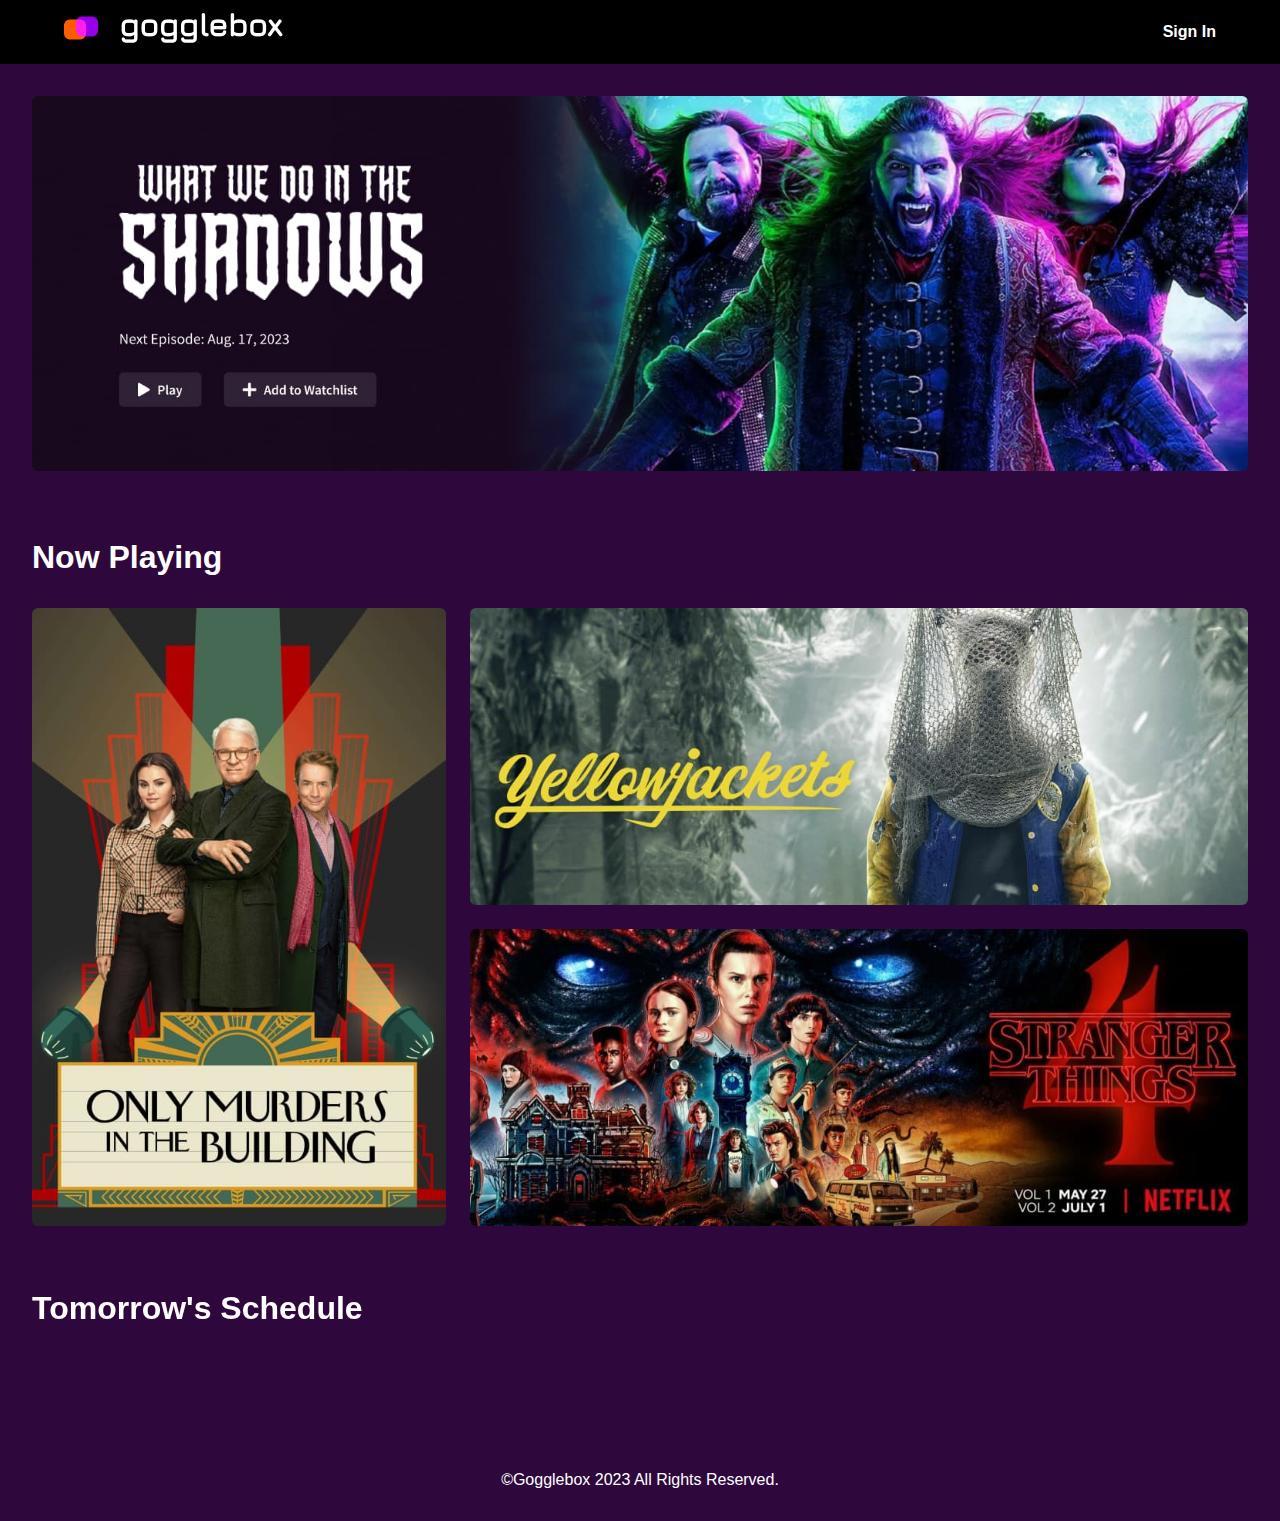
<file: projects/LivingSpaces.html>
<!DOCTYPE html>
<html lang="en">
<head>
    <title>Gogglebox</title>
    <meta charset="UTF-8">
    <meta name="viewport" content="width=device-width, initial-scale=1.0">
    <script src="https://ajax.googleapis.com/ajax/libs/jquery/3.7.1/jquery.min.js"></script>
</head>
<body>
    <header>
        <nav>
            <div class="container">
                <h1>
                    <a class="logo" href="#" aria-label="Gogglebox Home">
                        <img width="220px" height="40px" src="../images/living-spaces/2308_gogglebox_logo.png" alt="Gogglebox Logo" class="">
                    </a>
                </h1>
                <a href="#">Sign In</a>
            </div>
        </nav>
    </header>
    <main>
        <section id="hero" class="container">
            <picture>
                <source media="(max-width:580px)" srcset="../images/living-spaces/2308_mobile_hero.jpg">
                <img src="../images/living-spaces/2308_desktop_hero.jpg" alt="What We Do in the Shadows. Next Episode: August 17, 2023.">
            </picture>
        </section>
        <section id="now-playing" class="container">
            <h2>Now Playing</h2>
            <div class="row">
                <div class="column now-playing-left">
                    <img src="../images/living-spaces/2308_01_now_playing.jpg" alt="Only Murders in the Building">
                </div>
                <div class="column now-playing-right">
                    <img src="../images/living-spaces/2308_02_now_playing.jpg" alt="Yellowjackets">
                    <img src="../images/living-spaces/2308_03_now_playing.jpg" alt="Stranger Things 4">        
                </div>
            </div>
        </section>
        <section id="tomorrows-schedule" class="container">
            <h2>Tomorrow's Schedule</h2>
            <ul id="schedule-items" class="cards"></ul>
        </section>
    </main>
    <footer>
        <p>&copy;Gogglebox 2023 All Rights Reserved.</p>
    </footer>
</body>
</html>

<!-- My Styles -->
<style>
    body {
        display: flex;
        flex-direction: column;
        min-height: 100vh;
        margin: 0;
        padding: 0;
        font-family: Arial, sans-serif;
        color: #fff;
        background-color: #2E083D;
        overflow-x: hidden;
    }

    nav {
        background-color: #000;
    }

    nav .container {
        display: flex;
        align-items: center;
        justify-content: space-between;
        padding: .5rem 4rem;
    }

    nav a {
        color: #fff;
        text-decoration: none;
        font-weight: bold;
    }

    main {
        flex: 1;
    }

    img {
        width: 100%;
        height: auto;
        border-radius: 6px;
        object-fit: cover;
    }

    footer {
        text-align: center;
        padding: 1rem 0;
    }

    h1, h2 {
        margin: 0;
    }

    h2 {
        margin-bottom: 2rem;
        font-size: 2rem;
    }

    .container {
        max-width: 1620px;
        margin: auto;
        padding: 2rem;
    }

    .row {
        display: flex;
        flex-direction: row;
        gap: 1.5rem;
    }

    .column {
        display: flex;
        flex-direction: column;
    }

    .now-playing-left {
        width: calc(35% - .75rem);
    }

    .now-playing-left img {
        height: 100%;
    }

    .now-playing-right {
        width: calc(65% - .75rem);
    }
    
    .now-playing-right img:first-child {
        margin-bottom: 1.5rem;
    }

    #tomorrows-schedule {
        /* Right-side fade effect */
        --mask: linear-gradient(
            to right,
            rgba(0, 0, 0, 1) 0,
            rgba(0, 0, 0, 1) 80%,
            rgba(0, 0, 0, 0) 100%,
            rgba(0, 0, 0, 0) 0
        );
        -webkit-mask: var(--mask);
        mask: var(--mask);
    }

    #schedule-items {
        margin: 0;
        padding: 0 0 3rem 0;
    }

    /* Mobile Styles */
    @media screen and (max-width: 580px) {
        nav .container {
            padding: .5rem 1.5rem;
        }
        
        #hero {
            padding: 15px;
            padding-bottom: 0;
        }

        h2 {
            font-size: 1.5rem;
            margin-bottom: 1rem;
        }

        .row {
            flex-wrap: wrap;
            gap: 0;
            margin-left: 0;
            margin-right: 0;
        }

        .now-playing-left {
            width: 100%;
        }
        
        .now-playing-right {
            margin: 1.5rem 0 0 0;
            width: 100%;
        }

        #tomorrows-schedule {
            mask: none;
        }

        #schedule-items {
            margin-top: 0;
        }
    }
</style>

<!-- Card CSS - Modified from: https://codepen.io/tutsplus/pen/XWErZwq -->
<style>
    .cards {
        display: flex;
        list-style: none;
        overflow-x: scroll;
        scroll-snap-type: x mandatory;
    }

    .card {
        display: flex;
        flex-direction: column;
        flex: 0 0 100%;
        flex-basis: calc(50% - 10px);
        margin-right: 20px;
        background: var(--white);
        border-radius: 12px;
        box-shadow: 0 5px 15px rgba(0, 0, 0, 15%);
        scroll-snap-align: start;
        transition: all 0.2s;
    }

    .card:not(:last-child) {
        margin-right: 20px;
    }

    .card:hover {
        color: var(--white);
        background: var(--red);
    }

    .cards::-webkit-scrollbar {
        height: 12px;
    }

    .cards::-webkit-scrollbar-thumb,
    .cards::-webkit-scrollbar-track {
        border-radius: 92px;
    }

    .cards::-webkit-scrollbar-thumb {
        background: linear-gradient(to right, #FF5C00 , #CB2DF0);
    }

    .cards::-webkit-scrollbar-track {
        background: black;
    }

    /* show 3 cards on tablet */
    @media (min-width: 700px) {
        .card {
            flex-basis: calc(calc(100% / 3) - 20px);
        }

        .card:not(:last-child) {
            margin-right: 30px;
        }
    }

    /* show 6 cards on desktop */
    @media (min-width: 1100px) {
        .card {
            flex-basis: calc(calc(100% / 6) - 30px);
        }

        .card:not(:last-child) {
            margin-right: 40px;
        }
    }
</style>

<script>
    function dateTomorrow() {
        let date = new Date(); //get current date
        date.setDate(date.getDate() + 1); //add 1 day
        date = date.toLocaleDateString('en-CA'); //convert to string format: 'yyyy-mm-dd'
        return date;
    }

    $(document).ready(function(){

        // Get tomorrow's schedule
        $.ajax({url: `https://api.tvmaze.com/schedule?country=US&date=${dateTomorrow()}`, success: function(result){
            let resultArray = result.slice(0,24) //first 24 shows

            resultArray.forEach((item) => {
                let img = item.show.image ? item.show.image.medium : '';
                let card = `
                    <li class="card">
                        <img src="${img}" alt="${item.show.name}">       
                    </li>
                `;

                $('#schedule-items').append(card);
            });
        }});

    });
</script>
</file>
<file: styles/custom.css>
/* LINKS */
a:link, a:visited {
  text-decoration: none;
}

a:hover, a:active {
  text-decoration: underline;
  opacity: 80%;
}

/* PROJECT PAGE */
#project-head img {
  max-width: 100%;
  margin-bottom: 5px;
  background-color: lightgray;
  border-style: solid;
  border-color: gray;
  border-width: medium;
}

.grey-box {
  background-color: lightgray;
  border-style: solid;
  border-color: gray;
  border-width: thick;
}

/* OVERLAY IMAGES */
.overlay {
  position: absolute;
  top: 0;
  bottom: 0;
  left: 0;
  right: 0;
  height: 100%;
  width: 100%;
  opacity: 0;
  transition: .5s ease;
  background-color: #9f8a60ff;
}

.container {
  position: relative;
}

.thumbnail-image {
  display: block;
  background: black;
  margin: auto;
  max-width: 100%;
  max-height: 30vh;
  min-height: 200px;
}

.container:hover .overlay {
  opacity: 1;
}

.text {
  color: white;
  font-size: 20px;
  position: absolute;
  top: 50%;
  left: 50%;
  transform: translate(-50%, -50%);
  -ms-transform: translate(-50%, -50%);
}

/* TAGS */
.tag-language {
  background-color: #d3b375ff;
  color: black;
  margin-bottom: 5px;
  padding-top: 3px;
}

.tag-software {
  background-color: #a89d88ff;
  color: black;
  margin-bottom: 5px;
  padding-top: 3px;
}

.tag-other {
  background-color: #9f8a60ff;
  color: black;
  margin-bottom: 5px;
  padding-top: 3px;
}

/* ANIMATIONS */
.motion-scroll {
  animation: scroll 60s linear infinite;
}

@keyframes scroll {
   100%{
     /* Vertical is set to height of background image to loop */
    background-position:0% 595px;
  }
}

/* FONT */
html,body,h1,h2,h3,h4,h5,h6 {
  font-family: "Josefin Sans", sans-serif
}

/* SCROLLBAR */
::-webkit-scrollbar {
  width: 20px;
}

/* Handle */
::-webkit-scrollbar-thumb {
  background: #d3b375ff;
}
</file>
